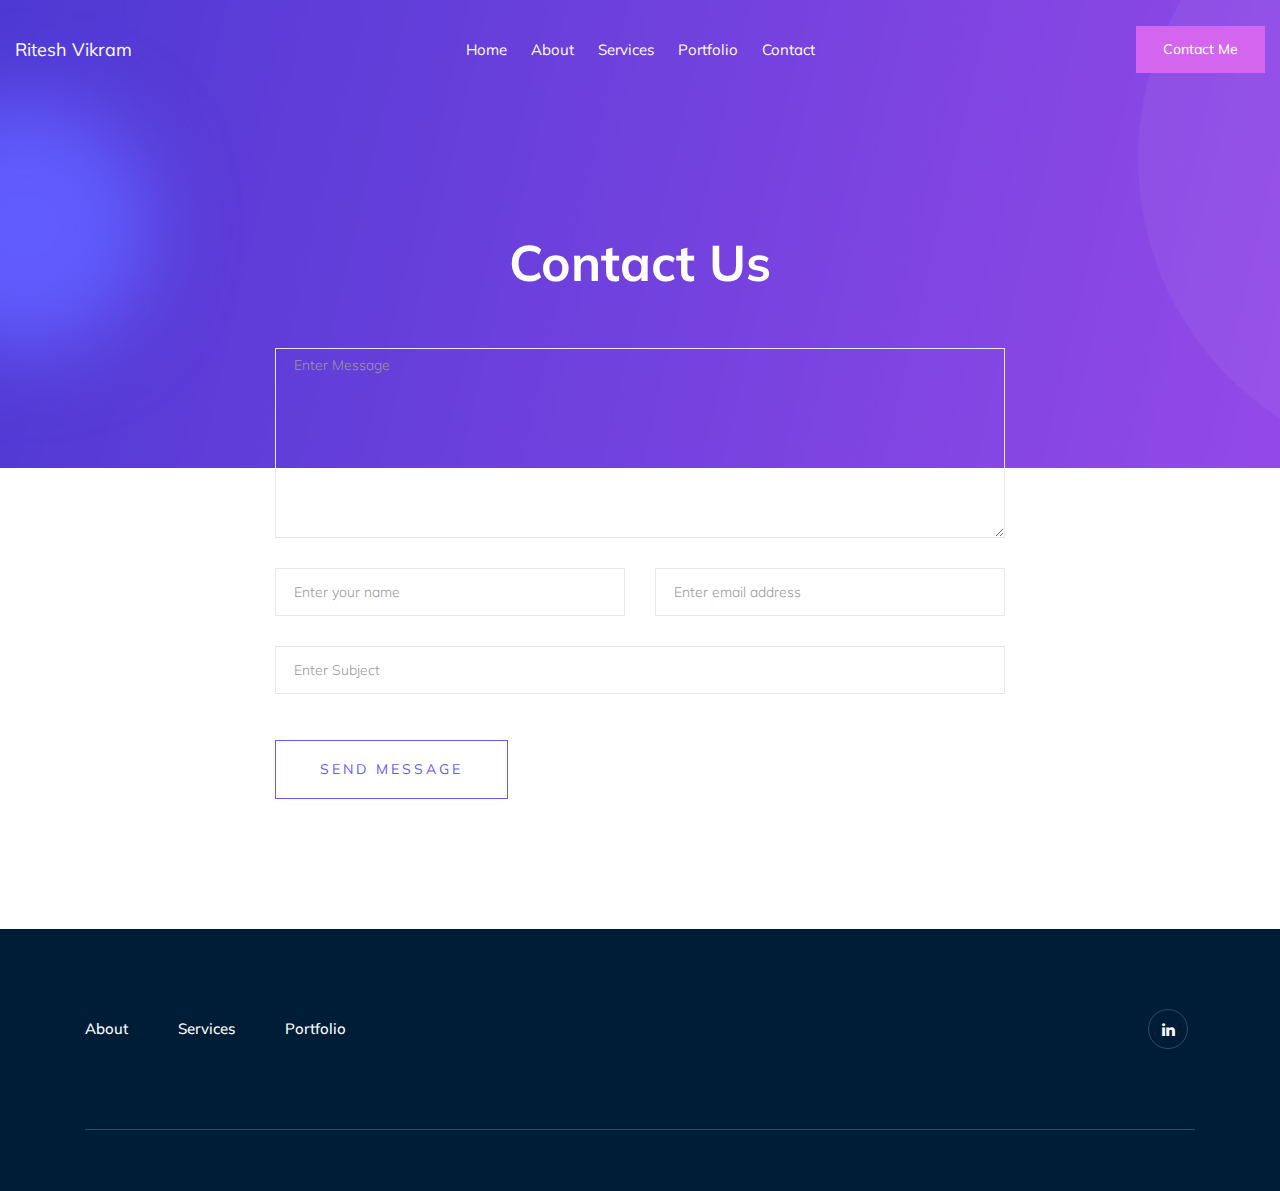
<file: contact.html>
<!doctype html>
<html class="no-js" lang="zxx">

<head>
    <meta charset="utf-8">
    <meta http-equiv="x-ua-compatible" content="ie=edge">
    <title>Ritesh Vikram</title>
    <meta name="description" content="">
    <meta name="viewport" content="width=device-width, initial-scale=1">

    <!-- <link rel="manifest" href="site.webmanifest"> -->
    <!-- Place favicon.ico in the root directory -->

    <!-- CSS here -->
    <link rel="stylesheet" href="css/bootstrap.min.css">
    <link rel="stylesheet" href="css/owl.carousel.min.css">
    <link rel="stylesheet" href="css/magnific-popup.css">
    <link rel="stylesheet" href="css/font-awesome.min.css">
    <link rel="stylesheet" href="css/themify-icons.css">
    <link rel="stylesheet" href="css/nice-select.css">
    <link rel="stylesheet" href="css/flaticon.css">
    <link rel="stylesheet" href="css/gijgo.css">
    <link rel="stylesheet" href="css/animate.min.css">
    <link rel="stylesheet" href="css/slick.css">
    <link rel="stylesheet" href="css/slicknav.css">
    <link rel="stylesheet" href="css/style.css">
    <!-- <link rel="stylesheet" href="css/responsive.css"> -->
</head>

<body>
    <!--[if lte IE 9]>
            <p class="browserupgrade">You are using an <strong>outdated</strong> browser. Please <a href="https://browsehappy.com/">upgrade your browser</a> to improve your experience and security.</p>
        <![endif]-->

    <!-- header-start -->
    <header>
        <div class="header-area ">
            <div id="sticky-header" class="main-header-area">
                <div class="container-fluid">
                    <div class="row align-items-center">
                        <div class="col-xl-3 col-lg-2">
                            <div class="logo" >
                                <a href="index.html" style="color: white; font: bold; font-size: large;">
                                    Ritesh Vikram
                                </a>
                            </div>
                        </div>
                        <div class="col-xl-6 col-lg-7">
                            <div class="main-menu  d-none d-lg-block">
                                <nav>
                                    <ul id="navigation">
                                        <li><a class="active" href="index.html">home</a></li>
                                        <li><a href="#about">About</a></li>
                                        <li><a href="#services">Services</a></li>
                                        <li><a href="portfolio.html">Portfolio</a></li>
                                        <li><a href="contact.html">Contact</a></li>
                                    </ul>
                                </nav>
                            </div>
                        </div>
                        <div class="col-xl-3 col-lg-3 d-none d-lg-block">
                            <div class="Appointment">
                                <div class="book_btn d-none d-lg-block">
                                    <a  href="#">Contact Me</a>
                                </div>
                            </div>
                        </div>
                        <div class="col-12">
                            <div class="mobile_menu d-block d-lg-none"></div>
                        </div>
                    </div>
                </div>
            </div>
        </div>
    </header>
    <!-- header-end -->

    <!-- bradcam_area  -->
    <div class="bradcam_area bradcam_bg_1">
        <div class="container">
            <div class="row">
                <div class="col-xl-12">
                    <div class="bradcam_text text-center">
                        <h3>Contact Us</h3>
                    </div>
                </div>
            </div>
        </div>
    </div>
    <!-- /bradcam_area  -->

  <!-- ================ contact section start ================= -->
  <section class="contact-section section_padding">
    <div class="container">
      <div class="row" style="justify-content: center; align-items: center;">
        <div class="col-lg-8">
          <form class="form-contact contact_form" action="contact_process.php" method="post" id="contactForm" novalidate="novalidate">
            <div class="row">
              <div class="col-12">
                <div class="form-group">
                  
                    <textarea class="form-control w-100" name="message" id="message" cols="30" rows="9" onfocus="this.placeholder = ''" onblur="this.placeholder = 'Enter Message'" placeholder = 'Enter Message' style="color: white;"></textarea>
                </div>
              </div>
              <div class="col-sm-6">
                <div class="form-group">
                  <input class="form-control" name="name" id="name" type="text" onfocus="this.placeholder = ''" onblur="this.placeholder = 'Enter your name'" placeholder = 'Enter your name'>
                </div>
              </div>
              <div class="col-sm-6">
                <div class="form-group">
                  <input class="form-control" name="email" id="email" type="email" onfocus="this.placeholder = ''" onblur="this.placeholder = 'Enter email address'" placeholder = 'Enter email address'>
                </div>
              </div>
              <div class="col-12">
                <div class="form-group">
                  <input class="form-control" name="subject" id="subject" type="text" onfocus="this.placeholder = ''" onblur="this.placeholder = 'Enter Subject'" placeholder = 'Enter Subject'>
                </div>
              </div>
            </div>
            <div class="form-group mt-3">
              <button type="submit" class="button button-contactForm btn_4 boxed-btn">Send Message</button>
            </div>
          </form>
        </div>
      </div>
    </div>
  </section>
  <!-- ================ contact section end ================= -->

    <!-- footer start -->
    <footer class="footer">
        <div class="footer_top">
            <div class="container">
                <div class="row align-items-center">
                    <div class="col-xl-6 col-md-6">
                        <div class="menu_links">
                            <ul>
                                <li><a href="#about">About</a></li>
                                <li><a href="#services">Services</a></li>
                                <li><a href="portfolio.html">Portfolio</a></li>
                            </ul>
                        </div>
                    </div>
                    <div class="col-xl-6 col-md-6">
                        <div class="socail_links">
                            <ul>
                            <!--<li><a href="#"> <i class="fa fa-facebook"></i> </a></li>
                                <li><a href="#"> <i class="fa fa-twitter"></i> </a></li>
                                <li><a href="#"> <i class="fa fa-google-plus"></i> </a></li>
                            --><li><a href="https://www.linkedin.com/in/riteshvikram/" target="_blank"> <i class="fa fa-linkedin"></i> </a></li>
                                </ul>
                        </div>
                    </div>
                </div>
            </div>
        </div>
        <div class="copy-right_text">
            <div class="container">
                <div class="footer_border"></div>
                <div class="row">
                    <div class="col-xl-12">
                        <p class="copy_right text-center">
                            <!-- Link back to Colorlib can't be removed. Template is licensed under CC BY 3.0. -->

<!-- Link back to Colorlib can't be removed. Template is licensed under CC BY 3.0. -->
                        </p>
                    </div>
                </div>
            </div>
        </div>
    </footer>
    <!--/ footer end  -->

  <!-- JS here -->
  <script src="js/vendor/modernizr-3.5.0.min.js"></script>
  <script src="js/vendor/jquery-1.12.4.min.js"></script>
  <script src="js/popper.min.js"></script>
  <script src="js/bootstrap.min.js"></script>
  <script src="js/owl.carousel.min.js"></script>
  <script src="js/isotope.pkgd.min.js"></script>
  <script src="js/ajax-form.js"></script>
  <script src="js/waypoints.min.js"></script>
  <script src="js/jquery.counterup.min.js"></script>
  <script src="js/imagesloaded.pkgd.min.js"></script>
  <script src="js/scrollIt.js"></script>
  <script src="js/jquery.scrollUp.min.js"></script>
  <script src="js/wow.min.js"></script>
  <script src="js/nice-select.min.js"></script>
  <script src="js/jquery.slicknav.min.js"></script>
  <script src="js/jquery.magnific-popup.min.js"></script>
  <script src="js/plugins.js"></script>
  <script src="js/gijgo.min.js"></script>

  <!--contact js-->
  <script src="js/contact.js"></script>
  <script src="js/jquery.ajaxchimp.min.js"></script>
  <script src="js/jquery.form.js"></script>
  <script src="js/jquery.validate.min.js"></script>
  <script src="js/mail-script.js"></script>

  <script src="js/main.js"></script>
</body>

</html>
</file>
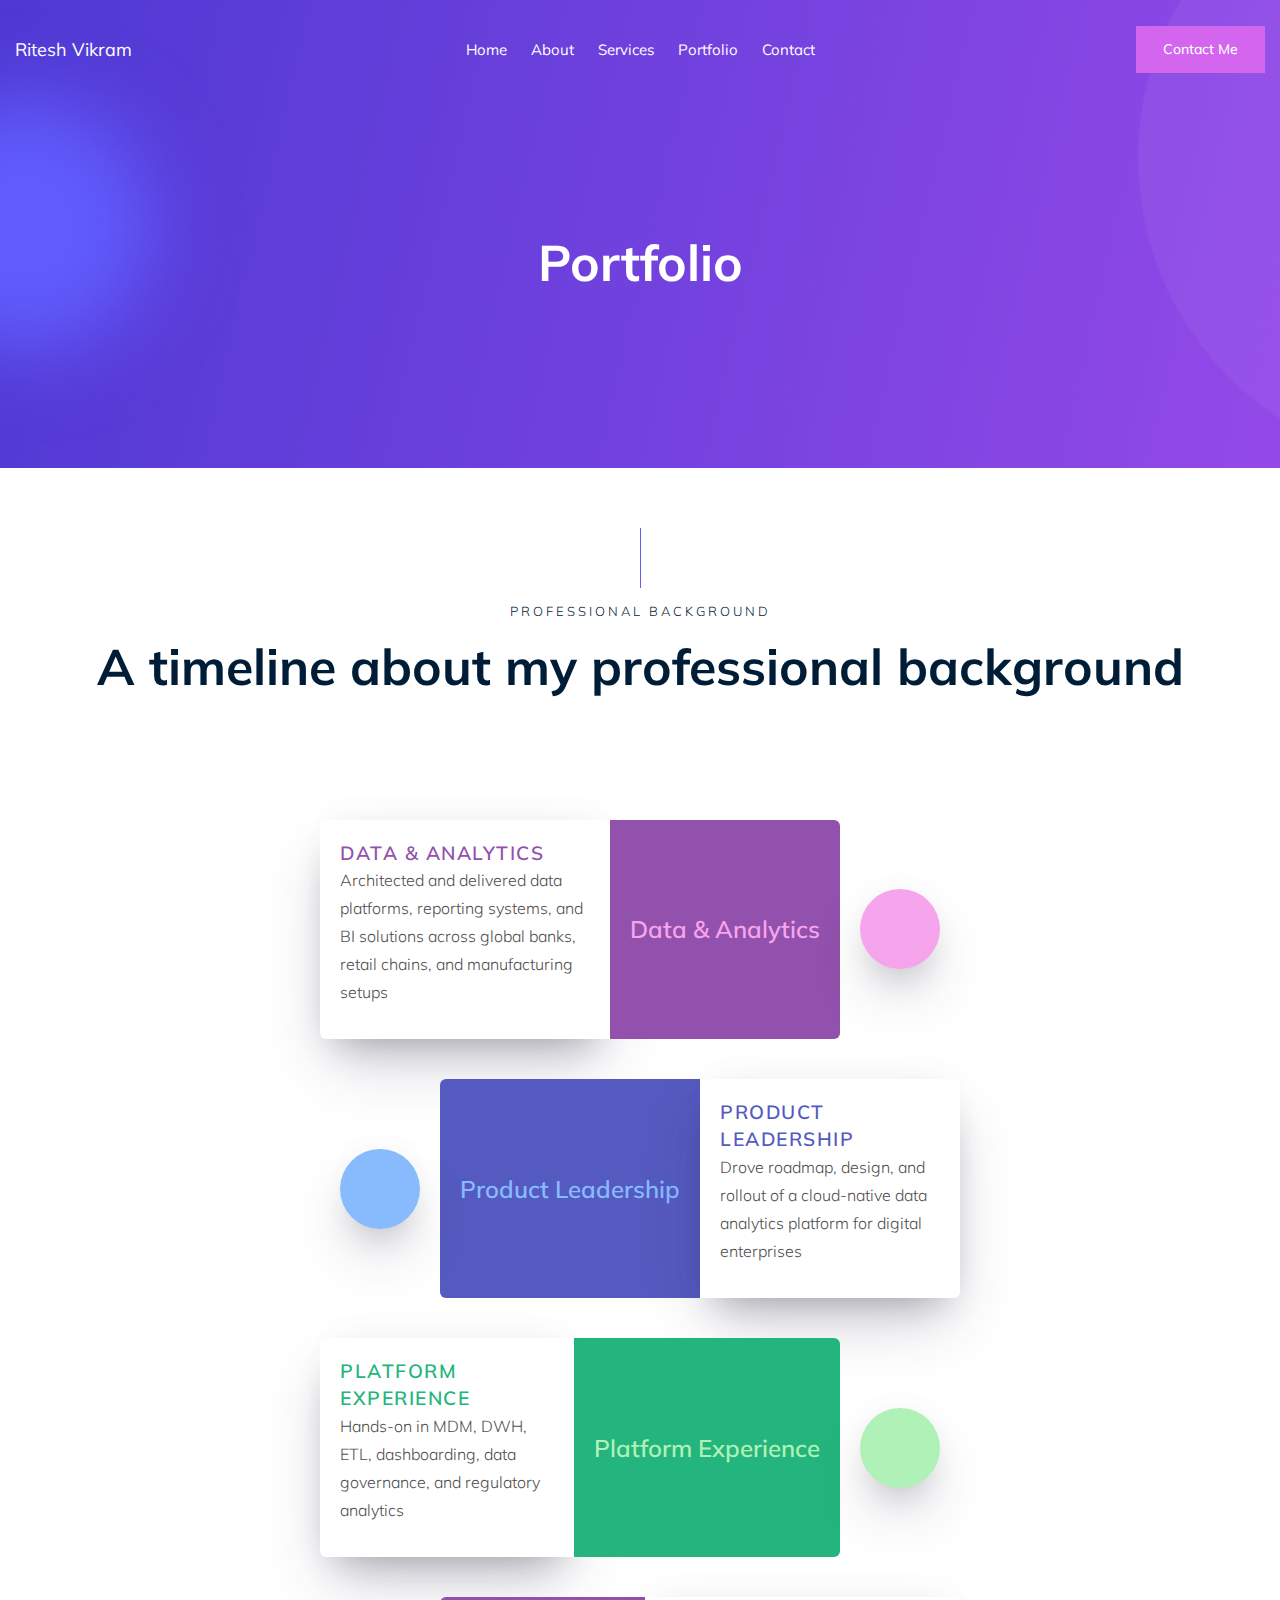
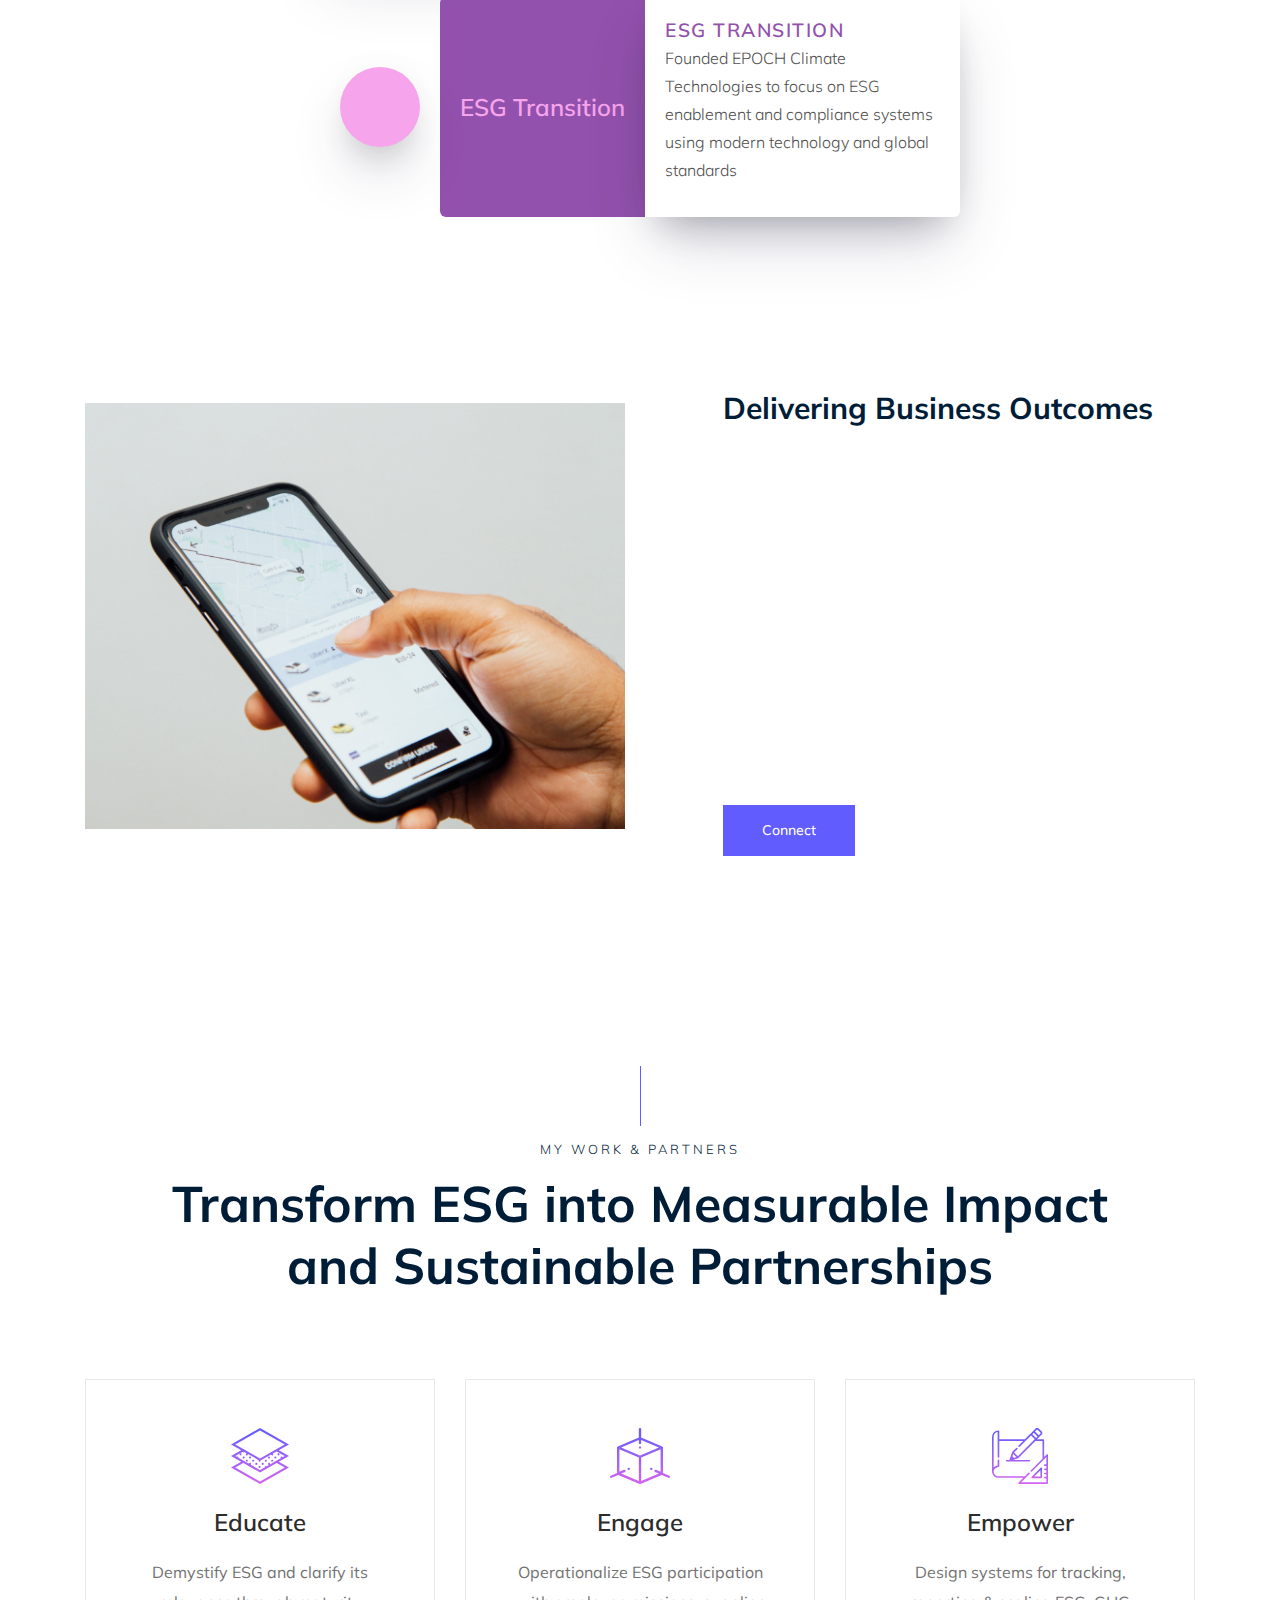
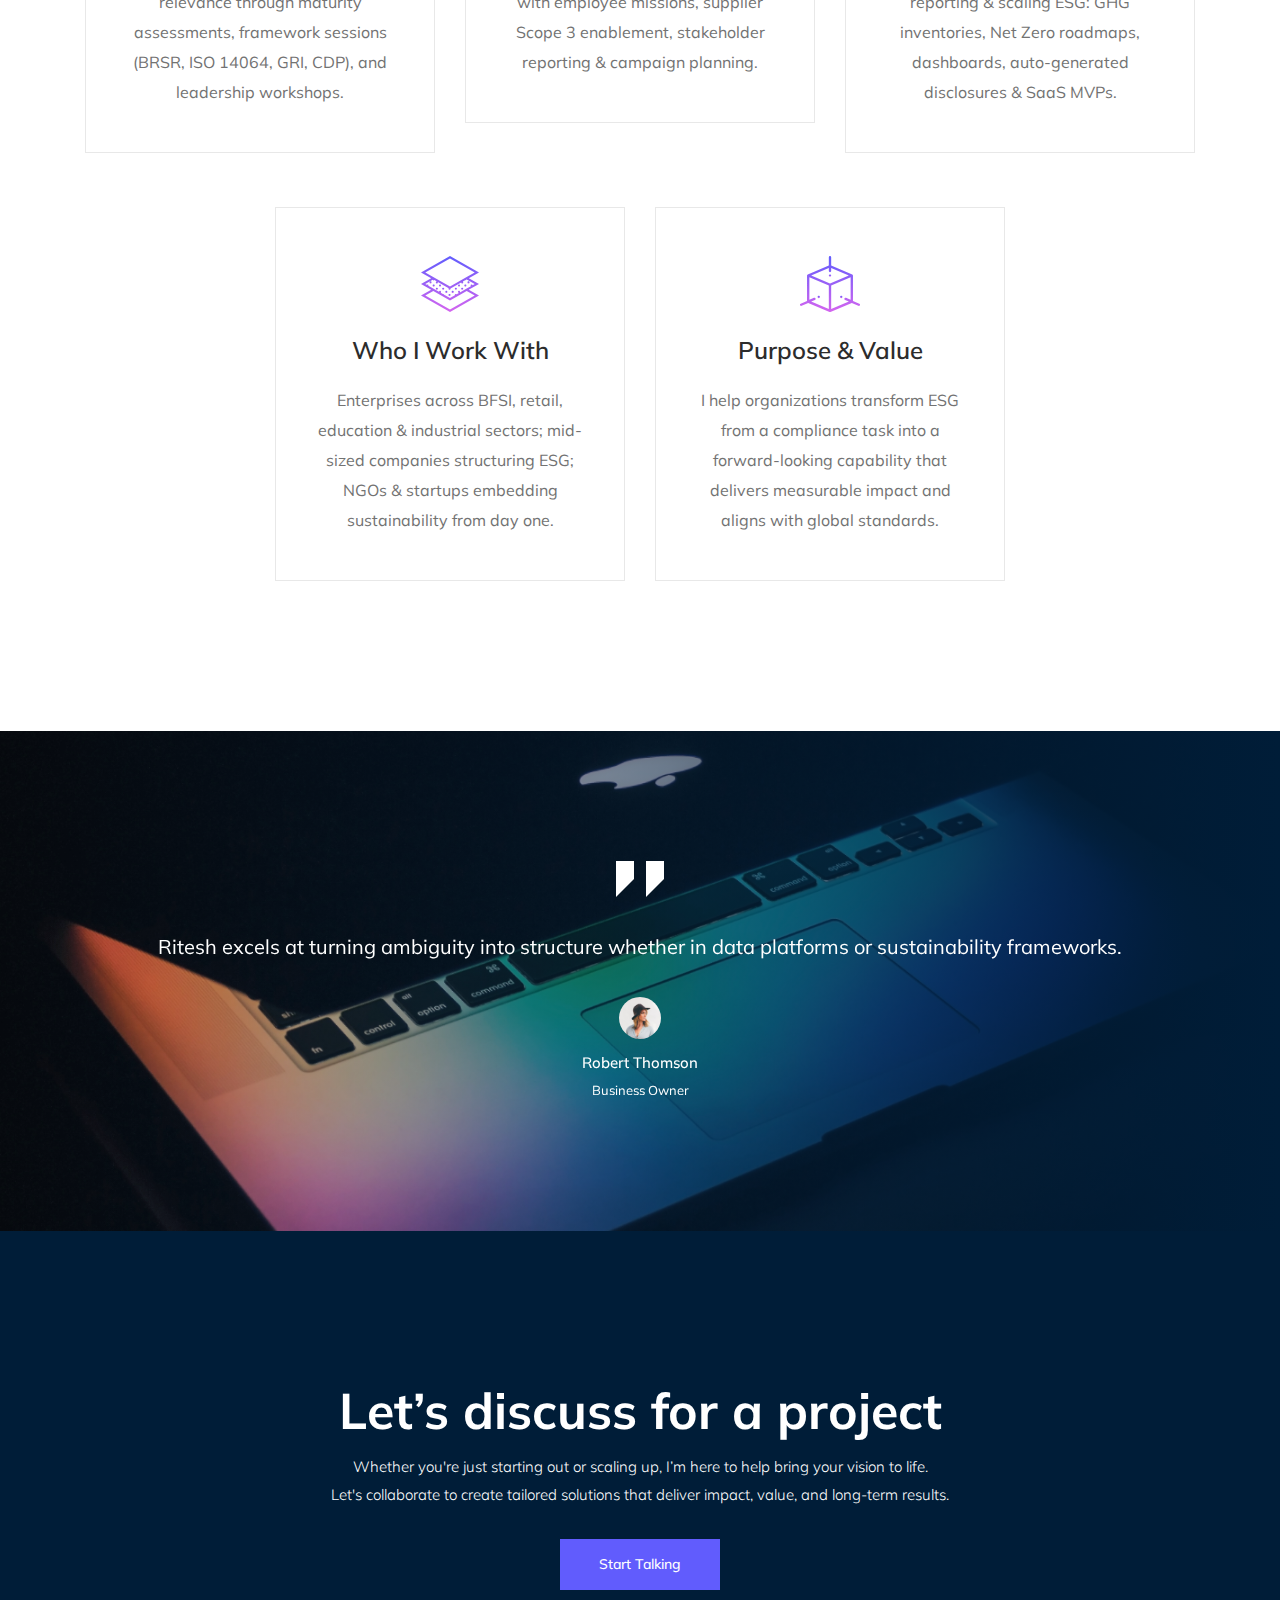
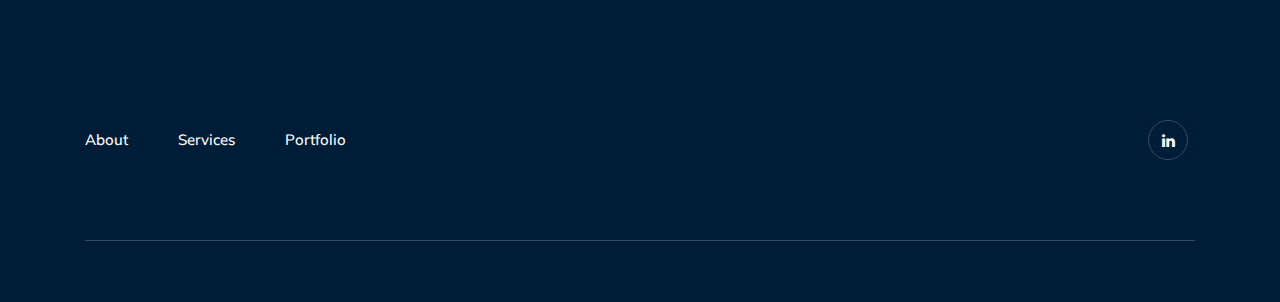
<file: portfolio.html>
<!doctype html>
<html class="no-js" lang="zxx">

<head>
    <meta charset="utf-8">
    <meta http-equiv="x-ua-compatible" content="ie=edge">
    <title>Ritesh Vikram</title>
    <meta name="description" content="">
    <meta name="viewport" content="width=device-width, initial-scale=1">

    <!-- <link rel="manifest" href="site.webmanifest"> -->
    <!-- Place favicon.ico in the root directory -->

    <!-- CSS here -->
    <link rel="stylesheet" href="css/bootstrap.min.css">
    <link rel="stylesheet" href="css/owl.carousel.min.css">
    <link rel="stylesheet" href="css/magnific-popup.css">
    <link rel="stylesheet" href="css/font-awesome.min.css">
    <link rel="stylesheet" href="css/themify-icons.css">
    <link rel="stylesheet" href="css/nice-select.css">
    <link rel="stylesheet" href="css/flaticon.css">
    <link rel="stylesheet" href="css/gijgo.css">
    <link rel="stylesheet" href="css/animate.min.css">
    <link rel="stylesheet" href="css/slick.css">
    <link rel="stylesheet" href="css/slicknav.css">
    <link rel="stylesheet" href="css/style.css">
    <!-- <link rel="stylesheet" href="css/responsive.css"> -->
</head>

<body>
    <!--[if lte IE 9]>
            <p class="browserupgrade">You are using an <strong>outdated</strong> browser. Please <a href="https://browsehappy.com/">upgrade your browser</a> to improve your experience and security.</p>
        <![endif]-->

    <!-- header-start -->
    <header>
        <div class="header-area ">
            <div id="sticky-header" class="main-header-area">
                <div class="container-fluid">
                    <div class="row align-items-center">
                        <div class="col-xl-3 col-lg-2">
                            <div class="logo" >
                                <a href="index.html" style="color: white; font: bold; font-size: large;">
                                    Ritesh Vikram
                                </a>
                            </div>
                        </div>
                        <div class="col-xl-6 col-lg-7">
                            <div class="main-menu  d-none d-lg-block">
                                <nav>
                                    <ul id="navigation">
                                        <li><a class="active" href="index.html">home</a></li>
                                        <li><a href="#about">About</a></li>
                                        <li><a href="#services">Services</a></li>
                                        <li><a href="portfolio.html">Portfolio</a></li>
                                        <li><a href="contact.html">Contact</a></li>
                                    </ul>
                                </nav>
                            </div>
                        </div>
                        <div class="col-xl-3 col-lg-3 d-none d-lg-block">
                            <div class="Appointment">
                                <div class="book_btn d-none d-lg-block">
                                    <a  href="#">Contact Me</a>
                                </div>
                            </div>
                        </div>
                        <div class="col-12">
                            <div class="mobile_menu d-block d-lg-none"></div>
                        </div>
                    </div>
                </div>
            </div>
        </div>
    </header>
    <!-- header-end -->

    <!-- bradcam_area  -->
    <div class="bradcam_area bradcam_bg_1">
        <div class="container">
            <div class="row">
                <div class="col-xl-12">
                    <div class="bradcam_text text-center">
                        <h3>Portfolio</h3>
                    </div>
                </div>
            </div>
        </div>
    </div>
    <!-- /bradcam_area  -->

    <!-- professional_area  -->
    <div class="service_area">
        <div class="container">
            <div class="row">
                <div class="col-xl-12">
                    <div class="section_title text-center mb-65">
                        <span>Professional Background</span>
                        <h3>A timeline about my professional background</h3>
                    </div>
                </div>
            </div>
            <div class="timeline"> 
              <div class="timeline__event  animated fadeInUp delay-3s timeline__event--type1">
                <div class="timeline__event__icon ">
                  <i class="lni-cake"></i>
                
                </div>
                <div class="timeline__event__date">
                  Data & Analytics
                </div>
                <div class="timeline__event__content ">
                  <div class="timeline__event__title">
                    Data & Analytics
                  </div>
                  <div class="timeline__event__description">
                    <p>Architected and delivered data platforms, reporting systems, and BI solutions across global banks, retail chains, and manufacturing setups</p>
                  </div>
                </div>
              </div>
              <div class="timeline__event animated fadeInUp delay-2s timeline__event--type2">
                <div class="timeline__event__icon">
                  <i class="lni-burger"></i>
                
                </div>
                <div class="timeline__event__date">
                  Product Leadership
                </div>
                <div class="timeline__event__content">
                  <div class="timeline__event__title">
                    Product Leadership
                  </div>
                  <div class="timeline__event__description">
                    <p>Drove roadmap, design, and rollout of a cloud-native data analytics platform for digital enterprises</p>
                  </div>
                </div>
              </div>
              <div class="timeline__event animated fadeInUp delay-1s timeline__event--type3">
                <div class="timeline__event__icon">
                  <i class="lni-slim"></i>
                
                </div>
                <div class="timeline__event__date">
                  Platform Experience
                </div>
                <div class="timeline__event__content">
                  <div class="timeline__event__title">
                    Platform Experience
                  </div>
                  <div class="timeline__event__description">
                    <p>Hands-on in MDM, DWH, ETL, dashboarding, data governance, and regulatory analytics</p>
                  </div>
                
                </div>
              </div>
              <div class="timeline__event animated fadeInUp timeline__event--type1">
                <div class="timeline__event__icon">
                  <i class="lni-cake"></i>
                
                </div>
                <div class="timeline__event__date">
                  ESG Transition
                </div>
                <div class="timeline__event__content">
                  <div class="timeline__event__title">
                    ESG Transition
                  </div>
                  <div class="timeline__event__description">
                    <p>Founded EPOCH Climate Technologies to focus on ESG enablement and compliance systems using modern technology and global standards</p>
                  </div>
                </div>
              </div>
            
            </div>
        </div>
    </div>
    <!--/ professional_area  -->

<!-- business_outcome_area -->
<div class="project_area">
  <div class="container">
    <div class="row align-items-center">
      <!-- Left: Image -->
      <div class="col-xl-6">
        <div class="projects_thumb">
          <img src="img/about/projects.png" alt="Business Outcomes Delivered">
        </div>
      </div>

      <!-- Right: Content -->
      <div class="col-xl-6">
        <div class="projects_info">
          <h3>Delivering Business Outcomes</h3>
          <ul class="business_outcomes_list">
            <li><strong>Regulatory Alignment</strong> – Stay audit-ready and meet frameworks like BRSR, GRI, CSRD</li>
            <li><strong>Cost & Carbon Efficiency</strong> – Identify reduction areas through data-backed planning</li>
            <li><strong>Data-Driven Communication</strong> – Track and report ESG metrics with confidence</li>
            <li><strong>Stakeholder Engagement</strong> – Involve employees, vendors, and partners in verifiable action</li>
            <li><strong>Digital Maturity</strong> – Scale ESG operations with reliable tools, not spreadsheets</li>
          </ul>
          <a href="contact.html" class="boxed-btn3">Connect</a>
        </div>
      </div>
    </div>
  </div>
</div>
<!-- /business_outcome_area -->

<!-- what_i_do_and_who_i_work_with -->
<div class="service_area">
    <div class="container">
        <div class="row">
            <div class="col-xl-12">
                <div class="section_title text-center mb-65">
                    <span>My Work & Partners</span>
                    <h3>Transform ESG into Measurable Impact<br>and Sustainable Partnerships</h3>
                </div>
            </div>
        </div>
        <div class="row">
            <!-- Educate -->
            <div class="col-xl-4 col-md-4">
                <div class="single_service text-center">
                    <div class="icon">
                        <img src="img/svg_icon/1.svg" alt="">
                    </div>
                    <h3>Educate</h3>
                    <p>Demystify ESG and clarify its relevance through maturity assessments, framework sessions (BRSR, ISO 14064, GRI, CDP), and leadership workshops.</p>
                </div>
            </div>

            <!-- Engage -->
            <div class="col-xl-4 col-md-4">
                <div class="single_service text-center">
                    <div class="icon">
                        <img src="img/svg_icon/3.svg" alt="">
                    </div>
                    <h3>Engage</h3>
                    <p>Operationalize ESG participation with employee missions, supplier Scope 3 enablement, stakeholder reporting & campaign planning.</p>
                </div>
            </div>

            <!-- Empower -->
            <div class="col-xl-4 col-md-4">
                <div class="single_service text-center">
                    <div class="icon">
                        <img src="img/svg_icon/2.svg" alt="">
                    </div>
                    <h3>Empower</h3>
                    <p>Design systems for tracking, reporting & scaling ESG: GHG inventories, Net Zero roadmaps, dashboards, auto-generated disclosures & SaaS MVPs.</p>
                </div>
            </div>
        </div>

        <div class="row mt-4">
            <!-- Who I Work With -->
            <div class="col-xl-4 col-md-4 offset-xl-2">
                <div class="single_service text-center">
                    <div class="icon">
                        <img src="img/svg_icon/1.svg" alt="">
                    </div>
                    <h3>Who I Work With</h3>
                    <p>Enterprises across BFSI, retail, education & industrial sectors; mid-sized companies structuring ESG; NGOs & startups embedding sustainability from day one.</p>
                </div>
            </div>

            <!-- Extra: Purpose or Value -->
            <div class="col-xl-4 col-md-4">
                <div class="single_service text-center">
                    <div class="icon">
                        <img src="img/svg_icon/3.svg" alt="">
                    </div>
                    <h3>Purpose & Value</h3>
                    <p>I help organizations transform ESG from a compliance task into a forward-looking capability that delivers measurable impact and aligns with global standards.</p>
                </div>
            </div>
        </div>
    </div>
</div>
<!--/ what_i_do_and_who_i_work_with -->


    <!-- testimonial_area  -->
    <div class="testimonial_area ">
            <div class="container">
                <div class="row">
                    <div class="col-xl-12">
                        <div class="testmonial_active owl-carousel">
                            <div class="single_carousel">
                                    <div class="single_testmonial text-center">
                                            <div class="quote">
                                                <img src="img/testmonial/quote.svg" alt="">
                                            </div>
                                            <p>Ritesh excels at turning ambiguity into structure <br> whether in data platforms or sustainability frameworks. </p>
                                            <div class="testmonial_author">
                                                <div class="thumb">
                                                        <img src="img/testmonial/thumb.png" alt="">
                                                </div>
                                                <h3>Robert Thomson</h3>
                                                <span>Business Owner</span>
                                            </div>
                                        </div>
                            </div>
                            <div class="single_carousel">
                                    <div class="single_testmonial text-center">
                                            <div class="quote">
                                                <img src="img/testmonial/quote.svg" alt="">
                                            </div>
                                            <p>His strength lies in bridging enterprise data architectures with <br> ESG strategy and implementation. </p>
                                            <div class="testmonial_author">
                                                <div class="thumb">
                                                        <img src="img/testmonial/thumb.png" alt="">
                                                </div>
                                                <h3>Robert Thomson</h3>
                                                <span>Business Owner</span>
                                            </div>
                                        </div>
                            </div>
                            <div class="single_carousel">
                                    <div class="single_testmonial text-center">
                                            <div class="quote">
                                                <img src="img/testmonial/quote.svg" alt="">
                                            </div>
                                            <p>He delivers rigor and repeatability — from risk reporting in <br> banks to carbon reduction planning in retail</p>
                                            <div class="testmonial_author">
                                                <div class="thumb">
                                                        <img src="img/testmonial/thumb.png" alt="">
                                                </div>
                                                <h3>Robert Thomson</h3>
                                                <span>Business Owner</span>
                                            </div>
                                        </div>
                            </div>
                        </div>
                    </div>
                </div>
            </div>
        </div>
        <!-- /testimonial_area  -->
    
    <div class="discuss_projects">
        <div class="container">
            <div class="row">
                <div class="col-xl-12">
                    <div class="project_text text-center">
                        <h3>Let’s discuss for a project</h3>
                        <p>Whether you're just starting out or scaling up, I’m here to help bring your vision to life. <br> Let's collaborate to create tailored solutions that deliver impact, value, and long-term results.</p>
                        <a class="boxed-btn3" href="contact.html">Start Talking</a>
                    </div>
                </div>
            </div>
        </div>
    </div>

    <!-- footer start -->
    <footer class="footer">
        <div class="footer_top">
            <div class="container">
                <div class="row align-items-center">
                    <div class="col-xl-6 col-md-6">
                        <div class="menu_links">
                            <ul>
                                <li><a href="#about">About</a></li>
                                <li><a href="#services">Services</a></li>
                                <li><a href="portfolio.html">Portfolio</a></li>
                            </ul>
                        </div>
                    </div>
                    <div class="col-xl-6 col-md-6">
                        <div class="socail_links">
                            <ul>
                            <!--<li><a href="#"> <i class="fa fa-facebook"></i> </a></li>
                                <li><a href="#"> <i class="fa fa-twitter"></i> </a></li>
                                <li><a href="#"> <i class="fa fa-google-plus"></i> </a></li>
                            --><li><a href="https://www.linkedin.com/in/riteshvikram/" target="_blank"> <i class="fa fa-linkedin"></i> </a></li>
                                </ul>
                        </div>
                    </div>
                </div>
            </div>
        </div>
        <div class="copy-right_text">
            <div class="container">
                <div class="footer_border"></div>
                <div class="row">
                    <div class="col-xl-12">
                        <p class="copy_right text-center">
                            <!-- Link back to Colorlib can't be removed. Template is licensed under CC BY 3.0. -->

<!-- Link back to Colorlib can't be removed. Template is licensed under CC BY 3.0. -->
                        </p>
                    </div>
                </div>
            </div>
        </div>
    </footer>
    <!--/ footer end  -->

    <!-- JS here -->
    <script src="js/vendor/modernizr-3.5.0.min.js"></script>
    <script src="js/vendor/jquery-1.12.4.min.js"></script>
    <script src="js/popper.min.js"></script>
    <script src="js/bootstrap.min.js"></script>
    <script src="js/owl.carousel.min.js"></script>
    <script src="js/isotope.pkgd.min.js"></script>
    <script src="js/ajax-form.js"></script>
    <script src="js/waypoints.min.js"></script>
    <script src="js/jquery.counterup.min.js"></script>
    <script src="js/imagesloaded.pkgd.min.js"></script>
    <script src="js/scrollIt.js"></script>
    <script src="js/jquery.scrollUp.min.js"></script>
    <script src="js/wow.min.js"></script>
    <script src="js/nice-select.min.js"></script>
    <script src="js/jquery.slicknav.min.js"></script>
    <script src="js/jquery.magnific-popup.min.js"></script>
    <script src="js/plugins.js"></script>
    <script src="js/gijgo.min.js"></script>

    <!--contact js-->
    <script src="js/contact.js"></script>
    <script src="js/jquery.ajaxchimp.min.js"></script>
    <script src="js/jquery.form.js"></script>
    <script src="js/jquery.validate.min.js"></script>
    <script src="js/mail-script.js"></script>

    <script src="js/main.js"></script>
    <script>
        function isElementInViewport(el) {
          const rect = el.getBoundingClientRect();
          return rect.top <= window.innerHeight && rect.bottom >= 0;
        }
        
        function animateBusinessOutcomes() {
          const section = document.querySelector('.project_area');
          if (isElementInViewport(section)) {
            section.classList.add('active');
            window.removeEventListener('scroll', animateBusinessOutcomes);
          }
        }
        
        window.addEventListener('scroll', animateBusinessOutcomes);
    </script>
</body>

</html>
</file>
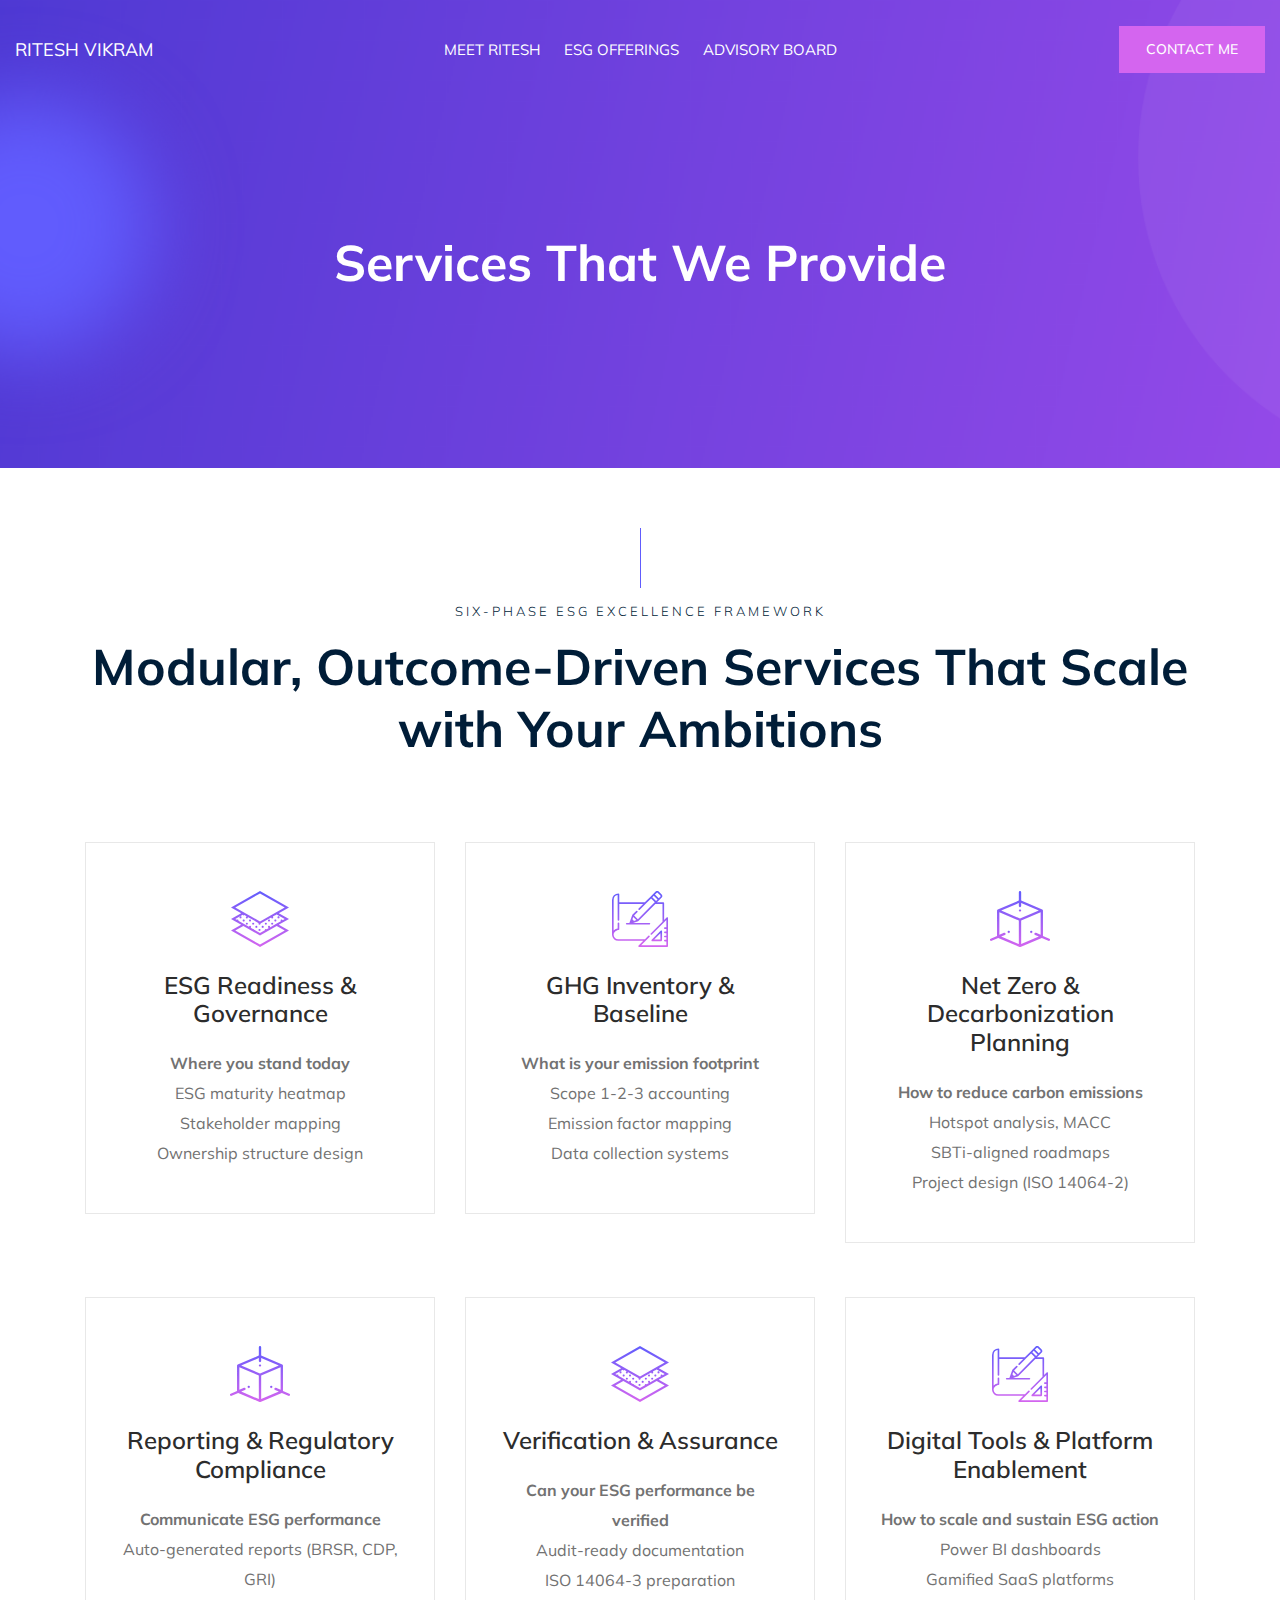
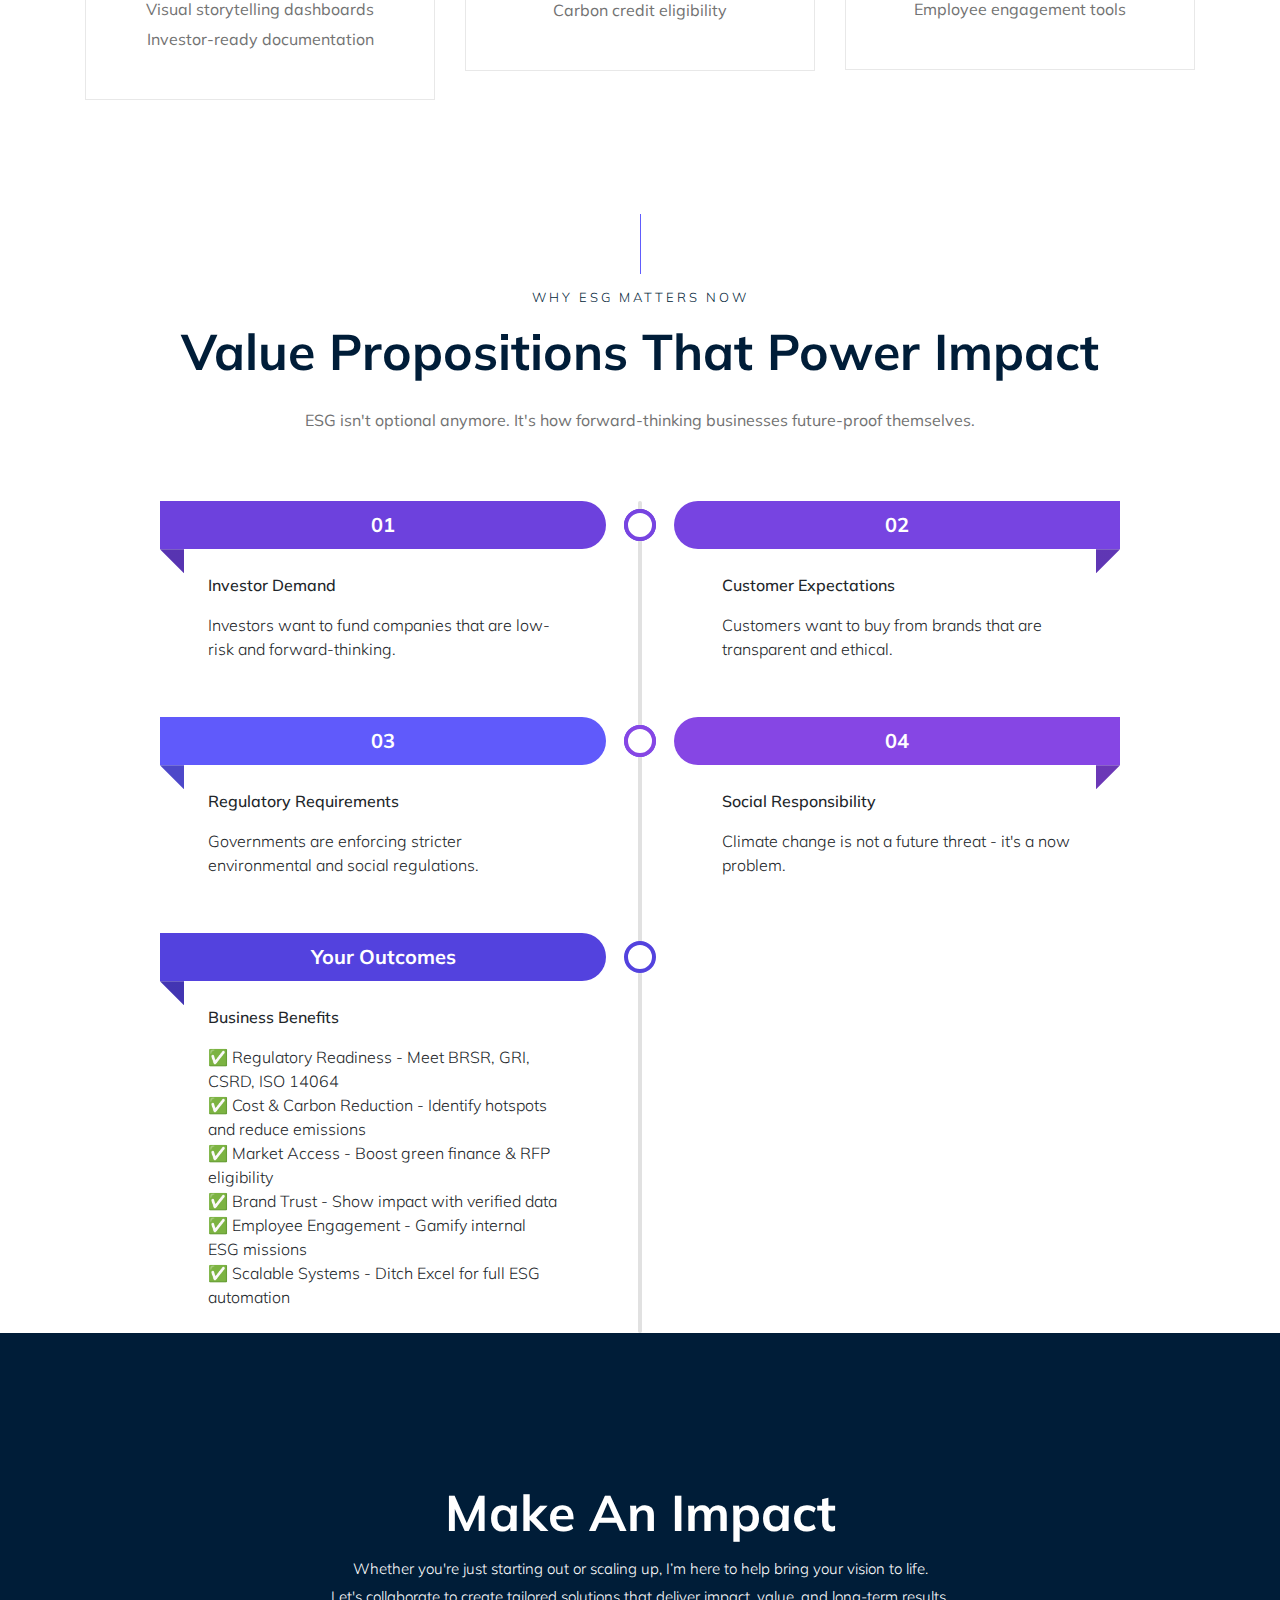
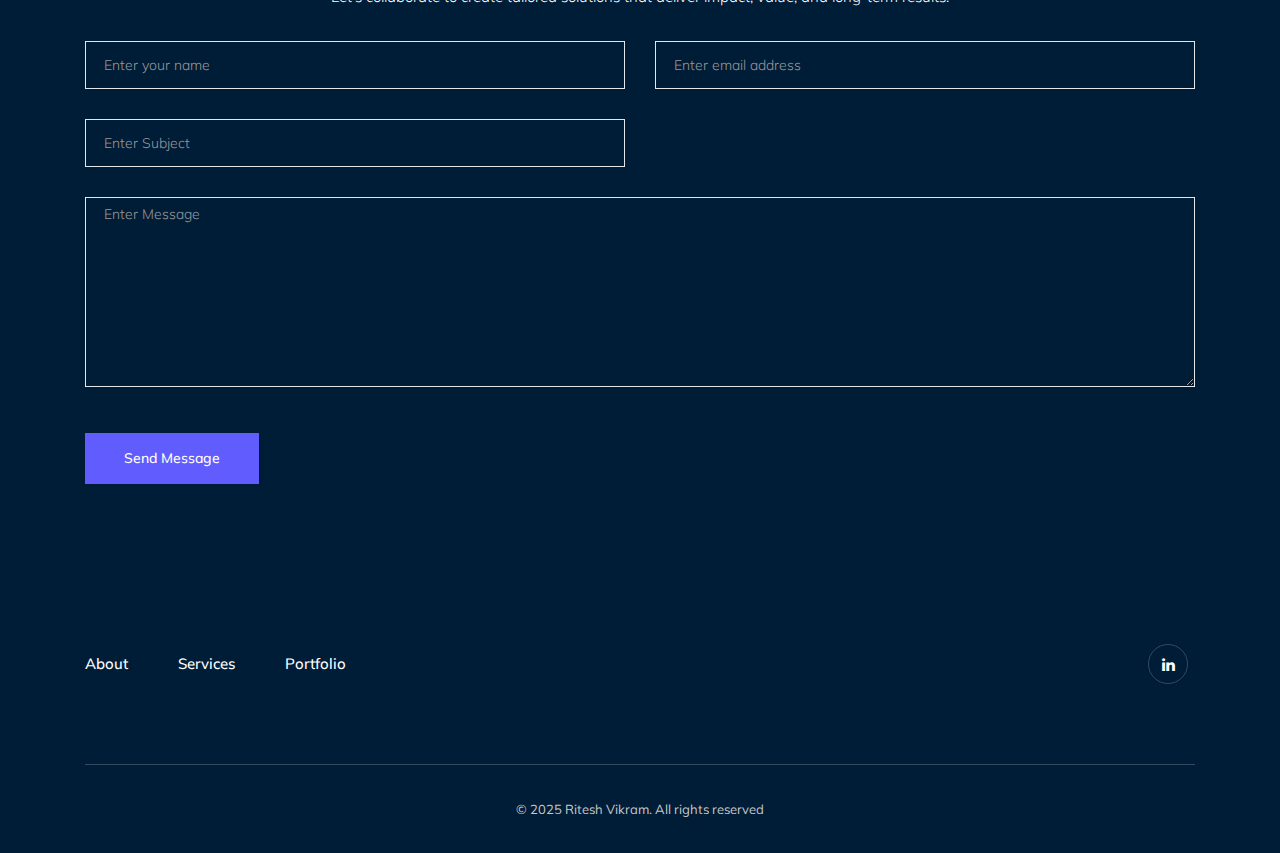
<file: services.html>
<!doctype html>
<html class="no-js" lang="zxx">

<head>
    <meta charset="utf-8">
    <meta http-equiv="x-ua-compatible" content="ie=edge">
    <title>Ritesh Vikram</title>
    <meta name="description" content="">
    <meta name="viewport" content="width=device-width, initial-scale=1">

    <!-- <link rel="manifest" href="site.webmanifest"> -->
    <!-- Place favicon.ico in the root directory -->

    <!-- CSS here -->
    <link rel="stylesheet" href="css/bootstrap.min.css">
    <link rel="stylesheet" href="css/owl.carousel.min.css">
    <link rel="stylesheet" href="css/magnific-popup.css">
    <link rel="stylesheet" href="css/font-awesome.min.css">
    <link rel="stylesheet" href="css/themify-icons.css">
    <link rel="stylesheet" href="css/nice-select.css">
    <link rel="stylesheet" href="css/flaticon.css">
    <link rel="stylesheet" href="css/gijgo.css">
    <link rel="stylesheet" href="css/animate.min.css">
    <link rel="stylesheet" href="css/slick.css">
    <link rel="stylesheet" href="css/slicknav.css">
    <link rel="stylesheet" href="css/style.css">
    <!-- <link rel="stylesheet" href="css/responsive.css"> -->
</head>

<body>
    <!--[if lte IE 9]>
            <p class="browserupgrade">You are using an <strong>outdated</strong> browser. Please <a href="https://browsehappy.com/">upgrade your browser</a> to improve your experience and security.</p>
        <![endif]-->

    <!-- header-start -->
    <header>
        <div class="header-area ">
            <div id="sticky-header" class="main-header-area">
                <div class="container-fluid">
                    <div class="row align-items-center">
                        <div class="col-xl-3 col-lg-2">
                            <div class="logo" >
                                <a href="index.html" style="color: white; font: bold; font-size: large;">
                                    RITESH VIKRAM
                                </a>
                            </div>
                        </div>
                        <div class="col-xl-6 col-lg-7">
                            <div class="main-menu  d-none d-lg-block">
                                <nav>
                                    <ul id="navigation">
                                        <li><a href="portfolio.html">MEET RITESH</a></li>
                                        <li><a href="services.html">ESG OFFERINGS</a></li>
                                        <li><a href="advisory.html">ADVISORY BOARD</a></li>
                                    </ul>
                                </nav>
                            </div>
                        </div>
                        <div class="col-xl-3 col-lg-3 d-none d-lg-block">
                            <div class="Appointment">
                                <div class="book_btn d-none d-lg-block">
                                    <a  href="contact.html">CONTACT ME</a>
                                </div>
                            </div>
                        </div>
                        <div class="col-12">
                            <div class="mobile_menu d-block d-lg-none"></div>
                        </div>
                    </div>
                </div>
            </div>
        </div>
    </header>
    <!-- header-end -->

    <!-- bradcam_area  -->
    <div class="bradcam_area bradcam_bg_1">
        <div class="container">
            <div class="row">
                <div class="col-xl-12">
                    <div class="bradcam_text text-center">
                        <h3>Services That We Provide</h3>
                    </div>
                </div>
            </div>
        </div>
    </div>
    <!-- /bradcam_area  -->

<!-- service_area  -->
<div class="service_area" id="services">
  <div class="container">
    <div class="row">
      <div class="col-xl-12">
        <div class="section_title text-center mb-65">
          <span class="service_visible">Six-Phase ESG Excellence Framework</span>
          <h3 class="service_visible">Modular, Outcome-Driven Services That Scale with Your Ambitions</h3>
        </div>
      </div>
    </div>

    <div class="row">

      <!-- 1. ESG Readiness & Governance -->
      <div class="col-xl-4 col-md-6 mb-4">
        <div class="single_service text-center service_visible">
          <div class="icon">
            <img src="img/svg_icon/1.svg" alt="">
          </div>
          <h3>ESG Readiness & Governance</h3>
          <p>
            <strong>Where you stand today</strong><br>
            ESG maturity heatmap<br>
            Stakeholder mapping<br>
            Ownership structure design
          </p>
        </div>
      </div>

      <!-- 2. GHG Inventory & Baseline -->
      <div class="col-xl-4 col-md-6 mb-4">
        <div class="single_service text-center service_visible">
          <div class="icon">
            <img src="img/svg_icon/2.svg" alt="">
          </div>
          <h3>GHG Inventory & Baseline</h3>
          <p>
            <strong>What is your emission footprint</strong><br>
            Scope 1-2-3 accounting<br>
            Emission factor mapping<br>
            Data collection systems
          </p>
        </div>
      </div>

      <!-- 3. Net Zero & Decarbonization -->
      <div class="col-xl-4 col-md-6 mb-4">
        <div class="single_service text-center service_visible">
          <div class="icon">
            <img src="img/svg_icon/3.svg" alt="">
          </div>
          <h3>Net Zero & Decarbonization Planning</h3>
          <p>
            <strong>How to reduce carbon emissions</strong><br>
            Hotspot analysis, MACC<br>
            SBTi-aligned roadmaps<br>
            Project design (ISO 14064-2)
          </p>
        </div>
      </div>

      <!-- 4. Reporting & Compliance -->
      <div class="col-xl-4 col-md-6 mb-4">
        <div class="single_service text-center service_visible">
          <div class="icon">
            <img src="img/svg_icon/3.svg" alt="">
          </div>
          <h3>Reporting & Regulatory Compliance</h3>
          <p>
            <strong>Communicate ESG performance</strong><br>
            Auto-generated reports (BRSR, CDP, GRI)<br>
            Visual storytelling dashboards<br>
            Investor-ready documentation
          </p>
        </div>
      </div>

      <!-- 5. Verification & Assurance -->
      <div class="col-xl-4 col-md-6 mb-4">
        <div class="single_service text-center service_visible">
          <div class="icon">
            <img src="img/svg_icon/1.svg" alt="">
          </div>
          <h3>Verification & Assurance</h3>
          <p>
            <strong>Can your ESG performance be verified</strong><br>
            Audit-ready documentation<br>
            ISO 14064-3 preparation<br>
            Carbon credit eligibility
          </p>
        </div>
      </div>

      <!-- 6. Digital Tools & Enablement -->
      <div class="col-xl-4 col-md-6 mb-4">
        <div class="single_service text-center service_visible">
          <div class="icon">
            <img src="img/svg_icon/2.svg" alt="">
          </div>
          <h3>Digital Tools & Platform Enablement</h3>
          <p>
            <strong>How to scale and sustain ESG action</strong><br>
            Power BI dashboards<br>
            Gamified SaaS platforms<br>
            Employee engagement tools
          </p>
        </div>
      </div>

    </div>
  </div>
</div>
<!--/ service_area  -->

<!-- value_proposition_area  -->
<div class="esg_value_area">
  <div class="container">
    <div class="row">
      <div class="col-xl-12">
        <div class="section_title text-center mb-65">
          <span>Why ESG Matters Now</span>
          <h3>Value Propositions That Power Impact</h3>
          <p class="esg_subtitle">ESG isn't optional anymore. It's how forward-thinking businesses future-proof themselves.</p>
        </div>
      </div>
    </div>

    <ul class="esg_timeline">
      <li style="--accent-color:#6D41DD">
        <div class="date">01</div>
        <div class="title">Investor Demand</div>
        <div class="descr">Investors want to fund companies that are low-risk and forward-thinking.</div>
      </li>
      <li style="--accent-color:#7744E1">
        <div class="date">02</div>
        <div class="title">Customer Expectations</div>
        <div class="descr">Customers want to buy from brands that are transparent and ethical.</div>
      </li>
      <li style="--accent-color:#605AFB">
        <div class="date">03</div>
        <div class="title">Regulatory Requirements</div>
        <div class="descr">Governments are enforcing stricter environmental and social regulations.</div>
      </li>
      <li style="--accent-color:#8646E4">
        <div class="date">04</div>
        <div class="title">Social Responsibility</div>
        <div class="descr">Climate change is not a future threat - it's a now problem.</div>
      </li>
      <li style="--accent-color:#5342DE">
        <div class="date">Your Outcomes</div>
        <div class="title">Business Benefits</div>
        <div class="descr">
          ✅ Regulatory Readiness - Meet BRSR, GRI, CSRD, ISO 14064<br>
          ✅ Cost & Carbon Reduction - Identify hotspots and reduce emissions<br>
          ✅ Market Access - Boost green finance & RFP eligibility<br>
          ✅ Brand Trust - Show impact with verified data<br>
          ✅ Employee Engagement - Gamify internal ESG missions<br>
          ✅ Scalable Systems - Ditch Excel for full ESG automation
        </div>
      </li>
    </ul>
  </div>
</div>
<!--/ value_proposition_area  -->

    <div class="discuss_projects">
        <div class="container">
            <div class="row">
                <div class="col-xl-12">
                    <div class="project_text text-center">
                        <h3>Make An Impact</h3>
                        <p>Whether you're just starting out or scaling up, I’m here to help bring your vision to life. <br>Let's collaborate to create tailored solutions that deliver impact, value, and long-term results.</p>
                    
                        <!--Contact form-->
                      <form class="form-contact contact_form" action="https://formspree.io/f/mblykklr" method="POST" novalidate="novalidate">
                        <div class="row">
                          <div class="col-sm-6">
                            <div class="form-group">
                              <input class="form-control" name="name" id="name" type="text" onfocus="this.placeholder = ''" onblur="this.placeholder = 'Enter your name'" placeholder = 'Enter your name'>
                            </div>
                          </div>
                          <div class="col-sm-6">
                            <div class="form-group">
                              <input class="form-control" name="email" id="email" type="email" onfocus="this.placeholder = ''" onblur="this.placeholder = 'Enter email address'" placeholder = 'Enter email address'>
                            </div>
                          </div>
                          <div class="col-sm-6">
                            <div class="form-group">
                              <input class="form-control" name="subject" id="subject" type="text" onfocus="this.placeholder = ''" onblur="this.placeholder = 'Enter Subject'" placeholder = 'Enter Subject'>
                            </div>
                          </div>
                          <div class="col-12">
                            <div class="form-group">
                                <textarea class="form-control w-100" name="message" id="message" cols="30" rows="9" onfocus="this.placeholder = ''" onblur="this.placeholder = 'Enter Message'" placeholder = 'Enter Message' style="color: white;"></textarea>
                            </div>
                          </div>
                        </div>
                        <div class="form-group mt-3" style="text-align: start;">
                          <button type="submit" class="boxed-btn3">Send Message</button>
                        </div>
                      </form>
                    <!--/ Contact form-->
                    </div>
                </div>
            </div>
        </div>
    </div>

    <!-- footer start -->
    <footer class="footer">
        <div class="footer_top">
            <div class="container">
                <div class="row align-items-center">
                    <div class="col-xl-6 col-md-6">
                        <div class="menu_links">
                            <ul>
                                <li><a href="#about">About</a></li>
                                <li><a href="#services">Services</a></li>
                                <li><a href="portfolio.html">Portfolio</a></li>
                            </ul>
                        </div>
                    </div>
                    <div class="col-xl-6 col-md-6">
                        <div class="socail_links">
                            <ul>
                            <!--<li><a href="#"> <i class="fa fa-facebook"></i> </a></li>
                                <li><a href="#"> <i class="fa fa-twitter"></i> </a></li>
                                <li><a href="#"> <i class="fa fa-google-plus"></i> </a></li>
                            --><li><a href="https://www.linkedin.com/in/riteshvikram/" target="_blank"> <i class="fa fa-linkedin"></i> </a></li>
                                </ul>
                        </div>
                    </div>
                </div>
            </div>
        </div>
        <div class="copy-right_text">
            <div class="container">
                <div class="footer_border"></div>
                <div class="row">
                    <div class="col-xl-12">
                        <p class="copy_right text-center">
                            <!-- Link back to Colorlib can't be removed. Template is licensed under CC BY 3.0. -->
                            © 2025 Ritesh Vikram. All rights reserved
                            <!-- Link back to Colorlib can't be removed. Template is licensed under CC BY 3.0. -->
                        </p>
                    </div>
                </div>
            </div>
        </div>
    </footer>
    <!--/ footer end  -->


    <!-- JS here -->
    <script src="js/vendor/modernizr-3.5.0.min.js"></script>
    <script src="js/vendor/jquery-1.12.4.min.js"></script>
    <script src="js/popper.min.js"></script>
    <script src="js/bootstrap.min.js"></script>
    <script src="js/owl.carousel.min.js"></script>
    <script src="js/isotope.pkgd.min.js"></script>
    <script src="js/ajax-form.js"></script>
    <script src="js/waypoints.min.js"></script>
    <script src="js/jquery.counterup.min.js"></script>
    <script src="js/imagesloaded.pkgd.min.js"></script>
    <script src="js/scrollIt.js"></script>
    <script src="js/jquery.scrollUp.min.js"></script>
    <script src="js/wow.min.js"></script>
    <script src="js/nice-select.min.js"></script>
    <script src="js/jquery.slicknav.min.js"></script>
    <script src="js/jquery.magnific-popup.min.js"></script>
    <script src="js/plugins.js"></script>
    <script src="js/gijgo.min.js"></script>

    <!--contact js-->
    <script src="js/contact.js"></script>
    <script src="js/jquery.ajaxchimp.min.js"></script>
    <script src="js/jquery.form.js"></script>
    <script src="js/jquery.validate.min.js"></script>
    <script src="js/mail-script.js"></script>

    <script src="js/main.js"></script>
    <script>
        window.addEventListener('load', () => {
          const serviceSection = document.querySelector('.service_area');
          serviceSection.classList.add('active');
        });
    </script>
</body>

</html>
</file>
<file: css/themify-icons.css>
@font-face {
	font-family: 'themify';
	src:url('../fonts/themify.eot?-fvbane');
	src:url('../fonts/themify.eot?#iefix-fvbane') format('embedded-opentype'),
		url('../fonts/themify.woff?-fvbane') format('woff'),
		url('../fonts/themify.ttf?-fvbane') format('truetype'),
		url('../fonts/themify.svg?-fvbane#themify') format('svg');
	font-weight: normal;
	font-style: normal;
}

[class^="ti-"], [class*=" ti-"] {
	font-family: 'themify';
	/* speak: none; */
	font-style: normal;
	font-weight: normal;
	font-variant: normal;
	text-transform: none;
	line-height: 1;

	/* Better Font Rendering =========== */
	-webkit-font-smoothing: antialiased;
	-moz-osx-font-smoothing: grayscale;
}

.ti-wand:before {
	content: "\e600";
}
.ti-volume:before {
	content: "\e601";
}
.ti-user:before {
	content: "\e602";
}
.ti-unlock:before {
	content: "\e603";
}
.ti-unlink:before {
	content: "\e604";
}
.ti-trash:before {
	content: "\e605";
}
.ti-thought:before {
	content: "\e606";
}
.ti-target:before {
	content: "\e607";
}
.ti-tag:before {
	content: "\e608";
}
.ti-tablet:before {
	content: "\e609";
}
.ti-star:before {
	content: "\e60a";
}
.ti-spray:before {
	content: "\e60b";
}
.ti-signal:before {
	content: "\e60c";
}
.ti-shopping-cart:before {
	content: "\e60d";
}
.ti-shopping-cart-full:before {
	content: "\e60e";
}
.ti-settings:before {
	content: "\e60f";
}
.ti-search:before {
	content: "\e610";
}
.ti-zoom-in:before {
	content: "\e611";
}
.ti-zoom-out:before {
	content: "\e612";
}
.ti-cut:before {
	content: "\e613";
}
.ti-ruler:before {
	content: "\e614";
}
.ti-ruler-pencil:before {
	content: "\e615";
}
.ti-ruler-alt:before {
	content: "\e616";
}
.ti-bookmark:before {
	content: "\e617";
}
.ti-bookmark-alt:before {
	content: "\e618";
}
.ti-reload:before {
	content: "\e619";
}
.ti-plus:before {
	content: "\e61a";
}
.ti-pin:before {
	content: "\e61b";
}
.ti-pencil:before {
	content: "\e61c";
}
.ti-pencil-alt:before {
	content: "\e61d";
}
.ti-paint-roller:before {
	content: "\e61e";
}
.ti-paint-bucket:before {
	content: "\e61f";
}
.ti-na:before {
	content: "\e620";
}
.ti-mobile:before {
	content: "\e621";
}
.ti-minus:before {
	content: "\e622";
}
.ti-medall:before {
	content: "\e623";
}
.ti-medall-alt:before {
	content: "\e624";
}
.ti-marker:before {
	content: "\e625";
}
.ti-marker-alt:before {
	content: "\e626";
}
.ti-arrow-up:before {
	content: "\e627";
}
.ti-arrow-right:before {
	content: "\e628";
}
.ti-arrow-left:before {
	content: "\e629";
}
.ti-arrow-down:before {
	content: "\e62a";
}
.ti-lock:before {
	content: "\e62b";
}
.ti-location-arrow:before {
	content: "\e62c";
}
.ti-link:before {
	content: "\e62d";
}
.ti-layout:before {
	content: "\e62e";
}
.ti-layers:before {
	content: "\e62f";
}
.ti-layers-alt:before {
	content: "\e630";
}
.ti-key:before {
	content: "\e631";
}
.ti-import:before {
	content: "\e632";
}
.ti-image:before {
	content: "\e633";
}
.ti-heart:before {
	content: "\e634";
}
.ti-heart-broken:before {
	content: "\e635";
}
.ti-hand-stop:before {
	content: "\e636";
}
.ti-hand-open:before {
	content: "\e637";
}
.ti-hand-drag:before {
	content: "\e638";
}
.ti-folder:before {
	content: "\e639";
}
.ti-flag:before {
	content: "\e63a";
}
.ti-flag-alt:before {
	content: "\e63b";
}
.ti-flag-alt-2:before {
	content: "\e63c";
}
.ti-eye:before {
	content: "\e63d";
}
.ti-export:before {
	content: "\e63e";
}
.ti-exchange-vertical:before {
	content: "\e63f";
}
.ti-desktop:before {
	content: "\e640";
}
.ti-cup:before {
	content: "\e641";
}
.ti-crown:before {
	content: "\e642";
}
.ti-comments:before {
	content: "\e643";
}
.ti-comment:before {
	content: "\e644";
}
.ti-comment-alt:before {
	content: "\e645";
}
.ti-close:before {
	content: "\e646";
}
.ti-clip:before {
	content: "\e647";
}
.ti-angle-up:before {
	content: "\e648";
}
.ti-angle-right:before {
	content: "\e649";
}
.ti-angle-left:before {
	content: "\e64a";
}
.ti-angle-down:before {
	content: "\e64b";
}
.ti-check:before {
	content: "\e64c";
}
.ti-check-box:before {
	content: "\e64d";
}
.ti-camera:before {
	content: "\e64e";
}
.ti-announcement:before {
	content: "\e64f";
}
.ti-brush:before {
	content: "\e650";
}
.ti-briefcase:before {
	content: "\e651";
}
.ti-bolt:before {
	content: "\e652";
}
.ti-bolt-alt:before {
	content: "\e653";
}
.ti-blackboard:before {
	content: "\e654";
}
.ti-bag:before {
	content: "\e655";
}
.ti-move:before {
	content: "\e656";
}
.ti-arrows-vertical:before {
	content: "\e657";
}
.ti-arrows-horizontal:before {
	content: "\e658";
}
.ti-fullscreen:before {
	content: "\e659";
}
.ti-arrow-top-right:before {
	content: "\e65a";
}
.ti-arrow-top-left:before {
	content: "\e65b";
}
.ti-arrow-circle-up:before {
	content: "\e65c";
}
.ti-arrow-circle-right:before {
	content: "\e65d";
}
.ti-arrow-circle-left:before {
	content: "\e65e";
}
.ti-arrow-circle-down:before {
	content: "\e65f";
}
.ti-angle-double-up:before {
	content: "\e660";
}
.ti-angle-double-right:before {
	content: "\e661";
}
.ti-angle-double-left:before {
	content: "\e662";
}
.ti-angle-double-down:before {
	content: "\e663";
}
.ti-zip:before {
	content: "\e664";
}
.ti-world:before {
	content: "\e665";
}
.ti-wheelchair:before {
	content: "\e666";
}
.ti-view-list:before {
	content: "\e667";
}
.ti-view-list-alt:before {
	content: "\e668";
}
.ti-view-grid:before {
	content: "\e669";
}
.ti-uppercase:before {
	content: "\e66a";
}
.ti-upload:before {
	content: "\e66b";
}
.ti-underline:before {
	content: "\e66c";
}
.ti-truck:before {
	content: "\e66d";
}
.ti-timer:before {
	content: "\e66e";
}
.ti-ticket:before {
	content: "\e66f";
}
.ti-thumb-up:before {
	content: "\e670";
}
.ti-thumb-down:before {
	content: "\e671";
}
.ti-text:before {
	content: "\e672";
}
.ti-stats-up:before {
	content: "\e673";
}
.ti-stats-down:before {
	content: "\e674";
}
.ti-split-v:before {
	content: "\e675";
}
.ti-split-h:before {
	content: "\e676";
}
.ti-smallcap:before {
	content: "\e677";
}
.ti-shine:before {
	content: "\e678";
}
.ti-shift-right:before {
	content: "\e679";
}
.ti-shift-left:before {
	content: "\e67a";
}
.ti-shield:before {
	content: "\e67b";
}
.ti-notepad:before {
	content: "\e67c";
}
.ti-server:before {
	content: "\e67d";
}
.ti-quote-right:before {
	content: "\e67e";
}
.ti-quote-left:before {
	content: "\e67f";
}
.ti-pulse:before {
	content: "\e680";
}
.ti-printer:before {
	content: "\e681";
}
.ti-power-off:before {
	content: "\e682";
}
.ti-plug:before {
	content: "\e683";
}
.ti-pie-chart:before {
	content: "\e684";
}
.ti-paragraph:before {
	content: "\e685";
}
.ti-panel:before {
	content: "\e686";
}
.ti-package:before {
	content: "\e687";
}
.ti-music:before {
	content: "\e688";
}
.ti-music-alt:before {
	content: "\e689";
}
.ti-mouse:before {
	content: "\e68a";
}
.ti-mouse-alt:before {
	content: "\e68b";
}
.ti-money:before {
	content: "\e68c";
}
.ti-microphone:before {
	content: "\e68d";
}
.ti-menu:before {
	content: "\e68e";
}
.ti-menu-alt:before {
	content: "\e68f";
}
.ti-map:before {
	content: "\e690";
}
.ti-map-alt:before {
	content: "\e691";
}
.ti-loop:before {
	content: "\e692";
}
.ti-location-pin:before {
	content: "\e693";
}
.ti-list:before {
	content: "\e694";
}
.ti-light-bulb:before {
	content: "\e695";
}
.ti-Italic:before {
	content: "\e696";
}
.ti-info:before {
	content: "\e697";
}
.ti-infinite:before {
	content: "\e698";
}
.ti-id-badge:before {
	content: "\e699";
}
.ti-hummer:before {
	content: "\e69a";
}
.ti-home:before {
	content: "\e69b";
}
.ti-help:before {
	content: "\e69c";
}
.ti-headphone:before {
	content: "\e69d";
}
.ti-harddrives:before {
	content: "\e69e";
}
.ti-harddrive:before {
	content: "\e69f";
}
.ti-gift:before {
	content: "\e6a0";
}
.ti-game:before {
	content: "\e6a1";
}
.ti-filter:before {
	content: "\e6a2";
}
.ti-files:before {
	content: "\e6a3";
}
.ti-file:before {
	content: "\e6a4";
}
.ti-eraser:before {
	content: "\e6a5";
}
.ti-envelope:before {
	content: "\e6a6";
}
.ti-download:before {
	content: "\e6a7";
}
.ti-direction:before {
	content: "\e6a8";
}
.ti-direction-alt:before {
	content: "\e6a9";
}
.ti-dashboard:before {
	content: "\e6aa";
}
.ti-control-stop:before {
	content: "\e6ab";
}
.ti-control-shuffle:before {
	content: "\e6ac";
}
.ti-control-play:before {
	content: "\e6ad";
}
.ti-control-pause:before {
	content: "\e6ae";
}
.ti-control-forward:before {
	content: "\e6af";
}
.ti-control-backward:before {
	content: "\e6b0";
}
.ti-cloud:before {
	content: "\e6b1";
}
.ti-cloud-up:before {
	content: "\e6b2";
}
.ti-cloud-down:before {
	content: "\e6b3";
}
.ti-clipboard:before {
	content: "\e6b4";
}
.ti-car:before {
	content: "\e6b5";
}
.ti-calendar:before {
	content: "\e6b6";
}
.ti-book:before {
	content: "\e6b7";
}
.ti-bell:before {
	content: "\e6b8";
}
.ti-basketball:before {
	content: "\e6b9";
}
.ti-bar-chart:before {
	content: "\e6ba";
}
.ti-bar-chart-alt:before {
	content: "\e6bb";
}
.ti-back-right:before {
	content: "\e6bc";
}
.ti-back-left:before {
	content: "\e6bd";
}
.ti-arrows-corner:before {
	content: "\e6be";
}
.ti-archive:before {
	content: "\e6bf";
}
.ti-anchor:before {
	content: "\e6c0";
}
.ti-align-right:before {
	content: "\e6c1";
}
.ti-align-left:before {
	content: "\e6c2";
}
.ti-align-justify:before {
	content: "\e6c3";
}
.ti-align-center:before {
	content: "\e6c4";
}
.ti-alert:before {
	content: "\e6c5";
}
.ti-alarm-clock:before {
	content: "\e6c6";
}
.ti-agenda:before {
	content: "\e6c7";
}
.ti-write:before {
	content: "\e6c8";
}
.ti-window:before {
	content: "\e6c9";
}
.ti-widgetized:before {
	content: "\e6ca";
}
.ti-widget:before {
	content: "\e6cb";
}
.ti-widget-alt:before {
	content: "\e6cc";
}
.ti-wallet:before {
	content: "\e6cd";
}
.ti-video-clapper:before {
	content: "\e6ce";
}
.ti-video-camera:before {
	content: "\e6cf";
}
.ti-vector:before {
	content: "\e6d0";
}
.ti-themify-logo:before {
	content: "\e6d1";
}
.ti-themify-favicon:before {
	content: "\e6d2";
}
.ti-themify-favicon-alt:before {
	content: "\e6d3";
}
.ti-support:before {
	content: "\e6d4";
}
.ti-stamp:before {
	content: "\e6d5";
}
.ti-split-v-alt:before {
	content: "\e6d6";
}
.ti-slice:before {
	content: "\e6d7";
}
.ti-shortcode:before {
	content: "\e6d8";
}
.ti-shift-right-alt:before {
	content: "\e6d9";
}
.ti-shift-left-alt:before {
	content: "\e6da";
}
.ti-ruler-alt-2:before {
	content: "\e6db";
}
.ti-receipt:before {
	content: "\e6dc";
}
.ti-pin2:before {
	content: "\e6dd";
}
.ti-pin-alt:before {
	content: "\e6de";
}
.ti-pencil-alt2:before {
	content: "\e6df";
}
.ti-palette:before {
	content: "\e6e0";
}
.ti-more:before {
	content: "\e6e1";
}
.ti-more-alt:before {
	content: "\e6e2";
}
.ti-microphone-alt:before {
	content: "\e6e3";
}
.ti-magnet:before {
	content: "\e6e4";
}
.ti-line-double:before {
	content: "\e6e5";
}
.ti-line-dotted:before {
	content: "\e6e6";
}
.ti-line-dashed:before {
	content: "\e6e7";
}
.ti-layout-width-full:before {
	content: "\e6e8";
}
.ti-layout-width-default:before {
	content: "\e6e9";
}
.ti-layout-width-default-alt:before {
	content: "\e6ea";
}
.ti-layout-tab:before {
	content: "\e6eb";
}
.ti-layout-tab-window:before {
	content: "\e6ec";
}
.ti-layout-tab-v:before {
	content: "\e6ed";
}
.ti-layout-tab-min:before {
	content: "\e6ee";
}
.ti-layout-slider:before {
	content: "\e6ef";
}
.ti-layout-slider-alt:before {
	content: "\e6f0";
}
.ti-layout-sidebar-right:before {
	content: "\e6f1";
}
.ti-layout-sidebar-none:before {
	content: "\e6f2";
}
.ti-layout-sidebar-left:before {
	content: "\e6f3";
}
.ti-layout-placeholder:before {
	content: "\e6f4";
}
.ti-layout-menu:before {
	content: "\e6f5";
}
.ti-layout-menu-v:before {
	content: "\e6f6";
}
.ti-layout-menu-separated:before {
	content: "\e6f7";
}
.ti-layout-menu-full:before {
	content: "\e6f8";
}
.ti-layout-media-right-alt:before {
	content: "\e6f9";
}
.ti-layout-media-right:before {
	content: "\e6fa";
}
.ti-layout-media-overlay:before {
	content: "\e6fb";
}
.ti-layout-media-overlay-alt:before {
	content: "\e6fc";
}
.ti-layout-media-overlay-alt-2:before {
	content: "\e6fd";
}
.ti-layout-media-left-alt:before {
	content: "\e6fe";
}
.ti-layout-media-left:before {
	content: "\e6ff";
}
.ti-layout-media-center-alt:before {
	content: "\e700";
}
.ti-layout-media-center:before {
	content: "\e701";
}
.ti-layout-list-thumb:before {
	content: "\e702";
}
.ti-layout-list-thumb-alt:before {
	content: "\e703";
}
.ti-layout-list-post:before {
	content: "\e704";
}
.ti-layout-list-large-image:before {
	content: "\e705";
}
.ti-layout-line-solid:before {
	content: "\e706";
}
.ti-layout-grid4:before {
	content: "\e707";
}
.ti-layout-grid3:before {
	content: "\e708";
}
.ti-layout-grid2:before {
	content: "\e709";
}
.ti-layout-grid2-thumb:before {
	content: "\e70a";
}
.ti-layout-cta-right:before {
	content: "\e70b";
}
.ti-layout-cta-left:before {
	content: "\e70c";
}
.ti-layout-cta-center:before {
	content: "\e70d";
}
.ti-layout-cta-btn-right:before {
	content: "\e70e";
}
.ti-layout-cta-btn-left:before {
	content: "\e70f";
}
.ti-layout-column4:before {
	content: "\e710";
}
.ti-layout-column3:before {
	content: "\e711";
}
.ti-layout-column2:before {
	content: "\e712";
}
.ti-layout-accordion-separated:before {
	content: "\e713";
}
.ti-layout-accordion-merged:before {
	content: "\e714";
}
.ti-layout-accordion-list:before {
	content: "\e715";
}
.ti-ink-pen:before {
	content: "\e716";
}
.ti-info-alt:before {
	content: "\e717";
}
.ti-help-alt:before {
	content: "\e718";
}
.ti-headphone-alt:before {
	content: "\e719";
}
.ti-hand-point-up:before {
	content: "\e71a";
}
.ti-hand-point-right:before {
	content: "\e71b";
}
.ti-hand-point-left:before {
	content: "\e71c";
}
.ti-hand-point-down:before {
	content: "\e71d";
}
.ti-gallery:before {
	content: "\e71e";
}
.ti-face-smile:before {
	content: "\e71f";
}
.ti-face-sad:before {
	content: "\e720";
}
.ti-credit-card:before {
	content: "\e721";
}
.ti-control-skip-forward:before {
	content: "\e722";
}
.ti-control-skip-backward:before {
	content: "\e723";
}
.ti-control-record:before {
	content: "\e724";
}
.ti-control-eject:before {
	content: "\e725";
}
.ti-comments-smiley:before {
	content: "\e726";
}
.ti-brush-alt:before {
	content: "\e727";
}
.ti-youtube:before {
	content: "\e728";
}
.ti-vimeo:before {
	content: "\e729";
}
.ti-twitter:before {
	content: "\e72a";
}
.ti-time:before {
	content: "\e72b";
}
.ti-tumblr:before {
	content: "\e72c";
}
.ti-skype:before {
	content: "\e72d";
}
.ti-share:before {
	content: "\e72e";
}
.ti-share-alt:before {
	content: "\e72f";
}
.ti-rocket:before {
	content: "\e730";
}
.ti-pinterest:before {
	content: "\e731";
}
.ti-new-window:before {
	content: "\e732";
}
.ti-microsoft:before {
	content: "\e733";
}
.ti-list-ol:before {
	content: "\e734";
}
.ti-linkedin:before {
	content: "\e735";
}
.ti-layout-sidebar-2:before {
	content: "\e736";
}
.ti-layout-grid4-alt:before {
	content: "\e737";
}
.ti-layout-grid3-alt:before {
	content: "\e738";
}
.ti-layout-grid2-alt:before {
	content: "\e739";
}
.ti-layout-column4-alt:before {
	content: "\e73a";
}
.ti-layout-column3-alt:before {
	content: "\e73b";
}
.ti-layout-column2-alt:before {
	content: "\e73c";
}
.ti-instagram:before {
	content: "\e73d";
}
.ti-google:before {
	content: "\e73e";
}
.ti-github:before {
	content: "\e73f";
}
.ti-flickr:before {
	content: "\e740";
}
.ti-facebook:before {
	content: "\e741";
}
.ti-dropbox:before {
	content: "\e742";
}
.ti-dribbble:before {
	content: "\e743";
}
.ti-apple:before {
	content: "\e744";
}
.ti-android:before {
	content: "\e745";
}
.ti-save:before {
	content: "\e746";
}
.ti-save-alt:before {
	content: "\e747";
}
.ti-yahoo:before {
	content: "\e748";
}
.ti-wordpress:before {
	content: "\e749";
}
.ti-vimeo-alt:before {
	content: "\e74a";
}
.ti-twitter-alt:before {
	content: "\e74b";
}
.ti-tumblr-alt:before {
	content: "\e74c";
}
.ti-trello:before {
	content: "\e74d";
}
.ti-stack-overflow:before {
	content: "\e74e";
}
.ti-soundcloud:before {
	content: "\e74f";
}
.ti-sharethis:before {
	content: "\e750";
}
.ti-sharethis-alt:before {
	content: "\e751";
}
.ti-reddit:before {
	content: "\e752";
}
.ti-pinterest-alt:before {
	content: "\e753";
}
.ti-microsoft-alt:before {
	content: "\e754";
}
.ti-linux:before {
	content: "\e755";
}
.ti-jsfiddle:before {
	content: "\e756";
}
.ti-joomla:before {
	content: "\e757";
}
.ti-html5:before {
	content: "\e758";
}
.ti-flickr-alt:before {
	content: "\e759";
}
.ti-email:before {
	content: "\e75a";
}
.ti-drupal:before {
	content: "\e75b";
}
.ti-dropbox-alt:before {
	content: "\e75c";
}
.ti-css3:before {
	content: "\e75d";
}
.ti-rss:before {
	content: "\e75e";
}
.ti-rss-alt:before {
	content: "\e75f";
}
</file>
<file: css/nice-select.css>
.nice-select {
  -webkit-tap-highlight-color: transparent;
  background-color: #fff;
  border-radius: 5px;
  border: solid 1px #e8e8e8;
  box-sizing: border-box;
  clear: both;
  cursor: pointer;
  display: block;
  float: left;
  font-family: inherit;
  font-size: 14px;
  font-weight: normal;
  height: 42px;
  line-height: 40px;
  outline: none;
  padding-left: 18px;
  padding-right: 30px;
  position: relative;
  text-align: left !important;
  -webkit-transition: all 0.2s ease-in-out;
  transition: all 0.2s ease-in-out;
  -webkit-user-select: none;
     -moz-user-select: none;
      -ms-user-select: none;
          user-select: none;
  white-space: nowrap;
  width: auto; }
  .nice-select:hover {
    border-color: #dbdbdb; }
  .nice-select:active, .nice-select.open, .nice-select:focus {
    border-color: #999; }


  .nice-select.disabled {
    border-color: #ededed;
    color: #999;
    pointer-events: none; }
    .nice-select.disabled:after {
      border-color: #cccccc; }
  .nice-select.wide {
    width: 100%; }
    .nice-select.wide .list {
      left: 0 !important;
      right: 0 !important; }
  .nice-select.right {
    float: right; }
    .nice-select.right .list {
      left: auto;
      right: 0; }
  .nice-select.small {
    font-size: 12px;
    height: 36px;
    line-height: 34px; }
    .nice-select.small:after {
      height: 4px;
      width: 4px; }
    .nice-select.small .option {
      line-height: 34px;
      min-height: 34px; }
  .nice-select .list {
    background-color: #fff;
    border-radius: 5px;
    box-shadow: 0 0 0 1px rgba(68, 68, 68, 0.11);
    box-sizing: border-box;
    margin-top: 4px;
    opacity: 0;
    overflow: hidden;
    padding: 0;
    pointer-events: none;
    position: absolute;
    top: 100%;
    left: 0;
    -webkit-transform-origin: 50% 0;
        -ms-transform-origin: 50% 0;
            transform-origin: 50% 0;
    -webkit-transform: scale(0.75) translateY(-21px);
        -ms-transform: scale(0.75) translateY(-21px);
            transform: scale(0.75) translateY(-21px);
    -webkit-transition: all 0.2s cubic-bezier(0.5, 0, 0, 1.25), opacity 0.15s ease-out;
    transition: all 0.2s cubic-bezier(0.5, 0, 0, 1.25), opacity 0.15s ease-out;
    z-index: 9; }
    .nice-select .list:hover .option:not(:hover) {
      background-color: transparent !important; }
  .nice-select .option {
    cursor: pointer;
    font-weight: 400;
    line-height: 40px;
    list-style: none;
    min-height: 40px;
    outline: none;
    padding-left: 18px;
    padding-right: 29px;
    text-align: left;
    -webkit-transition: all 0.2s;
    transition: all 0.2s; }
    .nice-select .option:hover, .nice-select .option.focus, .nice-select .option.selected.focus {
      background-color: #f6f6f6; }
    .nice-select .option.selected {
      font-weight: bold; }
    .nice-select .option.disabled {
      background-color: transparent;
      color: #999;
      cursor: default; }

.no-csspointerevents .nice-select .list {
  display: none; }

.no-csspointerevents .nice-select.open .list {
  display: block; }





  /* ,,,,,,,,,,,,,,,, */


  .nice-select:after {
    content: "\e64b";
    display: block;
    height: 5px;
    margin-top: -5px;
    pointer-events: none;
    position: absolute;
    right: 30px;
    top: 8px;
    transition: all 0.15s ease-in-out;
    width: 5px;
    font-family: 'themify';
    color: #ddd; }

    .nice-select.open:after {
 }
    .nice-select.open .list {
      opacity: 1;
      pointer-events: auto;
      -webkit-transform: scale(1) translateY(0);
          -ms-transform: scale(1) translateY(0);
              transform: scale(1) translateY(0); }
</file>
<file: css/flaticon.css>
/*
  	Flaticon icon font: Flaticon
  	Creation date: 07/09/2019 08:07
  	*/

	  @font-face {
		font-family: "Flaticon";
		src: url("../fonts/Flaticon.eot");
		src: url("../fonts/Flaticon.eot");
		src: url("../fonts/Flaticon.eot?#iefix") format("embedded-opentype"),
			 url("../fonts/Flaticon.woff2") format("woff2"),
			 url("../fonts/Flaticon.woff") format("woff"),
			 url("../fonts/Flaticon.ttf") format("truetype"),
			 url("../fonts/Flaticon.svg#Flaticon") format("svg");
		font-weight: normal;
		font-style: normal;
	  }
	  
	  @media screen and (-webkit-min-device-pixel-ratio:0) {
		@font-face {
		  font-family: "Flaticon";
		  src: url("./Flaticon.svg#Flaticon") format("svg");
		}
	  }
	  
	  [class^="flaticon-"]:before, [class*=" flaticon-"]:before,
	  [class^="flaticon-"]:after, [class*=" flaticon-"]:after {   
		font-family: Flaticon;
			  font-size: 20px;
	  font-style: normal;
	  margin-left: 20px;
	  }
	  
	.flaticon-legal-paper:before {
		content: "\e001";
	}
	.flaticon-case:before {
		content: "\e002";
	}
	.flaticon-survey:before {
		content: "\e003";
	}
	.flaticon-bar-chart:before {
		content: "\e004";
	}
	.flaticon-controls:before {
		content: "\e005";
	}
	.flaticon-puzzle:before {
		content: "\e006";
	}
	.flaticon-right:before {
		content: "\e007";
	}
</file>
<file: css/gijgo.css>
.gj-button {
    background-color: #f5f5f5;
    border: 1px solid #ddd;
    color: #000;
    border-radius: 3px;
    padding: 6px 10px;
    cursor: pointer;
}

.gj-unselectable {
    -webkit-touch-callout: none;
    -webkit-user-select: none;
    -khtml-user-select: none;
    -moz-user-select: none;
    -ms-user-select: none;
    user-select: none;
}

.gj-row {
    display: -webkit-box;
    display: -ms-flexbox;
    display: flex;
    -ms-flex-wrap: wrap;
    flex-wrap: wrap;
}

.gj-margin-left-5 {
    margin-left: 5px;
}

.gj-margin-left-10 {
    margin-left: 10px;
}

.gj-width-full {
    width: 100%;
}

.gj-cursor-pointer {
    cursor: pointer;
}

.gj-text-align-center {
    text-align: center;
}

.gj-font-size-16 {
    font-size: 16px;
}

.gj-hidden {
    display: none;
}

/** Material Design */
.gj-button-md {
    background: 0 0;
    border: none;
    border-radius: 2px;
    color: rgba(0, 0, 0, 0.87);
    position: relative;
    height: 36px;
    margin: 0;
    min-width: 64px;
    padding: 0 16px;
    display: inline-block;
    font-family: "Roboto","Helvetica","Arial",sans-serif;
    font-size: 1rem;
    font-weight: 500;
    text-transform: uppercase;
    letter-spacing: 0;
    overflow: hidden;
    will-change: box-shadow;
    transition: box-shadow .2s cubic-bezier(.4,0,1,1),background-color .2s cubic-bezier(.4,0,.2,1),color .2s cubic-bezier(.4,0,.2,1);
    outline: none;
    cursor: pointer;
    text-decoration: none;
    text-align: center;
    line-height: 36px;
    vertical-align: middle;
    overflow: hidden;
    -webkit-user-select: none;
    -moz-user-select: none;
    -ms-user-select: none;
    user-select: none;
}

.gj-button-md:hover {
    background-color: rgba(158,158,158,.2);
}

.gj-button-md:disabled {
    color: rgba(0,0,0,.26);
    background: 0 0;
}

.gj-button-md .material-icons,
.gj-button-md .gj-icon {
    vertical-align: middle;
    /*font-size: 1.3rem;
    margin-right: 4px;*/
}

.gj-button-md.gj-button-md-icon {
    width: 24px;
    height: 31px;
    min-width: 24px;
    padding: 0px;
    display: table;
}

.gj-button-md.gj-button-md-icon .material-icons,
.gj-button-md.gj-button-md-icon .gj-icon {
    display: table-cell;
    margin-right: 0px;
    width: 24px;
    height: 24px;
}

.gj-button-md.active {
    background-color: rgba(158,158,158,.4);
}

.gj-button-md-group {
    position: relative;
    display: inline-block;
    vertical-align: middle;
}

.gj-textbox-md {
    border: none;
    border-bottom: 1px solid rgba(0,0,0,.42);
    display: block;
    font-family: "Helvetica","Arial",sans-serif;
    font-size: 16px;
    line-height: 16px;
    padding: 4px 0px;
    margin: 0;
    width: 100%;
    background: 0 0;
    text-align: left;
    color: rgba(0,0,0,.87);
}

.gj-textbox-md:focus,
.gj-textbox-md:active {
    border-bottom: 2px solid rgba(0,0,0,.42);
    outline: none;
}

.gj-textbox-md::placeholder {
    color: #8e8e8e;
}

.gj-textbox-md:-ms-input-placeholder {
    color: #8e8e8e;
}

.gj-textbox-md::-ms-input-placeholder {
    color: #8e8e8e;
}

.gj-md-spacer-24 {
    min-width: 24px;
    width: 24px;
    display: inline-block;
}

.gj-md-spacer-32 {
    min-width: 32px;
    width: 32px;
    display: inline-block;
}

.gj-modal {
    position: fixed;
    top: 0;
    right: 0;
    bottom: 0;
    left: 0;
    z-index: 1203;
    display: none;
    overflow: hidden;
    -webkit-overflow-scrolling: touch;
    outline: 0;
    background-color: rgba(0, 0, 0, 0.54118);
    transition: 200ms ease opacity;
    will-change: opacity;
}

/* List */
ul.gj-list li [data-role="wrapper"] {
    display: table;
    width: 100%;
}

ul.gj-list li [data-role="checkbox"] {
    display: table-cell;
    vertical-align:middle;
    text-align:center;
}

ul.gj-list li [data-role="image"] {
    display: table-cell;
    vertical-align:middle;
    text-align:center;
}

ul.gj-list li [data-role="display"] {
    display: table-cell;
    vertical-align:middle;
    cursor: pointer;
}

ul.gj-list li [data-role="display"]:empty:before {
  content: "\200b"; /* unicode zero width space character */
}

/* List - Bootstrap */
ul.gj-list-bootstrap {
    padding-left: 0px;
    margin-bottom: 0px;
}

ul.gj-list-bootstrap li {
    padding: 0px;
}

ul.gj-list-bootstrap li [data-role="wrapper"] {
    padding: 0px 10px;
}

ul.gj-list-bootstrap li [data-role="checkbox"] {
    width: 24px;
    padding: 3px;
}

ul.gj-list-bootstrap li [data-role="image"] {
    width: 24px;
    height: 24px;
}

ul.gj-list-bootstrap li [data-role="display"] {
    padding: 8px 0px 8px 4px;
}

.list-group-item.active ul li, .list-group-item.active:focus ul li, .list-group-item.active:hover ul li {
    text-shadow: none;
    color:initial;
}

/* List - Material Design */
ul.gj-list-md {
    padding: 0px;
    list-style: none;
    list-style-type: none;
    line-height: 24px;
    letter-spacing: 0;
    color: #616161; /* Gray 700 */
}

ul.gj-list-md li {
    display: list-item;
    list-style-type: none;
    padding: 0px;
    min-height: unset;
    box-sizing: border-box;
    align-items: center;
    cursor: default;
    overflow: hidden;

    font-family: "Roboto","Helvetica","Arial",sans-serif;
    font-size: 16px;
    font-weight: 400;
    letter-spacing: .04em;
    line-height: 1;
    
    -webkit-flex-direction: row;
    -ms-flex-direction: row;
    flex-direction: row;
    -webkit-flex-wrap: nowrap;
    -ms-flex-wrap: nowrap;
    flex-wrap: nowrap;
}

ul.gj-list-md li [data-role="checkbox"] {
    height: 24px;
    width: 24px;
}

ul.gj-list-md li [data-role="image"] {
    height: 24px;
    width: 24px;
}

ul.gj-list-md li [data-role="display"] {
    padding: 8px 0px 8px 5px;
    order: 0;
    flex-grow: 2;
    text-decoration: none;
    box-sizing: border-box;
    align-items: center;
    text-align: left;
    color: rgba(0,0,0,.87);
}

ul.gj-list-md li.disabled>[data-role="wrapper"]>[data-role="display"] {
    color: #9E9E9E; /* Gray 500 */
}

.gj-list-md-active {
    background: #e0e0e0;
    color: #3f51b5;
}


/* Picker */
.gj-picker {
    position: absolute;
    z-index: 1203;
    background-color: #fff;
}

.gj-picker .selected {
    color: #fff;
}

/* Material Design */
.gj-picker-md {
    font-family: "Roboto","Helvetica","Arial",sans-serif;
    font-size: 16px;
    font-weight: 400;
    letter-spacing: .04em;
    line-height: 1;
    color: rgba(0,0,0,.87);
    border: 1px solid #E0E0E0;
}

.gj-modal .gj-picker-md {
    border: 0px;
}

.gj-picker-md [role="header"] {
    color: rgba(255, 255, 255, 0.54);
    display: flex;
    background: #2196f3;
    align-items: baseline;
    user-select: none;
    justify-content: center;
}

.gj-picker-md [role="footer"] {
    float: right;
    padding: 10px;
}

.gj-picker-md [role="footer"] button.gj-button-md {
    color: #2196f3;
    font-weight: bold;
    font-size: 13px;
}

/* Bootstrap */
.gj-picker-bootstrap {
    border-radius: 4px;
    border: 1px solid #E0E0E0;
}

.gj-picker-bootstrap .selected {
    color: #888;
}

.gj-picker-bootstrap [role="header"] {
    background: #eee;
    color: #AAA;
}
@font-face {
    font-family: 'gijgo-material';
    src: url('../fonts/gijgo-material.eot?235541');
    src: url('../fonts/gijgo-material.eot?235541#iefix') format('embedded-opentype'), url('../fonts/gijgo-material.ttf?235541') format('truetype'), url('../fonts/gijgo-material.woff?235541') format('woff'), url('../fonts/gijgo-material.svg?235541#gijgo-material') format('svg');
    font-weight: normal;
    font-style: normal;
}

.gj-icon {
    /* use !important to prevent issues with browser extensions that change fonts */
    font-family: 'gijgo-material' !important;
    font-size: 24px;
    speak: none;
    font-style: normal;
    font-weight: normal;
    font-variant: normal;
    text-transform: none;
    line-height: 1;
    /* Enable Ligatures ================ */
    letter-spacing: 0;
    -webkit-font-feature-settings: "liga";
    -moz-font-feature-settings: "liga=1";
    -moz-font-feature-settings: "liga";
    -ms-font-feature-settings: "liga" 1;
    font-feature-settings: "liga";
    -webkit-font-variant-ligatures: discretionary-ligatures;
    font-variant-ligatures: discretionary-ligatures;
    /* Better Font Rendering =========== */
    -webkit-font-smoothing: antialiased;
    -moz-osx-font-smoothing: grayscale;
}

.gj-icon.undo:before {
    content: "\e900";
}

.gj-icon.vertical-align-top:before {
    content: "\e901";
}

.gj-icon.vertical-align-center:before {
    content: "\e902";
}

.gj-icon.vertical-align-bottom:before {
    content: "\e903";
}

.gj-icon.arrow-dropup:before {
    content: "\e904";
}

.gj-icon.clock:before {
    content: "\e905";
}

.gj-icon.refresh:before {
    content: "\e906";
}

.gj-icon.last-page:before {
    content: "\e907";
}

.gj-icon.first-page:before {
    content: "\e908";
}

.gj-icon.cancel:before {
    content: "\e909";
}

.gj-icon.clear:before {
    content: "\e90a";
}

.gj-icon.check-circle:before {
    content: "\e90b";
}

.gj-icon.delete:before {
    content: "\e90c";
}

.gj-icon.arrow-upward:before {
    content: "\e90d";
}

.gj-icon.arrow-forward:before {
    content: "\e90e";
}

.gj-icon.arrow-downward:before {
    content: "\e90f";
}

.gj-icon.arrow-back:before {
    content: "\e910";
}

.gj-icon.list-numbered:before {
    content: "\e911";
}

.gj-icon.list-bulleted:before {
    content: "\e912";
}

.gj-icon.indent-increase:before {
    content: "\e913";
}

.gj-icon.indent-decrease:before {
    content: "\e914";
}

.gj-icon.redo:before {
    content: "\e915";
}

.gj-icon.align-right:before {
    content: "\e916";
}

.gj-icon.align-left:before {
    content: "\e917";
}

.gj-icon.align-justify:before {
    content: "\e918";
}

.gj-icon.align-center:before {
    content: "\e919";
}

.gj-icon.strikethrough:before {
    content: "\e91a";
}

.gj-icon.italic:before {
    content: "\e91b";
}

.gj-icon.underlined:before {
    content: "\e91c";
}

.gj-icon.bold:before {
    content: "\e91d";
}

.gj-icon.arrow-dropdown:before {
    content: "\e91e";
}

.gj-icon.done:before {
    content: "\e91f";
}

.gj-icon.pencil:before {
    content: "\e920";
}

.gj-icon.minus:before {
    content: "\e921";
}

.gj-icon.plus:before {
    content: "\e922";
}

.gj-icon.chevron-up:before {
    content: "\e923";
}

.gj-icon.chevron-right:before {
    content: "\e924";
}

.gj-icon.chevron-down:before {
    content: "\e925";
}

.gj-icon.chevron-left:before {
    content: "\e926";
}

.gj-icon.event:before {
    content: "\e927";
}
.gj-draggable {
    cursor: move;
}
.gj-resizable-handle {
    position: absolute;
    font-size: 0.1px;
    display: block;
    -ms-touch-action: none;
    touch-action: none;
    z-index: 1203;
}

.gj-resizable-n {
    cursor: n-resize;
    height: 7px;
    width: 100%;
    top: -5px;
    left: 0;
}
.gj-resizable-e {
    cursor: e-resize;
    width: 7px;
    right: -5px;
    top: 0;
    height: 100%;
}
.gj-resizable-s {
    cursor: s-resize;
    height: 7px;
    width: 100%;
    bottom: -5px;
    left: 0;
}
.gj-resizable-w {
	cursor: w-resize;
	width: 7px;
	left: -5px;
	top: 0;
	height: 100%;
}
.gj-resizable-se {
	cursor: se-resize;
	width: 12px;
	height: 12px;
	right: 1px;
	bottom: 1px;
}
.gj-resizable-sw {
	cursor: sw-resize;
	width: 9px;
	height: 9px;
	left: -5px;
	bottom: -5px;
}
.gj-resizable-nw {
	cursor: nw-resize;
	width: 9px;
	height: 9px;
	left: -5px;
	top: -5px;
}
.gj-resizable-ne {
	cursor: ne-resize;
	width: 9px;
	height: 9px;
	right: -5px;
	top: -5px;
}

.gj-dialog-footer {
    position: absolute;
    bottom: 0px;
    width: 100%;
    margin-top: 0px;
}

.gj-dialog-scrollable [data-role="body"] {
    overflow-x: hidden;
    overflow-y: scroll;
}

/** Bootstrap 3 **/
.gj-dialog-bootstrap {
    overflow: hidden;
    z-index: 1202;
}

.gj-dialog-bootstrap [data-role="title"] {
    display: inline;
}
.gj-dialog-bootstrap [data-role="close"] {
    line-height: 1.42857143;
}

/** Bootstrap 4 **/
.gj-dialog-bootstrap4 {
    overflow: hidden;
    z-index: 1202;
}

.gj-dialog-bootstrap4 [data-role="title"] {
    display: inline;
}
.gj-dialog-bootstrap4 [data-role="close"] {
    line-height: 1.5;
}

/** Material Design **/
.gj-dialog-md {
    background-color: #FFF;
    overflow: hidden;
    border: none;
    box-shadow: 0 11px 15px -7px rgba(0,0,0,.2), 0 24px 38px 3px rgba(0,0,0,.14), 0 9px 46px 8px rgba(0,0,0,.12);
    box-sizing: border-box;
    position: relative;
    display: -webkit-box;
    display: -webkit-flex;
    display: -ms-flexbox;
    display: flex;
    -webkit-box-orient: vertical;
    -webkit-box-direction: normal;
    -webkit-flex-direction: column;
    -ms-flex-direction: column;
    flex-direction: column;
    -webkit-background-clip: padding-box;
    background-clip: padding-box;
    outline: 0;
    z-index: 1202;
}

.gj-dialog-md-header {
    padding: 24px 24px 0px 24px;
    font-family: "Roboto","Helvetica","Arial",sans-serif;
}

.gj-dialog-md-title {
    margin: 0;
    font-weight: 400;
    display: inline;
    line-height: 28px;
    font-size: 20px;
}

.gj-dialog-md-close {
    -webkit-appearance: none;
    padding: 0;
    cursor: pointer;
    background: 0 0;
    border: 0;
    float: right;
    line-height: 28px;
    font-size: 28px;
}

.gj-dialog-md-body {
    padding: 20px 24px 24px 24px;
    color: rgba(0,0,0,.54);
    font-family: "Helvetica","Arial",sans-serif;
    font-size: 14px;
    font-weight: 400;
    line-height: 20px;
}

.gj-dialog-md-footer {
    padding: 8px 8px 8px 24px;
    display: -webkit-flex;
    display: -ms-flexbox;
    display: flex;
    -webkit-flex-direction: row-reverse;
    -ms-flex-direction: row-reverse;
    flex-direction: row-reverse;
    -webkit-flex-wrap: wrap;
    -ms-flex-wrap: wrap;
    flex-wrap: wrap;

    box-sizing: border-box;
}

.gj-dialog-md-footer>*:first-child {
    margin-right: 0;
}

.gj-dialog-md-footer>* {
    margin-right: 8px;
    height: 36px;
}
DIV.gj-grid-wrapper {
    margin: auto;
    position: relative;
    clear:both;
    z-index: 1;
}

TABLE.gj-grid {
    margin: auto;    
    border-collapse: collapse;
    width: 100%;
    table-layout: fixed;
}

TABLE.gj-grid THEAD TH [data-role="selectAll"] {
    margin: auto;
}

TABLE.gj-grid THEAD TH [data-role="title"] {
    display: inline-block;
}

TABLE.gj-grid THEAD TH [data-role="sorticon"] {
    display: inline-block;
}

TABLE.gj-grid THEAD TH {
    overflow: hidden;
    text-overflow: ellipsis;
}

TABLE.gj-grid.autogrow-header-row THEAD TH {
    overflow: auto;
    text-overflow: initial;
    white-space: pre-wrap;
    -ms-word-break: break-word;
    word-break: break-word;
}

TABLE.gj-grid > tbody > tr > td {
    overflow: hidden;
    position: relative;
}

table.gj-grid tbody div[data-role="display"] {
    vertical-align: middle;
    text-indent: 0;
    white-space: pre-wrap;
    -ms-word-break: break-word;
    word-break: break-word;
}

table.gj-grid.fixed-body-rows tbody div[data-role="display"] {
    overflow: hidden;
    text-overflow: ellipsis;
    white-space: nowrap;
    -ms-word-break: initial;
    word-break: initial;
}

table.gj-grid tfoot DIV[data-role="display"] {
    vertical-align: middle;
    text-indent: 0;
    display: flex;
}

TABLE.gj-grid .fa {
    padding: 2px;
}

TABLE.gj-grid > tbody > tr > td > div {
    padding: 2px;
    overflow: hidden;
}

DIV.gj-grid-wrapper DIV.gj-grid-loading-cover
{
    background: #BBBBBB;
    opacity: 0.5;
    position: absolute;
    vertical-align: middle;
}

DIV.gj-grid-wrapper DIV.gj-grid-loading-text
{
    position: absolute;
    font-weight: bold;
}

/* Bootstrap Theme */
table.gj-grid-bootstrap thead th {
    background-color: #f5f5f5;
    vertical-align:middle;
}

table.gj-grid-bootstrap thead th [data-role="sorticon"] {
    margin-left: 5px;
}

table.gj-grid-bootstrap thead th [data-role="sorticon"] i.gj-icon,
table.gj-grid-bootstrap thead th [data-role="sorticon"] i.material-icons {
    position: absolute;
    font-size: 20px;
    top: 15px;
}

table.gj-grid-bootstrap tbody tr td div[data-role="display"] {
    padding: 0px;
}

.gj-grid-bootstrap-4 .gj-checkbox-bootstrap {
    display: inline-block;
    padding-top: 2px;
}

.gj-grid-bootstrap-4 tbody tr.active {
    background-color: rgba(0,0,0,.075);
}

/* Material Design Theme */
.gj-grid-md {
    position: relative;
    border: 1px solid #e0e0e0;
    border-collapse: collapse;
    white-space: nowrap;
    font-size: 13px;
    font-family: "Roboto","Helvetica","Arial",sans-serif;
    background-color: #fff;
}

.gj-grid-md td:first-of-type, .gj-grid-md th:first-of-type {
    padding-left: 24px;
}

.gj-grid-md th {
    position: relative;
    vertical-align: bottom;
    font-weight: 700;
    line-height: 31px;
    letter-spacing: 0;
    height: 56px;
    font-size: 12px;
    color: rgba(0,0,0,.54);
    padding-bottom: 8px;
    box-sizing: border-box;
    padding: 12px 18px;
    text-align: right;
}

.gj-grid-md td {
    position: relative;
    height: 48px;
    border-top: 1px solid #e0e0e0;
    border-bottom: 1px solid #e0e0e0;
    padding: 12px 18px;
    box-sizing: border-box;
    text-align: left;
    color: rgba(0,0,0,.87);
}

.gj-grid-md tbody tr {
    position: relative;
    height: 48px;
    transition-duration: .28s;
    transition-timing-function: cubic-bezier(.4,0,.2,1);
    transition-property: background-color;
}

.gj-grid-md tbody tr:hover {
    background-color: #EEEEEE; /* Gray 200 */
}

.gj-grid-md tbody tr.gj-grid-md-select {
    background-color: #F5F5F5; /* Grey 100 */
}


table.gj-grid-md thead th [data-role="sorticon"] {
    margin-left: 5px;
}

table.gj-grid-md thead th [data-role="sorticon"] i.gj-icon,
table.gj-grid-md thead th [data-role="sorticon"] i.material-icons {
    position: absolute;
    font-size: 16px;
    top: 19px;
}

table.gj-grid-md thead th.gj-grid-select-all {
    padding-bottom: 3px;
}
/* Hide all prioritized columns by default */
@media only all {
	th.display-1120,
	td.display-1120,
	th.display-960,
	td.display-960,
	th.display-800,
	td.display-800,
	th.display-640,
	td.display-640,
	th.display-480,
	td.display-480,
	th.display-320,
	td.display-320 {
		display: none;
	}
}

/* Show at 320px (20em x 16px) */
@media screen and (min-width: 20em) {
	TABLE.gj-grid-bootstrap th.display-320,
	TABLE.gj-grid-bootstrap td.display-320 {
		display: table-cell;
	}
}
/* Show at 480px (30em x 16px) */
@media screen and (min-width: 30em) {
	TABLE.gj-grid-bootstrap th.display-480,
	TABLE.gj-grid-bootstrap td.display-480 {
		display: table-cell;
	}
}
/* Show at 640px (40em x 16px) */
@media screen and (min-width: 40em) {
	TABLE.gj-grid-bootstrap th.display-640,
	TABLE.gj-grid-bootstrap td.display-640 {
		display: table-cell;
	}
}
/* Show at 800px (50em x 16px) */
@media screen and (min-width: 50em) {
	TABLE.gj-grid-bootstrap th.display-800,
	TABLE.gj-grid-bootstrap td.display-800 {
		display: table-cell;
	}
}
/* Show at 960px (60em x 16px) */
@media screen and (min-width: 60em) {
	TABLE.gj-grid-bootstrap th.display-960,
	TABLE.gj-grid-bootstrap td.display-960 {
		display: table-cell;
	}
}
/* Show at 1,120px (70em x 16px) */
@media screen and (min-width: 70em) {
	TABLE.gj-grid-bootstrap th.display-1120,
	TABLE.gj-grid-bootstrap td.display-1120 {
		display: table-cell;
	}
}

/* Material Design Theme */
.gj-grid-md tfoot tr th {
    padding-right: 14px;
}

.gj-grid-md tfoot tr[data-role="pager"] .gj-grid-mdl-pager-label {
    padding-left: 5px;
    padding-right: 5px;
}

.gj-grid-md tfoot tr[data-role="pager"] .gj-dropdown-md {
    margin-left: 12px;
}

.gj-grid-md tfoot tr[data-role="pager"] .gj-dropdown-md [role="presenter"] {
    font-size: 12px;
    font-weight: bold;
    color: rgba(0,0,0,.54);
}

.gj-grid-md tfoot tr[data-role="pager"] .gj-dropdown-md [role="presenter"] [role="display"] {
    text-align: right;
}

.gj-grid-md tfoot tr[data-role="pager"] .gj-grid-md-limit-select {
    margin-left: 10px;
    font-size: 12px;
    font-weight: bold;
    color: rgba(0,0,0,.54);
}

/* Bootstrap */
.gj-grid-bootstrap tfoot tr[data-role="pager"] th {
    line-height: 30px;
    background-color: #f5f5f5;
}

.gj-grid-bootstrap tfoot tr[data-role="pager"] th > div > div {
    margin-right: 5px;
}

.gj-grid-bootstrap tfoot tr[data-role="pager"] th > div > button {
    margin-right: 5px;
}

.gj-grid-bootstrap-4 tfoot tr[data-role="pager"] th > div button {
    height: 34px;
}

.gj-grid-bootstrap-4 tfoot tr[data-role="pager"] th div .gj-dropdown-bootstrap-4 .gj-dropdown-expander-mi .gj-icon {
    top: 5px;
}

.gj-grid-bootstrap-3 tfoot tr[data-role="pager"] th > div > input {
    margin-right: 5px;
    width: 40px;
    text-align: right;
    display: inline-block;
    font-weight: bold;
}

.gj-grid-bootstrap-4 tfoot tr[data-role="pager"] th > div > div.input-group {
    width: 40px;
}

.gj-grid-bootstrap-4 tfoot tr[data-role="pager"] th > div > div.input-group input {
    text-align: right;
    font-weight: bold;
    height: 34px;
    padding-top: 2px;
    padding-bottom: 6px;
}

.gj-grid-bootstrap tfoot tr[data-role="pager"] th > div > select {
    display: inline-block;
    margin-right: 5px;
    width: 60px;
}

.gj-grid-bootstrap tfoot tr[data-role="pager"] th .gj-dropdown-bootstrap .gj-list-bootstrap [data-role="display"] {
    line-height: 14px;
}

.gj-grid-bootstrap tfoot tr[data-role="pager"] th .gj-dropdown-bootstrap [role="presenter"] [role="display"] {
    font-weight: bold;
}

.gj-grid-bootstrap tfoot tr[data-role="pager"] th .gj-dropdown-bootstrap-3 [role="presenter"] {
    padding: 2px 8px;
}

.gj-grid-bootstrap tfoot tr[data-role="pager"] th .gj-dropdown-bootstrap-4 [role="presenter"] {
    padding: 1px 8px;
}
.gj-grid thead tr th div.gj-grid-column-resizer-wrapper {
    position: relative;
    width: 100%;
    height: 0px; 
    top: 0px; 
    left: 0px; 
    padding: 0px;
}

span.gj-grid-column-resizer {
    position: absolute;
    right: 0px;
    width: 10px;
    top: -100px;
    height: 300px;
    z-index: 1203;
    cursor: e-resize;
}

.gj-grid-resize-cursor {
    cursor: e-resize;
}
.gj-grid-md tbody tr.gj-grid-top-border td {
  border-top: 2px solid #777;
}
.gj-grid-md tbody tr.gj-grid-bottom-border td {
  border-bottom: 2px solid #777;
}

.gj-grid-bootstrap tbody tr.gj-grid-top-border td {
  border-top: 2px solid #777;
}
.gj-grid-bootstrap tbody tr.gj-grid-bottom-border td {
  border-bottom: 2px solid #777;
}
.gj-grid-md thead tr th.gj-grid-left-border,
.gj-grid-md tbody tr td.gj-grid-left-border
{
    border-left: 3px solid #777;
}
.gj-grid-md thead tr th.gj-grid-right-border,
.gj-grid-md tbody tr td.gj-grid-right-border
{
    border-right: 3px solid #777;
}

.gj-grid-bootstrap thead tr th.gj-grid-left-border,
.gj-grid-bootstrap tbody tr td.gj-grid-left-border
{
    border-left: 5px solid #ddd;
}
.gj-grid-bootstrap thead tr th.gj-grid-right-border,
.gj-grid-bootstrap tbody tr td.gj-grid-right-border
{
    border-right: 5px solid #ddd;
}
.gj-dirty {
    position: absolute;
    top: 0px;
    left: 0px;
    border-style: solid;
    border-width: 3px;
    border-color: #f00 transparent transparent #f00;
    padding: 0;
    overflow: hidden;
    vertical-align: top;
}

/* Material Design */
.gj-grid-md tbody tr td.gj-grid-management-column {
    padding: 3px;
}

.gj-grid-md tbody tr td[data-mode="edit"] {
    padding: 0px 18px;
}

.gj-grid-md tbody .gj-dropdown-md [role="presenter"] [role="display"] {
    padding: 0px;
}

/* Bootstrap */
.gj-grid-bootstrap tbody tr td[data-mode="edit"] {
    padding: 0px;
}

.gj-grid-bootstrap tbody tr td[data-mode="edit"] [data-role="edit"] {
    padding: 0px;
}

/* Bootstrap 3 */
.gj-grid-bootstrap-3 tbody tr td.gj-grid-management-column {
    padding: 3px;
}

.gj-grid-bootstrap-3 tbody tr td[data-mode="edit"] {
    height: 38px;
}

.gj-grid-bootstrap-3 tbody tr td[data-mode="edit"] [data-role="edit"] input[type="text"] {
    height: 37px;
    padding: 8px;
}

.gj-grid-bootstrap-3 tbody tr td[data-mode="edit"] .gj-dropdown-bootstrap [role="presenter"] {
    border: 0px;
    border-radius: 0px;
    height: 37px;
    padding-left: 8px;
}

.gj-grid-bootstrap-3 tbody tr td[data-mode="edit"] .gj-datepicker-bootstrap {
    height: 37px;
}

.gj-grid-bootstrap-3 tbody tr td[data-mode="edit"] .gj-datepicker-bootstrap [role="input"] {
    height: 37px;
    border:0px;
    border-radius: 0px;
}

.gj-grid-bootstrap-3 tbody tr td[data-mode="edit"] .gj-datepicker-bootstrap [role="right-icon"] {
    border:0px;
    border-radius: 0px;
}

.gj-grid-bootstrap-3 tbody tr td[data-mode="edit"] .gj-checkbox-bootstrap {
    display: inline-block;
    padding-top: 10px;
    height: 32px;
}

/* Bootstrap 4 */
.gj-grid-bootstrap-4 tbody tr td.gj-grid-management-column {
    padding: 6px;
}

.gj-grid-bootstrap-4 tbody tr td[data-mode="edit"] [data-role="edit"] input[type="text"] {
    height: 48px;
    padding-left: 12px;
}

.gj-grid-bootstrap-4 tbody tr td[data-mode="edit"] .gj-dropdown-bootstrap [role="presenter"] {
    border: 0px;
    border-radius: 0px;
    height: 48px;
    padding-left: 12px;
    font-family: -apple-system,system-ui,BlinkMacSystemFont,"Segoe UI",Roboto,"Helvetica Neue",Arial,sans-serif;
}

.gj-grid-bootstrap-4 tbody tr td[data-mode="edit"] .gj-dropdown-bootstrap-4 [role="expander"].gj-dropdown-expander-mi .gj-icon,
.gj-grid-bootstrap-4 tbody tr td[data-mode="edit"] .gj-dropdown-bootstrap-4 [role="expander"].gj-dropdown-expander-mi .material-icons {
    top: 13px;
}

.gj-grid-bootstrap-4 tbody tr td[data-mode="edit"] .gj-datepicker-bootstrap {
    height: 48px;
}

.gj-grid-bootstrap-4 tbody tr td[data-mode="edit"] .gj-datepicker-bootstrap [role="input"] {
    height: 48px;
    border:0px;
    border-radius: 0px;
}

.gj-grid-bootstrap-4 tbody tr td[data-mode="edit"] .gj-datepicker-bootstrap [role="right-icon"] {
    background-color: #fff;
}

.gj-grid-bootstrap-4 tbody tr td[data-mode="edit"] .gj-datepicker-bootstrap [role="right-icon"] button {
    border: 0px;
    border-radius: 0px;
    width: 43px;
    position: relative;
}

.gj-grid-bootstrap-4 tbody tr td[data-mode="edit"] .gj-datepicker-bootstrap [role="right-icon"] .gj-icon,
.gj-grid-bootstrap-4 tbody tr td[data-mode="edit"] .gj-datepicker-bootstrap [role="right-icon"] .material-icons {
    top: 13px;
    left: 10px;
    font-size: 24px;
}

.gj-grid-bootstrap-4 tbody tr td[data-mode="edit"] .gj-checkbox-bootstrap {
    display: inline-block;
    padding-top: 15px;
    height: 42px;
}
.gj-grid-md thead tr[data-role="filter"] th {
    border-top: 1px solid #e0e0e0;
}

div.gj-grid-wrapper div.gj-grid-bootstrap-toolbar {
    background-color: #f5f5f5;
    padding: 8px;
    font-weight: bold;
    border: 1px solid #ddd;
}

div.gj-grid-wrapper div.gj-grid-bootstrap-4-toolbar {
    background-color: #f5f5f5;
    padding: 12px;
    font-weight: bold;
    border: 1px solid #ddd;
}

div.gj-grid-wrapper div.gj-grid-md-toolbar {
    font-weight: bold;
    font-size: 24px;
    font-family: "Helvetica","Arial",sans-serif;
    background-color: rgb(255, 255, 255);
    
    border-top: 1px solid #e0e0e0;
    border-left: 1px solid #e0e0e0;
    border-right: 1px solid #e0e0e0;
    border-bottom: 0px;
    border-collapse: collapse;

    padding: 0 18px 0px 18px;
    line-height: 56px;
}
table.gj-grid-scrollable tbody {
    overflow-y: auto;
    overflow-x: hidden;
    display: block;
}

/* Material Design */
table.gj-grid-md.gj-grid-scrollable {
    border-bottom: 0px;
}

table.gj-grid-md.gj-grid-scrollable tbody {
    border-right: 1px solid #e0e0e0;
    border-bottom: 1px solid #e0e0e0;
}

table.gj-grid-md.gj-grid-scrollable tfoot {
    border-bottom: 1px solid #e0e0e0;
}

/* Bootstrap 3 */
table.gj-grid-bootstrap.gj-grid-scrollable {
    border-bottom: 0px;
}

table.gj-grid-bootstrap.gj-grid-scrollable tbody {
    border-right: 1px solid #ddd;
    border-bottom: 1px solid #ddd;
}

table.gj-grid-bootstrap.gj-grid-scrollable tbody tr[data-role="row"]:first-child td {
    border-top: 0px;
}

table.gj-grid-bootstrap.gj-grid-scrollable tbody tr[data-role="row"] td:first-child {
    border-left: 0px;
}

table.gj-grid-bootstrap.gj-grid-scrollable tbody tr[data-role="row"] td:last-child {
    border-right: 0px;
}

table.gj-grid-bootstrap.gj-grid-scrollable tfoot {
    border-bottom: 1px solid #ddd;
}

ul.gj-list li [data-role="spacer"] {
    display: table-cell;
}

ul.gj-list li [data-role="expander"] {
    display: table-cell;
    vertical-align:middle;
    text-align:center;
    cursor: pointer;
}

[data-type="tree"] ul li [data-role="expander"].gj-tree-material-icons-expander {
    width: 24px;
}

[data-type="tree"] ul li [data-role="expander"].gj-tree-font-awesome-expander {
    width: 24px;
}

[data-type="tree"] ul li [data-role="expander"].gj-tree-glyphicons-expander {
    width: 24px;
}

[data-type="tree"] ul li [data-role="expander"].gj-tree-glyphicons-expander .glyphicon {
    top: 4px;
    height: 24px;
}

/* Bootstrap Theme */
.gj-tree-bootstrap-3 ul.gj-list-bootstrap li {
    border: 0px;
    border-radius: 0px;
    color: #333;
}

.gj-tree-bootstrap-3 ul.gj-list-bootstrap li.active {
    color: #fff;
}

.gj-tree-bootstrap-3 ul.gj-list-bootstrap li.disabled {
    color: #777;
    background-color: #eee;
}

.gj-tree-bootstrap-4 ul.gj-list-bootstrap li {
    border: 0px;
    border-radius: 0px;
    color: #212529;
}

.gj-tree-bootstrap-4 ul.gj-list-bootstrap li.active {
    color: #fff;
}

.gj-tree-bootstrap-4 ul.gj-list-bootstrap li.disabled {
    color: #868e96;
}

.gj-tree-bootstrap-4 ul.gj-list-bootstrap li ul.gj-list-bootstrap {
    width: 100%;
}

.gj-tree-bootstrap-border ul.gj-list-bootstrap li {
    border: 1px solid #ddd;
}

.gj-tree-bootstrap-border ul.gj-list-bootstrap li ul.gj-list-bootstrap li {
    border-left: 0px;
    border-right: 0px;
}

.gj-tree-bootstrap-border ul.gj-list-bootstrap li:first-child {
    border-top-left-radius: 4px;
    border-top-right-radius: 4px;
}

.gj-tree-bootstrap-border ul.gj-list-bootstrap li:last-child {
    border-bottom-left-radius: 4px;
    border-bottom-right-radius: 4px;
}

.gj-tree-bootstrap-border ul.gj-list-bootstrap li ul.gj-list-bootstrap li:first-child {
    border-top-left-radius: 0px;
    border-top-right-radius: 0px;
}

.gj-tree-bootstrap-border ul.gj-list-bootstrap li ul.gj-list-bootstrap li:last-child {
    border-bottom: 0px;
    border-bottom-left-radius: 0px;
    border-bottom-right-radius: 0px;
}

ul.gj-list-bootstrap li [data-role="expander"].gj-tree-material-icons-expander {
    padding-top: 8px;
    padding-bottom: 4px;
}

ul.gj-list-bootstrap li [data-role="expander"].gj-tree-material-icons-expander .gj-icon {
    width: 24px;
    height: 24px;
}

/* Material Design Theme */
ul.gj-list-md li.disabled > [data-role="wrapper"] > [data-role="expander"] {
    color: #9E9E9E; /* Gray 500 */
}

.gj-tree-md-border ul.gj-list-md li {
    border: 1px solid #616161; /* Gray 700 */
    margin-bottom: -1px;
}

.gj-tree-md-border ul.gj-list-md li ul.gj-list-md li {
    border-left: 0px;
    border-right: 0px;
}

.gj-tree-md-border ul.gj-list-md li ul.gj-list-md li:last-child {
    border-bottom: 0px;
}
.gj-tree-drop-above {    
    border-top: 1px solid #000;
}

.gj-tree-drop-below {
    border-bottom: 1px solid #000;
}

.gj-tree-bootstrap-3 ul.gj-list-bootstrap li [data-role="wrapper"].drop-above {
    border-top: 2px solid #000;
}

.gj-tree-bootstrap-3 ul.gj-list-bootstrap li [data-role="wrapper"].drop-below {
    border-bottom: 2px solid #000;
}

.gj-tree-bootstrap-4 ul.gj-list-bootstrap li [data-role="wrapper"].drop-above {
    border-top: 2px solid #000;
}

.gj-tree-bootstrap-4 ul.gj-list-bootstrap li [data-role="wrapper"].drop-below {
    border-bottom: 2px solid #000;
}

.gj-tree-drag-el {
    padding: 0px;
    margin: 0px;
    z-index: 1203;
}

.gj-tree-drag-el li {
    padding: 0px;
    margin: 0px;
}

.gj-tree-drag-el [data-role="wrapper"] {
    cursor: move;
    display: table;
}

.gj-tree-drag-el [data-role="indicator"] {
    width: 14px;
    padding: 0px 3px;
    display: table-cell;
    vertical-align: middle;
    text-align: center;
}

.gj-tree-bootstrap-drag-el li.list-group-item {
    border: 0px;
    background: unset;
}

.gj-tree-bootstrap-drag-el [data-role="indicator"] {
    width: 24px;
    height: 24px;
    padding: 0px;
}

.gj-tree-md-drag-el [data-role="indicator"] {
    width: 24px;
    height: 24px;
    padding: 0px;
}
/* Bootstrap */
.gj-checkbox-bootstrap {
    min-width: 0;
    font-size: 0;
    font-weight: normal;
    margin: 0px;
    text-align: center;
    width: 18px;
    height: 18px;
    position: relative;
    display: inline;
}

.gj-checkbox-bootstrap input[type="checkbox"] {
    display: none;
    margin-bottom: -12px;
}

.gj-checkbox-bootstrap span {
    background: #fff;
    display: block;
    content: " ";
    width: 18px;
    height: 18px;
    line-height: 11px;
    font-size: 11px;
    padding: 2px;
    color: #555555;
    border: 1px solid #CCCCCC;
    border-radius: 3px;
    transition: box-shadow 0.2s linear, border-color 0.2s linear;
    cursor: pointer;
    margin: auto;
}

.gj-checkbox-bootstrap input[type="checkbox"]:focus + span:before {
    outline: 0;
    box-shadow: 0 0 0 0 #66afe9, 0 0 6px rgba(102, 175, 233, .6);
    border-color: #66afe9;
}

.gj-checkbox-bootstrap input[type="checkbox"][disabled] + span {
    opacity: 0.6;
    cursor: not-allowed;
}

/* Bootstrap 4 */
.gj-checkbox-bootstrap.gj-checkbox-bootstrap-4 span {
    line-height: 16px;
    padding: 0px;
}

.gj-checkbox-bootstrap-4.gj-checkbox-material-icons input[type="checkbox"]:checked + span:after {
    font-size: 16px;
}

.gj-checkbox-bootstrap-4.gj-checkbox-material-icons input[type="checkbox"]:indeterminate + span:after {
    font-size: 16px;
}

/* Material Design */
.gj-checkbox-md {
    min-width: 0;
    font-size: 0;
    font-weight: normal;
    margin: 0px;
    text-align: center;
    width: 16px;
    height: 16px;
    position: relative;
}

.gj-checkbox-md input[type="checkbox"] {
    display: none;
    margin-bottom: -12px;
}

.gj-checkbox-md span {
    display: inline-block;
    box-sizing: border-box;
    width: 16px;
    height: 16px;
    margin: 0;
    cursor: pointer;
    overflow: hidden;
    border: 2px solid #616161; /* Gray 700 */
    border-radius: 2px;
    z-index: 2;
}

.gj-checkbox-md input[type="checkbox"]:checked + span {
    border: 2px solid #536DFE; /* Indigo A200 */
}

.gj-checkbox-md input[type="checkbox"]:checked + span:after {
    color: #FFF;
    background-color: #536DFE; /* Indigo A200 */
    position: absolute;
    left: 1px;
    top: -15px;
}

.gj-checkbox-md input[type="checkbox"]:indeterminate + span {
    border: 2px solid #616161; /* Gray 700 */
}

.gj-checkbox-md input[type="checkbox"]:indeterminate + span:after {    
    color: #616161;/*color: rgba(0, 0, 0, 1);*/
    position: absolute;
    left: 1px;
    top: -15px;
}

.gj-checkbox-md input[type="checkbox"][disabled] + span {
    border: 2px solid #9E9E9E;
}

.gj-checkbox-md input[type="checkbox"][disabled] + span:after {
    background-color: #9E9E9E;
}

.gj-checkbox-md input[type="checkbox"][disabled]:indeterminate + span:after {
    color: #FFFFFF;
}

/* Material Icons */
.gj-checkbox-material-icons input[type="checkbox"]:checked + span:after {
    content: "\e91f";
    font-size: 14px;
    font-weight: bold;
    white-space: pre;
}

.gj-checkbox-material-icons input[type="checkbox"]:indeterminate + span:after {
    content: "\e921";
    font-size: 14px;
    font-weight: bold;
    white-space: pre;
}

/* Glyphicons */
.gj-checkbox-glyphicons input[type="checkbox"]:checked + span:after {
    display: inline-block;
    font-family: 'Glyphicons Halflings';
    content: "\e013 ";
}

.gj-checkbox-glyphicons input[type="checkbox"]:indeterminate + span:after {
    display: inline-block;
    font-family: 'Glyphicons Halflings';
    content: "\2212 ";
    padding-right: 1px;
}

/* fontawesome */
.gj-checkbox-fontawesome .fa {
    font-size: 14px;
}
.gj-checkbox-bootstrap.gj-checkbox-fontawesome .fa {
    line-height: 18px;
}

.gj-checkbox-fontawesome input[type="checkbox"]:checked + span:before {
    content: "\f00c ";
}

.gj-checkbox-fontawesome input[type="checkbox"]:indeterminate + span:before {
    content: "\f068 ";
}
.gj-editor [role="body"] {
    overflow: auto;
    outline: 0px solid transparent;
    box-sizing: border-box;
}

/* Material Design */
.gj-editor-md {
    padding: 7px;
    font-family: "Roboto","Helvetica","Arial",sans-serif;
    font-size: 14px;
    font-weight: 500;
    letter-spacing: 0;
    border: 1px solid rgba(158,158,158,.2);
}

.gj-editor-md [role="toolbar"] {
    margin-bottom: 7px;
}

.gj-editor-md [role="toolbar"] .gj-button-md {
    min-width: 54px;
    margin-right: 5px;
}

.gj-editor-md [role="toolbar"] .gj-button-md .gj-icon {
    width: 24px;
    height: 24px;
}

.gj-editor-md [role="body"] {
    border: 1px solid rgba(158,158,158,.2);
}

.gj-editor-md p {
    margin: 0;
    padding: 0;
}

.gj-editor-md blockquote {
    font-size: 14px;
}

/* Bootstrap */
.gj-editor-bootstrap {
    padding: 7px;
    border: 1px solid #eceeef;
}

.gj-editor-bootstrap [role="toolbar"] {
    margin-bottom: 7px;
}

.gj-editor-bootstrap [role="toolbar"] .btn-group {
    margin-right: 10px;
}

.gj-editor-bootstrap [role="toolbar"] button {
    height: 36px;
}

.gj-editor-bootstrap [role="body"] {
    border: 1px solid #eceeef;
}

.gj-editor-bootstrap p {
    margin: 0;
    padding: 0;
}

.gj-editor-bootstrap blockquote {
    font-size: 14px;
}
.gj-dropdown {
    position: relative;
    border-collapse: separate;
}

.gj-dropdown [role="presenter"] {
    display: table;
    cursor: pointer;
    outline: none;
    position: relative;
}

.gj-dropdown [role="presenter"] [role="display"] {
    display: table-cell;
    text-align: left;
    width: 100%;
}

.gj-dropdown [role="presenter"] [role="expander"] {
    display: table-cell;
    vertical-align:middle;
    text-align:center;
    width: 24px;
    height: 24px;
}

/* Material Design */
.gj-dropdown-md [role="presenter"] {
    font-family: "Roboto","Helvetica","Arial",sans-serif;
    font-size: 16px;
    font-weight: 400;
    letter-spacing: .04em;
    line-height: 1;
    color: rgba(0,0,0,.87);
    padding: 0px;
    border: 0px;
    border-bottom: 1px solid rgba(0,0,0,.42);
    background: transparent;
}

.gj-dropdown-md [role="presenter"]:focus,
.gj-dropdown-md [role="presenter"]:active {
    border-bottom: 2px solid rgba(0,0,0,.42);
}

.gj-dropdown-md [role="presenter"] [role="display"] {
    padding: 4px 0px;
    line-height: 18px;
}

.gj-dropdown-md [role="presenter"] [role="display"] .placeholder {
    color: #8e8e8e;
}

.gj-dropdown-list-md {
    position: absolute;
    top: 0px;
    left: 0px;
    background-color: #f5f5f5;
    color: #000;
    margin: 0px;
    z-index: 1203;
}

.gj-dropdown-list-md li:hover, .gj-dropdown-list-md li.active {
    background-color: #eee;
}

/* Bootstrap */
.gj-dropdown-bootstrap [role="presenter"] [role="display"] {
    padding-right: 5px;
}

.gj-dropdown-bootstrap [role="presenter"] [role="expander"] {
    padding-left: 5px;
}

.gj-dropdown-bootstrap [role="presenter"] [role="expander"].gj-dropdown-expander-mi {
    width: 24px;
}

.gj-dropdown-bootstrap-3 [role="presenter"] [role="display"] {
    line-height: 20px;
}

.gj-dropdown-bootstrap-3 [role="presenter"] [role="display"] .placeholder {
    color: #9999b3;
}

.gj-dropdown-bootstrap-3 [role="presenter"] [role="expander"] {
    width: 20px;
    height: 20px;
}

.gj-dropdown-bootstrap-3 [role="presenter"] [role="expander"].gj-dropdown-expander-mi .gj-icon,
.gj-dropdown-bootstrap-3 [role="presenter"] [role="expander"].gj-dropdown-expander-mi .material-icons {
    top: 5px;
    right: 10px;
    position: absolute;
}

.gj-dropdown-bootstrap-4 [role="presenter"] {
    border: 1px solid #ced4da;
}

.gj-dropdown-bootstrap-4 [role="presenter"] [role="display"] {
    line-height: 24px;
}

.gj-dropdown-bootstrap-4 [role="presenter"] [role="expander"].gj-dropdown-expander-mi .gj-icon,
.gj-dropdown-bootstrap-4 [role="presenter"] [role="expander"].gj-dropdown-expander-mi .material-icons {
    top: 7px;
    right: 10px;
    position: absolute;
}

.gj-dropdown-list-bootstrap {
    position: absolute;
    top: 32px;
    left: 0px;
    margin: 0px;
    z-index: 1203;
}
.gj-datepicker [role="input"]::-ms-clear {
    display: none;
}

.gj-datepicker [role="right-icon"] {
    cursor: pointer;
}

.gj-picker div[role="navigator"] {
    display: -webkit-box;
    display: -ms-flexbox;
    display: flex;
    -ms-flex-wrap: wrap;
    flex-wrap: wrap;
}

.gj-picker div[role="navigator"] div {
    cursor: pointer;
    position: relative;
    flex-basis: 0;
    -webkit-box-flex: 1;
    -ms-flex-positive: 1;
    flex-grow: 1;
    max-width: 100%;
}

.gj-picker div[role="navigator"] div[role="period"] {
    width: 100%;
    text-align: center;
}

/* Material Design */
.gj-datepicker-md {
    font-family: "Roboto","Helvetica","Arial",sans-serif;
    font-size: 16px;
    font-weight: 400;
    letter-spacing: .04em;
    line-height: 1;
    color: rgba(0,0,0,.87);
    position: relative;
}

.gj-datepicker-md [role="right-icon"] {
    position: absolute;
    right: 0px;
    top: 0px;
    font-size: 24px;
}

.gj-datepicker-md.small .gj-textbox-md {
    font-size: 14px;
}

.gj-datepicker-md.small .gj-icon {
    font-size: 22px;
}

.gj-datepicker-md.large .gj-textbox-md {
    font-size: 18px;
}

.gj-datepicker-md.large .gj-icon {
    font-size: 28px;
}

.gj-picker-md.datepicker [role="header"] {
    padding: 20px 20px;
    display: block;
}

.gj-picker-md.datepicker [role="header"] [role="year"] {
    font-size: 17px;
    padding-bottom: 5px;
    cursor: pointer;
}

.gj-picker-md.datepicker [role="header"] [role="date"] {
    font-size: 36px;
    cursor: pointer;
}

.gj-picker-md div[role="navigator"] {
    height: 42px;
    line-height: 42px;
}

.gj-picker div[role="navigator"] div[role="period"] {
    font-weight: bold;
    font-size: 15px;
}

.gj-picker-md div[role="navigator"] div:first-child {
    max-width: 42px;
}

.gj-picker-md div[role="navigator"] div:last-child {
    max-width: 42px;
}

.gj-picker-md div[role="navigator"] div i.gj-icon,
.gj-picker-md div[role="navigator"] div i.material-icons {
    position: absolute;
    top: 8px;
}

.gj-picker-md div[role="navigator"] div:first-child i.gj-icon,
.gj-picker-md div[role="navigator"] div:first-child i.material-icons {
    left: 10px;
}

.gj-picker-md div[role="navigator"] div:last-child i.gj-icon,
.gj-picker-md div[role="navigator"] div:last-child i.material-icons {
    right: 11px;
}

.gj-picker-md table thead {
    color: #9E9E9E; /* Gray 500 */
}

.gj-picker-md table tr th div,
.gj-picker-md table tr td div {
    display: block;
    width: 40px;
    height: 40px;
    line-height: 40px;
    font-size: 13px;
    text-align: center;
    vertical-align: middle;
}

[type="year"].gj-picker-md table tr td div,
[type="decade"].gj-picker-md table tr td div,
[type="century"].gj-picker-md table tr td div {
    width: 73px;
    height: 73px;
    line-height: 73px;
    cursor: pointer;
}

.gj-picker-md table tr td.gj-cursor-pointer div:hover {
    background: #EEEEEE;
    border-radius: 50%;
    color: rgba(0,0,0,.87);
}

.gj-picker-md table tr td.other-month div,
.gj-picker-md table tr td.disabled div {
    color: #BDBDBD; /* Gray 400 */
}

.gj-picker-md table tr td.focused div {
    background: #E0E0E0; /* Gray 300 */
    border-radius: 50%;
}

.gj-picker-md table tr td.today div {
    color: #1976D2;
}

.gj-picker-md table tr td.selected.gj-cursor-pointer div {
    color: #FFFFFF;
    background: #1976D2; /* Blue 700 */
    border-radius: 50%;
}

.gj-picker-md table tr td.calendar-week div {
    font-weight: bold;
}

/* Bootstrap */
.gj-datepicker-bootstrap :focus,
.gj-datepicker-bootstrap :active {
    box-shadow: none;
}

.gj-picker-bootstrap {
    border: 1px solid rgba(0,0,0,0.15);
    border-radius: 4px;
    padding: 4px;
}

.gj-modal .gj-picker-bootstrap {
    padding: 0px;
}

.gj-picker-bootstrap.datepicker [role="header"] {
    padding: 10px 20px;
    display: block;
}

.gj-picker-bootstrap.datepicker [role="header"] [role="year"] {
    font-size: 15px;
    cursor: pointer;
}

.gj-picker-bootstrap [role="header"] [role="date"] {
    font-size: 24px;
    cursor: pointer;
}

.gj-modal .gj-picker-bootstrap.datepicker [role="body"] {
    padding: 15px;
}

.gj-picker-bootstrap div[role="navigator"] {
    height: 30px;
    line-height: 30px;
    text-align: center;
}

.gj-picker-bootstrap div[role="navigator"] div:first-child {
    max-width: 30px;
}

.gj-picker-bootstrap div[role="navigator"] div:last-child {
    max-width: 30px;
}

.gj-picker-bootstrap table tr td div,
.gj-picker-bootstrap table tr th div {
    display: block;
    width: 30px;
    height: 30px;
    line-height: 30px;
    text-align: center;
    vertical-align: middle;
}

[type="year"].gj-picker-bootstrap table tr td div,
[type="decade"].gj-picker-bootstrap table tr td div,
[type="century"].gj-picker-bootstrap table tr td div {
    width: 53px;
    height: 53px;
    line-height: 53px;
    cursor: pointer;
}

.gj-picker-bootstrap table tr th div i,
.gj-picker-bootstrap table tr th div span {
    line-height: 30px;
}

.gj-picker-bootstrap div[role="navigator"] .gj-icon,
.gj-picker-bootstrap div[role="navigator"] .material-icons {
    margin: 3px;
}

.gj-picker-bootstrap table tr td.focused div,
.gj-picker-bootstrap table tr td.gj-cursor-pointer div:hover {
    background: #EEEEEE;
    border-radius: 4px;
    color: #212529;
}

.gj-picker-bootstrap table tr td.today div {
    color: #204d74;
    font-weight: bold;
}

.gj-picker-bootstrap table tr td.selected.gj-cursor-pointer div {
    color: #fff;
    background-color: #204d74;
    border-color: #122b40;
    border-radius: 4px;
}

.gj-picker-bootstrap table tr td.other-month div,
.gj-picker-bootstrap table tr td.disabled div {
    color: #777;
}

/* Bootstrap 3 */
.gj-datepicker-bootstrap span[role="right-icon"].input-group-addon {
    border-top-left-radius: 0px;
    border-bottom-left-radius: 0px;
    border-top-right-radius: 4px;
    border-bottom-right-radius: 4px;
    border-left: 0px;
    position: relative;
    /*width: 38px;*/
}

.gj-datepicker-bootstrap span[role="right-icon"].input-group-addon .gj-icon,
.gj-datepicker-bootstrap span[role="right-icon"].input-group-addon .material-icons {
    position: absolute;
    top: 7px;
    left: 7px;
}

/* Bootstrap 4 */
.gj-datepicker-bootstrap [role="right-icon"] button {
    width: 38px;
    position: relative;
    border: 1px solid #ced4da;
}

.gj-datepicker-bootstrap [role="right-icon"] button:hover {
    color: #6c757d;
    background-color: transparent;
}

.gj-datepicker-bootstrap.input-group-sm [role="right-icon"] button {
    width: 30px;
}

.gj-datepicker-bootstrap.input-group-lg [role="right-icon"] button {
    width: 48px;
}

.gj-datepicker-bootstrap [role="right-icon"] button .gj-icon,
.gj-datepicker-bootstrap [role="right-icon"] button .material-icons {
    position: absolute;
    font-size: 21px;
    top: 9px;
    left: 9px;
}

.gj-datepicker-bootstrap.input-group-sm [role="right-icon"] button .gj-icon,
.gj-datepicker-bootstrap.input-group-sm [role="right-icon"] button .material-icons {
    top: 6px;
    left: 6px;
    font-size: 19px;
}

.gj-datepicker-bootstrap.input-group-lg [role="right-icon"] button .gj-icon,
.gj-datepicker-bootstrap.input-group-lg [role="right-icon"] button .material-icons {
    font-size: 27px;
    top: 10px;
    left: 10px;
}
.gj-timepicker [role="input"]::-ms-clear {
    display: none;
}

.gj-timepicker [role="right-icon"] {
    cursor: pointer;
}

.gj-picker.timepicker [role="header"] {
    font-size: 58px;
    padding: 20px 0;
    line-height: 58px;

    display: flex;
    align-items: baseline;
    user-select: none;
    justify-content: center;
}

.gj-picker.timepicker [role="header"] div {
    cursor: pointer;
    width: 66px;
    text-align: right;
}

.gj-picker [role="header"] [role="mode"] {
    position: relative;
    width: 0px;
}

.gj-picker [role="header"] [role="mode"] span {
    position: absolute;
    left: 7px;
    line-height: 18px;
    font-size: 18px;
}

.gj-picker [role="header"] [role="mode"] span[role="am"] {
    top: 7px;
}

.gj-picker [role="header"] [role="mode"] span[role="pm"] {
    bottom: 7px;
}

.gj-picker [role="body"] [role="dial"] {
    width: 256px;
    color: rgba(0, 0, 0, 0.87);
    height: 256px;
    position: relative;
    background: #eeeeee;
    border-radius: 50%;
    margin: 10px;
}

.gj-picker [role="body"] [role="hour"] {
    top: calc(50% - 16px);
    left: calc(50% - 16px);
    width: 32px;
    height: 32px;
    cursor: pointer;
    position: absolute;
    font-size: 14px;
    text-align: center;
    line-height: 32px;
    user-select: none;
    pointer-events: none;
}

.gj-picker [role="body"] [role="hour"].selected {
    color: rgba(255, 255, 255, 1);
}

.gj-picker [role="body"] [role="arrow"] {
    top: calc(50% - 1px);
    left: 50%;
    width: calc(50% - 20px);
    height: 2px;
    position: absolute;
    pointer-events: none;
    transform-origin: left center;
    transition: all 250ms cubic-bezier(0.4, 0, 0.2, 1);
    width: calc(50% - 52px);
}

.gj-picker .arrow-begin {
    top: -3px;
    left: -4px;
    width: 8px;
    height: 8px;
    position: absolute;
    border-radius: 50%;
}

.gj-picker .arrow-end {
    top: -15px;
    right: -16px;
    width: 0;
    height: 0;
    position: absolute;
    box-sizing: content-box;
    border-width: 16px;
    border-radius: 50%;
}

/* Material Design */
.gj-timepicker-md {
    font-family: "Roboto","Helvetica","Arial",sans-serif;
    font-size: 16px;
    font-weight: 400;
    letter-spacing: .04em;
    line-height: 1;
    color: rgba(0,0,0,.87);
    position: relative;
}

.gj-timepicker-md.small .gj-textbox-md {
    font-size: 14px;
}

.gj-timepicker-md.small .gj-icon {
    font-size: 22px;
}

.gj-timepicker-md.large .gj-textbox-md {
    font-size: 18px;
}

.gj-timepicker-md.large .gj-icon {
    font-size: 28px;
}

.gj-timepicker-md [role="right-icon"] {
    cursor: pointer;
    position: absolute;
    right: 0px;
    top: 0px;
    font-size: 24px;
}

.gj-picker-md .arrow-begin {
    background-color: #2196f3;
}
.gj-picker-md .arrow-end {
    border: 16px solid #2196f3;
}

.gj-picker-md [role="body"] [role="arrow"] {
    background-color: #2196f3;
}

/* Bootstrap */
.gj-timepicker-bootstrap :focus,
.gj-timepicker-bootstrap :active {
    box-shadow: none;
}

.gj-picker-bootstrap [role="body"] [role="arrow"] {
    background-color: #888;
}

.gj-picker-bootstrap .arrow-begin {
    background-color: #888;
}

.gj-picker-bootstrap .arrow-end {
    border: 16px solid #888;
}

/* Bootstrap 3 */
.gj-timepicker-bootstrap .input-group-addon {
    border-top-left-radius: 0px;
    border-bottom-left-radius: 0px;
    border-top-right-radius: 4px;
    border-bottom-right-radius: 4px;
    border-left: 0px;
    position: relative;
    width: 38px;
}

.gj-timepicker-bootstrap.input-group-sm .input-group-addon {
    width: 30px;
}

.gj-timepicker-bootstrap.input-group-lg .input-group-addon {
    width: 46px;
}

.gj-timepicker-bootstrap .input-group-addon .gj-icon,
.gj-timepicker-bootstrap .input-group-addon .material-icons {
    position: absolute;
    font-size: 21px;
    top: 6px;
    left: 8px;
}

.gj-timepicker-bootstrap.input-group-sm .input-group-addon .gj-icon,
.gj-timepicker-bootstrap.input-group-sm .input-group-addon .material-icons {
    font-size: 19px;
    top: 5px;
    left: 5px;
}

.gj-timepicker-bootstrap.input-group-lg .input-group-addon .gj-icon,
.gj-timepicker-bootstrap.input-group-lg .input-group-addon .material-icons {
    font-size: 27px;
    top: 10px;
    left: 10px;
}

/* Bootstrap 4 */
.gj-timepicker-bootstrap [role="right-icon"] button {
    width: 38px;
    position: relative;
}

.gj-timepicker-bootstrap.input-group-sm [role="right-icon"] button {
    width: 30px;
}

.gj-timepicker-bootstrap.input-group-lg [role="right-icon"] button {
    width: 48px;
}

.gj-timepicker-bootstrap [role="right-icon"] button .gj-icon,
.gj-timepicker-bootstrap [role="right-icon"] button .material-icons {
    position: absolute;
    font-size: 21px;
    top: 7px;
    left: 9px;
}

.gj-timepicker-bootstrap.input-group-sm [role="right-icon"] button .gj-icon,
.gj-timepicker-bootstrap.input-group-sm [role="right-icon"] button .material-icons {
    top: 4px;
    left: 6px;
    font-size: 19px;
}

.gj-timepicker-bootstrap.input-group-lg [role="right-icon"] button .gj-icon,
.gj-timepicker-bootstrap.input-group-lg [role="right-icon"] button .material-icons {
    font-size: 27px;
    top: 8px;
    left: 10px;
}
.gj-picker.datetimepicker [role="header"] [role="date"] {
    padding-bottom: 5px;
    text-align: center;
    cursor: pointer;
}

.gj-picker [role="switch"] {
    align-items: baseline;
    user-select: none;
    position: relative;
}

.gj-picker [role="switch"] [role="calendarMode"] {
    cursor: pointer;
    position: absolute;
    bottom: 2px;
    left: 0px;
}

.gj-picker [role="switch"] [role="time"] {
    width: 100%;
    text-align: center;
}

.gj-picker [role="switch"] [role="time"] div {
    display: inline;
    cursor: pointer;
}

.gj-picker [role="switch"] [role="calendarMode"] {
    cursor: pointer;
}

.gj-picker [role="switch"] [role="clockMode"] {
    position: absolute;
    right: 0px;
    bottom: 3px;
    cursor: pointer;
}

/* Material Design */
.gj-picker-md.datetimepicker [role="header"] {
    font-size: 36px;
    padding: 10px 20px;
    display: block;
}

.gj-picker-md [role="switch"] {
    color: rgba(255, 255, 255, 0.54);
    background: #2196f3;
    font-size: 32px;
}

/* Bootstrap */
.gj-picker-bootstrap.datetimepicker [role="header"] {
    font-size: 36px;
    padding: 10px 20px;
    display: block;
}

.gj-picker-bootstrap.datetimepicker [role="header"] [role="time"] {
    font-size: 22px;
}

.gj-slider {
    position: relative;
    padding: 8px 6px;
}

.gj-slider [role="track"] {
    width: 100%;
}

.gj-slider [role="progress"] {
    position: absolute;
    z-index: 1203;
}

.gj-slider [role="handle"] {
    position: absolute;
}

.gj-slider-md [role="track"] {
    display: -webkit-box;
    display: -ms-flexbox;
    display: flex;
    -webkit-box-orient: vertical;
    -webkit-box-direction: normal;
    -ms-flex-direction: column;
    flex-direction: column;
    -webkit-box-pack: center;
    -ms-flex-pack: center;
    justify-content: center;
    color: #fff;
    text-align: center;
    background-color: #e9ecef;
    height: 2px;
    background-color: rgba(0,0,0,.26);
}

.gj-slider-md [role="progress"] {
    display: -webkit-box;
    display: -ms-flexbox;
    display: flex;
    -webkit-box-orient: vertical;
    -webkit-box-direction: normal;
    -ms-flex-direction: column;
    flex-direction: column;
    -webkit-box-pack: center;
    -ms-flex-pack: center;
    justify-content: center;
    color: #fff;
    text-align: center;
    height: 2px;
    background-color: #536DFE; /* Indigo A200 */
    top: 8px;
    left: 6px;
}

.gj-slider-md [role="handle"] {
    top: 3px;
    left: 0px;
    width: 12px;
    height: 12px;
    background-color: #536DFE; /* Indigo A200 */
    filter: progid:DXImageTransform.Microsoft.gradient(startColorstr='#ff337ab7', endColorstr='#ff2e6da4', GradientType=0);
    filter: none;
    -webkit-box-shadow: inset 0 1px 0 rgba(255,255,255,.2), 0 1px 2px rgba(0,0,0,.05);
    box-shadow: inset 0 1px 0 rgba(255,255,255,.2), 0 1px 2px rgba(0,0,0,.05);
    border: 0px solid transparent;
    border-radius: 50%;
    cursor: pointer;
    z-index: 1204;
}

/* Bootstrap */
.gj-slider-bootstrap [role="track"] {
    border-radius: 4px;
    height: 10px;
}

.gj-slider-bootstrap [role="progress"] {
    height: 10px;
    border-radius: 4px;
    top: 8px;
    left: 6px;
    transition: none;
}

.gj-slider-bootstrap [role="handle"] {
    top: 2px;
    left: 0px;
    width: 20px;
    height: 20px;
    filter: progid:DXImageTransform.Microsoft.gradient(startColorstr='#ff337ab7', endColorstr='#ff2e6da4', GradientType=0);
    filter: none;
    -webkit-box-shadow: inset 0 1px 0 rgba(255,255,255,.2), 0 1px 2px rgba(0,0,0,.05);
    box-shadow: inset 0 1px 0 rgba(255,255,255,.2), 0 1px 2px rgba(0,0,0,.05);
    border: 0px solid transparent;
    border-radius: 50%;
    cursor: pointer;
    z-index: 1204;
}

.gj-slider-bootstrap-3 [role="handle"] {
    background-color: #337ab7;
    background-image: -webkit-linear-gradient(top, #337ab7 0%, #2e6da4 100%);
    background-image: -o-linear-gradient(top, #337ab7 0%, #2e6da4 100%);
    background-image: linear-gradient(to bottom, #337ab7 0%, #2e6da4 100%);
    background-repeat: repeat-x;
}

.gj-slider-bootstrap-4 [role="handle"] {
    background-color: #007bff;
    background-image: -webkit-linear-gradient(top, #007bff 0%, #2e6da4 100%);
    background-image: -o-linear-gradient(top, #007bff 0%, #2e6da4 100%);
    background-image: linear-gradient(to bottom, #007bff 0%, #2e6da4 100%);
    background-repeat: repeat-x;
}


.gj-colorpicker [role="right-icon"] {
    cursor: pointer;
}


/* Material Design */
.gj-colorpicker-md {
    font-family: "Roboto","Helvetica","Arial",sans-serif;
    font-size: 16px;
    font-weight: 400;
    letter-spacing: .04em;
    line-height: 1;
    color: rgba(0,0,0,.87);
    position: relative;
}

.gj-colorpicker-md [role="right-icon"] {
    position: absolute;
    right: 0px;
    top: 0px;
    font-size: 24px;
}

/* ...........
 */
 .gj-datepicker-md [role="right-icon"] {
    position: absolute;
    right: 0px;
    top: 0px;
    font-size: 16px;
    color: #919191;
    margin-right: 15px;
}
</file>
<file: css/style.css>
@import url("https://fonts.googleapis.com/css?family=Muli:300,300i,400,400i,600,600i,700,700i,800,800i,900&display=swap");
@import url("https://fonts.googleapis.com/css2?family=Nunito:wght@400;600&display=swap");
@import url("https://fonts.googleapis.com/css2?family=Poppins:wght@300;500;700&display=swap");
@import 'https://fonts.googleapis.com/css?family=Open+Sans:300,400';
/* Normal desktop :1200px. */
/* Normal desktop :992px. */
/* Tablet desktop :768px. */
/* small mobile :320px. */
/* Large Mobile :480px. */
/* 1. Theme default css */
@import url("https://fonts.googleapis.com/css?family=Muli:300,300i,400,400i,600,600i,700,700i,800,800i,900&display=swap");
/* line 5, ../../Arafath/CL/CL October/218 PORTFOLIO/HTML/scss/theme-default.scss */
html {
  scroll-behavior: smooth;
}

body {
  font-family: "Muli", sans-serif;
  font-weight: normal;
  font-style: normal;
}

/* line 12, ../../Arafath/CL/CL October/218 PORTFOLIO/HTML/scss/theme-default.scss */
.img {
  max-width: 100%;
  -webkit-transition: 0.3s;
  -moz-transition: 0.3s;
  -o-transition: 0.3s;
  transition: 0.3s;
}

/* line 16, ../../Arafath/CL/CL October/218 PORTFOLIO/HTML/scss/theme-default.scss */
a,
.button {
  -webkit-transition: 0.3s;
  -moz-transition: 0.3s;
  -o-transition: 0.3s;
  transition: 0.3s;
}

/* line 20, ../../Arafath/CL/CL October/218 PORTFOLIO/HTML/scss/theme-default.scss */
a:focus,
.button:focus, button:focus {
  text-decoration: none;
  outline: none;
}

/* line 25, ../../Arafath/CL/CL October/218 PORTFOLIO/HTML/scss/theme-default.scss */
a:focus {
  text-decoration: none;
}

/* line 28, ../../Arafath/CL/CL October/218 PORTFOLIO/HTML/scss/theme-default.scss */
a:focus,
a:hover,
.portfolio-cat a:hover,
.footer -menu li a:hover {
  text-decoration: none;
}

/* line 34, ../../Arafath/CL/CL October/218 PORTFOLIO/HTML/scss/theme-default.scss */
a,
button {
  color: #1F1F1F;
  outline: medium none;
}

/* line 39, ../../Arafath/CL/CL October/218 PORTFOLIO/HTML/scss/theme-default.scss */
h1, h2, h3, h4, h5 {
  font-family: "Muli", sans-serif;
  color: #001D38;
}

/* line 43, ../../Arafath/CL/CL October/218 PORTFOLIO/HTML/scss/theme-default.scss */
h1 a,
h2 a,
h3 a,
h4 a,
h5 a,
h6 a {
  color: inherit;
}

/* line 52, ../../Arafath/CL/CL October/218 PORTFOLIO/HTML/scss/theme-default.scss */
ul {
  margin: 0px;
  padding: 0px;
}

/* line 56, ../../Arafath/CL/CL October/218 PORTFOLIO/HTML/scss/theme-default.scss */
li {
  list-style: none;
}

/* line 59, ../../Arafath/CL/CL October/218 PORTFOLIO/HTML/scss/theme-default.scss */
p {
  font-size: 16px;
  font-weight: 300;
  line-height: 28px;
  color: #4D4D4D;
  margin-bottom: 13px;
  font-family: "Muli", sans-serif;
}

/* line 68, ../../Arafath/CL/CL October/218 PORTFOLIO/HTML/scss/theme-default.scss */
label {
  color: #7e7e7e;
  cursor: pointer;
  font-size: 14px;
  font-weight: 400;
}

/* line 74, ../../Arafath/CL/CL October/218 PORTFOLIO/HTML/scss/theme-default.scss */
*::-moz-selection {
  background: #444;
  color: #fff;
  text-shadow: none;
}

/* line 79, ../../Arafath/CL/CL October/218 PORTFOLIO/HTML/scss/theme-default.scss */
::-moz-selection {
  background: #444;
  color: #fff;
  text-shadow: none;
}

/* line 84, ../../Arafath/CL/CL October/218 PORTFOLIO/HTML/scss/theme-default.scss */
::selection {
  background: #444;
  color: #fff;
  text-shadow: none;
}

/* line 89, ../../Arafath/CL/CL October/218 PORTFOLIO/HTML/scss/theme-default.scss */
*::-webkit-input-placeholder {
  color: #cccccc;
  font-size: 14px;
  opacity: 1;
}

/* line 94, ../../Arafath/CL/CL October/218 PORTFOLIO/HTML/scss/theme-default.scss */
*:-ms-input-placeholder {
  color: #cccccc;
  font-size: 14px;
  opacity: 1;
}

/* line 99, ../../Arafath/CL/CL October/218 PORTFOLIO/HTML/scss/theme-default.scss */
*::-ms-input-placeholder {
  color: #cccccc;
  font-size: 14px;
  opacity: 1;
}

/* line 104, ../../Arafath/CL/CL October/218 PORTFOLIO/HTML/scss/theme-default.scss */
*::placeholder {
  color: #cccccc;
  font-size: 14px;
  opacity: 1;
}

/* line 110, ../../Arafath/CL/CL October/218 PORTFOLIO/HTML/scss/theme-default.scss */
h3 {
  font-size: 24px;
}

/* line 114, ../../Arafath/CL/CL October/218 PORTFOLIO/HTML/scss/theme-default.scss */
.mb-65 {
  margin-bottom: 67px;
}

/* line 118, ../../Arafath/CL/CL October/218 PORTFOLIO/HTML/scss/theme-default.scss */
.black-bg {
  background: #020c26 !important;
}

/* line 122, ../../Arafath/CL/CL October/218 PORTFOLIO/HTML/scss/theme-default.scss */
.white-bg {
  background: #ffffff;
}

/* line 125, ../../Arafath/CL/CL October/218 PORTFOLIO/HTML/scss/theme-default.scss */
.gray-bg {
  background: #f5f5f5;
}

/* line 130, ../../Arafath/CL/CL October/218 PORTFOLIO/HTML/scss/theme-default.scss */
.bg-img-1 {
  background-image: url(../img/slider/slider-img-1.jpg);
}

/* line 133, ../../Arafath/CL/CL October/218 PORTFOLIO/HTML/scss/theme-default.scss */
.bg-img-2 {
  background-image: url(../img/background-img/bg-img-2.jpg);
}

/* line 136, ../../Arafath/CL/CL October/218 PORTFOLIO/HTML/scss/theme-default.scss */
.cta-bg-1 {
  background-image: url(../img/background-img/bg-img-3.jpg);
}

/* line 141, ../../Arafath/CL/CL October/218 PORTFOLIO/HTML/scss/theme-default.scss */
.overlay {
  position: relative;
  z-index: 0;
}

/* line 145, ../../Arafath/CL/CL October/218 PORTFOLIO/HTML/scss/theme-default.scss */
.overlay::before {
  position: absolute;
  content: "";
  background-color: #1f1f1f;
  top: 0;
  left: 0;
  width: 100%;
  height: 100%;
  z-index: -1;
  opacity: .5;
}

/* line 157, ../../Arafath/CL/CL October/218 PORTFOLIO/HTML/scss/theme-default.scss */
.overlay2 {
  position: relative;
  z-index: 0;
}

/* line 161, ../../Arafath/CL/CL October/218 PORTFOLIO/HTML/scss/theme-default.scss */
.overlay2::before {
  position: absolute;
  content: "";
  background-color: #2C2C2C;
  top: 0;
  left: 0;
  width: 100%;
  height: 100%;
  z-index: -1;
  opacity: 0.6;
}

/* line 173, ../../Arafath/CL/CL October/218 PORTFOLIO/HTML/scss/theme-default.scss */
.overlay_03 {
  position: relative;
  z-index: 0;
}

/* line 177, ../../Arafath/CL/CL October/218 PORTFOLIO/HTML/scss/theme-default.scss */
.overlay_03::before {
  position: absolute;
  width: 100%;
  height: 100%;
  left: 0;
  top: 0;
  background: #2C2C2C;
  opacity: .6;
  content: '';
  z-index: -1;
}

/* line 190, ../../Arafath/CL/CL October/218 PORTFOLIO/HTML/scss/theme-default.scss */
.bradcam_overlay {
  position: relative;
  z-index: 0;
}

/* line 194, ../../Arafath/CL/CL October/218 PORTFOLIO/HTML/scss/theme-default.scss */
.bradcam_overlay::before {
  position: absolute;
  content: "";
  /* Permalink - use to edit and share this gradient: https://colorzilla.com/gradient-editor/#5db2ff+0,7db9e8+100&1+24,0+96 */
  background: -moz-linear-gradient(left, #5db2ff 0%, #65b4f9 24%, rgba(124, 185, 233, 0) 96%, rgba(125, 185, 232, 0) 100%);
  /* FF3.6-15 */
  background: -webkit-linear-gradient(left, #5db2ff 0%, #65b4f9 24%, rgba(124, 185, 233, 0) 96%, rgba(125, 185, 232, 0) 100%);
  /* Chrome10-25,Safari5.1-6 */
  background: linear-gradient(to right, #5db2ff 0%, #65b4f9 24%, rgba(124, 185, 233, 0) 96%, rgba(125, 185, 232, 0) 100%);
  /* W3C, IE10+, FF16+, Chrome26+, Opera12+, Safari7+ */
  filter: progid:DXImageTransform.Microsoft.gradient( startColorstr='#5db2ff', endColorstr='#007db9e8',GradientType=1 );
  /* IE6-9 */
  top: 0;
  left: 0;
  width: 100%;
  height: 100%;
  z-index: -1;
  opacity: 1;
}

/* line 210, ../../Arafath/CL/CL October/218 PORTFOLIO/HTML/scss/theme-default.scss */
.section-padding {
  padding-top: 120px;
  padding-bottom: 120px;
}

/* line 214, ../../Arafath/CL/CL October/218 PORTFOLIO/HTML/scss/theme-default.scss */
.pt-120 {
  padding-top: 120px;
}

/* button style */
/* line 220, ../../Arafath/CL/CL October/218 PORTFOLIO/HTML/scss/theme-default.scss */
.owl-carousel .owl-nav div {
  background: transparent;
  height: 50px;
  left: 0px;
  position: absolute;
  text-align: center;
  top: 50%;
  -webkit-transform: translateY(-50%);
  -ms-transform: translateY(-50%);
  transform: translateY(-50%);
  -webkit-transition: all 0.3s ease 0s;
  -o-transition: all 0.3s ease 0s;
  transition: all 0.3s ease 0s;
  width: 50px;
  color: #fff;
  background-color: transparent;
  -webkit-border-radius: 50%;
  -moz-border-radius: 50%;
  border-radius: 50%;
  left: 50px;
  font-size: 15px;
  line-height: 50px;
  border: 1px solid #787878;
  left: 150px;
}

/* line 247, ../../Arafath/CL/CL October/218 PORTFOLIO/HTML/scss/theme-default.scss */
.owl-carousel .owl-nav div.owl-next {
  left: auto;
  right: 150px;
}

/* line 252, ../../Arafath/CL/CL October/218 PORTFOLIO/HTML/scss/theme-default.scss */
.owl-carousel .owl-nav div.owl-next i {
  position: relative;
  right: 0;
}

/* line 259, ../../Arafath/CL/CL October/218 PORTFOLIO/HTML/scss/theme-default.scss */
.owl-carousel .owl-nav div.owl-prev i {
  position: relative;
  top: 0px;
}

/* line 269, ../../Arafath/CL/CL October/218 PORTFOLIO/HTML/scss/theme-default.scss */
.owl-carousel:hover .owl-nav div {
  opacity: 1;
  visibility: visible;
}

/* line 272, ../../Arafath/CL/CL October/218 PORTFOLIO/HTML/scss/theme-default.scss */
.owl-carousel:hover .owl-nav div:hover {
  color: #fff;
  background: #615CFD;
  border: 1px solid transparent;
}

/* line 282, ../../Arafath/CL/CL October/218 PORTFOLIO/HTML/scss/theme-default.scss */
.mb-20px {
  margin-bottom: 20px;
}

/* line 286, ../../Arafath/CL/CL October/218 PORTFOLIO/HTML/scss/theme-default.scss */
.mb-55 {
  margin-bottom: 55px;
}

/* line 289, ../../Arafath/CL/CL October/218 PORTFOLIO/HTML/scss/theme-default.scss */
.mb-40 {
  margin-bottom: 40px;
}

/* line 292, ../../Arafath/CL/CL October/218 PORTFOLIO/HTML/scss/theme-default.scss */
.mb-20 {
  margin-bottom: 20px;
}

/* line 1, ../../Arafath/CL/CL October/218 PORTFOLIO/HTML/scss/_btn.scss */
.boxed-btn {
  background: #fff;
  color: #131313;
  display: inline-block;
  padding: 18px 44px;
  font-family: "Muli", sans-serif;
  font-size: 14px;
  font-weight: 400;
  border: 0;
  border: 1px solid #615CFD;
  letter-spacing: 3px;
  text-align: center;
  color: #615CFD !important;
  text-transform: uppercase;
  cursor: pointer;
}

/* line 17, ../../Arafath/CL/CL October/218 PORTFOLIO/HTML/scss/_btn.scss */
.boxed-btn:hover {
  background: #615CFD;
  color: #fff !important;
  border: 1px solid #615CFD;
}

/* line 22, ../../Arafath/CL/CL October/218 PORTFOLIO/HTML/scss/_btn.scss */
.boxed-btn:focus {
  outline: none;
}

/* line 25, ../../Arafath/CL/CL October/218 PORTFOLIO/HTML/scss/_btn.scss */
.boxed-btn.large-width {
  width: 220px;
}

/* line 29, ../../Arafath/CL/CL October/218 PORTFOLIO/HTML/scss/_btn.scss */
.boxed-btn3 {
  /* Permalink - use to edit and share this gradient: https://colorzilla.com/gradient-editor/#0181f5+0,5db2ff+100 */
  background: #615CFD;
  color: #fff;
  display: inline-block;
  padding: 14px 38px;
  font-family: "Muli", sans-serif;
  font-size: 14px;
  font-weight: 500;
  border: 0;
  border: 1px solid transparent;
  -webkit-border-radius: 0px;
  -moz-border-radius: 0px;
  border-radius: 0px;
  text-align: center;
  color: #fff !important;
  text-transform: capitalize;
  -webkit-transition: 0.5s;
  -moz-transition: 0.5s;
  -o-transition: 0.5s;
  transition: 0.5s;
  cursor: pointer;
}

/* line 47, ../../Arafath/CL/CL October/218 PORTFOLIO/HTML/scss/_btn.scss */
.boxed-btn3:hover {
  border: 1px solid #615CFD;
  color: #615CFD !important;
  background: transparent;
}

/* line 53, ../../Arafath/CL/CL October/218 PORTFOLIO/HTML/scss/_btn.scss */
.boxed-btn3:focus {
  outline: none;
}

/* line 56, ../../Arafath/CL/CL October/218 PORTFOLIO/HTML/scss/_btn.scss */
.boxed-btn3.large-width {
  width: 220px;
}

/* line 60, ../../Arafath/CL/CL October/218 PORTFOLIO/HTML/scss/_btn.scss */
.boxed-btn4 {
  /* Permalink - use to edit and share this gradient: https://colorzilla.com/gradient-editor/#0181f5+0,5db2ff+100 */
  background: #615CFD;
  color: #fff;
  display: inline-block;
  padding: 14px 27px;
  font-family: "Muli", sans-serif;
  font-size: 16px;
  font-weight: 500;
  border: 0;
  -webkit-border-radius: 0px;
  -moz-border-radius: 0px;
  border-radius: 0px;
  text-align: center;
  color: #fff !important;
  text-transform: capitalize;
  -webkit-transition: 0.5s;
  -moz-transition: 0.5s;
  -o-transition: 0.5s;
  transition: 0.5s;
  cursor: pointer;
  letter-spacing: 2px;
}

/* line 79, ../../Arafath/CL/CL October/218 PORTFOLIO/HTML/scss/_btn.scss */
.boxed-btn4:hover {
  background: #615CFD;
  color: #fff !important;
}

/* line 84, ../../Arafath/CL/CL October/218 PORTFOLIO/HTML/scss/_btn.scss */
.boxed-btn4:focus {
  outline: none;
}

/* line 87, ../../Arafath/CL/CL October/218 PORTFOLIO/HTML/scss/_btn.scss */
.boxed-btn4.large-width {
  width: 220px;
}

/* line 92, ../../Arafath/CL/CL October/218 PORTFOLIO/HTML/scss/_btn.scss */
.boxed-btn3-white {
  color: #fff;
  display: inline-block;
  padding: 13px 27px;
  font-family: "Muli", sans-serif;
  font-size: 14px;
  font-weight: 400;
  border: 0;
  border: 1px solid #fff;
  -webkit-border-radius: 5px;
  -moz-border-radius: 5px;
  border-radius: 5px;
  text-align: center;
  color: #fff !important;
  text-transform: capitalize;
  -webkit-transition: 0.5s;
  -moz-transition: 0.5s;
  -o-transition: 0.5s;
  transition: 0.5s;
  cursor: pointer;
  letter-spacing: 2px;
}

/* line 109, ../../Arafath/CL/CL October/218 PORTFOLIO/HTML/scss/_btn.scss */
.boxed-btn3-white:hover {
  background: #28AE61;
  color: #fff !important;
  border: 1px solid transparent;
}

/* line 114, ../../Arafath/CL/CL October/218 PORTFOLIO/HTML/scss/_btn.scss */
.boxed-btn3-white i {
  margin-right: 2px;
}

/* line 117, ../../Arafath/CL/CL October/218 PORTFOLIO/HTML/scss/_btn.scss */
.boxed-btn3-white:focus {
  outline: none;
}

/* line 120, ../../Arafath/CL/CL October/218 PORTFOLIO/HTML/scss/_btn.scss */
.boxed-btn3-white.large-width {
  width: 220px;
}

/* line 125, ../../Arafath/CL/CL October/218 PORTFOLIO/HTML/scss/_btn.scss */
.boxed-btn3-green-2 {
  color: #615CFD !important;
  display: inline-block;
  padding: 14px 31px;
  font-family: "Muli", sans-serif;
  font-size: 14px;
  font-weight: 400;
  border: 0;
  border: 1px solid #615CFD;
  -webkit-border-radius: 5px;
  -moz-border-radius: 5px;
  border-radius: 5px;
  text-align: center;
  text-transform: capitalize;
  -webkit-transition: 0.5s;
  -moz-transition: 0.5s;
  -o-transition: 0.5s;
  transition: 0.5s;
  cursor: pointer;
  letter-spacing: 2px;
}

/* line 141, ../../Arafath/CL/CL October/218 PORTFOLIO/HTML/scss/_btn.scss */
.boxed-btn3-green-2:hover {
  background: #615CFD;
  color: #fff !important;
  border: 1px solid transparent;
}

/* line 146, ../../Arafath/CL/CL October/218 PORTFOLIO/HTML/scss/_btn.scss */
.boxed-btn3-green-2:focus {
  outline: none;
}

/* line 149, ../../Arafath/CL/CL October/218 PORTFOLIO/HTML/scss/_btn.scss */
.boxed-btn3-green-2.large-width {
  width: 220px;
}

/* line 153, ../../Arafath/CL/CL October/218 PORTFOLIO/HTML/scss/_btn.scss */
.boxed-btn2 {
  background: transparent;
  color: #fff;
  display: inline-block;
  padding: 18px 24px;
  font-family: "Muli", sans-serif;
  font-size: 14px;
  font-weight: 400;
  border: 0;
  border: 1px solid #fff;
  letter-spacing: 2px;
  text-transform: uppercase;
}

/* line 165, ../../Arafath/CL/CL October/218 PORTFOLIO/HTML/scss/_btn.scss */
.boxed-btn2:hover {
  background: #fff;
  color: #131313 !important;
}

/* line 169, ../../Arafath/CL/CL October/218 PORTFOLIO/HTML/scss/_btn.scss */
.boxed-btn2:focus {
  outline: none;
}

/* line 173, ../../Arafath/CL/CL October/218 PORTFOLIO/HTML/scss/_btn.scss */
.line-button {
  color: #919191;
  font-size: 16px;
  font-weight: 400;
  display: inline-block;
  position: relative;
  padding-right: 5px;
  padding-bottom: 2px;
}

/* line 181, ../../Arafath/CL/CL October/218 PORTFOLIO/HTML/scss/_btn.scss */
.line-button::before {
  position: absolute;
  content: "";
  background: #919191;
  width: 100%;
  height: 1px;
  bottom: 0;
  left: 0;
}

/* line 190, ../../Arafath/CL/CL October/218 PORTFOLIO/HTML/scss/_btn.scss */
.line-button:hover {
  color: #009DFF;
}

/* line 193, ../../Arafath/CL/CL October/218 PORTFOLIO/HTML/scss/_btn.scss */
.line-button:hover::before {
  background: #009DFF;
}

/* line 197, ../../Arafath/CL/CL October/218 PORTFOLIO/HTML/scss/_btn.scss */
.line_btn {
  display: inline-block;
  font-size: 15px;
  color: #615CFD;
  border: 1px solid #615CFD;
  text-transform: capitalize;
  padding: 13px 34px;
  font-weight: 600;
}

/* line 205, ../../Arafath/CL/CL October/218 PORTFOLIO/HTML/scss/_btn.scss */
.line_btn:hover {
  background: #615CFD;
  color: #fff;
}

/* line 3, ../../Arafath/CL/CL October/218 PORTFOLIO/HTML/scss/_section_title.scss */
.section_title span {
  position: relative;
  z-index: 3;
  font-size: 13px;
  font-weight: 300;
  letter-spacing: 3px;
  color: #001D38;
  text-transform: uppercase;
  margin-bottom: 14px;
  display: block;
  padding-top: 14px;
}

/* line 14, ../../Arafath/CL/CL October/218 PORTFOLIO/HTML/scss/_section_title.scss */
.section_title span:before {
  position: absolute;
  height: 60px;
  width: 1px;
  background: #615CFD;
  content: '';
  left: 50%;
  bottom: 100%;
}

/* line 24, ../../Arafath/CL/CL October/218 PORTFOLIO/HTML/scss/_section_title.scss */
.section_title h3 {
  font-size: 50px;
  line-height: 62px;
  font-weight: 700;
  color: #001D38;
  position: relative;
  z-index: 0;
  padding-bottom: 15px;
}

@media (max-width: 767px) {
  /* line 24, ../../Arafath/CL/CL October/218 PORTFOLIO/HTML/scss/_section_title.scss */
  .section_title h3 {
    font-size: 30px;
    line-height: 36px;
  }
}

@media (min-width: 768px) and (max-width: 991px) {
  /* line 24, ../../Arafath/CL/CL October/218 PORTFOLIO/HTML/scss/_section_title.scss */
  .section_title h3 {
    font-size: 36px;
    line-height: 42px;
  }
}

@media (max-width: 767px) {
  /* line 41, ../../Arafath/CL/CL October/218 PORTFOLIO/HTML/scss/_section_title.scss */
  .section_title h3 br {
    display: none;
  }
}

/* line 47, ../../Arafath/CL/CL October/218 PORTFOLIO/HTML/scss/_section_title.scss */
.section_title p {
  font-size: 16px;
  color: #727272;
  line-height: 28px;
  margin-bottom: 0;
  font-weight: 400;
}

@media (max-width: 767px) {
  /* line 53, ../../Arafath/CL/CL October/218 PORTFOLIO/HTML/scss/_section_title.scss */
  .section_title p br {
    display: none;
  }
}

/* line 61, ../../Arafath/CL/CL October/218 PORTFOLIO/HTML/scss/_section_title.scss */
.section_title.white_text h3 {
  color: #fff;
}

/* line 64, ../../Arafath/CL/CL October/218 PORTFOLIO/HTML/scss/_section_title.scss */
.section_title.white_text span {
  color: #fff;
  padding-top: 0;
}

/* line 67, ../../Arafath/CL/CL October/218 PORTFOLIO/HTML/scss/_section_title.scss */
.section_title.white_text span:before {
  display: none;
}

/* line 73, ../../Arafath/CL/CL October/218 PORTFOLIO/HTML/scss/_section_title.scss */
.mb-50 {
  margin-bottom: 50px;
}

@media (max-width: 767px) {
  /* line 73, ../../Arafath/CL/CL October/218 PORTFOLIO/HTML/scss/_section_title.scss */
  .mb-50 {
    margin-bottom: 40px;
  }
}

@media (max-width: 767px) {
  /* line 4, ../../Arafath/CL/CL October/218 PORTFOLIO/HTML/scss/_slick-nav.scss */
  .mobile_menu {
    position: absolute;
    right: 0px;
    width: 100%;
    z-index: 9;
  }
}

/* line 13, ../../Arafath/CL/CL October/218 PORTFOLIO/HTML/scss/_slick-nav.scss */
.slicknav_menu .slicknav_nav {
  background: #fff;
  float: right;
  margin-top: 0;
  padding: 0;
  width: 95%;
  padding: 0;
  border-radius: 0px;
  margin-top: 5px;
  position: absolute;
  left: 0;
  right: 0;
  margin: auto;
  top: 11px;
}

/* line 28, ../../Arafath/CL/CL October/218 PORTFOLIO/HTML/scss/_slick-nav.scss */
.slicknav_menu .slicknav_nav a:hover {
  background: transparent;
  color: #5DB2FF;
}

/* line 32, ../../Arafath/CL/CL October/218 PORTFOLIO/HTML/scss/_slick-nav.scss */
.slicknav_menu .slicknav_nav a.active {
  color: #5DB2FF;
}

@media (max-width: 767px) {
  /* line 35, ../../Arafath/CL/CL October/218 PORTFOLIO/HTML/scss/_slick-nav.scss */
  .slicknav_menu .slicknav_nav a i {
    display: none;
  }
}

@media (min-width: 768px) and (max-width: 991px) {
  /* line 35, ../../Arafath/CL/CL October/218 PORTFOLIO/HTML/scss/_slick-nav.scss */
  .slicknav_menu .slicknav_nav a i {
    display: none;
  }
}

/* line 44, ../../Arafath/CL/CL October/218 PORTFOLIO/HTML/scss/_slick-nav.scss */
.slicknav_menu .slicknav_nav .slicknav_btn {
  background-color: transparent;
  cursor: pointer;
  margin-bottom: 10px;
  margin-top: -40px;
  position: relative;
  z-index: 99;
  border: 1px solid #ddd;
  top: 3px;
  right: 5px;
  top: -36px;
}

/* line 55, ../../Arafath/CL/CL October/218 PORTFOLIO/HTML/scss/_slick-nav.scss */
.slicknav_menu .slicknav_nav .slicknav_btn .slicknav_icon {
  margin-right: 6px;
  margin-top: 3px;
  position: relative;
  padding-bottom: 3px;
  top: -11px;
  right: -5px;
}

@media (max-width: 767px) {
  /* line 12, ../../Arafath/CL/CL October/218 PORTFOLIO/HTML/scss/_slick-nav.scss */
  .slicknav_menu {
    margin-right: 0px;
  }
}

/* line 72, ../../Arafath/CL/CL October/218 PORTFOLIO/HTML/scss/_slick-nav.scss */
.slicknav_nav .slicknav_arrow {
  float: right;
  font-size: 22px;
  position: relative;
  top: -9px;
}

/* line 78, ../../Arafath/CL/CL October/218 PORTFOLIO/HTML/scss/_slick-nav.scss */
.slicknav_btn {
  background-color: transparent;
  cursor: pointer;
  margin-bottom: 10px;
  position: relative;
  z-index: 99;
  border: none;
  border-radius: 3px;
  top: 5px;
  padding: 5px;
  right: 0;
  margin-top: -5px;
  top: -29px;
  right: 5px;
}

/* line 1, ../../Arafath/CL/CL October/218 PORTFOLIO/HTML/scss/_header.scss */
.header-area {
  left: 0;
  right: 0;
  width: 100%;
  top: 0;
  z-index: 99;
  position: absolute;
}

@media (max-width: 767px) {
  /* line 1, ../../Arafath/CL/CL October/218 PORTFOLIO/HTML/scss/_header.scss */
  .header-area {
    padding-top: 0;
  }
}

@media (min-width: 768px) and (max-width: 991px) {
  /* line 1, ../../Arafath/CL/CL October/218 PORTFOLIO/HTML/scss/_header.scss */
  .header-area {
    padding-top: 0;
  }
}

/* line 16, ../../Arafath/CL/CL October/218 PORTFOLIO/HTML/scss/_header.scss */
.header-area .main-header-area {
  padding: 20px 200px;
  background: #fff;
  background: transparent;
}

@media (max-width: 767px) {
  /* line 16, ../../Arafath/CL/CL October/218 PORTFOLIO/HTML/scss/_header.scss */
  .header-area .main-header-area {
    padding: 10px 0px;
    background: #2C2C2C;
  }
}

@media (min-width: 768px) and (max-width: 991px) {
  /* line 16, ../../Arafath/CL/CL October/218 PORTFOLIO/HTML/scss/_header.scss */
  .header-area .main-header-area {
    padding: 10px 15px;
    background: #2C2C2C;
  }
}

@media (min-width: 992px) and (max-width: 1200px) {
  /* line 16, ../../Arafath/CL/CL October/218 PORTFOLIO/HTML/scss/_header.scss */
  .header-area .main-header-area {
    padding: 25px 0px;
  }
}

@media (min-width: 1200px) and (max-width: 1500px) {
  /* line 16, ../../Arafath/CL/CL October/218 PORTFOLIO/HTML/scss/_header.scss */
  .header-area .main-header-area {
    padding: 25px 0px;
  }
}

/* line 36, ../../Arafath/CL/CL October/218 PORTFOLIO/HTML/scss/_header.scss */
.header-area .main-header-area.details_nav_bg {
  background: #727272;
  padding-bottom: 0;
}

@media (max-width: 767px) {
  /* line 36, ../../Arafath/CL/CL October/218 PORTFOLIO/HTML/scss/_header.scss */
  .header-area .main-header-area.details_nav_bg {
    padding-bottom: 10px;
  }
}

/* line 56, ../../Arafath/CL/CL October/218 PORTFOLIO/HTML/scss/_header.scss */
.header-area .main-header-area .logo-img {
  text-align: center;
}

@media (max-width: 767px) {
  /* line 56, ../../Arafath/CL/CL October/218 PORTFOLIO/HTML/scss/_header.scss */
  .header-area .main-header-area .logo-img {
    text-align: left;
  }
}

@media (min-width: 768px) and (max-width: 991px) {
  /* line 56, ../../Arafath/CL/CL October/218 PORTFOLIO/HTML/scss/_header.scss */
  .header-area .main-header-area .logo-img {
    text-align: left;
  }
}

@media (min-width: 992px) and (max-width: 1200px) {
  /* line 56, ../../Arafath/CL/CL October/218 PORTFOLIO/HTML/scss/_header.scss */
  .header-area .main-header-area .logo-img {
    text-align: left;
  }
}

@media (max-width: 767px) {
  /* line 70, ../../Arafath/CL/CL October/218 PORTFOLIO/HTML/scss/_header.scss */
  .header-area .main-header-area .logo-img img {
    width: 70px;
  }
}

@media (min-width: 768px) and (max-width: 991px) {
  /* line 70, ../../Arafath/CL/CL October/218 PORTFOLIO/HTML/scss/_header.scss */
  .header-area .main-header-area .logo-img img {
    width: 70px;
  }
}

/* line 82, ../../Arafath/CL/CL October/218 PORTFOLIO/HTML/scss/_header.scss */
.header-area .main-header-area .Appointment {
  display: -webkit-box;
  display: -moz-box;
  display: -ms-flexbox;
  display: -webkit-flex;
  display: flex;
  -webkit-align-items: center;
  -moz-align-items: center;
  -ms-align-items: center;
  align-items: center;
  -webkit-justify-content: flex-end;
  -moz-justify-content: flex-end;
  -ms-justify-content: flex-end;
  justify-content: flex-end;
  -ms-flex-pack: flex-end;
}

@media (min-width: 992px) and (max-width: 1200px) {
  /* line 86, ../../Arafath/CL/CL October/218 PORTFOLIO/HTML/scss/_header.scss */
  .header-area .main-header-area .Appointment .search_button {
    margin-right: 15px;
  }
}

@media (min-width: 1200px) and (max-width: 1500px) {
  /* line 86, ../../Arafath/CL/CL October/218 PORTFOLIO/HTML/scss/_header.scss */
  .header-area .main-header-area .Appointment .search_button {
    margin-right: 15px;
  }
}

/* line 95, ../../Arafath/CL/CL October/218 PORTFOLIO/HTML/scss/_header.scss */
.header-area .main-header-area .Appointment .search_button a i {
  color: #E8E8E8;
}

/* line 102, ../../Arafath/CL/CL October/218 PORTFOLIO/HTML/scss/_header.scss */
.header-area .main-header-area .Appointment .socail_links ul li {
  display: inline-block;
}

/* line 105, ../../Arafath/CL/CL October/218 PORTFOLIO/HTML/scss/_header.scss */
.header-area .main-header-area .Appointment .socail_links ul li a {
  color: #A8A7A0;
  margin: 0 10px;
  font-size: 15px;
}

/* line 109, ../../Arafath/CL/CL October/218 PORTFOLIO/HTML/scss/_header.scss */
.header-area .main-header-area .Appointment .socail_links ul li a:hover {
  color: #fff;
}

/* line 116, ../../Arafath/CL/CL October/218 PORTFOLIO/HTML/scss/_header.scss */
.header-area .main-header-area .Appointment .book_btn {
  margin-left: 30px;
}

@media (min-width: 992px) and (max-width: 1200px) {
  /* line 116, ../../Arafath/CL/CL October/218 PORTFOLIO/HTML/scss/_header.scss */
  .header-area .main-header-area .Appointment .book_btn {
    margin-left: 0;
  }
}

@media (min-width: 1200px) and (max-width: 1500px) {
  /* line 116, ../../Arafath/CL/CL October/218 PORTFOLIO/HTML/scss/_header.scss */
  .header-area .main-header-area .Appointment .book_btn {
    margin-left: 0;
  }
}

/* line 124, ../../Arafath/CL/CL October/218 PORTFOLIO/HTML/scss/_header.scss */
.header-area .main-header-area .Appointment .book_btn a {
  background: #D465EF;
  padding: 12px 26px;
  font-size: 14px;
  font-weight: 500;
  border: 1px solid transparent;
  color: #fff;
  -webkit-border-radius: 0px;
  -moz-border-radius: 0px;
  border-radius: 0px;
}

@media (min-width: 992px) and (max-width: 1200px) {
  /* line 124, ../../Arafath/CL/CL October/218 PORTFOLIO/HTML/scss/_header.scss */
  .header-area .main-header-area .Appointment .book_btn a {
    padding: 12px 20px;
  }
}

/* line 135, ../../Arafath/CL/CL October/218 PORTFOLIO/HTML/scss/_header.scss */
.header-area .main-header-area .Appointment .book_btn a:hover {
  background: #D465EF;
  color: #fff;
  border: 1px solid #D465EF;
}

/* line 143, ../../Arafath/CL/CL October/218 PORTFOLIO/HTML/scss/_header.scss */
.header-area .main-header-area .main-menu {
  text-align: center;
  padding: 12px 0;
}

/* line 147, ../../Arafath/CL/CL October/218 PORTFOLIO/HTML/scss/_header.scss */
.header-area .main-header-area .main-menu ul li {
  display: inline-block;
  position: relative;
  margin: 0 10px;
}

/* line 157, ../../Arafath/CL/CL October/218 PORTFOLIO/HTML/scss/_header.scss */
.header-area .main-header-area .main-menu ul li a {
  color: #fff;
  font-size: 15px;
  text-transform: capitalize;
  font-weight: 400;
  display: inline-block;
  padding: 0px 0px 0px 0px;
  font-family: "Muli", sans-serif;
  position: relative;
  text-transform: capitalize;
}

@media (min-width: 992px) and (max-width: 1200px) {
  /* line 157, ../../Arafath/CL/CL October/218 PORTFOLIO/HTML/scss/_header.scss */
  .header-area .main-header-area .main-menu ul li a {
    font-size: 15px;
  }
}

@media (min-width: 1200px) and (max-width: 1500px) {
  /* line 157, ../../Arafath/CL/CL October/218 PORTFOLIO/HTML/scss/_header.scss */
  .header-area .main-header-area .main-menu ul li a {
    font-size: 15px;
  }
}

/* line 176, ../../Arafath/CL/CL October/218 PORTFOLIO/HTML/scss/_header.scss */
.header-area .main-header-area .main-menu ul li a i {
  font-size: 9px;
}

@media (max-width: 767px) {
  /* line 176, ../../Arafath/CL/CL October/218 PORTFOLIO/HTML/scss/_header.scss */
  .header-area .main-header-area .main-menu ul li a i {
    display: none !important;
  }
}

@media (min-width: 768px) and (max-width: 991px) {
  /* line 176, ../../Arafath/CL/CL October/218 PORTFOLIO/HTML/scss/_header.scss */
  .header-area .main-header-area .main-menu ul li a i {
    display: none !important;
  }
}

/* line 197, ../../Arafath/CL/CL October/218 PORTFOLIO/HTML/scss/_header.scss */
.header-area .main-header-area .main-menu ul li a:hover::before {
  opacity: 1;
  transform: scaleX(1);
}

/* line 202, ../../Arafath/CL/CL October/218 PORTFOLIO/HTML/scss/_header.scss */
.header-area .main-header-area .main-menu ul li a.active::before {
  opacity: 1;
  transform: scaleX(1);
}

/* line 211, ../../Arafath/CL/CL October/218 PORTFOLIO/HTML/scss/_header.scss */
.header-area .main-header-area .main-menu ul li .submenu {
  position: absolute;
  left: 0;
  top: 160%;
  background: #fff;
  width: 200px;
  z-index: 2;
  box-shadow: 0 0 10px rgba(0, 0, 0, 0.02);
  opacity: 0;
  visibility: hidden;
  text-align: left;
  -webkit-transition: 0.6s;
  -moz-transition: 0.6s;
  -o-transition: 0.6s;
  transition: 0.6s;
}

/* line 223, ../../Arafath/CL/CL October/218 PORTFOLIO/HTML/scss/_header.scss */
.header-area .main-header-area .main-menu ul li .submenu li {
  display: block;
}

/* line 225, ../../Arafath/CL/CL October/218 PORTFOLIO/HTML/scss/_header.scss */
.header-area .main-header-area .main-menu ul li .submenu li a {
  padding: 10px 15px;
  position: inherit;
  -webkit-transition: 0.3s;
  -moz-transition: 0.3s;
  -o-transition: 0.3s;
  transition: 0.3s;
  display: block;
  color: #000;
}

/* line 231, ../../Arafath/CL/CL October/218 PORTFOLIO/HTML/scss/_header.scss */
.header-area .main-header-area .main-menu ul li .submenu li a::before {
  display: none;
}

/* line 235, ../../Arafath/CL/CL October/218 PORTFOLIO/HTML/scss/_header.scss */
.header-area .main-header-area .main-menu ul li .submenu li:hover a {
  color: #000;
}

/* line 240, ../../Arafath/CL/CL October/218 PORTFOLIO/HTML/scss/_header.scss */
.header-area .main-header-area .main-menu ul li:hover > .submenu {
  opacity: 1;
  visibility: visible;
  top: 150%;
}

/* line 245, ../../Arafath/CL/CL October/218 PORTFOLIO/HTML/scss/_header.scss */
.header-area .main-header-area .main-menu ul li:hover > a::before {
  opacity: 1;
  transform: scaleX(1);
}

/* line 249, ../../Arafath/CL/CL October/218 PORTFOLIO/HTML/scss/_header.scss */
.header-area .main-header-area .main-menu ul li:first-child a {
  padding-left: 0;
}

/* line 255, ../../Arafath/CL/CL October/218 PORTFOLIO/HTML/scss/_header.scss */
.header-area .main-header-area.sticky {
  box-shadow: 0px 3px 16px 0px rgba(0, 0, 0, 0.1);
  position: fixed;
  width: 100%;
  top: -70px;
  left: 0;
  right: 0;
  z-index: 990;
  transform: translateY(70px);
  transition: transform 500ms ease, background 500ms ease;
  -webkit-transition: transform 500ms ease, background 500ms ease;
  box-shadow: 0px 3px 16px 0px rgba(0, 0, 0, 0.1);
  background: rgba(255, 255, 255, 0.96);
  background: #000;
}

@media (max-width: 767px) {
  /* line 255, ../../Arafath/CL/CL October/218 PORTFOLIO/HTML/scss/_header.scss */
  .header-area .main-header-area.sticky {
    padding: 10px 0px;
  }
}

@media (min-width: 768px) and (max-width: 991px) {
  /* line 255, ../../Arafath/CL/CL October/218 PORTFOLIO/HTML/scss/_header.scss */
  .header-area .main-header-area.sticky {
    padding: 10px 0px;
  }
}

/* line 285, ../../Arafath/CL/CL October/218 PORTFOLIO/HTML/scss/_header.scss */
.header-area .main-header-area.sticky .main-menu {
  padding: 0;
}

/* line 288, ../../Arafath/CL/CL October/218 PORTFOLIO/HTML/scss/_header.scss */
.header-area .main-header-area.sticky .header_bottom_border {
  border-bottom: none;
}

/* line 291, ../../Arafath/CL/CL October/218 PORTFOLIO/HTML/scss/_header.scss */
.header-area .main-header-area.sticky .header_bottom_border.white_border {
  border-bottom: none !important;
}

/* line 297, ../../Arafath/CL/CL October/218 PORTFOLIO/HTML/scss/_header.scss */
.header-area .header-top_area {
  padding: 12px 0;
  background: rgba(44, 44, 44, 0.5);
}

@media (max-width: 767px) {
  /* line 300, ../../Arafath/CL/CL October/218 PORTFOLIO/HTML/scss/_header.scss */
  .header-area .header-top_area .social_media_links {
    text-align: center;
  }
}

/* line 304, ../../Arafath/CL/CL October/218 PORTFOLIO/HTML/scss/_header.scss */
.header-area .header-top_area .social_media_links a {
  font-size: 15px;
  color: #fff;
  margin-right: 12px;
}

/* line 308, ../../Arafath/CL/CL October/218 PORTFOLIO/HTML/scss/_header.scss */
.header-area .header-top_area .social_media_links a:hover {
  color: #28AE60;
}

/* line 313, ../../Arafath/CL/CL October/218 PORTFOLIO/HTML/scss/_header.scss */
.header-area .header-top_area .short_contact_list {
  text-align: right;
}

@media (max-width: 767px) {
  /* line 313, ../../Arafath/CL/CL October/218 PORTFOLIO/HTML/scss/_header.scss */
  .header-area .header-top_area .short_contact_list {
    text-align: center;
  }
}

/* line 319, ../../Arafath/CL/CL October/218 PORTFOLIO/HTML/scss/_header.scss */
.header-area .header-top_area .short_contact_list ul li {
  display: inline-block;
}

/* line 321, ../../Arafath/CL/CL October/218 PORTFOLIO/HTML/scss/_header.scss */
.header-area .header-top_area .short_contact_list ul li a {
  font-size: 13px;
  color: #fff;
  margin-left: 50px;
}

@media (max-width: 767px) {
  /* line 321, ../../Arafath/CL/CL October/218 PORTFOLIO/HTML/scss/_header.scss */
  .header-area .header-top_area .short_contact_list ul li a {
    margin-left: 0;
    margin: 0 5px;
  }
}

/* line 330, ../../Arafath/CL/CL October/218 PORTFOLIO/HTML/scss/_header.scss */
.header-area .header-top_area .short_contact_list ul li a i {
  color: #28AE60;
  margin-right: 7px;
}

/* line 340, ../../Arafath/CL/CL October/218 PORTFOLIO/HTML/scss/_header.scss */
.header_bottom_border {
  border-bottom: 1px solid #4B4E50;
  padding-bottom: 22px;
}

/* line 343, ../../Arafath/CL/CL October/218 PORTFOLIO/HTML/scss/_header.scss */
.header_bottom_border.white_border {
  border-bottom: 1px solid rgba(255, 255, 255, 0.2) !important;
}

@media (max-width: 767px) {
  /* line 343, ../../Arafath/CL/CL October/218 PORTFOLIO/HTML/scss/_header.scss */
  .header_bottom_border.white_border {
    padding: 0;
    border-bottom: none;
  }
}

@media (max-width: 767px) {
  /* line 343, ../../Arafath/CL/CL October/218 PORTFOLIO/HTML/scss/_header.scss */
  .header_bottom_border.white_border {
    padding: 0;
    border-bottom: none !important;
  }
}

@media (max-width: 767px) {
  /* line 340, ../../Arafath/CL/CL October/218 PORTFOLIO/HTML/scss/_header.scss */
  .header_bottom_border {
    padding: 0;
    border-bottom: none;
  }
}

/* line 1, ../../Arafath/CL/CL October/218 PORTFOLIO/HTML/scss/_slider.scss */
.slider_bg_1 {
  background-image: url(../img/banner/banner.png);
}

/* line 4, ../../Arafath/CL/CL October/218 PORTFOLIO/HTML/scss/_slider.scss */
.slider_bg_2 {
  background-image: url(../img/banner/banner2.png);
}

/* line 8, ../../Arafath/CL/CL October/218 PORTFOLIO/HTML/scss/_slider.scss */
.slider_area .single_slider {
  position: relative;
  z-index: 0;
  height: 900px;
  background-size: cover;
  background-repeat: no-repeat;
  background-position: center center;
}

/* line 16, ../../Arafath/CL/CL October/218 PORTFOLIO/HTML/scss/_slider.scss */
.slider_area .single_slider .shap_pattern {
  position: absolute;
  right: 20%;
  bottom: 0;
}

/* line 21, ../../Arafath/CL/CL October/218 PORTFOLIO/HTML/scss/_slider.scss */
.slider_area .single_slider .social_links {
  position: absolute;
  right: 100px;
  z-index: 999;
  top: 50%;
  -webkit-transform: translateY(-50%);
  -moz-transform: translateY(-50%);
  -ms-transform: translateY(-50%);
  transform: translateY(-50%);
  z-index: 999;
}

@media (max-width: 767px) {
  /* line 21, ../../Arafath/CL/CL October/218 PORTFOLIO/HTML/scss/_slider.scss */
  .slider_area .single_slider .social_links {
    display: none;
  }
}

/* line 31, ../../Arafath/CL/CL October/218 PORTFOLIO/HTML/scss/_slider.scss */
.slider_area .single_slider .social_links li {
  display: block;
  margin-bottom: 15px;
}

/* line 34, ../../Arafath/CL/CL October/218 PORTFOLIO/HTML/scss/_slider.scss */
.slider_area .single_slider .social_links li a {
  width: 40px;
  height: 40px;
  display: inline-block;
  line-height: 40px;
  text-align: center;
  -webkit-border-radius: 50%;
  -moz-border-radius: 50%;
  border-radius: 50%;
  border: 1px solid rgba(255, 255, 255, 0.05);
  color: #fff;
  font-size: 15px;
  position: relative;
  z-index: 2;
  overflow: hidden;
}

/* line 47, ../../Arafath/CL/CL October/218 PORTFOLIO/HTML/scss/_slider.scss */
.slider_area .single_slider .social_links li a::before {
  background: #615cfd;
  /* Old browsers */
  background: -moz-linear-gradient(top, #615cfd 0%, #d465ef 100%);
  /* FF3.6-15 */
  background: -webkit-linear-gradient(top, #615cfd 0%, #d465ef 100%);
  /* Chrome10-25,Safari5.1-6 */
  background: linear-gradient(to bottom, #615cfd 0%, #d465ef 100%);
  /* W3C, IE10+, FF16+, Chrome26+, Opera12+, Safari7+ */
  filter: progid:DXImageTransform.Microsoft.gradient( startColorstr='#615cfd', endColorstr='#d465ef',GradientType=0 );
  /* IE6-9 */
  position: absolute;
  left: 0;
  top: 0;
  bottom: 0;
  right: 0;
  content: '';
  z-index: -1;
  opacity: 0;
  -webkit-transform: scale(1.2);
  -moz-transform: scale(1.2);
  -ms-transform: scale(1.2);
  transform: scale(1.2);
  -webkit-transition: 0.3s;
  -moz-transition: 0.3s;
  -o-transition: 0.3s;
  transition: 0.3s;
}

/* line 64, ../../Arafath/CL/CL October/218 PORTFOLIO/HTML/scss/_slider.scss */
.slider_area .single_slider .social_links li a:hover::before {
  opacity: 1;
  -webkit-transform: scale(1);
  -moz-transform: scale(1);
  -ms-transform: scale(1);
  transform: scale(1);
}

/* line 69, ../../Arafath/CL/CL October/218 PORTFOLIO/HTML/scss/_slider.scss */
.slider_area .single_slider .social_links li:last-child {
  margin-bottom: 0;
}

/* line 74, ../../Arafath/CL/CL October/218 PORTFOLIO/HTML/scss/_slider.scss */
.slider_area .single_slider::before {
  position: absolute;
  bottom: 0;
  left: 0;
  width: 724px;
  height: 767px;
  content: '';
}

@media (max-width: 767px) {
  /* line 74, ../../Arafath/CL/CL October/218 PORTFOLIO/HTML/scss/_slider.scss */
  .slider_area .single_slider::before {
    width: 314px;
    height: 300px;
    content: '';
    background-size: cover;
  }
}

@media (min-width: 768px) and (max-width: 991px) {
  /* line 74, ../../Arafath/CL/CL October/218 PORTFOLIO/HTML/scss/_slider.scss */
  .slider_area .single_slider::before {
    width: 370px;
    height: 370px;
    content: '';
    background-size: cover;
  }
}

/* line 96, ../../Arafath/CL/CL October/218 PORTFOLIO/HTML/scss/_slider.scss */
.slider_area .single_slider::after {
  position: absolute;
  top: 0;
  right: 0;
  background-image: url(../img/about/cirlcle.png);
  width: 531px;
  height: 504px;
  content: '';
  z-index: -2;
}

@media (max-width: 767px) {
  /* line 96, ../../Arafath/CL/CL October/218 PORTFOLIO/HTML/scss/_slider.scss */
  .slider_area .single_slider::after {
    display: none;
  }
}

@media (min-width: 768px) and (max-width: 991px) {
  /* line 96, ../../Arafath/CL/CL October/218 PORTFOLIO/HTML/scss/_slider.scss */
  .slider_area .single_slider::after {
    width: 320px;
    height: 320px;
    content: '';
    z-index: -2;
    background-size: cover;
  }
}

@media (max-width: 767px) {
  /* line 8, ../../Arafath/CL/CL October/218 PORTFOLIO/HTML/scss/_slider.scss */
  .slider_area .single_slider {
    height: 500px;
  }
}

@media (min-width: 768px) and (max-width: 991px) {
  /* line 8, ../../Arafath/CL/CL October/218 PORTFOLIO/HTML/scss/_slider.scss */
  .slider_area .single_slider {
    height: 620px;
  }
}

/* line 122, ../../Arafath/CL/CL October/218 PORTFOLIO/HTML/scss/_slider.scss */
.slider_area .single_slider .phone_thumb {
  position: relative;
  top: 110px;
}

@media (max-width: 767px) {
  /* line 122, ../../Arafath/CL/CL October/218 PORTFOLIO/HTML/scss/_slider.scss */
  .slider_area .single_slider .phone_thumb {
    top: 60px;
  }
}

@media (max-width: 767px) {
  /* line 128, ../../Arafath/CL/CL October/218 PORTFOLIO/HTML/scss/_slider.scss */
  .slider_area .single_slider .phone_thumb img {
    width: 100%;
  }
}

@media (min-width: 768px) and (max-width: 991px) {
  /* line 128, ../../Arafath/CL/CL October/218 PORTFOLIO/HTML/scss/_slider.scss */
  .slider_area .single_slider .phone_thumb img {
    width: 100%;
  }
}

@media (min-width: 992px) and (max-width: 1200px) {
  /* line 128, ../../Arafath/CL/CL October/218 PORTFOLIO/HTML/scss/_slider.scss */
  .slider_area .single_slider .phone_thumb img {
    width: 100%;
  }
}

/* line 141, ../../Arafath/CL/CL October/218 PORTFOLIO/HTML/scss/_slider.scss */
.slider_area .single_slider .slider_text h3 {
  color: #FFF;
  font-family: "Muli", sans-serif;
  font-size: 80px;
  text-transform: capitalize;
  font-weight: 700;
  line-height: 82px;
  margin-bottom: 9px;
}

@media (max-width: 767px) {
  /* line 149, ../../Arafath/CL/CL October/218 PORTFOLIO/HTML/scss/_slider.scss */
  .slider_area .single_slider .slider_text h3 br {
    display: none;
  }
}

@media (min-width: 768px) and (max-width: 991px) {
  /* line 149, ../../Arafath/CL/CL October/218 PORTFOLIO/HTML/scss/_slider.scss */
  .slider_area .single_slider .slider_text h3 br {
    display: none;
  }
}

@media (min-width: 992px) and (max-width: 1200px) {
  /* line 149, ../../Arafath/CL/CL October/218 PORTFOLIO/HTML/scss/_slider.scss */
  .slider_area .single_slider .slider_text h3 br {
    display: none;
  }
}

/* line 160, ../../Arafath/CL/CL October/218 PORTFOLIO/HTML/scss/_slider.scss */
.slider_area .single_slider .slider_text h3 span {
  font-weight: 700;
}

@media (max-width: 767px) {
  /* line 141, ../../Arafath/CL/CL October/218 PORTFOLIO/HTML/scss/_slider.scss */
  .slider_area .single_slider .slider_text h3 {
    font-size: 30px;
    line-height: 35px;
  }
}

@media (min-width: 768px) and (max-width: 991px) {
  /* line 141, ../../Arafath/CL/CL October/218 PORTFOLIO/HTML/scss/_slider.scss */
  .slider_area .single_slider .slider_text h3 {
    font-size: 30px;
    line-height: 35px;
  }
}

@media (min-width: 992px) and (max-width: 1200px) {
  /* line 141, ../../Arafath/CL/CL October/218 PORTFOLIO/HTML/scss/_slider.scss */
  .slider_area .single_slider .slider_text h3 {
    font-size: 45px;
    letter-spacing: 3px;
    line-height: 55px;
  }
}

/* line 180, ../../Arafath/CL/CL October/218 PORTFOLIO/HTML/scss/_slider.scss */
.slider_area .single_slider .slider_text span {
  font-size: 30px;
  font-weight: 400;
  color: #FFFFFF;
  position: relative;
  z-index: 1;
}

/* line 186, ../../Arafath/CL/CL October/218 PORTFOLIO/HTML/scss/_slider.scss */
.slider_area .single_slider .slider_text span::before {
  position: absolute;
  background: #fff;
  width: 50px;
  height: 2px;
  content: '';
  left: -67px;
  top: 50%;
  margin-bottom: -1px;
}

@media (min-width: 992px) and (max-width: 1200px) {
  /* line 180, ../../Arafath/CL/CL October/218 PORTFOLIO/HTML/scss/_slider.scss */
  .slider_area .single_slider .slider_text span {
    font-size: 16px;
  }
}

@media (max-width: 767px) {
  /* line 180, ../../Arafath/CL/CL October/218 PORTFOLIO/HTML/scss/_slider.scss */
  .slider_area .single_slider .slider_text span {
    font-size: 16px;
  }
}

/* line 203, ../../Arafath/CL/CL October/218 PORTFOLIO/HTML/scss/_slider.scss */
.slider_area .single_slider .slider_text .video_service_btn > a {
  margin-right: 15px;
}

@media (max-width: 767px) {
  /* line 203, ../../Arafath/CL/CL October/218 PORTFOLIO/HTML/scss/_slider.scss */
  .slider_area .single_slider .slider_text .video_service_btn > a {
    margin-bottom: 20px;
  }
}

/* line 1, ../../Arafath/CL/CL October/218 PORTFOLIO/HTML/scss/_features.scss */
.features_area {
  padding: 77px 0 90px 0;
}

@media (max-width: 767px) {
  /* line 1, ../../Arafath/CL/CL October/218 PORTFOLIO/HTML/scss/_features.scss */
  .features_area {
    padding: 30px 0 40px 0;
  }
}

@media (min-width: 768px) and (max-width: 991px) {
  /* line 1, ../../Arafath/CL/CL October/218 PORTFOLIO/HTML/scss/_features.scss */
  .features_area {
    padding: 30px 0 40px 0;
  }
}

/* line 10, ../../Arafath/CL/CL October/218 PORTFOLIO/HTML/scss/_features.scss */
.features_area .about_image img {
  width: auto;
}

/* line 15, ../../Arafath/CL/CL October/218 PORTFOLIO/HTML/scss/_features.scss */
.features_area .about_draw img {
  width: 100%;
}

/* line 19, ../../Arafath/CL/CL October/218 PORTFOLIO/HTML/scss/_features.scss */
.features_area .features_main_wrap {
  padding: 90px 0;
}

@media (max-width: 767px) {
  /* line 19, ../../Arafath/CL/CL October/218 PORTFOLIO/HTML/scss/_features.scss */
  .features_area .features_main_wrap {
    padding: 30px 0;
  }
}

@media (max-width: 767px) {
  /* line 25, ../../Arafath/CL/CL October/218 PORTFOLIO/HTML/scss/_features.scss */
  .features_area .features_main_wrap .about_image img {
    width: 100%;
  }
}

@media (max-width: 767px) {
  /* line 32, ../../Arafath/CL/CL October/218 PORTFOLIO/HTML/scss/_features.scss */
  .features_area .features_info2 {
    margin-bottom: 30px;
  }
}

/* line 36, ../../Arafath/CL/CL October/218 PORTFOLIO/HTML/scss/_features.scss */
.features_area .features_info2 h3 {
  font-size: 46px;
  line-height: 60px;
  font-weight: 300;
  color: #2C2C2C;
}

@media (max-width: 767px) {
  /* line 36, ../../Arafath/CL/CL October/218 PORTFOLIO/HTML/scss/_features.scss */
  .features_area .features_info2 h3 {
    font-size: 30px;
    line-height: 40px;
  }
}

@media (min-width: 768px) and (max-width: 991px) {
  /* line 36, ../../Arafath/CL/CL October/218 PORTFOLIO/HTML/scss/_features.scss */
  .features_area .features_info2 h3 {
    font-size: 35px;
    line-height: 45px;
  }
}

@media (min-width: 992px) and (max-width: 1200px) {
  /* line 36, ../../Arafath/CL/CL October/218 PORTFOLIO/HTML/scss/_features.scss */
  .features_area .features_info2 h3 {
    font-size: 30px;
    line-height: 40px;
  }
}

/* line 54, ../../Arafath/CL/CL October/218 PORTFOLIO/HTML/scss/_features.scss */
.features_area .features_info2 p {
  font-size: 16px;
  line-height: 28px;
  color: #727272;
  margin-bottom: 22px;
  line-height: 30px;
  margin-top: 20px;
  margin-bottom: 32px;
}

@media (min-width: 992px) and (max-width: 1200px) {
  /* line 62, ../../Arafath/CL/CL October/218 PORTFOLIO/HTML/scss/_features.scss */
  .features_area .features_info2 p br {
    display: none;
  }
}

/* line 69, ../../Arafath/CL/CL October/218 PORTFOLIO/HTML/scss/_features.scss */
.features_area .features_info {
  padding-left: 68px;
}

@media (max-width: 767px) {
  /* line 69, ../../Arafath/CL/CL October/218 PORTFOLIO/HTML/scss/_features.scss */
  .features_area .features_info {
    padding-top: 50px;
    padding-bottom: 50px;
    padding-left: 10px;
    padding-right: 10px;
  }
}

@media (min-width: 768px) and (max-width: 991px) {
  /* line 69, ../../Arafath/CL/CL October/218 PORTFOLIO/HTML/scss/_features.scss */
  .features_area .features_info {
    padding-left: 30px;
    padding-top: 100px;
    padding-bottom: 50px;
  }
}

@media (min-width: 992px) and (max-width: 1200px) {
  /* line 69, ../../Arafath/CL/CL October/218 PORTFOLIO/HTML/scss/_features.scss */
  .features_area .features_info {
    padding-left: 30px;
    padding-top: 0;
    padding-bottom: 40px;
  }
}

@media (min-width: 1200px) and (max-width: 1500px) {
  /* line 69, ../../Arafath/CL/CL October/218 PORTFOLIO/HTML/scss/_features.scss */
  .features_area .features_info {
    padding-left: 30px;
    padding-top: 0;
  }
}

/* line 93, ../../Arafath/CL/CL October/218 PORTFOLIO/HTML/scss/_features.scss */
.features_area .features_info h3 {
  font-size: 46px;
  line-height: 60px;
  font-weight: 300;
  color: #2C2C2C;
}

@media (max-width: 767px) {
  /* line 93, ../../Arafath/CL/CL October/218 PORTFOLIO/HTML/scss/_features.scss */
  .features_area .features_info h3 {
    font-size: 30px;
    line-height: 40px;
  }
}

@media (min-width: 768px) and (max-width: 991px) {
  /* line 93, ../../Arafath/CL/CL October/218 PORTFOLIO/HTML/scss/_features.scss */
  .features_area .features_info h3 {
    font-size: 38px;
    line-height: 50px;
  }
}

@media (min-width: 992px) and (max-width: 1200px) {
  /* line 93, ../../Arafath/CL/CL October/218 PORTFOLIO/HTML/scss/_features.scss */
  .features_area .features_info h3 {
    font-size: 30px;
    line-height: 40px;
  }
}

@media (max-width: 767px) {
  /* line 110, ../../Arafath/CL/CL October/218 PORTFOLIO/HTML/scss/_features.scss */
  .features_area .features_info h3 br {
    display: none;
  }
}

@media (min-width: 768px) and (max-width: 991px) {
  /* line 110, ../../Arafath/CL/CL October/218 PORTFOLIO/HTML/scss/_features.scss */
  .features_area .features_info h3 br {
    display: none;
  }
}

@media (min-width: 992px) and (max-width: 1200px) {
  /* line 110, ../../Arafath/CL/CL October/218 PORTFOLIO/HTML/scss/_features.scss */
  .features_area .features_info h3 br {
    display: none;
  }
}

/* line 122, ../../Arafath/CL/CL October/218 PORTFOLIO/HTML/scss/_features.scss */
.features_area .features_info p {
  font-size: 16px;
  line-height: 28px;
  color: #727272;
  margin-bottom: 22px;
  margin-top: 28px;
}

@media (min-width: 992px) and (max-width: 1200px) {
  /* line 128, ../../Arafath/CL/CL October/218 PORTFOLIO/HTML/scss/_features.scss */
  .features_area .features_info p br {
    display: none;
  }
}

/* line 134, ../../Arafath/CL/CL October/218 PORTFOLIO/HTML/scss/_features.scss */
.features_area .features_info ul {
  margin-bottom: 56px;
}

@media (max-width: 767px) {
  /* line 134, ../../Arafath/CL/CL October/218 PORTFOLIO/HTML/scss/_features.scss */
  .features_area .features_info ul {
    margin-bottom: 30px;
  }
}

/* line 139, ../../Arafath/CL/CL October/218 PORTFOLIO/HTML/scss/_features.scss */
.features_area .features_info ul li {
  font-size: 16px;
  line-height: 28px;
  color: #727272;
  position: relative;
  padding-left: 28px;
  margin-bottom: 5px;
  font-weight: 400;
  z-index: 1;
}

/* line 148, ../../Arafath/CL/CL October/218 PORTFOLIO/HTML/scss/_features.scss */
.features_area .features_info ul li::before {
  position: absolute;
  left: 0;
  background-image: url(../img/ilstrator_img/check.svg);
  width: 16px;
  height: 16px;
  content: '';
  top: 50%;
  -webkit-transform: translateY(-50%);
  -moz-transform: translateY(-50%);
  -ms-transform: translateY(-50%);
  transform: translateY(-50%);
}

/* line 160, ../../Arafath/CL/CL October/218 PORTFOLIO/HTML/scss/_features.scss */
.features_area .features_info .boxed-btn3 {
  padding: 13px 46px 14px 46px;
}

/* line 168, ../../Arafath/CL/CL October/218 PORTFOLIO/HTML/scss/_features.scss */
.productivity_area {
  background-image: url(../img/banner/product.png);
  background-size: cover;
  background-position: center center;
  padding: 164px 0;
  background-repeat: no-repeat;
}

@media (max-width: 767px) {
  /* line 168, ../../Arafath/CL/CL October/218 PORTFOLIO/HTML/scss/_features.scss */
  .productivity_area {
    padding: 100px 0;
  }
}

/* line 177, ../../Arafath/CL/CL October/218 PORTFOLIO/HTML/scss/_features.scss */
.productivity_area h3 {
  font-size: 46px;
  font-weight: 300;
  color: #FFFFFF;
  line-height: 60px;
}

@media (max-width: 767px) {
  /* line 177, ../../Arafath/CL/CL October/218 PORTFOLIO/HTML/scss/_features.scss */
  .productivity_area h3 {
    font-size: 30px;
    line-height: 35px;
    margin-bottom: 10px;
    text-align: center;
  }
}

@media (min-width: 768px) and (max-width: 991px) {
  /* line 177, ../../Arafath/CL/CL October/218 PORTFOLIO/HTML/scss/_features.scss */
  .productivity_area h3 {
    margin-bottom: 30px;
  }
}

/* line 192, ../../Arafath/CL/CL October/218 PORTFOLIO/HTML/scss/_features.scss */
.productivity_area .app_download {
  text-align: right;
}

@media (max-width: 767px) {
  /* line 192, ../../Arafath/CL/CL October/218 PORTFOLIO/HTML/scss/_features.scss */
  .productivity_area .app_download {
    text-align: center;
  }
}

@media (min-width: 768px) and (max-width: 991px) {
  /* line 192, ../../Arafath/CL/CL October/218 PORTFOLIO/HTML/scss/_features.scss */
  .productivity_area .app_download {
    text-align: center;
  }
}

/* line 200, ../../Arafath/CL/CL October/218 PORTFOLIO/HTML/scss/_features.scss */
.productivity_area .app_download img {
  margin-left: 9px;
}

@media (max-width: 767px) {
  /* line 200, ../../Arafath/CL/CL October/218 PORTFOLIO/HTML/scss/_features.scss */
  .productivity_area .app_download img {
    margin: 5px 0;
  }
}

/* line 1, ../../Arafath/CL/CL October/218 PORTFOLIO/HTML/scss/_counter.scss */
.counter_area {
  padding-bottom: 120px;
  padding-top: 75px;
}

@media (max-width: 767px) {
  /* line 1, ../../Arafath/CL/CL October/218 PORTFOLIO/HTML/scss/_counter.scss */
  .counter_area {
    padding-bottom: 30px;
    padding-top: 60px;
  }
}

/* line 8, ../../Arafath/CL/CL October/218 PORTFOLIO/HTML/scss/_counter.scss */
.counter_area .single_counter {
  border: 1px solid #E8E8E8;
  padding: 50px 0 43px 0;
  margin-bottom: 30px;
  -webkit-transition: 0.3s;
  -moz-transition: 0.3s;
  -o-transition: 0.3s;
  transition: 0.3s;
}

/* line 13, ../../Arafath/CL/CL October/218 PORTFOLIO/HTML/scss/_counter.scss */
.counter_area .single_counter h3 {
  margin-bottom: 16px;
}

/* line 15, ../../Arafath/CL/CL October/218 PORTFOLIO/HTML/scss/_counter.scss */
.counter_area .single_counter h3 span {
  color: #615CFD;
  font-size: 50px;
  font-weight: 700;
}

@media (max-width: 767px) {
  /* line 15, ../../Arafath/CL/CL October/218 PORTFOLIO/HTML/scss/_counter.scss */
  .counter_area .single_counter h3 span {
    font-size: 35px;
  }
}

/* line 22, ../../Arafath/CL/CL October/218 PORTFOLIO/HTML/scss/_counter.scss */
.counter_area .single_counter h3 span span {
  position: relative;
  top: -2px;
}

/* line 29, ../../Arafath/CL/CL October/218 PORTFOLIO/HTML/scss/_counter.scss */
.counter_area .single_counter p {
  font-size: 15px;
  color: #001D38;
  font-weight: 400;
  margin-bottom: 0;
}

/* line 35, ../../Arafath/CL/CL October/218 PORTFOLIO/HTML/scss/_counter.scss */
.counter_area .single_counter:hover {
  border: 1px solid #615CFD;
}

/* line 1, ../../Arafath/CL/CL October/218 PORTFOLIO/HTML/scss/_about.scss */
.about_me {
  padding-top: 75px;
  padding-bottom: 150px;
  position: relative;
}

.about_btn {
  display: flex;
  flex-direction: row;
  gap: 20px;
}

@media (max-width: 767px) {
  /* line 1, ../../Arafath/CL/CL October/218 PORTFOLIO/HTML/scss/_about.scss */
  .about_me {
    padding-top: 0;
    padding-bottom: 0;
  }
}

@media (min-width: 992px) and (max-width: 1200px) {
  /* line 1, ../../Arafath/CL/CL October/218 PORTFOLIO/HTML/scss/_about.scss */
  .about_me {
    padding-bottom: 100px;
  }
}

/* line 12, ../../Arafath/CL/CL October/218 PORTFOLIO/HTML/scss/_about.scss */
.about_me .about_large_title {
  font-weight: 800;
  color: #F5F6F7;
  font-size: 235px;
  position: absolute;
  left: 21%;
  top: 0;
  line-height: 1;
}

@media (max-width: 767px) {
  /* line 21, ../../Arafath/CL/CL October/218 PORTFOLIO/HTML/scss/_about.scss */
  .about_me .about_e_details {
    margin-bottom: 30px;
  }
}

/* line 25, ../../Arafath/CL/CL October/218 PORTFOLIO/HTML/scss/_about.scss */
.about_me .about_e_details h3 {
  font-size: 50px;
  font-weight: 700;
  color: #001D38;
}

/* line 30, ../../Arafath/CL/CL October/218 PORTFOLIO/HTML/scss/_about.scss */
.about_me .about_e_details p {
  font-size: 15px;
  font-weight: 400;
  color: #727272;
  margin-top: 20px;
  margin-bottom: 36px;
}

/* line 43, ../../Arafath/CL/CL October/218 PORTFOLIO/HTML/scss/_about.scss */
.about_me .about_img {
  position: relative;
}

/* line 45, ../../Arafath/CL/CL October/218 PORTFOLIO/HTML/scss/_about.scss */
.about_me .about_img .color_pattern {
  position: absolute;
  right: -80px;
  top: -123px;
  z-index: -1;
}

@media (min-width: 992px) and (max-width: 1200px) {
  /* line 45, ../../Arafath/CL/CL October/218 PORTFOLIO/HTML/scss/_about.scss */
  .about_me .about_img .color_pattern {
    right: 0;
  }
}

@media (min-width: 1200px) and (max-width: 1500px) {
  /* line 45, ../../Arafath/CL/CL October/218 PORTFOLIO/HTML/scss/_about.scss */
  .about_me .about_img .color_pattern {
    right: 0;
  }
}

/* line 58, ../../Arafath/CL/CL October/218 PORTFOLIO/HTML/scss/_about.scss */
.about_me .about_img .my_Pic img {
  width: 100%;
}

/* line 66, ../../Arafath/CL/CL October/218 PORTFOLIO/HTML/scss/_about.scss */
.project_area {
  padding-bottom: 150px;
}

@media (max-width: 767px) {
  /* line 66, ../../Arafath/CL/CL October/218 PORTFOLIO/HTML/scss/_about.scss */
  .project_area {
    padding-bottom: 50px;
  }
}

/* line 72, ../../Arafath/CL/CL October/218 PORTFOLIO/HTML/scss/_about.scss */
.project_area .projects_thumb img {
  width: 100%;
}

/* line 76, ../../Arafath/CL/CL October/218 PORTFOLIO/HTML/scss/_about.scss */
.project_area .projects_info {
  padding-left: 68px;
}

@media (max-width: 767px) {
  /* line 76, ../../Arafath/CL/CL October/218 PORTFOLIO/HTML/scss/_about.scss */
  .project_area .projects_info {
    padding-left: 0;
    margin: 20px 0;
  }
}

/* line 82, ../../Arafath/CL/CL October/218 PORTFOLIO/HTML/scss/_about.scss */
.project_area .projects_info h3 {
  font-size: 30px;
  font-weight: 700;
  line-height: 62px;
  margin-bottom: 0;
}

/* line 88, ../../Arafath/CL/CL October/218 PORTFOLIO/HTML/scss/_about.scss */
.project_area .projects_info p {
  font-size: 15px;
  line-height: 28px;
  margin-top: 10px;
  margin-bottom: 20px;
}

/* line 1, ../../Arafath/CL/CL October/218 PORTFOLIO/HTML/scss/_gallery.scss */
.gallery_area {
  padding-top: 150px;
  padding-bottom: 150px;
}

@media (max-width: 767px) {
  /* line 1, ../../Arafath/CL/CL October/218 PORTFOLIO/HTML/scss/_gallery.scss */
  .gallery_area {
    padding-top: 50px;
    padding-bottom: 50px;
  }
}

@media (min-width: 768px) and (max-width: 991px) {
  /* line 1, ../../Arafath/CL/CL October/218 PORTFOLIO/HTML/scss/_gallery.scss */
  .gallery_area {
    padding-top: 100px;
    padding-bottom: 100px;
  }
}

/* line 12, ../../Arafath/CL/CL October/218 PORTFOLIO/HTML/scss/_gallery.scss */
.gallery_area .single-gallery {
  overflow: hidden;
  position: relative;
}

/* line 15, ../../Arafath/CL/CL October/218 PORTFOLIO/HTML/scss/_gallery.scss */
.gallery_area .single-gallery img {
  width: 100%;
  -webkit-transform: scale(1);
  -moz-transform: scale(1);
  -ms-transform: scale(1);
  transform: scale(1);
  -webkit-transition: 0.5s;
  -moz-transition: 0.5s;
  -o-transition: 0.5s;
  transition: 0.5s;
}

/* line 20, ../../Arafath/CL/CL October/218 PORTFOLIO/HTML/scss/_gallery.scss */
.gallery_area .single-gallery .gallery_hover {
  position: absolute;
  left: 0;
  top: 0;
  width: 100%;
  height: 100%;
  display: table;
  text-align: center;
  background: rgba(40, 174, 96, 0.7);
  -webkit-transform: translateX(-50%);
  -moz-transform: translateX(-50%);
  -ms-transform: translateX(-50%);
  transform: translateX(-50%);
  opacity: 0;
  -webkit-transition: 0.5s;
  -moz-transition: 0.5s;
  -o-transition: 0.5s;
  transition: 0.5s;
  visibility: hidden;
}

/* line 33, ../../Arafath/CL/CL October/218 PORTFOLIO/HTML/scss/_gallery.scss */
.gallery_area .single-gallery .gallery_hover .hover_inner {
  display: table-cell;
  vertical-align: middle;
}

/* line 36, ../../Arafath/CL/CL October/218 PORTFOLIO/HTML/scss/_gallery.scss */
.gallery_area .single-gallery .gallery_hover .hover_inner h3 {
  font-size: 22px;
  color: #fff;
  font-weight: 400;
}

/* line 41, ../../Arafath/CL/CL October/218 PORTFOLIO/HTML/scss/_gallery.scss */
.gallery_area .single-gallery .gallery_hover .hover_inner span {
  color: #fff;
  font-size: 14px;
  font-weight: 300;
}

/* line 49, ../../Arafath/CL/CL October/218 PORTFOLIO/HTML/scss/_gallery.scss */
.gallery_area .single-gallery:hover .gallery_hover {
  -webkit-transform: translateX(0%);
  -moz-transform: translateX(0%);
  -ms-transform: translateX(0%);
  transform: translateX(0%);
  visibility: visible;
  opacity: 1;
}

/* line 54, ../../Arafath/CL/CL October/218 PORTFOLIO/HTML/scss/_gallery.scss */
.gallery_area .single-gallery:hover img {
  -webkit-transform: scale(1.05);
  -moz-transform: scale(1.05);
  -ms-transform: scale(1.05);
  transform: scale(1.05);
}

/* line 59, ../../Arafath/CL/CL October/218 PORTFOLIO/HTML/scss/_gallery.scss */
.gallery_area .More_Works_btn {
  margin-top: 40px;
}

/* line 64, ../../Arafath/CL/CL October/218 PORTFOLIO/HTML/scss/_gallery.scss */
.portfolio_details_area {
  padding-top: 280px;
  padding-bottom: 150px;
}

@media (max-width: 767px) {
  /* line 64, ../../Arafath/CL/CL October/218 PORTFOLIO/HTML/scss/_gallery.scss */
  .portfolio_details_area {
    padding-top: 100px;
    padding-bottom: 50px;
  }
}

@media (min-width: 768px) and (max-width: 991px) {
  /* line 64, ../../Arafath/CL/CL October/218 PORTFOLIO/HTML/scss/_gallery.scss */
  .portfolio_details_area {
    padding-top: 100px;
    padding-bottom: 100px;
  }
}

/* line 76, ../../Arafath/CL/CL October/218 PORTFOLIO/HTML/scss/_gallery.scss */
.portfolio_details_area .portfolio_details_thumb img {
  width: 100%;
}

/* line 81, ../../Arafath/CL/CL October/218 PORTFOLIO/HTML/scss/_gallery.scss */
.portfolio_details_area .portfolio_details_content span {
  font-size: 14px;
  font-weight: 300;
  color: #919191;
}

/* line 86, ../../Arafath/CL/CL October/218 PORTFOLIO/HTML/scss/_gallery.scss */
.portfolio_details_area .portfolio_details_content h3 {
  color: #2C2C2C;
  font-size: 36px;
  font-weight: 400;
  line-height: 55px;
  margin-top: 15px;
  margin-bottom: 25px;
}

@media (max-width: 767px) {
  /* line 86, ../../Arafath/CL/CL October/218 PORTFOLIO/HTML/scss/_gallery.scss */
  .portfolio_details_area .portfolio_details_content h3 {
    font-size: 25px;
    line-height: 40px;
  }
}

/* line 98, ../../Arafath/CL/CL October/218 PORTFOLIO/HTML/scss/_gallery.scss */
.portfolio_details_area .portfolio_details_content h4 {
  font-size: 20px;
  font-weight: 400;
  color: #2C2C2C;
}

/* line 103, ../../Arafath/CL/CL October/218 PORTFOLIO/HTML/scss/_gallery.scss */
.portfolio_details_area .portfolio_details_content p {
  font-size: 16px;
  font-family: "Muli", sans-serif;
  color: #727272;
  line-height: 28px;
}

/* line 112, ../../Arafath/CL/CL October/218 PORTFOLIO/HTML/scss/_gallery.scss */
.mt-50 {
  margin-top: 50px;
}

@media (max-width: 767px) {
  /* line 112, ../../Arafath/CL/CL October/218 PORTFOLIO/HTML/scss/_gallery.scss */
  .mt-50 {
    margin-top: 30px;
  }
}

/* line 118, ../../Arafath/CL/CL October/218 PORTFOLIO/HTML/scss/_gallery.scss */
.mb-50 {
  margin-bottom: 50px;
}

@media (max-width: 767px) {
  /* line 118, ../../Arafath/CL/CL October/218 PORTFOLIO/HTML/scss/_gallery.scss */
  .mb-50 {
    margin-bottom: 30px;
  }
}

/* line 1, ../../Arafath/CL/CL October/218 PORTFOLIO/HTML/scss/_footer.scss */
.footer {
  background-repeat: no-repeat;
  background-position: center center;
  background-repeat: no-repeat;
  background-size: cover;
}

/* line 6, ../../Arafath/CL/CL October/218 PORTFOLIO/HTML/scss/_footer.scss */
.footer .footer_top {
  padding-top: 80px;
  padding-bottom: 80px;
  background: #001D38;
}

@media (max-width: 767px) {
  /* line 6, ../../Arafath/CL/CL October/218 PORTFOLIO/HTML/scss/_footer.scss */
  .footer .footer_top {
    padding-top: 50px;
    padding-bottom: 30px;
  }
}

@media (min-width: 768px) and (max-width: 991px) {
  /* line 6, ../../Arafath/CL/CL October/218 PORTFOLIO/HTML/scss/_footer.scss */
  .footer .footer_top {
    padding-top: 50px;
    padding-bottom: 60px;
  }
}

/* line 20, ../../Arafath/CL/CL October/218 PORTFOLIO/HTML/scss/_footer.scss */
.footer .footer_top .menu_links ul li {
  display: inline-block;
  margin-right: 46px;
}

@media (max-width: 767px) {
  /* line 20, ../../Arafath/CL/CL October/218 PORTFOLIO/HTML/scss/_footer.scss */
  .footer .footer_top .menu_links ul li {
    margin-right: 20px;
  }
}

/* line 26, ../../Arafath/CL/CL October/218 PORTFOLIO/HTML/scss/_footer.scss */
.footer .footer_top .menu_links ul li a {
  color: #fff;
  font-size: 15px;
  font-weight: 500;
}

/* line 30, ../../Arafath/CL/CL October/218 PORTFOLIO/HTML/scss/_footer.scss */
.footer .footer_top .menu_links ul li a:hover {
  color: #615CFD;
}

/* line 38, ../../Arafath/CL/CL October/218 PORTFOLIO/HTML/scss/_footer.scss */
.footer .copy-right_text {
  padding-bottom: 30px;
  background: #001D38;
}

/* line 41, ../../Arafath/CL/CL October/218 PORTFOLIO/HTML/scss/_footer.scss */
.footer .copy-right_text .footer_border {
  padding-bottom: 30px;
  border-top: 1px solid #334A60;
}

/* line 45, ../../Arafath/CL/CL October/218 PORTFOLIO/HTML/scss/_footer.scss */
.footer .copy-right_text .copy_right {
  font-size: 13px;
  color: #C7C7C7;
  margin-bottom: 0;
  font-weight: 400;
}

@media (max-width: 767px) {
  /* line 45, ../../Arafath/CL/CL October/218 PORTFOLIO/HTML/scss/_footer.scss */
  .footer .copy-right_text .copy_right {
    font-size: 13px;
  }
}

/* line 53, ../../Arafath/CL/CL October/218 PORTFOLIO/HTML/scss/_footer.scss */
.footer .copy-right_text .copy_right a {
  color: #5DB2FF;
}

/* line 58, ../../Arafath/CL/CL October/218 PORTFOLIO/HTML/scss/_footer.scss */
.footer .socail_links {
  text-align: right;
}

@media (max-width: 767px) {
  /* line 58, ../../Arafath/CL/CL October/218 PORTFOLIO/HTML/scss/_footer.scss */
  .footer .socail_links {
    text-align: left;
    margin-top: 30px;
  }
}

/* line 67, ../../Arafath/CL/CL October/218 PORTFOLIO/HTML/scss/_footer.scss */
.footer .socail_links ul li {
  display: inline-block;
}

/* line 70, ../../Arafath/CL/CL October/218 PORTFOLIO/HTML/scss/_footer.scss */
.footer .socail_links ul li a {
  color: #fff;
  width: 40px;
  height: 40px;
  display: inline-block;
  text-align: center;
  background: transparent;
  -webkit-border-radius: 50%;
  -moz-border-radius: 50%;
  border-radius: 50%;
  line-height: 40px !important;
  margin-right: 7px;
  color: #FFFFFF;
  line-height: 40px !important;
  border: 1px solid #334A60;
  font-size: 15px;
}

/* line 84, ../../Arafath/CL/CL October/218 PORTFOLIO/HTML/scss/_footer.scss */
.footer .socail_links ul li a:hover {
  color: #fff !important;
  background: #615CFD;
  border: 1px solid #615CFD;
}

/* line 1, ../../Arafath/CL/CL October/218 PORTFOLIO/HTML/scss/_bradcam.scss */
.bradcam_bg_1 {
  background-image: url(../img/banner/bradcam.png);
}

/* line 4, ../../Arafath/CL/CL October/218 PORTFOLIO/HTML/scss/_bradcam.scss */
.breadcam_bg_2 {
  background-image: url(../img/banner/bradcam_2.png);
}

/* line 7, ../../Arafath/CL/CL October/218 PORTFOLIO/HTML/scss/_bradcam.scss */
.breadcam_bg_3 {
  background-image: url(../img/banner/bradcam3.png);
}

/* line 10, ../../Arafath/CL/CL October/218 PORTFOLIO/HTML/scss/_bradcam.scss */
.breadcam_bg_4 {
  background-image: url(../img/banner/bradcam_4.png);
}

/* line 13, ../../Arafath/CL/CL October/218 PORTFOLIO/HTML/scss/_bradcam.scss */
.bradcam_area {
  background-size: cover;
  background-position: bottom;
  padding: 233px 0 175px 0;
  background-repeat: no-repeat;
  position: relative;
  z-index: 0;
}

@media (max-width: 767px) {
  /* line 13, ../../Arafath/CL/CL October/218 PORTFOLIO/HTML/scss/_bradcam.scss */
  .bradcam_area {
    padding: 120px 0;
  }
}

/* line 35, ../../Arafath/CL/CL October/218 PORTFOLIO/HTML/scss/_bradcam.scss */
.bradcam_area h3 {
  font-size: 50px;
  color: #fff;
  font-weight: 700;
  margin-bottom: 0;
  text-transform: capitalize;
}

@media (max-width: 767px) {
  /* line 35, ../../Arafath/CL/CL October/218 PORTFOLIO/HTML/scss/_bradcam.scss */
  .bradcam_area h3 {
    font-size: 30px;
  }
}

/* line 45, ../../Arafath/CL/CL October/218 PORTFOLIO/HTML/scss/_bradcam.scss */
.bradcam_area p {
  font-size: 18px;
  color: #fff;
  font-weight: 400;
  text-transform: capitalize;
}

/* line 50, ../../Arafath/CL/CL October/218 PORTFOLIO/HTML/scss/_bradcam.scss */
.bradcam_area p a {
  color: #fff;
}

/* line 52, ../../Arafath/CL/CL October/218 PORTFOLIO/HTML/scss/_bradcam.scss */
.bradcam_area p a:hover {
  color: #fff;
}

/* line 59, ../../Arafath/CL/CL October/218 PORTFOLIO/HTML/scss/_bradcam.scss */
.popup_box {
  background: #fff;
  display: inline-block;
  z-index: 9;
  width: 558px;
}

/* line 66, ../../Arafath/CL/CL October/218 PORTFOLIO/HTML/scss/_bradcam.scss */
.popup_box .boxed-btn3 {
  width: 100%;
  text-transform: capitalize;
}

/* line 70, ../../Arafath/CL/CL October/218 PORTFOLIO/HTML/scss/_bradcam.scss */
.popup_box .popup_header {
  background: #F5FBFF;
  padding: 28px 0;
  display: block;
}

/* line 74, ../../Arafath/CL/CL October/218 PORTFOLIO/HTML/scss/_bradcam.scss */
.popup_box .popup_header h3 {
  text-align: center;
  font-size: 20px;
  color: #2C2C2C;
  margin-bottom: 0;
  font-weight: 400;
}

/* line 82, ../../Arafath/CL/CL October/218 PORTFOLIO/HTML/scss/_bradcam.scss */
.popup_box .custom_form {
  padding: 60px 68px;
}

/* line 86, ../../Arafath/CL/CL October/218 PORTFOLIO/HTML/scss/_bradcam.scss */
.popup_box input {
  width: 100%;
  height: 50px;
  border: none;
  border-bottom: 1px solid #C7C7C7;
  padding: 15px 0;
  margin-bottom: 20px;
}

/* line 93, ../../Arafath/CL/CL October/218 PORTFOLIO/HTML/scss/_bradcam.scss */
.popup_box input::placeholder {
  color: #919191;
  font-weight: 400;
}

/* line 97, ../../Arafath/CL/CL October/218 PORTFOLIO/HTML/scss/_bradcam.scss */
.popup_box input:focus {
  outline: none;
}

/* line 101, ../../Arafath/CL/CL October/218 PORTFOLIO/HTML/scss/_bradcam.scss */
.popup_box textarea {
  width: 100%;
  border: none;
  margin-top: 112px;
  border-bottom: 1px solid #C7C7C7;
  padding: 15px 0;
  margin-bottom: 20px;
  height: 55px;
  resize: none;
  margin-bottom: 40px;
}

/* line 112, ../../Arafath/CL/CL October/218 PORTFOLIO/HTML/scss/_bradcam.scss */
.popup_box textarea::placeholder {
  color: #919191;
  font-weight: 400;
}

/* line 116, ../../Arafath/CL/CL October/218 PORTFOLIO/HTML/scss/_bradcam.scss */
.popup_box textarea:focus {
  outline: none;
}

/* line 120, ../../Arafath/CL/CL October/218 PORTFOLIO/HTML/scss/_bradcam.scss */
.popup_box .nice-select {
  -webkit-tap-highlight-color: transparent;
  background-color: #fff;
  /* border-radius: 5px; */
  border: solid 1px #E2E2E2;
  box-sizing: border-box;
  clear: both;
  cursor: pointer;
  display: block;
  float: left;
  font-family: "Muli", sans-serif;
  font-weight: normal;
  width: 100% !important;
  /* height: 42px; */
  line-height: 50px;
  outline: none;
  padding-left: 18px;
  padding-right: 30px;
  position: relative;
  text-align: left !important;
  -webkit-transition: all 0.2s ease-in-out;
  transition: all 0.2s ease-in-out;
  -webkit-user-select: none;
  -moz-user-select: none;
  -ms-user-select: none;
  user-select: none;
  white-space: nowrap;
  width: auto;
  border-radius: 0;
  margin-bottom: 30px;
  height: 50px !important;
  font-size: 16px;
  font-weight: 400;
  color: #919191;
}

/* line 154, ../../Arafath/CL/CL October/218 PORTFOLIO/HTML/scss/_bradcam.scss */
.popup_box .nice-select::after {
  content: "\f0d7";
  display: block;
  height: 5px;
  margin-top: -5px;
  pointer-events: none;
  position: absolute;
  right: 17px;
  top: 3px;
  transition: all 0.15s ease-in-out;
  width: 5px;
  font-family: fontawesome;
  color: #919191;
  font-size: 15px;
}

/* line 169, ../../Arafath/CL/CL October/218 PORTFOLIO/HTML/scss/_bradcam.scss */
.popup_box .nice-select.open .list {
  opacity: 1;
  pointer-events: auto;
  -webkit-transform: scale(1) translateY(0);
  -ms-transform: scale(1) translateY(0);
  transform: scale(1) translateY(0);
  height: 200px;
  overflow-y: scroll;
}

/* line 178, ../../Arafath/CL/CL October/218 PORTFOLIO/HTML/scss/_bradcam.scss */
.popup_box .nice-select.list {
  height: 200px;
  overflow-y: scroll;
}

/* line 184, ../../Arafath/CL/CL October/218 PORTFOLIO/HTML/scss/_bradcam.scss */
#test-form {
  display: inline-block;
  margin: auto;
  text-align: center;
  position: absolute;
  left: 50%;
  top: 50%;
  -webkit-transform: translate(-50%, -50%);
  -moz-transform: translate(-50%, -50%);
  -ms-transform: translate(-50%, -50%);
  transform: translate(-50%, -50%);
}

/* line 192, ../../Arafath/CL/CL October/218 PORTFOLIO/HTML/scss/_bradcam.scss */
#test-form .mfp-close-btn-in .mfp-close {
  color: #333;
  display: none !important;
}

/* line 197, ../../Arafath/CL/CL October/218 PORTFOLIO/HTML/scss/_bradcam.scss */
#test-form button.mfp-close {
  display: none !important;
}

/* line 202, ../../Arafath/CL/CL October/218 PORTFOLIO/HTML/scss/_bradcam.scss */
.mfp-bg {
  top: 0;
  left: 0;
  width: 100%;
  height: 100%;
  z-index: 1042;
  overflow: hidden;
  position: fixed;
  background: #000000;
  opacity: .7;
}

/* line 1, ../../Arafath/CL/CL October/218 PORTFOLIO/HTML/scss/_department.scss */
.our_department_area {
  background: #F5FBFF;
  padding-top: 120px;
  padding-bottom: 90px;
}

/* line 5, ../../Arafath/CL/CL October/218 PORTFOLIO/HTML/scss/_department.scss */
.our_department_area .single_department {
  background: #fff;
  margin-bottom: 30px;
  -webkit-box-shadow: 0 6px 10px rgba(0, 0, 0, 0.04);
  -moz-box-shadow: 0 6px 10px rgba(0, 0, 0, 0.04);
  box-shadow: 0 6px 10px rgba(0, 0, 0, 0.04);
}

/* line 9, ../../Arafath/CL/CL October/218 PORTFOLIO/HTML/scss/_department.scss */
.our_department_area .single_department .department_thumb {
  overflow: hidden;
  border-top-right-radius: 5px;
  border-top-left-radius: 5px;
}

/* line 13, ../../Arafath/CL/CL October/218 PORTFOLIO/HTML/scss/_department.scss */
.our_department_area .single_department .department_thumb img {
  width: 100%;
  -webkit-transform: scale(1);
  -moz-transform: scale(1);
  -ms-transform: scale(1);
  transform: scale(1);
  -webkit-transition: 0.3s;
  -moz-transition: 0.3s;
  -o-transition: 0.3s;
  transition: 0.3s;
}

/* line 19, ../../Arafath/CL/CL October/218 PORTFOLIO/HTML/scss/_department.scss */
.our_department_area .single_department .department_content {
  padding: 22px 30px 24px 30px;
}

/* line 21, ../../Arafath/CL/CL October/218 PORTFOLIO/HTML/scss/_department.scss */
.our_department_area .single_department .department_content h3 {
  margin-bottom: 0;
}

/* line 23, ../../Arafath/CL/CL October/218 PORTFOLIO/HTML/scss/_department.scss */
.our_department_area .single_department .department_content h3 a {
  font-size: 22px;
  color: #1F1F1F;
  line-height: 33px;
  font-weight: 500;
}

/* line 28, ../../Arafath/CL/CL October/218 PORTFOLIO/HTML/scss/_department.scss */
.our_department_area .single_department .department_content h3 a:hover {
  color: #5DB2FF;
}

/* line 33, ../../Arafath/CL/CL October/218 PORTFOLIO/HTML/scss/_department.scss */
.our_department_area .single_department .department_content p {
  font-size: 16px;
  line-height: 28px;
  color: #727272;
  margin-top: 5px;
  margin-bottom: 10px;
}

/* line 40, ../../Arafath/CL/CL October/218 PORTFOLIO/HTML/scss/_department.scss */
.our_department_area .single_department .department_content a.learn_more {
  color: #5DB2FF;
  font-size: 16px;
}

/* line 43, ../../Arafath/CL/CL October/218 PORTFOLIO/HTML/scss/_department.scss */
.our_department_area .single_department .department_content a.learn_more:hover {
  text-decoration: underline;
}

/* line 50, ../../Arafath/CL/CL October/218 PORTFOLIO/HTML/scss/_department.scss */
.our_department_area .single_department:hover .department_thumb img {
  -webkit-transform: scale(1.2);
  -moz-transform: scale(1.2);
  -ms-transform: scale(1.2);
  transform: scale(1.2);
}

/* line 2, ../../Arafath/CL/CL October/218 PORTFOLIO/HTML/scss/_tesmonial.scss */
.testimonial_area {
  padding: 130px 0;
  background-image: url(../img/testmonial/banner.png);
  position: relative;
  z-index: 0;
  background-size: cover;
  background-position: center center;
}

/* line 9, ../../Arafath/CL/CL October/218 PORTFOLIO/HTML/scss/_tesmonial.scss */
.testimonial_area:before {
  position: absolute;
  width: 100%;
  height: 100%;
  /* Permalink - use to edit and share this gradient: https://colorzilla.com/gradient-editor/#001d38+0,001d38+100&0+0,1+100 */
  background: -moz-linear-gradient(left, rgba(0, 29, 56, 0) 0%, #001d38 100%);
  /* FF3.6-15 */
  background: -webkit-linear-gradient(left, rgba(0, 29, 56, 0) 0%, #001d38 100%);
  /* Chrome10-25,Safari5.1-6 */
  background: linear-gradient(to right, rgba(0, 29, 56, 0) 0%, #001d38 100%);
  /* W3C, IE10+, FF16+, Chrome26+, Opera12+, Safari7+ */
  filter: progid:DXImageTransform.Microsoft.gradient( startColorstr='#00001d38', endColorstr='#001d38',GradientType=1 );
  /* IE6-9 */
  left: 0;
  top: 0;
  z-index: -1;
  content: '';
}

@media (max-width: 767px) {
  /* line 2, ../../Arafath/CL/CL October/218 PORTFOLIO/HTML/scss/_tesmonial.scss */
  .testimonial_area {
    padding: 50px 0;
  }
}

/* line 27, ../../Arafath/CL/CL October/218 PORTFOLIO/HTML/scss/_tesmonial.scss */
.testimonial_area .single_testmonial p {
  color: #fff;
  font-weight: 400;
  font-size: 20px;
  line-height: 32px;
  margin: 34px 0;
}

@media (min-width: 320px) and (max-width: 1500px) {
  /* line 33, ../../Arafath/CL/CL October/218 PORTFOLIO/HTML/scss/_tesmonial.scss */
  .testimonial_area .single_testmonial p br {
    display: none;
  }
}

/* line 41, ../../Arafath/CL/CL October/218 PORTFOLIO/HTML/scss/_tesmonial.scss */
.testimonial_area .single_testmonial .testmonial_author .thumb {
  width: 42px;
  height: 42px;
  -webkit-border-radius: 50%;
  -moz-border-radius: 50%;
  border-radius: 50%;
  margin: auto;
  margin: auto auto 15px auto;
}

/* line 48, ../../Arafath/CL/CL October/218 PORTFOLIO/HTML/scss/_tesmonial.scss */
.testimonial_area .single_testmonial .testmonial_author h3 {
  color: #fff;
  font-size: 15px;
  font-weight: 500;
  margin-bottom: 5px;
}

/* line 54, ../../Arafath/CL/CL October/218 PORTFOLIO/HTML/scss/_tesmonial.scss */
.testimonial_area .single_testmonial .testmonial_author span {
  font-size: 13px;
  font-weight: 400;
  color: #fff;
}

/* line 61, ../../Arafath/CL/CL October/218 PORTFOLIO/HTML/scss/_tesmonial.scss */
.testimonial_area .owl-carousel .owl-item img {
  display: inline-block;
  width: auto;
}

/* line 65, ../../Arafath/CL/CL October/218 PORTFOLIO/HTML/scss/_tesmonial.scss */
.testimonial_area .owl-carousel .owl-nav div.owl-next {
  left: auto;
  right: 0;
}

/* line 69, ../../Arafath/CL/CL October/218 PORTFOLIO/HTML/scss/_tesmonial.scss */
.testimonial_area .owl-carousel .owl-nav div {
  left: 0;
}

/* line 1, ../../Arafath/CL/CL October/218 PORTFOLIO/HTML/scss/_discuss.scss */
.discuss_projects {
  background: #001D38;
  padding: 150px 0 50px 0;
}

@media (max-width: 767px) {
  /* line 1, ../../Arafath/CL/CL October/218 PORTFOLIO/HTML/scss/_discuss.scss */
  .discuss_projects {
    padding: 50px 0 50px 0;
  }
}

@media (min-width: 768px) and (max-width: 991px) {
  /* line 1, ../../Arafath/CL/CL October/218 PORTFOLIO/HTML/scss/_discuss.scss */
  .discuss_projects {
    padding: 100px 0 50px 0;
  }
}

/* line 11, ../../Arafath/CL/CL October/218 PORTFOLIO/HTML/scss/_discuss.scss */
.discuss_projects .project_text h3 {
  color: #fff;
  font-size: 50px;
  font-weight: 700;
}

@media (max-width: 767px) {
  /* line 11, ../../Arafath/CL/CL October/218 PORTFOLIO/HTML/scss/_discuss.scss */
  .discuss_projects .project_text h3 {
    font-size: 38px;
  }
}

/* line 19, ../../Arafath/CL/CL October/218 PORTFOLIO/HTML/scss/_discuss.scss */
.discuss_projects .project_text p {
  color: #fff;
  font-size: 15px;
  line-height: 28px;
  margin-bottom: 30px;
  margin-top: 12px;
}

/* line 1, ../../Arafath/CL/CL October/218 PORTFOLIO/HTML/scss/_service.scss */
.service_area {
  padding-top: 120px;
  padding-bottom: 120px;
}

@media (max-width: 767px) {
  /* line 1, ../../Arafath/CL/CL October/218 PORTFOLIO/HTML/scss/_service.scss */
  .service_area {
    padding-bottom: 30px;
  }
}

@media (min-width: 768px) and (max-width: 991px) {
  /* line 1, ../../Arafath/CL/CL October/218 PORTFOLIO/HTML/scss/_service.scss */
  .service_area {
    padding-bottom: 50px;
  }
}

/* line 10, ../../Arafath/CL/CL October/218 PORTFOLIO/HTML/scss/_service.scss */
.service_area .single_service {
  padding: 48px 35px 45px 35px;
  border: 1px solid #E8E8E8;
  -webkit-transition: 0.3s;
  -moz-transition: 0.3s;
  -o-transition: 0.3s;
  transition: 0.3s;
  margin-bottom: 30px;
}

@media (min-width: 768px) and (max-width: 991px) {
  /* line 10, ../../Arafath/CL/CL October/218 PORTFOLIO/HTML/scss/_service.scss */
  .service_area .single_service {
    padding: 30px 20px;
  }
}

/* line 21, ../../Arafath/CL/CL October/218 PORTFOLIO/HTML/scss/_service.scss */
.service_area .single_service h3 {
  font-size: 24px;
  font-weight: 600;
  color: #2C2C2C;
  margin-top: 24px;
  padding-bottom: 12px;
}

@media (min-width: 768px) and (max-width: 991px) {
  /* line 21, ../../Arafath/CL/CL October/218 PORTFOLIO/HTML/scss/_service.scss */
  .service_area .single_service h3 {
    font-size: 22px;
  }
}

/* line 31, ../../Arafath/CL/CL October/218 PORTFOLIO/HTML/scss/_service.scss */
.service_area .single_service p {
  color: #727272;
  font-size: 16px;
  font-weight: 400;
  line-height: 30px;
  margin-bottom: 0;
}

/* line 38, ../../Arafath/CL/CL October/218 PORTFOLIO/HTML/scss/_service.scss */
.service_area .single_service:hover {
  border: 1px solid #615CFD;
}

/* line 1, ../../Arafath/CL/CL October/218 PORTFOLIO/HTML/scss/_video.scss */
.video_area {
  padding-bottom: 60px;
  padding-top: 150px;
}

@media (max-width: 767px) {
  /* line 1, ../../Arafath/CL/CL October/218 PORTFOLIO/HTML/scss/_video.scss */
  .video_area {
    padding-top: 50px;
  }
}

/* line 8, ../../Arafath/CL/CL October/218 PORTFOLIO/HTML/scss/_video.scss */
.video_area .video_wrap .thumb {
  margin-bottom: 70px;
  position: relative;
}

/* line 11, ../../Arafath/CL/CL October/218 PORTFOLIO/HTML/scss/_video.scss */
.video_area .video_wrap .thumb img {
  width: 100%;
}

/* line 14, ../../Arafath/CL/CL October/218 PORTFOLIO/HTML/scss/_video.scss */
.video_area .video_wrap .thumb .video_icon a {
  width: 90px;
  height: 90px;
  background: #615CFD;
  display: inline-block;
  text-align: center;
  line-height: 90px;
  border-radius: 50%;
  color: #fff;
  position: absolute;
  top: 50%;
  left: 50%;
  -webkit-transform: translate(-50%, -50%);
  -moz-transform: translate(-50%, -50%);
  -ms-transform: translate(-50%, -50%);
  transform: translate(-50%, -50%);
}

@media (max-width: 767px) {
  /* line 14, ../../Arafath/CL/CL October/218 PORTFOLIO/HTML/scss/_video.scss */
  .video_area .video_wrap .thumb .video_icon a {
    width: 50px;
    height: 50px;
    line-height: 47px;
  }
}

/* line 32, ../../Arafath/CL/CL October/218 PORTFOLIO/HTML/scss/_video.scss */
.video_area .video_wrap .thumb .video_icon a i {
  font-size: 16px;
}

@media (max-width: 767px) {
  /* line 32, ../../Arafath/CL/CL October/218 PORTFOLIO/HTML/scss/_video.scss */
  .video_area .video_wrap .thumb .video_icon a i {
    font-size: 13px;
  }
}

/* line 42, ../../Arafath/CL/CL October/218 PORTFOLIO/HTML/scss/_video.scss */
.video_area .video_wrap .video_text p {
  font-size: 30px;
  font-weight: 600;
  line-height: 42px;
  color: #001D38;
}

@media (max-width: 767px) {
  /* line 42, ../../Arafath/CL/CL October/218 PORTFOLIO/HTML/scss/_video.scss */
  .video_area .video_wrap .video_text p {
    font-size: 18px;
    line-height: 25px;
  }
}

@media (min-width: 320px) and (max-width: 991px) {
  /* line 51, ../../Arafath/CL/CL October/218 PORTFOLIO/HTML/scss/_video.scss */
  .video_area .video_wrap .video_text p br {
    display: none;
  }
}

/* line 1, ../../Arafath/CL/CL October/218 PORTFOLIO/HTML/scss/_portfolio.scss */
.portfolio_area {
  background-image: url(../img/banner/portfolio_bg.png);
  background-size: cover;
  background-position: center center;
  background-repeat: no-repeat;
  position: relative;
  padding-top: 180px;
  padding-bottom: 240px;
}

@media (max-width: 767px) {
  /* line 1, ../../Arafath/CL/CL October/218 PORTFOLIO/HTML/scss/_portfolio.scss */
  .portfolio_area {
    padding-top: 60px;
  }
}

/* line 13, ../../Arafath/CL/CL October/218 PORTFOLIO/HTML/scss/_portfolio.scss */
.portfolio_area:before {
  position: absolute;
  width: 100%;
  height: 100%;
  left: 0;
  top: 0;
  background: #001D38;
  content: '';
}

/* line 25, ../../Arafath/CL/CL October/218 PORTFOLIO/HTML/scss/_portfolio.scss */
.portfolio_image_area {
  padding-bottom: 75px;
  position: relative;
  margin-top: -295px;
}

/* line 29, ../../Arafath/CL/CL October/218 PORTFOLIO/HTML/scss/_portfolio.scss */
.portfolio_image_area.dec_margin {
  margin-top: 0;
  padding-top: 150px;
  padding-bottom: 150px;
}

@media (max-width: 767px) {
  /* line 29, ../../Arafath/CL/CL October/218 PORTFOLIO/HTML/scss/_portfolio.scss */
  .portfolio_image_area.dec_margin {
    padding: 50px 0;
  }
}

@media (min-width: 768px) and (max-width: 991px) {
  /* line 29, ../../Arafath/CL/CL October/218 PORTFOLIO/HTML/scss/_portfolio.scss */
  .portfolio_image_area.dec_margin {
    padding: 70px 0;
  }
}

@media (min-width: 992px) and (max-width: 1200px) {
  /* line 29, ../../Arafath/CL/CL October/218 PORTFOLIO/HTML/scss/_portfolio.scss */
  .portfolio_image_area.dec_margin {
    padding: 100px 0;
  }
}

/* line 43, ../../Arafath/CL/CL October/218 PORTFOLIO/HTML/scss/_portfolio.scss */
.portfolio_image_area .single_Portfolio {
  position: relative;
  margin-bottom: 20px;
  overflow: hidden;
}

/* line 47, ../../Arafath/CL/CL October/218 PORTFOLIO/HTML/scss/_portfolio.scss */
.portfolio_image_area .single_Portfolio .portfolio_thumb {
  height: 410px;
}

/* line 49, ../../Arafath/CL/CL October/218 PORTFOLIO/HTML/scss/_portfolio.scss */
.portfolio_image_area .single_Portfolio .portfolio_thumb img {
  width: 100%;
  height: 100%;
}

/* line 54, ../../Arafath/CL/CL October/218 PORTFOLIO/HTML/scss/_portfolio.scss */
.portfolio_image_area .single_Portfolio .portfolio_hover {
  position: absolute;
  left: 0;
  top: 0;
  width: 100%;
  height: 100%;
  text-align: center;
  background: rgba(97, 92, 253, 0.6);
  -webkit-transform: translateX(-50%);
  -moz-transform: translateX(-50%);
  -ms-transform: translateX(-50%);
  transform: translateX(-50%);
  -webkit-transition: 0.5s;
  -moz-transition: 0.5s;
  -o-transition: 0.5s;
  transition: 0.5s;
  opacity: 0;
  overflow: hidden;
}

/* line 66, ../../Arafath/CL/CL October/218 PORTFOLIO/HTML/scss/_portfolio.scss */
.portfolio_image_area .single_Portfolio .portfolio_hover .title {
  position: absolute;
  top: 50%;
  left: 0;
  right: 0;
  text-align: center;
  -webkit-transform: translateY(-50%);
  -moz-transform: translateY(-50%);
  -ms-transform: translateY(-50%);
  transform: translateY(-50%);
}

/* line 74, ../../Arafath/CL/CL October/218 PORTFOLIO/HTML/scss/_portfolio.scss */
.portfolio_image_area .single_Portfolio .portfolio_hover h3 {
  color: #fff;
  font-size: 24px;
  font-weight: 700;
}

/* line 80, ../../Arafath/CL/CL October/218 PORTFOLIO/HTML/scss/_portfolio.scss */
.portfolio_image_area .single_Portfolio:hover .portfolio_hover {
  -webkit-transform: translateX(0%);
  -moz-transform: translateX(0%);
  -ms-transform: translateX(0%);
  transform: translateX(0%);
  opacity: 1;
}

/* line 85, ../../Arafath/CL/CL October/218 PORTFOLIO/HTML/scss/_portfolio.scss */
.portfolio_image_area .more_portfolio {
  margin-top: 60px;
}

/* line 88, ../../Arafath/CL/CL October/218 PORTFOLIO/HTML/scss/_portfolio.scss */
.portfolio_image_area .popup {
  position: absolute;
  left: 0;
  top: 0;
  width: 100%;
  height: 100%;
  z-index: 9;
}

/* line 1, ../../Arafath/CL/CL October/218 PORTFOLIO/HTML/scss/_experts.scss */
.expert_doctors_area {
  padding-top: 120px;
  padding-bottom: 120px;
}

/* line 4, ../../Arafath/CL/CL October/218 PORTFOLIO/HTML/scss/_experts.scss */
.expert_doctors_area.doctor_page {
  padding-bottom: 80px;
}

@media (max-width: 767px) {
  /* line 1, ../../Arafath/CL/CL October/218 PORTFOLIO/HTML/scss/_experts.scss */
  .expert_doctors_area {
    padding-top: 80px;
    padding-bottom: 80px;
  }
}

/* line 12, ../../Arafath/CL/CL October/218 PORTFOLIO/HTML/scss/_experts.scss */
.expert_doctors_area .doctors_title h3 {
  font-size: 36px;
  font-weight: 500;
  color: #1F1F1F;
}

@media (max-width: 767px) {
  /* line 12, ../../Arafath/CL/CL October/218 PORTFOLIO/HTML/scss/_experts.scss */
  .expert_doctors_area .doctors_title h3 {
    font-size: 24px;
  }
}

/* line 22, ../../Arafath/CL/CL October/218 PORTFOLIO/HTML/scss/_experts.scss */
.expert_doctors_area .single_expert .expert_thumb {
  border-top-left-radius: 5px;
  border-top-right-radius: 5px;
  overflow: hidden;
}

/* line 26, ../../Arafath/CL/CL October/218 PORTFOLIO/HTML/scss/_experts.scss */
.expert_doctors_area .single_expert .expert_thumb img {
  -webkit-transition: 0.3s;
  -moz-transition: 0.3s;
  -o-transition: 0.3s;
  transition: 0.3s;
  -webkit-transform: scale(1);
  -moz-transform: scale(1);
  -ms-transform: scale(1);
  transform: scale(1);
  width: 100%;
}

/* line 32, ../../Arafath/CL/CL October/218 PORTFOLIO/HTML/scss/_experts.scss */
.expert_doctors_area .single_expert .experts_name {
  -webkit-transition: 0.3s;
  -moz-transition: 0.3s;
  -o-transition: 0.3s;
  transition: 0.3s;
  background: #F5FBFF;
  padding-top: 16px;
  padding-bottom: 18px;
}

/* line 37, ../../Arafath/CL/CL October/218 PORTFOLIO/HTML/scss/_experts.scss */
.expert_doctors_area .single_expert .experts_name h3 {
  font-size: 20px;
  font-weight: 500;
  margin-bottom: 1px;
  -webkit-transition: 0.3s;
  -moz-transition: 0.3s;
  -o-transition: 0.3s;
  transition: 0.3s;
}

/* line 43, ../../Arafath/CL/CL October/218 PORTFOLIO/HTML/scss/_experts.scss */
.expert_doctors_area .single_expert .experts_name span {
  color: #919191;
  font-size: 13px;
  -webkit-transition: 0.3s;
  -moz-transition: 0.3s;
  -o-transition: 0.3s;
  transition: 0.3s;
}

/* line 51, ../../Arafath/CL/CL October/218 PORTFOLIO/HTML/scss/_experts.scss */
.expert_doctors_area .single_expert:hover .expert_thumb img {
  -webkit-transform: scale(1.03);
  -moz-transform: scale(1.03);
  -ms-transform: scale(1.03);
  transform: scale(1.03);
}

/* line 55, ../../Arafath/CL/CL October/218 PORTFOLIO/HTML/scss/_experts.scss */
.expert_doctors_area .single_expert:hover .experts_name {
  background: #5DB2FF;
}

/* line 57, ../../Arafath/CL/CL October/218 PORTFOLIO/HTML/scss/_experts.scss */
.expert_doctors_area .single_expert:hover .experts_name h3 {
  color: #fff;
}

/* line 60, ../../Arafath/CL/CL October/218 PORTFOLIO/HTML/scss/_experts.scss */
.expert_doctors_area .single_expert:hover .experts_name span {
  color: #fff;
}

/* line 67, ../../Arafath/CL/CL October/218 PORTFOLIO/HTML/scss/_experts.scss */
.expert_doctors_area .owl-carousel .owl-nav div {
  background: transparent;
  height: 40px;
  left: 0px;
  text-align: center;
  -webkit-transform: translateY(0%);
  -ms-transform: translateY(0%);
  transform: translateY(0%);
  width: 40px;
  color: #919191;
  background-color: transparent;
  -webkit-border-radius: 5px;
  -moz-border-radius: 5px;
  border-radius: 5px;
  font-size: 15px;
  line-height: 40px;
  border: 1px solid #EEEEEE;
  left: auto;
  left: auto;
  top: -100px;
  right: 55px;
}

/* line 89, ../../Arafath/CL/CL October/218 PORTFOLIO/HTML/scss/_experts.scss */
.expert_doctors_area .owl-carousel .owl-nav div.owl-next {
  left: auto;
  right: 0;
}

/* line 94, ../../Arafath/CL/CL October/218 PORTFOLIO/HTML/scss/_experts.scss */
.expert_doctors_area .owl-carousel .owl-nav div.owl-next i {
  position: relative;
  right: 0;
}

/* line 101, ../../Arafath/CL/CL October/218 PORTFOLIO/HTML/scss/_experts.scss */
.expert_doctors_area .owl-carousel .owl-nav div.owl-prev i {
  position: relative;
  top: 0px;
}

/* line 3, ../../Arafath/CL/CL October/218 PORTFOLIO/HTML/scss/_emergency_contact.scss */
.Emergency_contact .single_emergency {
  padding: 91px 0;
  background-size: cover;
  background-position: center;
  background-repeat: no-repeat;
}

@media (max-width: 767px) {
  /* line 3, ../../Arafath/CL/CL October/218 PORTFOLIO/HTML/scss/_emergency_contact.scss */
  .Emergency_contact .single_emergency {
    padding: 40px;
    display: block !important;
  }
}

/* line 12, ../../Arafath/CL/CL October/218 PORTFOLIO/HTML/scss/_emergency_contact.scss */
.Emergency_contact .single_emergency .info {
  margin-right: 30px;
}

/* line 14, ../../Arafath/CL/CL October/218 PORTFOLIO/HTML/scss/_emergency_contact.scss */
.Emergency_contact .single_emergency .info h3 {
  font-size: 26px;
  font-weight: 500;
  color: #fff;
}

@media (min-width: 1200px) and (max-width: 1500px) {
  /* line 14, ../../Arafath/CL/CL October/218 PORTFOLIO/HTML/scss/_emergency_contact.scss */
  .Emergency_contact .single_emergency .info h3 {
    font-size: 20px;
  }
}

/* line 22, ../../Arafath/CL/CL October/218 PORTFOLIO/HTML/scss/_emergency_contact.scss */
.Emergency_contact .single_emergency .info p {
  color: #fff;
  font-size: 13px;
  font-weight: 400;
  margin-bottom: 0;
}

/* line 30, ../../Arafath/CL/CL October/218 PORTFOLIO/HTML/scss/_emergency_contact.scss */
.Emergency_contact .single_emergency .info_button a {
  -webkit-border-radius: 30px;
  -moz-border-radius: 30px;
  border-radius: 30px;
}

/* line 36, ../../Arafath/CL/CL October/218 PORTFOLIO/HTML/scss/_emergency_contact.scss */
.emergency_bg_1 {
  background-image: url(../img/banner/emergency-1.png);
}

/* line 39, ../../Arafath/CL/CL October/218 PORTFOLIO/HTML/scss/_emergency_contact.scss */
.emergency_bg_2 {
  background-image: url(../img/banner/emergency-2.png);
}

/* line 1, ../../Arafath/CL/CL October/218 PORTFOLIO/HTML/scss/_prising.scss */
.prising_area {
  padding-top: 170px;
  padding-bottom: 150px;
}

/* line 4, ../../Arafath/CL/CL October/218 PORTFOLIO/HTML/scss/_prising.scss */
.prising_area.minus_padding {
  padding-bottom: 0;
}

@media (max-width: 767px) {
  /* line 1, ../../Arafath/CL/CL October/218 PORTFOLIO/HTML/scss/_prising.scss */
  .prising_area {
    padding: 50px 0 20px 0;
  }
}

/* line 10, ../../Arafath/CL/CL October/218 PORTFOLIO/HTML/scss/_prising.scss */
.prising_area .section_title {
  padding-bottom: 90px;
}

@media (max-width: 767px) {
  /* line 10, ../../Arafath/CL/CL October/218 PORTFOLIO/HTML/scss/_prising.scss */
  .prising_area .section_title {
    padding-bottom: 30px;
  }
}

@media (min-width: 768px) and (max-width: 991px) {
  /* line 10, ../../Arafath/CL/CL October/218 PORTFOLIO/HTML/scss/_prising.scss */
  .prising_area .section_title {
    padding-bottom: 50px;
  }
}

/* line 25, ../../Arafath/CL/CL October/218 PORTFOLIO/HTML/scss/_prising.scss */
.prising_area .single_prising {
  margin-bottom: 30px;
  -webkit-box-shadow: 0 10px 30px rgba(0, 0, 0, 0.05);
  -moz-box-shadow: 0 10px 30px rgba(0, 0, 0, 0.05);
  box-shadow: 0 10px 30px rgba(0, 0, 0, 0.05);
  padding-bottom: 40px;
}

/* line 29, ../../Arafath/CL/CL October/218 PORTFOLIO/HTML/scss/_prising.scss */
.prising_area .single_prising .prising_header {
  background: #E9F4FE;
  padding: 28px 35px;
}

/* line 32, ../../Arafath/CL/CL October/218 PORTFOLIO/HTML/scss/_prising.scss */
.prising_area .single_prising .prising_header h3 {
  font-size: 18px;
  font-weight: 500;
  margin-bottom: 0;
}

/* line 37, ../../Arafath/CL/CL October/218 PORTFOLIO/HTML/scss/_prising.scss */
.prising_area .single_prising .prising_header span {
  font-size: 20px;
  font-weight: 500;
  color: #0181F5;
  line-height: 20px;
}

/* line 44, ../../Arafath/CL/CL October/218 PORTFOLIO/HTML/scss/_prising.scss */
.prising_area .single_prising .prising_header.green_header {
  background: #E8FCF1;
}

/* line 46, ../../Arafath/CL/CL October/218 PORTFOLIO/HTML/scss/_prising.scss */
.prising_area .single_prising .prising_header.green_header span {
  color: #00D363;
}

/* line 50, ../../Arafath/CL/CL October/218 PORTFOLIO/HTML/scss/_prising.scss */
.prising_area .single_prising .prising_header.pink_header {
  background: #FEF4EE;
}

/* line 52, ../../Arafath/CL/CL October/218 PORTFOLIO/HTML/scss/_prising.scss */
.prising_area .single_prising .prising_header.pink_header span {
  color: #FDAE5C;
}

/* line 57, ../../Arafath/CL/CL October/218 PORTFOLIO/HTML/scss/_prising.scss */
.prising_area .single_prising ul {
  margin-top: 30px;
  margin-bottom: 30px;
}

/* line 60, ../../Arafath/CL/CL October/218 PORTFOLIO/HTML/scss/_prising.scss */
.prising_area .single_prising ul li {
  font-size: 16px;
  line-height: 30px;
  color: #727272;
  margin-bottom: 30px;
}

/* line 65, ../../Arafath/CL/CL October/218 PORTFOLIO/HTML/scss/_prising.scss */
.prising_area .single_prising ul li:last-child {
  margin-bottom: 0;
}

/*=================== contact banner start ====================*/
/* line 3, ../../Arafath/CL/CL October/218 PORTFOLIO/HTML/scss/_contact.scss */
.dropdown .dropdown-menu {
  -webkit-transition: all 0.3s;
  -moz-transition: all 0.3s;
  -ms-transition: all 0.3s;
  -o-transition: all 0.3s;
  transition: all 0.3s;
}

/* line 10, ../../Arafath/CL/CL October/218 PORTFOLIO/HTML/scss/_contact.scss */
.contact-info {
  margin-bottom: 25px;
}

/* line 13, ../../Arafath/CL/CL October/218 PORTFOLIO/HTML/scss/_contact.scss */
.contact-info__icon {
  margin-right: 20px;
}

/* line 16, ../../Arafath/CL/CL October/218 PORTFOLIO/HTML/scss/_contact.scss */
.contact-info__icon i, .contact-info__icon span {
  color: #8f9195;
  font-size: 27px;
}

/* line 24, ../../Arafath/CL/CL October/218 PORTFOLIO/HTML/scss/_contact.scss */
.contact-info .media-body h3 {
  font-size: 16px;
  margin-bottom: 0;
  font-size: 16px;
  color: #2a2a2a;
}

/* line 30, ../../Arafath/CL/CL October/218 PORTFOLIO/HTML/scss/_contact.scss */
.contact-info .media-body h3 a:hover {
  color: #ff5e13;
}

/* line 36, ../../Arafath/CL/CL October/218 PORTFOLIO/HTML/scss/_contact.scss */
.contact-info .media-body p {
  color: #8a8a8a;
}

/*=================== contact banner end ====================*/
/*=================== contact form start ====================*/
/* line 45, ../../Arafath/CL/CL October/218 PORTFOLIO/HTML/scss/_contact.scss */
.contact-title {
  font-size: 27px;
  font-weight: 600;
  margin-bottom: 20px;
}

/* line 53, ../../Arafath/CL/CL October/218 PORTFOLIO/HTML/scss/_contact.scss */
.form-contact label {
  font-size: 14px;
}

/* line 57, ../../Arafath/CL/CL October/218 PORTFOLIO/HTML/scss/_contact.scss */
.form-contact .form-group {
  margin-bottom: 30px;
}

/* line 61, ../../Arafath/CL/CL October/218 PORTFOLIO/HTML/scss/_contact.scss */
.form-contact .form-control {
  border: 1px solid #e5e6e9;
  border-radius: 0px;
  height: 48px;
  padding-left: 18px;
  font-size: 13px;
  background: transparent;
}

/* line 69, ../../Arafath/CL/CL October/218 PORTFOLIO/HTML/scss/_contact.scss */
.form-contact .form-control:focus {
  outline: 0;
  box-shadow: none;
}

/* line 74, ../../Arafath/CL/CL October/218 PORTFOLIO/HTML/scss/_contact.scss */
.form-contact .form-control::placeholder {
  font-weight: 300;
  color: #999999;
}

/* line 80, ../../Arafath/CL/CL October/218 PORTFOLIO/HTML/scss/_contact.scss */
.form-contact textarea {
  border-radius: 0px;
  height: 100% !important;
}

/*=================== contact form end ====================*/
/* Contact Success and error Area css
============================================================================================ */
/* line 97, ../../Arafath/CL/CL October/218 PORTFOLIO/HTML/scss/_contact.scss */
.modal-message .modal-dialog {
  position: absolute;
  top: 36%;
  left: 50%;
  transform: translateX(-50%) translateY(-50%) !important;
  margin: 0px;
  max-width: 500px;
  width: 100%;
}

/* line 106, ../../Arafath/CL/CL October/218 PORTFOLIO/HTML/scss/_contact.scss */
.modal-message .modal-dialog .modal-content .modal-header {
  text-align: center;
  display: block;
  border-bottom: none;
  padding-top: 50px;
  padding-bottom: 50px;
}

/* line 112, ../../Arafath/CL/CL October/218 PORTFOLIO/HTML/scss/_contact.scss */
.modal-message .modal-dialog .modal-content .modal-header .close {
  position: absolute;
  right: -15px;
  top: -15px;
  padding: 0px;
  color: #fff;
  opacity: 1;
  cursor: pointer;
}

/* line 121, ../../Arafath/CL/CL October/218 PORTFOLIO/HTML/scss/_contact.scss */
.modal-message .modal-dialog .modal-content .modal-header h2 {
  display: block;
  text-align: center;
  padding-bottom: 10px;
}

/* line 126, ../../Arafath/CL/CL October/218 PORTFOLIO/HTML/scss/_contact.scss */
.modal-message .modal-dialog .modal-content .modal-header p {
  display: block;
}

/* line 133, ../../Arafath/CL/CL October/218 PORTFOLIO/HTML/scss/_contact.scss */
.contact-section {
  padding: 130px 0 100px;
}

@media (max-width: 991px) {
  /* line 133, ../../Arafath/CL/CL October/218 PORTFOLIO/HTML/scss/_contact.scss */
  .contact-section {
    padding: 70px 0 40px;
  }
}

@media only screen and (min-width: 992px) and (max-width: 1200px) {
  /* line 133, ../../Arafath/CL/CL October/218 PORTFOLIO/HTML/scss/_contact.scss */
  .contact-section {
    padding: 80px 0 50px;
  }
}

/* line 141, ../../Arafath/CL/CL October/218 PORTFOLIO/HTML/scss/_contact.scss */
.contact-section .btn_2 {
  background-color: #191d34;
  padding: 18px 60px;
  border-radius: 50px;
  margin-top: 0;
}

/* line 146, ../../Arafath/CL/CL October/218 PORTFOLIO/HTML/scss/_contact.scss */
.contact-section .btn_2:hover {
  background-color: #ff5e13;
}

/* line 75, ../../Arafath/CL/CL October/218 PORTFOLIO/HTML/scss/_elements.scss */
.sample-text-area {
  background: #fff;
  padding: 100px 0 70px 0;
}

/* line 80, ../../Arafath/CL/CL October/218 PORTFOLIO/HTML/scss/_elements.scss */
.text-heading {
  margin-bottom: 30px;
  font-size: 24px;
}

/* line 85, ../../Arafath/CL/CL October/218 PORTFOLIO/HTML/scss/_elements.scss */
b,
sup,
sub,
u,
del {
  color: #ff5e13;
}

/* line 93, ../../Arafath/CL/CL October/218 PORTFOLIO/HTML/scss/_elements.scss */
h1 {
  font-size: 36px;
}

/* line 97, ../../Arafath/CL/CL October/218 PORTFOLIO/HTML/scss/_elements.scss */
h2 {
  font-size: 30px;
}

/* line 101, ../../Arafath/CL/CL October/218 PORTFOLIO/HTML/scss/_elements.scss */
h3 {
  font-size: 24px;
}

/* line 105, ../../Arafath/CL/CL October/218 PORTFOLIO/HTML/scss/_elements.scss */
h4 {
  font-size: 18px;
}

/* line 109, ../../Arafath/CL/CL October/218 PORTFOLIO/HTML/scss/_elements.scss */
h5 {
  font-size: 16px;
}

/* line 113, ../../Arafath/CL/CL October/218 PORTFOLIO/HTML/scss/_elements.scss */
h6 {
  font-size: 14px;
}

/* line 117, ../../Arafath/CL/CL October/218 PORTFOLIO/HTML/scss/_elements.scss */
h1,
h2,
h3,
h4,
h5,
h6 {
  line-height: 1.2em;
}

/* line 127, ../../Arafath/CL/CL October/218 PORTFOLIO/HTML/scss/_elements.scss */
.typography h1,
.typography h2,
.typography h3,
.typography h4,
.typography h5,
.typography h6 {
  color: #828bb2;
}

/* line 137, ../../Arafath/CL/CL October/218 PORTFOLIO/HTML/scss/_elements.scss */
.button-area {
  background: #fff;
}

/* line 138, ../../Arafath/CL/CL October/218 PORTFOLIO/HTML/scss/_elements.scss */
.button-area .border-top-generic {
  padding: 70px 15px;
  border-top: 1px dotted #eee;
}

/* line 146, ../../Arafath/CL/CL October/218 PORTFOLIO/HTML/scss/_elements.scss */
.button-group-area .genric-btn {
  margin-right: 10px;
  margin-top: 10px;
}

/* line 149, ../../Arafath/CL/CL October/218 PORTFOLIO/HTML/scss/_elements.scss */
.button-group-area .genric-btn:last-child {
  margin-right: 0;
}

/* line 155, ../../Arafath/CL/CL October/218 PORTFOLIO/HTML/scss/_elements.scss */
.genric-btn {
  display: inline-block;
  outline: none;
  line-height: 40px;
  padding: 0 30px;
  font-size: .8em;
  text-align: center;
  text-decoration: none;
  font-weight: 500;
  cursor: pointer;
  -webkit-transition: all 0.3s ease 0s;
  -moz-transition: all 0.3s ease 0s;
  -o-transition: all 0.3s ease 0s;
  transition: all 0.3s ease 0s;
}

/* line 166, ../../Arafath/CL/CL October/218 PORTFOLIO/HTML/scss/_elements.scss */
.genric-btn:focus {
  outline: none;
}

/* line 169, ../../Arafath/CL/CL October/218 PORTFOLIO/HTML/scss/_elements.scss */
.genric-btn.e-large {
  padding: 0 40px;
  line-height: 50px;
}

/* line 173, ../../Arafath/CL/CL October/218 PORTFOLIO/HTML/scss/_elements.scss */
.genric-btn.large {
  line-height: 45px;
}

/* line 176, ../../Arafath/CL/CL October/218 PORTFOLIO/HTML/scss/_elements.scss */
.genric-btn.medium {
  line-height: 30px;
}

/* line 179, ../../Arafath/CL/CL October/218 PORTFOLIO/HTML/scss/_elements.scss */
.genric-btn.small {
  line-height: 25px;
}

/* line 182, ../../Arafath/CL/CL October/218 PORTFOLIO/HTML/scss/_elements.scss */
.genric-btn.radius {
  border-radius: 3px;
}

/* line 185, ../../Arafath/CL/CL October/218 PORTFOLIO/HTML/scss/_elements.scss */
.genric-btn.circle {
  border-radius: 20px;
}

/* line 188, ../../Arafath/CL/CL October/218 PORTFOLIO/HTML/scss/_elements.scss */
.genric-btn.arrow {
  display: -webkit-inline-box;
  display: -ms-inline-flexbox;
  display: inline-flex;
  -webkit-box-align: center;
  -ms-flex-align: center;
  align-items: center;
}

/* line 195, ../../Arafath/CL/CL October/218 PORTFOLIO/HTML/scss/_elements.scss */
.genric-btn.arrow span {
  margin-left: 10px;
}

/* line 199, ../../Arafath/CL/CL October/218 PORTFOLIO/HTML/scss/_elements.scss */
.genric-btn.default {
  color: #415094;
  background: #f9f9ff;
  border: 1px solid transparent;
}

/* line 203, ../../Arafath/CL/CL October/218 PORTFOLIO/HTML/scss/_elements.scss */
.genric-btn.default:hover {
  border: 1px solid #f9f9ff;
  background: #fff;
}

/* line 208, ../../Arafath/CL/CL October/218 PORTFOLIO/HTML/scss/_elements.scss */
.genric-btn.default-border {
  border: 1px solid #f9f9ff;
  background: #fff;
}

/* line 211, ../../Arafath/CL/CL October/218 PORTFOLIO/HTML/scss/_elements.scss */
.genric-btn.default-border:hover {
  color: #415094;
  background: #f9f9ff;
  border: 1px solid transparent;
}

/* line 217, ../../Arafath/CL/CL October/218 PORTFOLIO/HTML/scss/_elements.scss */
.genric-btn.primary {
  color: #fff;
  background: #ff5e13;
  border: 1px solid transparent;
}

/* line 221, ../../Arafath/CL/CL October/218 PORTFOLIO/HTML/scss/_elements.scss */
.genric-btn.primary:hover {
  color: #ff5e13;
  border: 1px solid #ff5e13;
  background: #fff;
}

/* line 227, ../../Arafath/CL/CL October/218 PORTFOLIO/HTML/scss/_elements.scss */
.genric-btn.primary-border {
  color: #ff5e13;
  border: 1px solid #ff5e13;
  background: #fff;
}

/* line 231, ../../Arafath/CL/CL October/218 PORTFOLIO/HTML/scss/_elements.scss */
.genric-btn.primary-border:hover {
  color: #fff;
  background: #ff5e13;
  border: 1px solid transparent;
}

/* line 237, ../../Arafath/CL/CL October/218 PORTFOLIO/HTML/scss/_elements.scss */
.genric-btn.success {
  color: #fff;
  background: #4cd3e3;
  border: 1px solid transparent;
}

/* line 241, ../../Arafath/CL/CL October/218 PORTFOLIO/HTML/scss/_elements.scss */
.genric-btn.success:hover {
  color: #4cd3e3;
  border: 1px solid #4cd3e3;
  background: #fff;
}

/* line 247, ../../Arafath/CL/CL October/218 PORTFOLIO/HTML/scss/_elements.scss */
.genric-btn.success-border {
  color: #4cd3e3;
  border: 1px solid #4cd3e3;
  background: #fff;
}

/* line 251, ../../Arafath/CL/CL October/218 PORTFOLIO/HTML/scss/_elements.scss */
.genric-btn.success-border:hover {
  color: #fff;
  background: #4cd3e3;
  border: 1px solid transparent;
}

/* line 257, ../../Arafath/CL/CL October/218 PORTFOLIO/HTML/scss/_elements.scss */
.genric-btn.info {
  color: #fff;
  background: #38a4ff;
  border: 1px solid transparent;
}

/* line 261, ../../Arafath/CL/CL October/218 PORTFOLIO/HTML/scss/_elements.scss */
.genric-btn.info:hover {
  color: #38a4ff;
  border: 1px solid #38a4ff;
  background: #fff;
}

/* line 267, ../../Arafath/CL/CL October/218 PORTFOLIO/HTML/scss/_elements.scss */
.genric-btn.info-border {
  color: #38a4ff;
  border: 1px solid #38a4ff;
  background: #fff;
}

/* line 271, ../../Arafath/CL/CL October/218 PORTFOLIO/HTML/scss/_elements.scss */
.genric-btn.info-border:hover {
  color: #fff;
  background: #38a4ff;
  border: 1px solid transparent;
}

/* line 277, ../../Arafath/CL/CL October/218 PORTFOLIO/HTML/scss/_elements.scss */
.genric-btn.warning {
  color: #fff;
  background: #f4e700;
  border: 1px solid transparent;
}

/* line 281, ../../Arafath/CL/CL October/218 PORTFOLIO/HTML/scss/_elements.scss */
.genric-btn.warning:hover {
  color: #f4e700;
  border: 1px solid #f4e700;
  background: #fff;
}

/* line 287, ../../Arafath/CL/CL October/218 PORTFOLIO/HTML/scss/_elements.scss */
.genric-btn.warning-border {
  color: #f4e700;
  border: 1px solid #f4e700;
  background: #fff;
}

/* line 291, ../../Arafath/CL/CL October/218 PORTFOLIO/HTML/scss/_elements.scss */
.genric-btn.warning-border:hover {
  color: #fff;
  background: #f4e700;
  border: 1px solid transparent;
}

/* line 297, ../../Arafath/CL/CL October/218 PORTFOLIO/HTML/scss/_elements.scss */
.genric-btn.danger {
  color: #fff;
  background: #f44a40;
  border: 1px solid transparent;
}

/* line 301, ../../Arafath/CL/CL October/218 PORTFOLIO/HTML/scss/_elements.scss */
.genric-btn.danger:hover {
  color: #f44a40;
  border: 1px solid #f44a40;
  background: #fff;
}

/* line 307, ../../Arafath/CL/CL October/218 PORTFOLIO/HTML/scss/_elements.scss */
.genric-btn.danger-border {
  color: #f44a40;
  border: 1px solid #f44a40;
  background: #fff;
}

/* line 311, ../../Arafath/CL/CL October/218 PORTFOLIO/HTML/scss/_elements.scss */
.genric-btn.danger-border:hover {
  color: #fff;
  background: #f44a40;
  border: 1px solid transparent;
}

/* line 317, ../../Arafath/CL/CL October/218 PORTFOLIO/HTML/scss/_elements.scss */
.genric-btn.link {
  color: #415094;
  background: #f9f9ff;
  text-decoration: underline;
  border: 1px solid transparent;
}

/* line 322, ../../Arafath/CL/CL October/218 PORTFOLIO/HTML/scss/_elements.scss */
.genric-btn.link:hover {
  color: #415094;
  border: 1px solid #f9f9ff;
  background: #fff;
}

/* line 328, ../../Arafath/CL/CL October/218 PORTFOLIO/HTML/scss/_elements.scss */
.genric-btn.link-border {
  color: #415094;
  border: 1px solid #f9f9ff;
  background: #fff;
  text-decoration: underline;
}

/* line 333, ../../Arafath/CL/CL October/218 PORTFOLIO/HTML/scss/_elements.scss */
.genric-btn.link-border:hover {
  color: #415094;
  background: #f9f9ff;
  border: 1px solid transparent;
}

/* line 339, ../../Arafath/CL/CL October/218 PORTFOLIO/HTML/scss/_elements.scss */
.genric-btn.disable {
  color: #222222, 0.3;
  background: #f9f9ff;
  border: 1px solid transparent;
  cursor: not-allowed;
}

/* line 347, ../../Arafath/CL/CL October/218 PORTFOLIO/HTML/scss/_elements.scss */
.generic-blockquote {
  padding: 30px 50px 30px 30px;
  background: #f9f9ff;
  border-left: 2px solid #ff5e13;
}

/* line 353, ../../Arafath/CL/CL October/218 PORTFOLIO/HTML/scss/_elements.scss */
.progress-table-wrap {
  overflow-x: scroll;
}

/* line 357, ../../Arafath/CL/CL October/218 PORTFOLIO/HTML/scss/_elements.scss */
.progress-table {
  background: #f9f9ff;
  padding: 15px 0px 30px 0px;
  min-width: 800px;
}

/* line 361, ../../Arafath/CL/CL October/218 PORTFOLIO/HTML/scss/_elements.scss */
.progress-table .serial {
  width: 11.83%;
  padding-left: 30px;
}

/* line 365, ../../Arafath/CL/CL October/218 PORTFOLIO/HTML/scss/_elements.scss */
.progress-table .country {
  width: 28.07%;
}

/* line 368, ../../Arafath/CL/CL October/218 PORTFOLIO/HTML/scss/_elements.scss */
.progress-table .visit {
  width: 19.74%;
}

/* line 371, ../../Arafath/CL/CL October/218 PORTFOLIO/HTML/scss/_elements.scss */
.progress-table .percentage {
  width: 40.36%;
  padding-right: 50px;
}

/* line 375, ../../Arafath/CL/CL October/218 PORTFOLIO/HTML/scss/_elements.scss */
.progress-table .table-head {
  display: flex;
}

/* line 377, ../../Arafath/CL/CL October/218 PORTFOLIO/HTML/scss/_elements.scss */
.progress-table .table-head .serial,
.progress-table .table-head .country,
.progress-table .table-head .visit,
.progress-table .table-head .percentage {
  color: #415094;
  line-height: 40px;
  text-transform: uppercase;
  font-weight: 500;
}

/* line 387, ../../Arafath/CL/CL October/218 PORTFOLIO/HTML/scss/_elements.scss */
.progress-table .table-row {
  padding: 15px 0;
  border-top: 1px solid #edf3fd;
  display: flex;
}

/* line 391, ../../Arafath/CL/CL October/218 PORTFOLIO/HTML/scss/_elements.scss */
.progress-table .table-row .serial,
.progress-table .table-row .country,
.progress-table .table-row .visit,
.progress-table .table-row .percentage {
  display: flex;
  align-items: center;
}

/* line 399, ../../Arafath/CL/CL October/218 PORTFOLIO/HTML/scss/_elements.scss */
.progress-table .table-row .country img {
  margin-right: 15px;
}

/* line 404, ../../Arafath/CL/CL October/218 PORTFOLIO/HTML/scss/_elements.scss */
.progress-table .table-row .percentage .progress {
  width: 80%;
  border-radius: 0px;
  background: transparent;
}

/* line 408, ../../Arafath/CL/CL October/218 PORTFOLIO/HTML/scss/_elements.scss */
.progress-table .table-row .percentage .progress .progress-bar {
  height: 5px;
  line-height: 5px;
}

/* line 411, ../../Arafath/CL/CL October/218 PORTFOLIO/HTML/scss/_elements.scss */
.progress-table .table-row .percentage .progress .progress-bar.color-1 {
  background-color: #6382e6;
}

/* line 414, ../../Arafath/CL/CL October/218 PORTFOLIO/HTML/scss/_elements.scss */
.progress-table .table-row .percentage .progress .progress-bar.color-2 {
  background-color: #e66686;
}

/* line 417, ../../Arafath/CL/CL October/218 PORTFOLIO/HTML/scss/_elements.scss */
.progress-table .table-row .percentage .progress .progress-bar.color-3 {
  background-color: #f09359;
}

/* line 420, ../../Arafath/CL/CL October/218 PORTFOLIO/HTML/scss/_elements.scss */
.progress-table .table-row .percentage .progress .progress-bar.color-4 {
  background-color: #73fbaf;
}

/* line 423, ../../Arafath/CL/CL October/218 PORTFOLIO/HTML/scss/_elements.scss */
.progress-table .table-row .percentage .progress .progress-bar.color-5 {
  background-color: #73fbaf;
}

/* line 426, ../../Arafath/CL/CL October/218 PORTFOLIO/HTML/scss/_elements.scss */
.progress-table .table-row .percentage .progress .progress-bar.color-6 {
  background-color: #6382e6;
}

/* line 429, ../../Arafath/CL/CL October/218 PORTFOLIO/HTML/scss/_elements.scss */
.progress-table .table-row .percentage .progress .progress-bar.color-7 {
  background-color: #a367e7;
}

/* line 432, ../../Arafath/CL/CL October/218 PORTFOLIO/HTML/scss/_elements.scss */
.progress-table .table-row .percentage .progress .progress-bar.color-8 {
  background-color: #e66686;
}

/* line 441, ../../Arafath/CL/CL October/218 PORTFOLIO/HTML/scss/_elements.scss */
.single-gallery-image {
  margin-top: 30px;
  background-repeat: no-repeat !important;
  background-position: center center !important;
  background-size: cover !important;
  height: 200px;
}

/* line 449, ../../Arafath/CL/CL October/218 PORTFOLIO/HTML/scss/_elements.scss */
.list-style {
  width: 14px;
  height: 14px;
}

/* line 455, ../../Arafath/CL/CL October/218 PORTFOLIO/HTML/scss/_elements.scss */
.unordered-list li {
  position: relative;
  padding-left: 30px;
  line-height: 1.82em !important;
}

/* line 459, ../../Arafath/CL/CL October/218 PORTFOLIO/HTML/scss/_elements.scss */
.unordered-list li:before {
  content: "";
  position: absolute;
  width: 14px;
  height: 14px;
  border: 3px solid #ff5e13;
  background: #fff;
  top: 4px;
  left: 0;
  border-radius: 50%;
}

/* line 473, ../../Arafath/CL/CL October/218 PORTFOLIO/HTML/scss/_elements.scss */
.ordered-list {
  margin-left: 30px;
}

/* line 475, ../../Arafath/CL/CL October/218 PORTFOLIO/HTML/scss/_elements.scss */
.ordered-list li {
  list-style-type: decimal-leading-zero;
  color: #ff5e13;
  font-weight: 500;
  line-height: 1.82em !important;
}

/* line 480, ../../Arafath/CL/CL October/218 PORTFOLIO/HTML/scss/_elements.scss */
.ordered-list li span {
  font-weight: 300;
  color: #828bb2;
}

/* line 488, ../../Arafath/CL/CL October/218 PORTFOLIO/HTML/scss/_elements.scss */
.ordered-list-alpha li {
  margin-left: 30px;
  list-style-type: lower-alpha;
  color: #ff5e13;
  font-weight: 500;
  line-height: 1.82em !important;
}

/* line 494, ../../Arafath/CL/CL October/218 PORTFOLIO/HTML/scss/_elements.scss */
.ordered-list-alpha li span {
  font-weight: 300;
  color: #828bb2;
}

/* line 502, ../../Arafath/CL/CL October/218 PORTFOLIO/HTML/scss/_elements.scss */
.ordered-list-roman li {
  margin-left: 30px;
  list-style-type: lower-roman;
  color: #ff5e13;
  font-weight: 500;
  line-height: 1.82em !important;
}

/* line 508, ../../Arafath/CL/CL October/218 PORTFOLIO/HTML/scss/_elements.scss */
.ordered-list-roman li span {
  font-weight: 300;
  color: #828bb2;
}

/* line 515, ../../Arafath/CL/CL October/218 PORTFOLIO/HTML/scss/_elements.scss */
.single-input {
  display: block;
  width: 100%;
  line-height: 40px;
  border: none;
  outline: none;
  background: #f9f9ff;
  padding: 0 20px;
}

/* line 523, ../../Arafath/CL/CL October/218 PORTFOLIO/HTML/scss/_elements.scss */
.single-input:focus {
  outline: none;
}

/* line 528, ../../Arafath/CL/CL October/218 PORTFOLIO/HTML/scss/_elements.scss */
.input-group-icon {
  position: relative;
}

/* line 530, ../../Arafath/CL/CL October/218 PORTFOLIO/HTML/scss/_elements.scss */
.input-group-icon .icon {
  position: absolute;
  left: 20px;
  top: 0;
  line-height: 40px;
  z-index: 3;
}

/* line 535, ../../Arafath/CL/CL October/218 PORTFOLIO/HTML/scss/_elements.scss */
.input-group-icon .icon i {
  color: #797979;
}

/* line 540, ../../Arafath/CL/CL October/218 PORTFOLIO/HTML/scss/_elements.scss */
.input-group-icon .single-input {
  padding-left: 45px;
}

/* line 545, ../../Arafath/CL/CL October/218 PORTFOLIO/HTML/scss/_elements.scss */
.single-textarea {
  display: block;
  width: 100%;
  line-height: 40px;
  border: none;
  outline: none;
  background: #f9f9ff;
  padding: 0 20px;
  height: 100px;
  resize: none;
}

/* line 555, ../../Arafath/CL/CL October/218 PORTFOLIO/HTML/scss/_elements.scss */
.single-textarea:focus {
  outline: none;
}

/* line 560, ../../Arafath/CL/CL October/218 PORTFOLIO/HTML/scss/_elements.scss */
.single-input-primary {
  display: block;
  width: 100%;
  line-height: 40px;
  border: 1px solid transparent;
  outline: none;
  background: #f9f9ff;
  padding: 0 20px;
}

/* line 568, ../../Arafath/CL/CL October/218 PORTFOLIO/HTML/scss/_elements.scss */
.single-input-primary:focus {
  outline: none;
  border: 1px solid #ff5e13;
}

/* line 574, ../../Arafath/CL/CL October/218 PORTFOLIO/HTML/scss/_elements.scss */
.single-input-accent {
  display: block;
  width: 100%;
  line-height: 40px;
  border: 1px solid transparent;
  outline: none;
  background: #f9f9ff;
  padding: 0 20px;
}

/* line 582, ../../Arafath/CL/CL October/218 PORTFOLIO/HTML/scss/_elements.scss */
.single-input-accent:focus {
  outline: none;
  border: 1px solid #eb6b55;
}

/* line 588, ../../Arafath/CL/CL October/218 PORTFOLIO/HTML/scss/_elements.scss */
.single-input-secondary {
  display: block;
  width: 100%;
  line-height: 40px;
  border: 1px solid transparent;
  outline: none;
  background: #f9f9ff;
  padding: 0 20px;
}

/* line 596, ../../Arafath/CL/CL October/218 PORTFOLIO/HTML/scss/_elements.scss */
.single-input-secondary:focus {
  outline: none;
  border: 1px solid #f09359;
}

/* line 602, ../../Arafath/CL/CL October/218 PORTFOLIO/HTML/scss/_elements.scss */
.default-switch {
  width: 35px;
  height: 17px;
  border-radius: 8.5px;
  background: #f9f9ff;
  position: relative;
  cursor: pointer;
}

/* line 609, ../../Arafath/CL/CL October/218 PORTFOLIO/HTML/scss/_elements.scss */
.default-switch input {
  position: absolute;
  left: 0;
  top: 0;
  right: 0;
  bottom: 0;
  width: 100%;
  height: 100%;
  opacity: 0;
  cursor: pointer;
}

/* line 619, ../../Arafath/CL/CL October/218 PORTFOLIO/HTML/scss/_elements.scss */
.default-switch input + label {
  position: absolute;
  top: 1px;
  left: 1px;
  width: 15px;
  height: 15px;
  border-radius: 50%;
  background: #ff5e13;
  -webkit-transition: all 0.2s;
  -moz-transition: all 0.2s;
  -o-transition: all 0.2s;
  transition: all 0.2s;
  box-shadow: 0px 4px 5px 0px rgba(0, 0, 0, 0.2);
  cursor: pointer;
}

/* line 632, ../../Arafath/CL/CL October/218 PORTFOLIO/HTML/scss/_elements.scss */
.default-switch input:checked + label {
  left: 19px;
}

/* line 639, ../../Arafath/CL/CL October/218 PORTFOLIO/HTML/scss/_elements.scss */
.primary-switch {
  width: 35px;
  height: 17px;
  border-radius: 8.5px;
  background: #f9f9ff;
  position: relative;
  cursor: pointer;
}

/* line 646, ../../Arafath/CL/CL October/218 PORTFOLIO/HTML/scss/_elements.scss */
.primary-switch input {
  position: absolute;
  left: 0;
  top: 0;
  right: 0;
  bottom: 0;
  width: 100%;
  height: 100%;
  opacity: 0;
}

/* line 655, ../../Arafath/CL/CL October/218 PORTFOLIO/HTML/scss/_elements.scss */
.primary-switch input + label {
  position: absolute;
  left: 0;
  top: 0;
  right: 0;
  bottom: 0;
  width: 100%;
  height: 100%;
}

/* line 663, ../../Arafath/CL/CL October/218 PORTFOLIO/HTML/scss/_elements.scss */
.primary-switch input + label:before {
  content: "";
  position: absolute;
  left: 0;
  top: 0;
  right: 0;
  bottom: 0;
  width: 100%;
  height: 100%;
  background: transparent;
  border-radius: 8.5px;
  cursor: pointer;
  -webkit-transition: all 0.2s;
  -moz-transition: all 0.2s;
  -o-transition: all 0.2s;
  transition: all 0.2s;
}

/* line 677, ../../Arafath/CL/CL October/218 PORTFOLIO/HTML/scss/_elements.scss */
.primary-switch input + label:after {
  content: "";
  position: absolute;
  top: 1px;
  left: 1px;
  width: 15px;
  height: 15px;
  border-radius: 50%;
  background: #fff;
  -webkit-transition: all 0.2s;
  -moz-transition: all 0.2s;
  -o-transition: all 0.2s;
  transition: all 0.2s;
  box-shadow: 0px 4px 5px 0px rgba(0, 0, 0, 0.2);
  cursor: pointer;
}

/* line 693, ../../Arafath/CL/CL October/218 PORTFOLIO/HTML/scss/_elements.scss */
.primary-switch input:checked + label:after {
  left: 19px;
}

/* line 696, ../../Arafath/CL/CL October/218 PORTFOLIO/HTML/scss/_elements.scss */
.primary-switch input:checked + label:before {
  background: #ff5e13;
}

/* line 704, ../../Arafath/CL/CL October/218 PORTFOLIO/HTML/scss/_elements.scss */
.confirm-switch {
  width: 35px;
  height: 17px;
  border-radius: 8.5px;
  background: #f9f9ff;
  position: relative;
  cursor: pointer;
}

/* line 711, ../../Arafath/CL/CL October/218 PORTFOLIO/HTML/scss/_elements.scss */
.confirm-switch input {
  position: absolute;
  left: 0;
  top: 0;
  right: 0;
  bottom: 0;
  width: 100%;
  height: 100%;
  opacity: 0;
}

/* line 720, ../../Arafath/CL/CL October/218 PORTFOLIO/HTML/scss/_elements.scss */
.confirm-switch input + label {
  position: absolute;
  left: 0;
  top: 0;
  right: 0;
  bottom: 0;
  width: 100%;
  height: 100%;
}

/* line 728, ../../Arafath/CL/CL October/218 PORTFOLIO/HTML/scss/_elements.scss */
.confirm-switch input + label:before {
  content: "";
  position: absolute;
  left: 0;
  top: 0;
  right: 0;
  bottom: 0;
  width: 100%;
  height: 100%;
  background: transparent;
  border-radius: 8.5px;
  -webkit-transition: all 0.2s;
  -moz-transition: all 0.2s;
  -o-transition: all 0.2s;
  transition: all 0.2s;
  cursor: pointer;
}

/* line 742, ../../Arafath/CL/CL October/218 PORTFOLIO/HTML/scss/_elements.scss */
.confirm-switch input + label:after {
  content: "";
  position: absolute;
  top: 1px;
  left: 1px;
  width: 15px;
  height: 15px;
  border-radius: 50%;
  background: #fff;
  -webkit-transition: all 0.2s;
  -moz-transition: all 0.2s;
  -o-transition: all 0.2s;
  transition: all 0.2s;
  box-shadow: 0px 4px 5px 0px rgba(0, 0, 0, 0.2);
  cursor: pointer;
}

/* line 758, ../../Arafath/CL/CL October/218 PORTFOLIO/HTML/scss/_elements.scss */
.confirm-switch input:checked + label:after {
  left: 19px;
}

/* line 761, ../../Arafath/CL/CL October/218 PORTFOLIO/HTML/scss/_elements.scss */
.confirm-switch input:checked + label:before {
  background: #4cd3e3;
}

/* line 769, ../../Arafath/CL/CL October/218 PORTFOLIO/HTML/scss/_elements.scss */
.primary-checkbox {
  width: 16px;
  height: 16px;
  border-radius: 3px;
  background: #f9f9ff;
  position: relative;
  cursor: pointer;
}

/* line 776, ../../Arafath/CL/CL October/218 PORTFOLIO/HTML/scss/_elements.scss */
.primary-checkbox input {
  position: absolute;
  left: 0;
  top: 0;
  right: 0;
  bottom: 0;
  width: 100%;
  height: 100%;
  opacity: 0;
}

/* line 785, ../../Arafath/CL/CL October/218 PORTFOLIO/HTML/scss/_elements.scss */
.primary-checkbox input + label {
  position: absolute;
  left: 0;
  top: 0;
  right: 0;
  bottom: 0;
  width: 100%;
  height: 100%;
  border-radius: 3px;
  cursor: pointer;
  border: 1px solid #f1f1f1;
}

/* line 798, ../../Arafath/CL/CL October/218 PORTFOLIO/HTML/scss/_elements.scss */
.primary-checkbox input:checked + label {
  background: url(../img/elements/primary-check.png) no-repeat center center/cover;
  border: none;
}

/* line 806, ../../Arafath/CL/CL October/218 PORTFOLIO/HTML/scss/_elements.scss */
.confirm-checkbox {
  width: 16px;
  height: 16px;
  border-radius: 3px;
  background: #f9f9ff;
  position: relative;
  cursor: pointer;
}

/* line 813, ../../Arafath/CL/CL October/218 PORTFOLIO/HTML/scss/_elements.scss */
.confirm-checkbox input {
  position: absolute;
  left: 0;
  top: 0;
  right: 0;
  bottom: 0;
  width: 100%;
  height: 100%;
  opacity: 0;
}

/* line 822, ../../Arafath/CL/CL October/218 PORTFOLIO/HTML/scss/_elements.scss */
.confirm-checkbox input + label {
  position: absolute;
  left: 0;
  top: 0;
  right: 0;
  bottom: 0;
  width: 100%;
  height: 100%;
  border-radius: 3px;
  cursor: pointer;
  border: 1px solid #f1f1f1;
}

/* line 835, ../../Arafath/CL/CL October/218 PORTFOLIO/HTML/scss/_elements.scss */
.confirm-checkbox input:checked + label {
  background: url(../img/elements/success-check.png) no-repeat center center/cover;
  border: none;
}

/* line 843, ../../Arafath/CL/CL October/218 PORTFOLIO/HTML/scss/_elements.scss */
.disabled-checkbox {
  width: 16px;
  height: 16px;
  border-radius: 3px;
  background: #f9f9ff;
  position: relative;
  cursor: pointer;
}

/* line 850, ../../Arafath/CL/CL October/218 PORTFOLIO/HTML/scss/_elements.scss */
.disabled-checkbox input {
  position: absolute;
  left: 0;
  top: 0;
  right: 0;
  bottom: 0;
  width: 100%;
  height: 100%;
  opacity: 0;
}

/* line 859, ../../Arafath/CL/CL October/218 PORTFOLIO/HTML/scss/_elements.scss */
.disabled-checkbox input + label {
  position: absolute;
  left: 0;
  top: 0;
  right: 0;
  bottom: 0;
  width: 100%;
  height: 100%;
  border-radius: 3px;
  cursor: pointer;
  border: 1px solid #f1f1f1;
}

/* line 871, ../../Arafath/CL/CL October/218 PORTFOLIO/HTML/scss/_elements.scss */
.disabled-checkbox input:disabled {
  cursor: not-allowed;
  z-index: 3;
}

/* line 876, ../../Arafath/CL/CL October/218 PORTFOLIO/HTML/scss/_elements.scss */
.disabled-checkbox input:checked + label {
  background: url(../img/elements/disabled-check.png) no-repeat center center/cover;
  border: none;
}

/* line 884, ../../Arafath/CL/CL October/218 PORTFOLIO/HTML/scss/_elements.scss */
.primary-radio {
  width: 16px;
  height: 16px;
  border-radius: 8px;
  background: #f9f9ff;
  position: relative;
  cursor: pointer;
}

/* line 891, ../../Arafath/CL/CL October/218 PORTFOLIO/HTML/scss/_elements.scss */
.primary-radio input {
  position: absolute;
  left: 0;
  top: 0;
  right: 0;
  bottom: 0;
  width: 100%;
  height: 100%;
  opacity: 0;
}

/* line 900, ../../Arafath/CL/CL October/218 PORTFOLIO/HTML/scss/_elements.scss */
.primary-radio input + label {
  position: absolute;
  left: 0;
  top: 0;
  right: 0;
  bottom: 0;
  width: 100%;
  height: 100%;
  border-radius: 8px;
  cursor: pointer;
  border: 1px solid #f1f1f1;
}

/* line 913, ../../Arafath/CL/CL October/218 PORTFOLIO/HTML/scss/_elements.scss */
.primary-radio input:checked + label {
  background: url(../img/elements/primary-radio.png) no-repeat center center/cover;
  border: none;
}

/* line 921, ../../Arafath/CL/CL October/218 PORTFOLIO/HTML/scss/_elements.scss */
.confirm-radio {
  width: 16px;
  height: 16px;
  border-radius: 8px;
  background: #f9f9ff;
  position: relative;
  cursor: pointer;
}

/* line 928, ../../Arafath/CL/CL October/218 PORTFOLIO/HTML/scss/_elements.scss */
.confirm-radio input {
  position: absolute;
  left: 0;
  top: 0;
  right: 0;
  bottom: 0;
  width: 100%;
  height: 100%;
  opacity: 0;
}

/* line 937, ../../Arafath/CL/CL October/218 PORTFOLIO/HTML/scss/_elements.scss */
.confirm-radio input + label {
  position: absolute;
  left: 0;
  top: 0;
  right: 0;
  bottom: 0;
  width: 100%;
  height: 100%;
  border-radius: 8px;
  cursor: pointer;
  border: 1px solid #f1f1f1;
}

/* line 950, ../../Arafath/CL/CL October/218 PORTFOLIO/HTML/scss/_elements.scss */
.confirm-radio input:checked + label {
  background: url(../img/elements/success-radio.png) no-repeat center center/cover;
  border: none;
}

/* line 958, ../../Arafath/CL/CL October/218 PORTFOLIO/HTML/scss/_elements.scss */
.disabled-radio {
  width: 16px;
  height: 16px;
  border-radius: 8px;
  background: #f9f9ff;
  position: relative;
  cursor: pointer;
}

/* line 965, ../../Arafath/CL/CL October/218 PORTFOLIO/HTML/scss/_elements.scss */
.disabled-radio input {
  position: absolute;
  left: 0;
  top: 0;
  right: 0;
  bottom: 0;
  width: 100%;
  height: 100%;
  opacity: 0;
}

/* line 974, ../../Arafath/CL/CL October/218 PORTFOLIO/HTML/scss/_elements.scss */
.disabled-radio input + label {
  position: absolute;
  left: 0;
  top: 0;
  right: 0;
  bottom: 0;
  width: 100%;
  height: 100%;
  border-radius: 8px;
  cursor: pointer;
  border: 1px solid #f1f1f1;
}

/* line 986, ../../Arafath/CL/CL October/218 PORTFOLIO/HTML/scss/_elements.scss */
.disabled-radio input:disabled {
  cursor: not-allowed;
  z-index: 3;
}

/* line 991, ../../Arafath/CL/CL October/218 PORTFOLIO/HTML/scss/_elements.scss */
.disabled-radio input:checked + label {
  background: url(../img/elements/disabled-radio.png) no-repeat center center/cover;
  border: none;
}

/* line 999, ../../Arafath/CL/CL October/218 PORTFOLIO/HTML/scss/_elements.scss */
.default-select {
  height: 40px;
}

/* line 1001, ../../Arafath/CL/CL October/218 PORTFOLIO/HTML/scss/_elements.scss */
.default-select .nice-select {
  border: none;
  border-radius: 0px;
  height: 40px;
  background: #f9f9ff;
  padding-left: 20px;
  padding-right: 40px;
}

/* line 1008, ../../Arafath/CL/CL October/218 PORTFOLIO/HTML/scss/_elements.scss */
.default-select .nice-select .list {
  margin-top: 0;
  border: none;
  border-radius: 0px;
  box-shadow: none;
  width: 100%;
  padding: 10px 0 10px 0px;
}

/* line 1015, ../../Arafath/CL/CL October/218 PORTFOLIO/HTML/scss/_elements.scss */
.default-select .nice-select .list .option {
  font-weight: 300;
  -webkit-transition: all 0.3s ease 0s;
  -moz-transition: all 0.3s ease 0s;
  -o-transition: all 0.3s ease 0s;
  transition: all 0.3s ease 0s;
  line-height: 28px;
  min-height: 28px;
  font-size: 12px;
  padding-left: 20px;
}

/* line 1022, ../../Arafath/CL/CL October/218 PORTFOLIO/HTML/scss/_elements.scss */
.default-select .nice-select .list .option.selected {
  color: #ff5e13;
  background: transparent;
}

/* line 1026, ../../Arafath/CL/CL October/218 PORTFOLIO/HTML/scss/_elements.scss */
.default-select .nice-select .list .option:hover {
  color: #ff5e13;
  background: transparent;
}

/* line 1033, ../../Arafath/CL/CL October/218 PORTFOLIO/HTML/scss/_elements.scss */
.default-select .current {
  margin-right: 50px;
  font-weight: 300;
}

/* line 1037, ../../Arafath/CL/CL October/218 PORTFOLIO/HTML/scss/_elements.scss */
.default-select .nice-select::after {
  right: 20px;
}

/* line 1042, ../../Arafath/CL/CL October/218 PORTFOLIO/HTML/scss/_elements.scss */
.form-select {
  height: 40px;
  width: 100%;
}

/* line 1045, ../../Arafath/CL/CL October/218 PORTFOLIO/HTML/scss/_elements.scss */
.form-select .nice-select {
  border: none;
  border-radius: 0px;
  height: 40px;
  background: #f9f9ff;
  padding-left: 45px;
  padding-right: 40px;
  width: 100%;
}

/* line 1053, ../../Arafath/CL/CL October/218 PORTFOLIO/HTML/scss/_elements.scss */
.form-select .nice-select .list {
  margin-top: 0;
  border: none;
  border-radius: 0px;
  box-shadow: none;
  width: 100%;
  padding: 10px 0 10px 0px;
}

/* line 1060, ../../Arafath/CL/CL October/218 PORTFOLIO/HTML/scss/_elements.scss */
.form-select .nice-select .list .option {
  font-weight: 300;
  -webkit-transition: all 0.3s ease 0s;
  -moz-transition: all 0.3s ease 0s;
  -o-transition: all 0.3s ease 0s;
  transition: all 0.3s ease 0s;
  line-height: 28px;
  min-height: 28px;
  font-size: 12px;
  padding-left: 45px;
}

/* line 1067, ../../Arafath/CL/CL October/218 PORTFOLIO/HTML/scss/_elements.scss */
.form-select .nice-select .list .option.selected {
  color: #ff5e13;
  background: transparent;
}

/* line 1071, ../../Arafath/CL/CL October/218 PORTFOLIO/HTML/scss/_elements.scss */
.form-select .nice-select .list .option:hover {
  color: #ff5e13;
  background: transparent;
}

/* line 1078, ../../Arafath/CL/CL October/218 PORTFOLIO/HTML/scss/_elements.scss */
.form-select .current {
  margin-right: 50px;
  font-weight: 300;
}

/* line 1082, ../../Arafath/CL/CL October/218 PORTFOLIO/HTML/scss/_elements.scss */
.form-select .nice-select::after {
  right: 20px;
}

/* line 1086, ../../Arafath/CL/CL October/218 PORTFOLIO/HTML/scss/_elements.scss */
.mt-10 {
  margin-top: 10px;
}

/* line 1089, ../../Arafath/CL/CL October/218 PORTFOLIO/HTML/scss/_elements.scss */
.section-top-border {
  padding: 50px 0;
  border-top: 1px dotted #eee;
}

/* line 1093, ../../Arafath/CL/CL October/218 PORTFOLIO/HTML/scss/_elements.scss */
.mb-30 {
  margin-bottom: 30px;
}

/* line 1096, ../../Arafath/CL/CL October/218 PORTFOLIO/HTML/scss/_elements.scss */
.mt-30 {
  margin-top: 30px;
}

/* line 1099, ../../Arafath/CL/CL October/218 PORTFOLIO/HTML/scss/_elements.scss */
.switch-wrap {
  margin-bottom: 10px;
}

/* Start Blog Area css
============================================================================================ */
/* line 5, ../../Arafath/CL/CL October/218 PORTFOLIO/HTML/scss/_blog.scss */
.latest-blog-area .area-heading {
  margin-bottom: 70px;
}

/* line 10, ../../Arafath/CL/CL October/218 PORTFOLIO/HTML/scss/_blog.scss */
.blog_area a {
  color: #666666 !important;
  text-decoration: none;
  -webkit-transition: 0.5s;
  transition: 0.5s;
}

/* line 14, ../../Arafath/CL/CL October/218 PORTFOLIO/HTML/scss/_blog.scss */
.blog_area a:hover, .blog_area a :hover {
  background: -webkit-linear-gradient(131deg, #615CFD 0%, #615CFD 99%);
  -webkit-background-clip: text;
  -webkit-text-fill-color: transparent;
  text-decoration: none;
  -webkit-transition: 0.5s;
  transition: 0.5s;
}

/* line 24, ../../Arafath/CL/CL October/218 PORTFOLIO/HTML/scss/_blog.scss */
.single-blog {
  overflow: hidden;
  margin-bottom: 30px;
}

/* line 28, ../../Arafath/CL/CL October/218 PORTFOLIO/HTML/scss/_blog.scss */
.single-blog:hover {
  box-shadow: 0px 10px 20px 0px rgba(42, 34, 123, 0.1);
}

/* line 32, ../../Arafath/CL/CL October/218 PORTFOLIO/HTML/scss/_blog.scss */
.single-blog .thumb {
  overflow: hidden;
  position: relative;
}

/* line 36, ../../Arafath/CL/CL October/218 PORTFOLIO/HTML/scss/_blog.scss */
.single-blog .thumb:after {
  content: '';
  position: absolute;
  left: 0;
  top: 0;
  width: 100%;
  height: 100%;
  background: #000;
  opacity: 0;
  -webkit-transition: 0.5s;
  transition: 0.5s;
}

/* line 49, ../../Arafath/CL/CL October/218 PORTFOLIO/HTML/scss/_blog.scss */
.single-blog h4 {
  border-bottom: 1px solid #dfdfdf;
  padding-bottom: 34px;
  margin-bottom: 25px;
}

/* line 56, ../../Arafath/CL/CL October/218 PORTFOLIO/HTML/scss/_blog.scss */
.single-blog a {
  font-size: 20px;
  font-weight: 600;
}

/* line 66, ../../Arafath/CL/CL October/218 PORTFOLIO/HTML/scss/_blog.scss */
.single-blog .date {
  color: #666666;
  text-align: left;
  display: inline-block;
  font-size: 13px;
  font-weight: 300;
}

/* line 74, ../../Arafath/CL/CL October/218 PORTFOLIO/HTML/scss/_blog.scss */
.single-blog .tag {
  text-align: left;
  display: inline-block;
  float: left;
  font-size: 13px;
  font-weight: 300;
  margin-right: 22px;
  position: relative;
}

/* line 84, ../../Arafath/CL/CL October/218 PORTFOLIO/HTML/scss/_blog.scss */
.single-blog .tag:after {
  content: '';
  position: absolute;
  width: 1px;
  height: 10px;
  background: #acacac;
  right: -12px;
  top: 7px;
}

@media (max-width: 1199px) {
  /* line 74, ../../Arafath/CL/CL October/218 PORTFOLIO/HTML/scss/_blog.scss */
  .single-blog .tag {
    margin-right: 8px;
  }
  /* line 98, ../../Arafath/CL/CL October/218 PORTFOLIO/HTML/scss/_blog.scss */
  .single-blog .tag:after {
    display: none;
  }
}

/* line 104, ../../Arafath/CL/CL October/218 PORTFOLIO/HTML/scss/_blog.scss */
.single-blog .likes {
  margin-right: 16px;
}

@media (max-width: 800px) {
  /* line 24, ../../Arafath/CL/CL October/218 PORTFOLIO/HTML/scss/_blog.scss */
  .single-blog {
    margin-bottom: 30px;
  }
}

/* line 112, ../../Arafath/CL/CL October/218 PORTFOLIO/HTML/scss/_blog.scss */
.single-blog .single-blog-content {
  padding: 30px;
}

/* line 116, ../../Arafath/CL/CL October/218 PORTFOLIO/HTML/scss/_blog.scss */
.single-blog .single-blog-content .meta-bottom p {
  font-size: 13px;
  font-weight: 300;
}

/* line 121, ../../Arafath/CL/CL October/218 PORTFOLIO/HTML/scss/_blog.scss */
.single-blog .single-blog-content .meta-bottom i {
  color: #fdcb9e;
  font-size: 13px;
  margin-right: 7px;
}

@media (max-width: 1199px) {
  /* line 112, ../../Arafath/CL/CL October/218 PORTFOLIO/HTML/scss/_blog.scss */
  .single-blog .single-blog-content {
    padding: 15px;
  }
}

/* line 135, ../../Arafath/CL/CL October/218 PORTFOLIO/HTML/scss/_blog.scss */
.single-blog:hover .thumb:after {
  opacity: .7;
  -webkit-transition: 0.5s;
  transition: 0.5s;
}

@media (max-width: 1199px) {
  /* line 143, ../../Arafath/CL/CL October/218 PORTFOLIO/HTML/scss/_blog.scss */
  .single-blog h4 {
    transition: all 300ms linear 0s;
    border-bottom: 1px solid #dfdfdf;
    padding-bottom: 14px;
    margin-bottom: 12px;
  }
  /* line 149, ../../Arafath/CL/CL October/218 PORTFOLIO/HTML/scss/_blog.scss */
  .single-blog h4 a {
    font-size: 18px;
  }
}

/* line 157, ../../Arafath/CL/CL October/218 PORTFOLIO/HTML/scss/_blog.scss */
.full_image.single-blog {
  position: relative;
}

/* line 160, ../../Arafath/CL/CL October/218 PORTFOLIO/HTML/scss/_blog.scss */
.full_image.single-blog .single-blog-content {
  position: absolute;
  left: 35px;
  bottom: 0;
  opacity: 0;
  visibility: hidden;
  -webkit-transition: 0.5s;
  transition: 0.5s;
}

@media (min-width: 992px) {
  /* line 160, ../../Arafath/CL/CL October/218 PORTFOLIO/HTML/scss/_blog.scss */
  .full_image.single-blog .single-blog-content {
    bottom: 100px;
  }
}

/* line 179, ../../Arafath/CL/CL October/218 PORTFOLIO/HTML/scss/_blog.scss */
.full_image.single-blog h4 {
  -webkit-transition: 0.5s;
  transition: 0.5s;
  border-bottom: none;
  padding-bottom: 5px;
}

/* line 185, ../../Arafath/CL/CL October/218 PORTFOLIO/HTML/scss/_blog.scss */
.full_image.single-blog a {
  font-size: 20px;
  font-weight: 600;
}

/* line 195, ../../Arafath/CL/CL October/218 PORTFOLIO/HTML/scss/_blog.scss */
.full_image.single-blog .date {
  color: #fff;
}

/* line 200, ../../Arafath/CL/CL October/218 PORTFOLIO/HTML/scss/_blog.scss */
.full_image.single-blog:hover .single-blog-content {
  opacity: 1;
  visibility: visible;
  -webkit-transition: 0.5s;
  transition: 0.5s;
}

/* End Blog Area css
============================================================================================ */
/* Latest Blog Area css
============================================================================================ */
/* line 224, ../../Arafath/CL/CL October/218 PORTFOLIO/HTML/scss/_blog.scss */
.l_blog_item .l_blog_text .date {
  margin-top: 24px;
  margin-bottom: 15px;
}

/* line 228, ../../Arafath/CL/CL October/218 PORTFOLIO/HTML/scss/_blog.scss */
.l_blog_item .l_blog_text .date a {
  font-size: 12px;
}

/* line 234, ../../Arafath/CL/CL October/218 PORTFOLIO/HTML/scss/_blog.scss */
.l_blog_item .l_blog_text h4 {
  font-size: 18px;
  border-bottom: 1px solid #eeeeee;
  margin-bottom: 0px;
  padding-bottom: 20px;
  -webkit-transition: 0.5s;
  transition: 0.5s;
}

/* line 247, ../../Arafath/CL/CL October/218 PORTFOLIO/HTML/scss/_blog.scss */
.l_blog_item .l_blog_text p {
  margin-bottom: 0px;
  padding-top: 20px;
}

/* End Latest Blog Area css
============================================================================================ */
/* Causes Area css
============================================================================================ */
/* line 263, ../../Arafath/CL/CL October/218 PORTFOLIO/HTML/scss/_blog.scss */
.causes_slider .owl-dots {
  text-align: center;
  margin-top: 80px;
}

/* line 267, ../../Arafath/CL/CL October/218 PORTFOLIO/HTML/scss/_blog.scss */
.causes_slider .owl-dots .owl-dot {
  height: 14px;
  width: 14px;
  background: #eeeeee;
  display: inline-block;
  margin-right: 7px;
}

/* line 274, ../../Arafath/CL/CL October/218 PORTFOLIO/HTML/scss/_blog.scss */
.causes_slider .owl-dots .owl-dot:last-child {
  margin-right: 0px;
}

/* line 285, ../../Arafath/CL/CL October/218 PORTFOLIO/HTML/scss/_blog.scss */
.causes_item {
  background: #fff;
}

/* line 288, ../../Arafath/CL/CL October/218 PORTFOLIO/HTML/scss/_blog.scss */
.causes_item .causes_img {
  position: relative;
}

/* line 291, ../../Arafath/CL/CL October/218 PORTFOLIO/HTML/scss/_blog.scss */
.causes_item .causes_img .c_parcent {
  position: absolute;
  bottom: 0px;
  width: 100%;
  left: 0px;
  height: 3px;
  background: rgba(255, 255, 255, 0.5);
}

/* line 299, ../../Arafath/CL/CL October/218 PORTFOLIO/HTML/scss/_blog.scss */
.causes_item .causes_img .c_parcent span {
  width: 70%;
  height: 3px;
  position: absolute;
  left: 0px;
  bottom: 0px;
}

/* line 307, ../../Arafath/CL/CL October/218 PORTFOLIO/HTML/scss/_blog.scss */
.causes_item .causes_img .c_parcent span:before {
  content: "75%";
  position: absolute;
  right: -10px;
  bottom: 0px;
  color: #fff;
  padding: 0px 5px;
}

/* line 320, ../../Arafath/CL/CL October/218 PORTFOLIO/HTML/scss/_blog.scss */
.causes_item .causes_text {
  padding: 30px 35px 40px 30px;
}

/* line 323, ../../Arafath/CL/CL October/218 PORTFOLIO/HTML/scss/_blog.scss */
.causes_item .causes_text h4 {
  font-size: 18px;
  font-weight: 600;
  margin-bottom: 15px;
  cursor: pointer;
}

/* line 336, ../../Arafath/CL/CL October/218 PORTFOLIO/HTML/scss/_blog.scss */
.causes_item .causes_text p {
  font-size: 14px;
  line-height: 24px;
  font-weight: 300;
  margin-bottom: 0px;
}

/* line 346, ../../Arafath/CL/CL October/218 PORTFOLIO/HTML/scss/_blog.scss */
.causes_item .causes_bottom a {
  width: 50%;
  border: 1px solid;
  text-align: center;
  float: left;
  line-height: 50px;
  color: #fff;
  font-size: 14px;
  font-weight: 500;
}

/* line 358, ../../Arafath/CL/CL October/218 PORTFOLIO/HTML/scss/_blog.scss */
.causes_item .causes_bottom a + a {
  border-color: #eeeeee;
  background: #fff;
  font-size: 14px;
}

/* End Causes Area css
============================================================================================ */
/*================= latest_blog_area css =============*/
/* line 374, ../../Arafath/CL/CL October/218 PORTFOLIO/HTML/scss/_blog.scss */
.latest_blog_area {
  background: #f9f9ff;
}

/* line 378, ../../Arafath/CL/CL October/218 PORTFOLIO/HTML/scss/_blog.scss */
.single-recent-blog-post {
  margin-bottom: 30px;
}

/* line 381, ../../Arafath/CL/CL October/218 PORTFOLIO/HTML/scss/_blog.scss */
.single-recent-blog-post .thumb {
  overflow: hidden;
}

/* line 384, ../../Arafath/CL/CL October/218 PORTFOLIO/HTML/scss/_blog.scss */
.single-recent-blog-post .thumb img {
  transition: all 0.7s linear;
}

/* line 389, ../../Arafath/CL/CL October/218 PORTFOLIO/HTML/scss/_blog.scss */
.single-recent-blog-post .details {
  padding-top: 30px;
}

/* line 392, ../../Arafath/CL/CL October/218 PORTFOLIO/HTML/scss/_blog.scss */
.single-recent-blog-post .details .sec_h4 {
  line-height: 24px;
  padding: 10px 0px 13px;
  transition: all 0.3s linear;
}

/* line 403, ../../Arafath/CL/CL October/218 PORTFOLIO/HTML/scss/_blog.scss */
.single-recent-blog-post .date {
  font-size: 14px;
  line-height: 24px;
  font-weight: 400;
}

/* line 410, ../../Arafath/CL/CL October/218 PORTFOLIO/HTML/scss/_blog.scss */
.single-recent-blog-post:hover img {
  transform: scale(1.23) rotate(10deg);
}

/* line 417, ../../Arafath/CL/CL October/218 PORTFOLIO/HTML/scss/_blog.scss */
.tags .tag_btn {
  font-size: 12px;
  font-weight: 500;
  line-height: 20px;
  border: 1px solid #eeeeee;
  display: inline-block;
  padding: 1px 18px;
  text-align: center;
}

/* line 431, ../../Arafath/CL/CL October/218 PORTFOLIO/HTML/scss/_blog.scss */
.tags .tag_btn + .tag_btn {
  margin-left: 2px;
}

/*========= blog_categorie_area css ===========*/
/* line 438, ../../Arafath/CL/CL October/218 PORTFOLIO/HTML/scss/_blog.scss */
.blog_categorie_area {
  padding-top: 30px;
  padding-bottom: 30px;
}

@media (min-width: 900px) {
  /* line 438, ../../Arafath/CL/CL October/218 PORTFOLIO/HTML/scss/_blog.scss */
  .blog_categorie_area {
    padding-top: 80px;
    padding-bottom: 80px;
  }
}

@media (min-width: 1100px) {
  /* line 438, ../../Arafath/CL/CL October/218 PORTFOLIO/HTML/scss/_blog.scss */
  .blog_categorie_area {
    padding-top: 120px;
    padding-bottom: 120px;
  }
}

/* line 454, ../../Arafath/CL/CL October/218 PORTFOLIO/HTML/scss/_blog.scss */
.categories_post {
  position: relative;
  text-align: center;
  cursor: pointer;
}

/* line 459, ../../Arafath/CL/CL October/218 PORTFOLIO/HTML/scss/_blog.scss */
.categories_post img {
  max-width: 100%;
}

/* line 463, ../../Arafath/CL/CL October/218 PORTFOLIO/HTML/scss/_blog.scss */
.categories_post .categories_details {
  position: absolute;
  top: 20px;
  left: 20px;
  right: 20px;
  bottom: 20px;
  background: rgba(34, 34, 34, 0.75);
  color: #fff;
  transition: all 0.3s linear;
  display: flex;
  align-items: center;
  justify-content: center;
}

/* line 476, ../../Arafath/CL/CL October/218 PORTFOLIO/HTML/scss/_blog.scss */
.categories_post .categories_details h5 {
  margin-bottom: 0px;
  font-size: 18px;
  line-height: 26px;
  text-transform: uppercase;
  color: #fff;
  position: relative;
}

/* line 494, ../../Arafath/CL/CL October/218 PORTFOLIO/HTML/scss/_blog.scss */
.categories_post .categories_details p {
  font-weight: 300;
  font-size: 14px;
  line-height: 26px;
  margin-bottom: 0px;
}

/* line 501, ../../Arafath/CL/CL October/218 PORTFOLIO/HTML/scss/_blog.scss */
.categories_post .categories_details .border_line {
  margin: 10px 0px;
  background: #fff;
  width: 100%;
  height: 1px;
}

/* line 510, ../../Arafath/CL/CL October/218 PORTFOLIO/HTML/scss/_blog.scss */
.categories_post:hover .categories_details {
  background: rgba(222, 99, 32, 0.85);
}

/*============ blog_left_sidebar css ==============*/
/* line 525, ../../Arafath/CL/CL October/218 PORTFOLIO/HTML/scss/_blog.scss */
.blog_item {
  margin-bottom: 50px;
}

/* line 529, ../../Arafath/CL/CL October/218 PORTFOLIO/HTML/scss/_blog.scss */
.blog_details {
  padding: 30px 0 20px 10px;
  box-shadow: 0px 10px 20px 0px rgba(221, 221, 221, 0.3);
}

@media (min-width: 768px) {
  /* line 529, ../../Arafath/CL/CL October/218 PORTFOLIO/HTML/scss/_blog.scss */
  .blog_details {
    padding: 60px 30px 35px 35px;
  }
}

/* line 537, ../../Arafath/CL/CL October/218 PORTFOLIO/HTML/scss/_blog.scss */
.blog_details p {
  margin-bottom: 30px;
}

/* line 541, ../../Arafath/CL/CL October/218 PORTFOLIO/HTML/scss/_blog.scss */
.blog_details a {
  color: #ff8b23;
}

/* line 544, ../../Arafath/CL/CL October/218 PORTFOLIO/HTML/scss/_blog.scss */
.blog_details a:hover {
  color: #615CFD;
}

/* line 549, ../../Arafath/CL/CL October/218 PORTFOLIO/HTML/scss/_blog.scss */
.blog_details h2 {
  font-size: 18px;
  font-weight: 600;
  margin-bottom: 8px;
}

@media (min-width: 768px) {
  /* line 549, ../../Arafath/CL/CL October/218 PORTFOLIO/HTML/scss/_blog.scss */
  .blog_details h2 {
    font-size: 24px;
    margin-bottom: 15px;
  }
}

/* line 563, ../../Arafath/CL/CL October/218 PORTFOLIO/HTML/scss/_blog.scss */
.blog-info-link li {
  float: left;
  font-size: 14px;
}

/* line 567, ../../Arafath/CL/CL October/218 PORTFOLIO/HTML/scss/_blog.scss */
.blog-info-link li a {
  color: #999999;
}

/* line 571, ../../Arafath/CL/CL October/218 PORTFOLIO/HTML/scss/_blog.scss */
.blog-info-link li i,
.blog-info-link li span {
  font-size: 13px;
  margin-right: 5px;
}

/* line 577, ../../Arafath/CL/CL October/218 PORTFOLIO/HTML/scss/_blog.scss */
.blog-info-link li::after {
  content: "|";
  padding-left: 10px;
  padding-right: 10px;
}

/* line 583, ../../Arafath/CL/CL October/218 PORTFOLIO/HTML/scss/_blog.scss */
.blog-info-link li:last-child::after {
  display: none;
}

/* line 588, ../../Arafath/CL/CL October/218 PORTFOLIO/HTML/scss/_blog.scss */
.blog-info-link::after {
  content: "";
  display: block;
  clear: both;
  display: table;
}

/* line 596, ../../Arafath/CL/CL October/218 PORTFOLIO/HTML/scss/_blog.scss */
.blog_item_img {
  position: relative;
}

/* line 599, ../../Arafath/CL/CL October/218 PORTFOLIO/HTML/scss/_blog.scss */
.blog_item_img .blog_item_date {
  position: absolute;
  bottom: -10px;
  left: 10px;
  display: block;
  color: #fff;
  background-color: #615CFD;
  padding: 8px 15px;
  border-radius: 5px;
}

@media (min-width: 768px) {
  /* line 599, ../../Arafath/CL/CL October/218 PORTFOLIO/HTML/scss/_blog.scss */
  .blog_item_img .blog_item_date {
    bottom: -20px;
    left: 40px;
    padding: 13px 30px;
  }
}

/* line 615, ../../Arafath/CL/CL October/218 PORTFOLIO/HTML/scss/_blog.scss */
.blog_item_img .blog_item_date h3 {
  font-size: 22px;
  font-weight: 600;
  color: #fff;
  margin-bottom: 0;
  line-height: 1.2;
}

@media (min-width: 768px) {
  /* line 615, ../../Arafath/CL/CL October/218 PORTFOLIO/HTML/scss/_blog.scss */
  .blog_item_img .blog_item_date h3 {
    font-size: 30px;
  }
}

/* line 627, ../../Arafath/CL/CL October/218 PORTFOLIO/HTML/scss/_blog.scss */
.blog_item_img .blog_item_date p {
  font-size: 18px;
  margin-bottom: 0;
  color: #fff;
}

@media (min-width: 768px) {
  /* line 627, ../../Arafath/CL/CL October/218 PORTFOLIO/HTML/scss/_blog.scss */
  .blog_item_img .blog_item_date p {
    font-size: 18px;
  }
}

/* line 647, ../../Arafath/CL/CL October/218 PORTFOLIO/HTML/scss/_blog.scss */
.blog_right_sidebar .widget_title {
  font-size: 20px;
  margin-bottom: 40px;
}

/* line 652, ../../Arafath/CL/CL October/218 PORTFOLIO/HTML/scss/_blog.scss */
.blog_right_sidebar .widget_title::after {
  content: "";
  display: block;
  padding-top: 15px;
  border-bottom: 1px solid #f0e9ff;
}

/* line 660, ../../Arafath/CL/CL October/218 PORTFOLIO/HTML/scss/_blog.scss */
.blog_right_sidebar .single_sidebar_widget {
  background: #fbf9ff;
  padding: 30px;
  margin-bottom: 30px;
}

/* line 664, ../../Arafath/CL/CL October/218 PORTFOLIO/HTML/scss/_blog.scss */
.blog_right_sidebar .single_sidebar_widget .btn_1 {
  margin-top: 0px;
}

/* line 672, ../../Arafath/CL/CL October/218 PORTFOLIO/HTML/scss/_blog.scss */
.blog_right_sidebar .search_widget .form-control {
  height: 50px;
  border-color: #f0e9ff;
  font-size: 13px;
  color: #999999;
  padding-left: 20px;
  border-radius: 0;
  border-right: 0;
}

/* line 681, ../../Arafath/CL/CL October/218 PORTFOLIO/HTML/scss/_blog.scss */
.blog_right_sidebar .search_widget .form-control::placeholder {
  color: #999999;
}

/* line 685, ../../Arafath/CL/CL October/218 PORTFOLIO/HTML/scss/_blog.scss */
.blog_right_sidebar .search_widget .form-control:focus {
  border-color: #f0e9ff;
  outline: 0;
  box-shadow: none;
}

/* line 694, ../../Arafath/CL/CL October/218 PORTFOLIO/HTML/scss/_blog.scss */
.blog_right_sidebar .search_widget .input-group button {
  background: #fff;
  border-left: 0;
  border: 1px solid #f0e9ff;
  padding: 4px 15px;
  border-left: 0;
}

/* line 701, ../../Arafath/CL/CL October/218 PORTFOLIO/HTML/scss/_blog.scss */
.blog_right_sidebar .search_widget .input-group button i,
.blog_right_sidebar .search_widget .input-group button span {
  font-size: 14px;
  color: #999999;
}

/* line 713, ../../Arafath/CL/CL October/218 PORTFOLIO/HTML/scss/_blog.scss */
.blog_right_sidebar .newsletter_widget .form-control {
  height: 50px;
  border-color: #f0e9ff;
  font-size: 13px;
  color: #999999;
  padding-left: 20px;
  border-radius: 0;
}

/* line 722, ../../Arafath/CL/CL October/218 PORTFOLIO/HTML/scss/_blog.scss */
.blog_right_sidebar .newsletter_widget .form-control::placeholder {
  color: #999999;
}

/* line 726, ../../Arafath/CL/CL October/218 PORTFOLIO/HTML/scss/_blog.scss */
.blog_right_sidebar .newsletter_widget .form-control:focus {
  border-color: #f0e9ff;
  outline: 0;
  box-shadow: none;
}

/* line 735, ../../Arafath/CL/CL October/218 PORTFOLIO/HTML/scss/_blog.scss */
.blog_right_sidebar .newsletter_widget .input-group button {
  background: #fff;
  border-left: 0;
  border: 1px solid #f0e9ff;
  padding: 4px 15px;
  border-left: 0;
}

/* line 742, ../../Arafath/CL/CL October/218 PORTFOLIO/HTML/scss/_blog.scss */
.blog_right_sidebar .newsletter_widget .input-group button i,
.blog_right_sidebar .newsletter_widget .input-group button span {
  font-size: 14px;
  color: #999999;
}

/* line 755, ../../Arafath/CL/CL October/218 PORTFOLIO/HTML/scss/_blog.scss */
.blog_right_sidebar .post_category_widget .cat-list li {
  border-bottom: 1px solid #f0e9ff;
  transition: all 0.3s ease 0s;
  padding-bottom: 12px;
}

/* line 760, ../../Arafath/CL/CL October/218 PORTFOLIO/HTML/scss/_blog.scss */
.blog_right_sidebar .post_category_widget .cat-list li:last-child {
  border-bottom: 0;
}

/* line 764, ../../Arafath/CL/CL October/218 PORTFOLIO/HTML/scss/_blog.scss */
.blog_right_sidebar .post_category_widget .cat-list li a {
  font-size: 14px;
  line-height: 20px;
  color: #888888;
}

/* line 769, ../../Arafath/CL/CL October/218 PORTFOLIO/HTML/scss/_blog.scss */
.blog_right_sidebar .post_category_widget .cat-list li a p {
  margin-bottom: 0px;
}

/* line 774, ../../Arafath/CL/CL October/218 PORTFOLIO/HTML/scss/_blog.scss */
.blog_right_sidebar .post_category_widget .cat-list li + li {
  padding-top: 15px;
}

/* line 791, ../../Arafath/CL/CL October/218 PORTFOLIO/HTML/scss/_blog.scss */
.blog_right_sidebar .popular_post_widget .post_item .media-body {
  justify-content: center;
  align-self: center;
  padding-left: 20px;
}

/* line 796, ../../Arafath/CL/CL October/218 PORTFOLIO/HTML/scss/_blog.scss */
.blog_right_sidebar .popular_post_widget .post_item .media-body h3 {
  font-size: 16px;
  line-height: 20px;
  margin-bottom: 6px;
  transition: all 0.3s linear;
}

/* line 807, ../../Arafath/CL/CL October/218 PORTFOLIO/HTML/scss/_blog.scss */
.blog_right_sidebar .popular_post_widget .post_item .media-body a:hover {
  color: #fff;
}

/* line 813, ../../Arafath/CL/CL October/218 PORTFOLIO/HTML/scss/_blog.scss */
.blog_right_sidebar .popular_post_widget .post_item .media-body p {
  font-size: 14px;
  line-height: 21px;
  margin-bottom: 0px;
}

/* line 820, ../../Arafath/CL/CL October/218 PORTFOLIO/HTML/scss/_blog.scss */
.blog_right_sidebar .popular_post_widget .post_item + .post_item {
  margin-top: 20px;
}

/* line 828, ../../Arafath/CL/CL October/218 PORTFOLIO/HTML/scss/_blog.scss */
.blog_right_sidebar .tag_cloud_widget ul li {
  display: inline-block;
}

/* line 831, ../../Arafath/CL/CL October/218 PORTFOLIO/HTML/scss/_blog.scss */
.blog_right_sidebar .tag_cloud_widget ul li a {
  display: inline-block;
  border: 1px solid #eeeeee;
  background: #fff;
  padding: 4px 20px;
  margin-bottom: 8px;
  margin-right: 3px;
  transition: all 0.3s ease 0s;
  color: #888888;
  font-size: 13px;
}

/* line 842, ../../Arafath/CL/CL October/218 PORTFOLIO/HTML/scss/_blog.scss */
.blog_right_sidebar .tag_cloud_widget ul li a:hover {
  background: #615CFD;
  color: #fff !important;
  -webkit-text-fill-color: #fff;
  text-decoration: none;
  -webkit-transition: 0.5s;
  transition: 0.5s;
}

/* line 857, ../../Arafath/CL/CL October/218 PORTFOLIO/HTML/scss/_blog.scss */
.blog_right_sidebar .instagram_feeds .instagram_row {
  display: flex;
  margin-right: -6px;
  margin-left: -6px;
}

/* line 863, ../../Arafath/CL/CL October/218 PORTFOLIO/HTML/scss/_blog.scss */
.blog_right_sidebar .instagram_feeds .instagram_row li {
  width: 33.33%;
  float: left;
  padding-right: 6px;
  padding-left: 6px;
  margin-bottom: 15px;
}

/* line 963, ../../Arafath/CL/CL October/218 PORTFOLIO/HTML/scss/_blog.scss */
.blog_right_sidebar .br {
  width: 100%;
  height: 1px;
  background: #eeeeee;
  margin: 30px 0px;
}

/* line 984, ../../Arafath/CL/CL October/218 PORTFOLIO/HTML/scss/_blog.scss */
.blog-pagination {
  margin-top: 80px;
}

/* line 988, ../../Arafath/CL/CL October/218 PORTFOLIO/HTML/scss/_blog.scss */
.blog-pagination .page-link {
  font-size: 14px;
  position: relative;
  display: block;
  padding: 0;
  text-align: center;
  margin-left: -1px;
  line-height: 45px;
  width: 45px;
  height: 45px;
  border-radius: 0 !important;
  color: #8a8a8a;
  border: 1px solid #f0e9ff;
  margin-right: 10px;
}

/* line 1005, ../../Arafath/CL/CL October/218 PORTFOLIO/HTML/scss/_blog.scss */
.blog-pagination .page-link i,
.blog-pagination .page-link span {
  font-size: 13px;
}

/* line 1017, ../../Arafath/CL/CL October/218 PORTFOLIO/HTML/scss/_blog.scss */
.blog-pagination .page-item.active .page-link {
  background-color: #fbf9ff;
  border-color: #f0e9ff;
  color: #888888;
}

/* line 1024, ../../Arafath/CL/CL October/218 PORTFOLIO/HTML/scss/_blog.scss */
.blog-pagination .page-item:last-child .page-link {
  margin-right: 0;
}

/*============ Start Blog Single Styles  =============*/
/* line 1049, ../../Arafath/CL/CL October/218 PORTFOLIO/HTML/scss/_blog.scss */
.single-post-area .blog_details {
  box-shadow: none;
  padding: 0;
}

/* line 1054, ../../Arafath/CL/CL October/218 PORTFOLIO/HTML/scss/_blog.scss */
.single-post-area .social-links {
  padding-top: 10px;
}

/* line 1057, ../../Arafath/CL/CL October/218 PORTFOLIO/HTML/scss/_blog.scss */
.single-post-area .social-links li {
  display: inline-block;
  margin-bottom: 10px;
}

/* line 1061, ../../Arafath/CL/CL October/218 PORTFOLIO/HTML/scss/_blog.scss */
.single-post-area .social-links li a {
  color: #cccccc;
  padding: 7px;
  font-size: 14px;
  transition: all 0.2s linear;
}

/* line 1074, ../../Arafath/CL/CL October/218 PORTFOLIO/HTML/scss/_blog.scss */
.single-post-area .blog_details {
  padding-top: 26px;
}

/* line 1077, ../../Arafath/CL/CL October/218 PORTFOLIO/HTML/scss/_blog.scss */
.single-post-area .blog_details p {
  margin-bottom: 20px;
  font-size: 15px;
}

/* line 1087, ../../Arafath/CL/CL October/218 PORTFOLIO/HTML/scss/_blog.scss */
.single-post-area .quote-wrapper {
  background: rgba(130, 139, 178, 0.1);
  padding: 15px;
  line-height: 1.733;
  color: #888888;
  font-style: italic;
  margin-top: 25px;
  margin-bottom: 25px;
}

@media (min-width: 768px) {
  /* line 1087, ../../Arafath/CL/CL October/218 PORTFOLIO/HTML/scss/_blog.scss */
  .single-post-area .quote-wrapper {
    padding: 30px;
  }
}

/* line 1101, ../../Arafath/CL/CL October/218 PORTFOLIO/HTML/scss/_blog.scss */
.single-post-area .quotes {
  background: #fff;
  padding: 15px 15px 15px 20px;
  border-left: 2px solid;
}

@media (min-width: 768px) {
  /* line 1101, ../../Arafath/CL/CL October/218 PORTFOLIO/HTML/scss/_blog.scss */
  .single-post-area .quotes {
    padding: 25px 25px 25px 30px;
  }
}

/* line 1111, ../../Arafath/CL/CL October/218 PORTFOLIO/HTML/scss/_blog.scss */
.single-post-area .arrow {
  position: absolute;
}

/* line 1114, ../../Arafath/CL/CL October/218 PORTFOLIO/HTML/scss/_blog.scss */
.single-post-area .arrow .lnr {
  font-size: 20px;
  font-weight: 600;
}

/* line 1121, ../../Arafath/CL/CL October/218 PORTFOLIO/HTML/scss/_blog.scss */
.single-post-area .thumb .overlay-bg {
  background: rgba(0, 0, 0, 0.8);
}

/* line 1126, ../../Arafath/CL/CL October/218 PORTFOLIO/HTML/scss/_blog.scss */
.single-post-area .navigation-top {
  padding-top: 15px;
  border-top: 1px solid #f0e9ff;
}

/* line 1130, ../../Arafath/CL/CL October/218 PORTFOLIO/HTML/scss/_blog.scss */
.single-post-area .navigation-top p {
  margin-bottom: 0;
}

/* line 1134, ../../Arafath/CL/CL October/218 PORTFOLIO/HTML/scss/_blog.scss */
.single-post-area .navigation-top .like-info {
  font-size: 14px;
}

/* line 1137, ../../Arafath/CL/CL October/218 PORTFOLIO/HTML/scss/_blog.scss */
.single-post-area .navigation-top .like-info i,
.single-post-area .navigation-top .like-info span {
  font-size: 16px;
  margin-right: 5px;
}

/* line 1144, ../../Arafath/CL/CL October/218 PORTFOLIO/HTML/scss/_blog.scss */
.single-post-area .navigation-top .comment-count {
  font-size: 14px;
}

/* line 1147, ../../Arafath/CL/CL October/218 PORTFOLIO/HTML/scss/_blog.scss */
.single-post-area .navigation-top .comment-count i,
.single-post-area .navigation-top .comment-count span {
  font-size: 16px;
  margin-right: 5px;
}

/* line 1156, ../../Arafath/CL/CL October/218 PORTFOLIO/HTML/scss/_blog.scss */
.single-post-area .navigation-top .social-icons li {
  display: inline-block;
  margin-right: 15px;
}

/* line 1160, ../../Arafath/CL/CL October/218 PORTFOLIO/HTML/scss/_blog.scss */
.single-post-area .navigation-top .social-icons li:last-child {
  margin: 0;
}

/* line 1164, ../../Arafath/CL/CL October/218 PORTFOLIO/HTML/scss/_blog.scss */
.single-post-area .navigation-top .social-icons li i,
.single-post-area .navigation-top .social-icons li span {
  font-size: 14px;
  color: #999999;
}

/* line 1182, ../../Arafath/CL/CL October/218 PORTFOLIO/HTML/scss/_blog.scss */
.single-post-area .blog-author {
  padding: 40px 30px;
  background: #fbf9ff;
  margin-top: 50px;
}

@media (max-width: 600px) {
  /* line 1182, ../../Arafath/CL/CL October/218 PORTFOLIO/HTML/scss/_blog.scss */
  .single-post-area .blog-author {
    padding: 20px 8px;
  }
}

/* line 1191, ../../Arafath/CL/CL October/218 PORTFOLIO/HTML/scss/_blog.scss */
.single-post-area .blog-author img {
  width: 90px;
  height: 90px;
  border-radius: 50%;
  margin-right: 30px;
}

@media (max-width: 600px) {
  /* line 1191, ../../Arafath/CL/CL October/218 PORTFOLIO/HTML/scss/_blog.scss */
  .single-post-area .blog-author img {
    margin-right: 15px;
    width: 45px;
    height: 45px;
  }
}

/* line 1204, ../../Arafath/CL/CL October/218 PORTFOLIO/HTML/scss/_blog.scss */
.single-post-area .blog-author a {
  display: inline-block;
}

/* line 1208, ../../Arafath/CL/CL October/218 PORTFOLIO/HTML/scss/_blog.scss */
.single-post-area .blog-author a:hover {
  color: #615CFD;
}

/* line 1213, ../../Arafath/CL/CL October/218 PORTFOLIO/HTML/scss/_blog.scss */
.single-post-area .blog-author p {
  margin-bottom: 0;
  font-size: 15px;
}

/* line 1218, ../../Arafath/CL/CL October/218 PORTFOLIO/HTML/scss/_blog.scss */
.single-post-area .blog-author h4 {
  font-size: 16px;
}

/* line 1225, ../../Arafath/CL/CL October/218 PORTFOLIO/HTML/scss/_blog.scss */
.single-post-area .navigation-area {
  border-bottom: 1px solid #eee;
  padding-bottom: 30px;
  margin-top: 55px;
}

/* line 1230, ../../Arafath/CL/CL October/218 PORTFOLIO/HTML/scss/_blog.scss */
.single-post-area .navigation-area p {
  margin-bottom: 0px;
}

/* line 1234, ../../Arafath/CL/CL October/218 PORTFOLIO/HTML/scss/_blog.scss */
.single-post-area .navigation-area h4 {
  font-size: 18px;
  line-height: 25px;
}

/* line 1240, ../../Arafath/CL/CL October/218 PORTFOLIO/HTML/scss/_blog.scss */
.single-post-area .navigation-area .nav-left {
  text-align: left;
}

/* line 1243, ../../Arafath/CL/CL October/218 PORTFOLIO/HTML/scss/_blog.scss */
.single-post-area .navigation-area .nav-left .thumb {
  margin-right: 20px;
  background: #000;
}

/* line 1247, ../../Arafath/CL/CL October/218 PORTFOLIO/HTML/scss/_blog.scss */
.single-post-area .navigation-area .nav-left .thumb img {
  -webkit-transition: 0.5s;
  transition: 0.5s;
}

/* line 1252, ../../Arafath/CL/CL October/218 PORTFOLIO/HTML/scss/_blog.scss */
.single-post-area .navigation-area .nav-left .lnr {
  margin-left: 20px;
  opacity: 0;
  -webkit-transition: 0.5s;
  transition: 0.5s;
}

/* line 1259, ../../Arafath/CL/CL October/218 PORTFOLIO/HTML/scss/_blog.scss */
.single-post-area .navigation-area .nav-left:hover .lnr {
  opacity: 1;
}

/* line 1264, ../../Arafath/CL/CL October/218 PORTFOLIO/HTML/scss/_blog.scss */
.single-post-area .navigation-area .nav-left:hover .thumb img {
  opacity: .5;
}

@media (max-width: 767px) {
  /* line 1240, ../../Arafath/CL/CL October/218 PORTFOLIO/HTML/scss/_blog.scss */
  .single-post-area .navigation-area .nav-left {
    margin-bottom: 30px;
  }
}

/* line 1275, ../../Arafath/CL/CL October/218 PORTFOLIO/HTML/scss/_blog.scss */
.single-post-area .navigation-area .nav-right {
  text-align: right;
}

/* line 1278, ../../Arafath/CL/CL October/218 PORTFOLIO/HTML/scss/_blog.scss */
.single-post-area .navigation-area .nav-right .thumb {
  margin-left: 20px;
  background: #000;
}

/* line 1282, ../../Arafath/CL/CL October/218 PORTFOLIO/HTML/scss/_blog.scss */
.single-post-area .navigation-area .nav-right .thumb img {
  -webkit-transition: 0.5s;
  transition: 0.5s;
}

/* line 1287, ../../Arafath/CL/CL October/218 PORTFOLIO/HTML/scss/_blog.scss */
.single-post-area .navigation-area .nav-right .lnr {
  margin-right: 20px;
  opacity: 0;
  -webkit-transition: 0.5s;
  transition: 0.5s;
}

/* line 1294, ../../Arafath/CL/CL October/218 PORTFOLIO/HTML/scss/_blog.scss */
.single-post-area .navigation-area .nav-right:hover .lnr {
  opacity: 1;
}

/* line 1299, ../../Arafath/CL/CL October/218 PORTFOLIO/HTML/scss/_blog.scss */
.single-post-area .navigation-area .nav-right:hover .thumb img {
  opacity: .5;
}

@media (max-width: 991px) {
  /* line 1307, ../../Arafath/CL/CL October/218 PORTFOLIO/HTML/scss/_blog.scss */
  .single-post-area .sidebar-widgets {
    padding-bottom: 0px;
  }
}

/* line 1314, ../../Arafath/CL/CL October/218 PORTFOLIO/HTML/scss/_blog.scss */
.comments-area {
  background: transparent;
  border-top: 1px solid #eee;
  padding: 45px 0;
  margin-top: 50px;
}

@media (max-width: 414px) {
  /* line 1314, ../../Arafath/CL/CL October/218 PORTFOLIO/HTML/scss/_blog.scss */
  .comments-area {
    padding: 50px 8px;
  }
}

/* line 1325, ../../Arafath/CL/CL October/218 PORTFOLIO/HTML/scss/_blog.scss */
.comments-area h4 {
  margin-bottom: 35px;
  font-size: 18px;
}

/* line 1332, ../../Arafath/CL/CL October/218 PORTFOLIO/HTML/scss/_blog.scss */
.comments-area h5 {
  font-size: 16px;
  margin-bottom: 0px;
}

/* line 1341, ../../Arafath/CL/CL October/218 PORTFOLIO/HTML/scss/_blog.scss */
.comments-area .comment-list {
  padding-bottom: 48px;
}

/* line 1344, ../../Arafath/CL/CL October/218 PORTFOLIO/HTML/scss/_blog.scss */
.comments-area .comment-list:last-child {
  padding-bottom: 0px;
}

/* line 1348, ../../Arafath/CL/CL October/218 PORTFOLIO/HTML/scss/_blog.scss */
.comments-area .comment-list.left-padding {
  padding-left: 25px;
}

@media (max-width: 413px) {
  /* line 1354, ../../Arafath/CL/CL October/218 PORTFOLIO/HTML/scss/_blog.scss */
  .comments-area .comment-list .single-comment h5 {
    font-size: 12px;
  }
  /* line 1358, ../../Arafath/CL/CL October/218 PORTFOLIO/HTML/scss/_blog.scss */
  .comments-area .comment-list .single-comment .date {
    font-size: 11px;
  }
  /* line 1362, ../../Arafath/CL/CL October/218 PORTFOLIO/HTML/scss/_blog.scss */
  .comments-area .comment-list .single-comment .comment {
    font-size: 10px;
  }
}

/* line 1369, ../../Arafath/CL/CL October/218 PORTFOLIO/HTML/scss/_blog.scss */
.comments-area .thumb {
  margin-right: 20px;
}

/* line 1372, ../../Arafath/CL/CL October/218 PORTFOLIO/HTML/scss/_blog.scss */
.comments-area .thumb img {
  width: 70px;
  border-radius: 50%;
}

/* line 1378, ../../Arafath/CL/CL October/218 PORTFOLIO/HTML/scss/_blog.scss */
.comments-area .date {
  font-size: 14px;
  color: #999999;
  margin-bottom: 0;
  margin-left: 20px;
}

/* line 1385, ../../Arafath/CL/CL October/218 PORTFOLIO/HTML/scss/_blog.scss */
.comments-area .comment {
  margin-bottom: 10px;
  color: #777777;
  font-size: 15px;
}

/* line 1391, ../../Arafath/CL/CL October/218 PORTFOLIO/HTML/scss/_blog.scss */
.comments-area .btn-reply {
  background-color: transparent;
  color: #888888;
  padding: 5px 18px;
  font-size: 14px;
  display: block;
  font-weight: 400;
}

/* line 1408, ../../Arafath/CL/CL October/218 PORTFOLIO/HTML/scss/_blog.scss */
.comment-form {
  border-top: 1px solid #eee;
  padding-top: 45px;
  margin-top: 50px;
  margin-bottom: 20px;
}

/* line 1416, ../../Arafath/CL/CL October/218 PORTFOLIO/HTML/scss/_blog.scss */
.comment-form .form-group {
  margin-bottom: 30px;
}

/* line 1420, ../../Arafath/CL/CL October/218 PORTFOLIO/HTML/scss/_blog.scss */
.comment-form h4 {
  margin-bottom: 40px;
  font-size: 18px;
  line-height: 22px;
}

/* line 1428, ../../Arafath/CL/CL October/218 PORTFOLIO/HTML/scss/_blog.scss */
.comment-form .name {
  padding-left: 0px;
}

@media (max-width: 767px) {
  /* line 1428, ../../Arafath/CL/CL October/218 PORTFOLIO/HTML/scss/_blog.scss */
  .comment-form .name {
    padding-right: 0px;
    margin-bottom: 1rem;
  }
}

/* line 1437, ../../Arafath/CL/CL October/218 PORTFOLIO/HTML/scss/_blog.scss */
.comment-form .email {
  padding-right: 0px;
}

@media (max-width: 991px) {
  /* line 1437, ../../Arafath/CL/CL October/218 PORTFOLIO/HTML/scss/_blog.scss */
  .comment-form .email {
    padding-left: 0px;
  }
}

/* line 1445, ../../Arafath/CL/CL October/218 PORTFOLIO/HTML/scss/_blog.scss */
.comment-form .form-control {
  border: 1px solid #f0e9ff;
  border-radius: 5px;
  height: 48px;
  padding-left: 18px;
  font-size: 13px;
  background: transparent;
}

/* line 1453, ../../Arafath/CL/CL October/218 PORTFOLIO/HTML/scss/_blog.scss */
.comment-form .form-control:focus {
  outline: 0;
  box-shadow: none;
}

/* line 1458, ../../Arafath/CL/CL October/218 PORTFOLIO/HTML/scss/_blog.scss */
.comment-form .form-control::placeholder {
  font-weight: 300;
  color: #999999;
}

/* line 1463, ../../Arafath/CL/CL October/218 PORTFOLIO/HTML/scss/_blog.scss */
.comment-form .form-control::placeholder {
  color: #777777;
}

/* line 1468, ../../Arafath/CL/CL October/218 PORTFOLIO/HTML/scss/_blog.scss */
.comment-form textarea {
  padding-top: 18px;
  border-radius: 12px;
  height: 100% !important;
}

/* line 1474, ../../Arafath/CL/CL October/218 PORTFOLIO/HTML/scss/_blog.scss */
.comment-form ::-webkit-input-placeholder {
  /* Chrome/Opera/Safari */
  font-size: 13px;
  color: #777;
}

/* line 1480, ../../Arafath/CL/CL October/218 PORTFOLIO/HTML/scss/_blog.scss */
.comment-form ::-moz-placeholder {
  /* Firefox 19+ */
  font-size: 13px;
  color: #777;
}

/* line 1486, ../../Arafath/CL/CL October/218 PORTFOLIO/HTML/scss/_blog.scss */
.comment-form :-ms-input-placeholder {
  /* IE 10+ */
  font-size: 13px;
  color: #777;
}

/* line 1492, ../../Arafath/CL/CL October/218 PORTFOLIO/HTML/scss/_blog.scss */
.comment-form :-moz-placeholder {
  /* Firefox 18- */
  font-size: 13px;
  color: #777;
}

/*============ End Blog Single Styles  =============*/
/**************** blog part css start ****************/
/* line 2, ../../Arafath/CL/CL October/218 PORTFOLIO/HTML/scss/_blog_part.scss */
.blog_part {
  margin-bottom: 140px;
}

@media (max-width: 576px) {
  /* line 2, ../../Arafath/CL/CL October/218 PORTFOLIO/HTML/scss/_blog_part.scss */
  .blog_part {
    margin-bottom: 0px;
    padding: 0px 0px 70px;
  }
}

@media only screen and (min-width: 576px) and (max-width: 767px) {
  /* line 2, ../../Arafath/CL/CL October/218 PORTFOLIO/HTML/scss/_blog_part.scss */
  .blog_part {
    margin-bottom: 0px;
    padding: 0px 0px 70px;
  }
}

@media only screen and (min-width: 768px) and (max-width: 991px) {
  /* line 2, ../../Arafath/CL/CL October/218 PORTFOLIO/HTML/scss/_blog_part.scss */
  .blog_part {
    margin-bottom: 0px;
    padding: 0px 0px 70px;
  }
}

/* line 19, ../../Arafath/CL/CL October/218 PORTFOLIO/HTML/scss/_blog_part.scss */
.blog_part .blog_right_sidebar .widget_title {
  font-size: 20px;
  margin-bottom: 40px;
  font-style: inherit !important;
}

@media (max-width: 576px) {
  /* line 24, ../../Arafath/CL/CL October/218 PORTFOLIO/HTML/scss/_blog_part.scss */
  .blog_part .single-home-blog {
    margin-bottom: 140px;
    margin-top: 20px;
  }
}

@media only screen and (min-width: 576px) and (max-width: 767px) {
  /* line 24, ../../Arafath/CL/CL October/218 PORTFOLIO/HTML/scss/_blog_part.scss */
  .blog_part .single-home-blog {
    margin-bottom: 140px;
    margin-top: 20px;
  }
}

@media only screen and (min-width: 768px) and (max-width: 991px) {
  /* line 24, ../../Arafath/CL/CL October/218 PORTFOLIO/HTML/scss/_blog_part.scss */
  .blog_part .single-home-blog {
    margin-bottom: 140px;
    margin-top: 20px;
  }
}

/* line 40, ../../Arafath/CL/CL October/218 PORTFOLIO/HTML/scss/_blog_part.scss */
.blog_part .single-home-blog .card-img-top {
  border-radius: 0px;
}

/* line 43, ../../Arafath/CL/CL October/218 PORTFOLIO/HTML/scss/_blog_part.scss */
.blog_part .single-home-blog .card {
  border: 0px solid transparent;
  border-radius: 0px;
  background-color: transparent;
  position: relative;
}

/* line 48, ../../Arafath/CL/CL October/218 PORTFOLIO/HTML/scss/_blog_part.scss */
.blog_part .single-home-blog .card .card-body {
  padding: 25px 10px 29px 40px;
  background-color: #fff;
  position: absolute;
  left: 20px;
  bottom: -140px;
  box-shadow: -7.552px 9.326px 20px 0px rgba(1, 84, 85, 0.1);
  border-radius: 10px;
}

@media (max-width: 576px) {
  /* line 48, ../../Arafath/CL/CL October/218 PORTFOLIO/HTML/scss/_blog_part.scss */
  .blog_part .single-home-blog .card .card-body {
    padding: 15px;
    left: 10px;
    bottom: -140px;
  }
}

@media only screen and (min-width: 576px) and (max-width: 767px) {
  /* line 48, ../../Arafath/CL/CL October/218 PORTFOLIO/HTML/scss/_blog_part.scss */
  .blog_part .single-home-blog .card .card-body {
    padding: 15px;
    left: 10px;
    bottom: -140px;
  }
}

@media only screen and (min-width: 992px) and (max-width: 1200px) {
  /* line 48, ../../Arafath/CL/CL October/218 PORTFOLIO/HTML/scss/_blog_part.scss */
  .blog_part .single-home-blog .card .card-body {
    padding: 20px;
  }
}

/* line 72, ../../Arafath/CL/CL October/218 PORTFOLIO/HTML/scss/_blog_part.scss */
.blog_part .single-home-blog .card .card-body a {
  color: #615CFD;
  text-transform: uppercase;
  -webkit-transition: 0.8s;
  transition: 0.8s;
}

/* line 76, ../../Arafath/CL/CL October/218 PORTFOLIO/HTML/scss/_blog_part.scss */
.blog_part .single-home-blog .card .card-body a:hover {
  background: -webkit-linear-gradient(131deg, #ff7e5f 0%, #feb47b 99%);
  -webkit-background-clip: text;
  -webkit-text-fill-color: transparent;
}

/* line 83, ../../Arafath/CL/CL October/218 PORTFOLIO/HTML/scss/_blog_part.scss */
.blog_part .single-home-blog .card .dot {
  position: relative;
  padding-left: 20px;
}

/* line 86, ../../Arafath/CL/CL October/218 PORTFOLIO/HTML/scss/_blog_part.scss */
.blog_part .single-home-blog .card .dot:after {
  position: absolute;
  content: "";
  width: 10px;
  height: 10px;
  top: 5px;
  left: 0;
  background-color: #615CFD;
  border-radius: 50%;
}

/* line 97, ../../Arafath/CL/CL October/218 PORTFOLIO/HTML/scss/_blog_part.scss */
.blog_part .single-home-blog .card span {
  color: #8a8a8a;
  margin-bottom: 10px;
  display: inline-block;
  margin-top: 10px;
}

@media (max-width: 576px) {
  /* line 97, ../../Arafath/CL/CL October/218 PORTFOLIO/HTML/scss/_blog_part.scss */
  .blog_part .single-home-blog .card span {
    margin-bottom: 5px;
    margin-top: 5px;
  }
}

@media only screen and (min-width: 576px) and (max-width: 767px) {
  /* line 97, ../../Arafath/CL/CL October/218 PORTFOLIO/HTML/scss/_blog_part.scss */
  .blog_part .single-home-blog .card span {
    margin-bottom: 5px;
    margin-top: 5px;
  }
}

@media only screen and (min-width: 768px) and (max-width: 991px) {
  /* line 97, ../../Arafath/CL/CL October/218 PORTFOLIO/HTML/scss/_blog_part.scss */
  .blog_part .single-home-blog .card span {
    margin-bottom: 5px;
    margin-top: 5px;
  }
}

@media only screen and (min-width: 992px) and (max-width: 1200px) {
  /* line 97, ../../Arafath/CL/CL October/218 PORTFOLIO/HTML/scss/_blog_part.scss */
  .blog_part .single-home-blog .card span {
    margin-bottom: 5px;
    margin-top: 5px;
  }
}

/* line 119, ../../Arafath/CL/CL October/218 PORTFOLIO/HTML/scss/_blog_part.scss */
.blog_part .single-home-blog .card h5 {
  font-weight: 600;
  line-height: 1.5;
  font-size: 20px;
  -webkit-transition: 0.8s;
  transition: 0.8s;
  text-transform: capitalize;
  margin-bottom: 22px;
}

@media (max-width: 576px) {
  /* line 119, ../../Arafath/CL/CL October/218 PORTFOLIO/HTML/scss/_blog_part.scss */
  .blog_part .single-home-blog .card h5 {
    margin-bottom: 10px;
  }
}

@media only screen and (min-width: 576px) and (max-width: 767px) {
  /* line 119, ../../Arafath/CL/CL October/218 PORTFOLIO/HTML/scss/_blog_part.scss */
  .blog_part .single-home-blog .card h5 {
    margin-bottom: 10px;
    font-size: 16px;
  }
}

@media only screen and (min-width: 768px) and (max-width: 991px) {
  /* line 119, ../../Arafath/CL/CL October/218 PORTFOLIO/HTML/scss/_blog_part.scss */
  .blog_part .single-home-blog .card h5 {
    margin-bottom: 10px;
  }
}

@media only screen and (min-width: 992px) and (max-width: 1200px) {
  /* line 119, ../../Arafath/CL/CL October/218 PORTFOLIO/HTML/scss/_blog_part.scss */
  .blog_part .single-home-blog .card h5 {
    margin-bottom: 10px;
    font-size: 18px;
  }
}

/* line 140, ../../Arafath/CL/CL October/218 PORTFOLIO/HTML/scss/_blog_part.scss */
.blog_part .single-home-blog .card h5:hover {
  -webkit-transition: 0.8s;
  transition: 0.8s;
  background: -webkit-linear-gradient(131deg, #feb47b 0%, #ff7e5f 99%);
  -webkit-background-clip: text;
  -webkit-text-fill-color: transparent;
  -webkit-animation: 1s;
}

/* line 150, ../../Arafath/CL/CL October/218 PORTFOLIO/HTML/scss/_blog_part.scss */
.blog_part .single-home-blog .card ul li {
  display: inline-block;
  color: #8a8a8a;
  margin-right: 14px;
}

@media (max-width: 576px) {
  /* line 150, ../../Arafath/CL/CL October/218 PORTFOLIO/HTML/scss/_blog_part.scss */
  .blog_part .single-home-blog .card ul li {
    margin-right: 10px;
  }
}

@media only screen and (min-width: 576px) and (max-width: 767px) {
  /* line 150, ../../Arafath/CL/CL October/218 PORTFOLIO/HTML/scss/_blog_part.scss */
  .blog_part .single-home-blog .card ul li {
    margin-right: 10px;
  }
}

@media only screen and (min-width: 768px) and (max-width: 991px) {
  /* line 150, ../../Arafath/CL/CL October/218 PORTFOLIO/HTML/scss/_blog_part.scss */
  .blog_part .single-home-blog .card ul li {
    margin-right: 10px;
  }
}

@media only screen and (min-width: 992px) and (max-width: 1200px) {
  /* line 150, ../../Arafath/CL/CL October/218 PORTFOLIO/HTML/scss/_blog_part.scss */
  .blog_part .single-home-blog .card ul li {
    margin-right: 10px;
  }
}

/* line 166, ../../Arafath/CL/CL October/218 PORTFOLIO/HTML/scss/_blog_part.scss */
.blog_part .single-home-blog .card ul li span {
  margin-right: 10px;
  font-size: 12px;
}

/* approach cards style */
a {
  text-decoration: none;
  display: inline-block; }

section {
  margin-top: -250px;
  width: 100%;
  display: flex;
  justify-content: center;
  flex-wrap: wrap;
  max-width: 500em;
  margin-inline: auto;
  gap: 3.25rem;
  position: relative;
  z-index: 10;
  align-items: center;
  padding: 5em 0; 
}
section .card {
    position: relative;
    z-index: 555;
    max-width: 20rem;
    min-height: 20rem;
    width: 90%;
    display: grid;
    place-content: center;
    place-items: center;
    text-align: center;
    position: relative;
    border-top-left-radius: 2.25rem; 
    border-top-right-radius: 2.25rem; 
  }
    section .card::before {
      position: absolute;
      content: "";
      top: 0;
      width: 100%;
      height: 100%;
      border-radius: 2.25rem;
      z-index: -1;
      border: 0.155rem solid transparent;
      -webkit-mask: linear-gradient(#fff 0 0) padding-box, linear-gradient(#fff 0 0);
      -webkit-mask-composite: destination-out;
      mask-composite: exclude; }
    section .card-header {
      position: absolute;
      top: 0;
      left: 0;
      right: 0;
      width: 100%;
      display: flex;
      align-items: center;
      justify-content: space-between;
      padding: 0.8em 0.5em 0em 1.5em; }
      section .card-header .date {
        color: #ddd; }
      section .card-header svg {
        color: #fff;
        width: 2.5rem;
        cursor: pointer; }
    section .card-body {
      position: absolute;
      width: 100%;
      display: block;
      top: 50%;
      left: 50%;
      transform: translate(-50%, -50%);
      padding: 0.7em 1.25em 0.5em 1.5em; }
      section .card-body h3 {
        color: #fff;
        font-size: 1.375rem;
        margin-top: 0.625em;
        margin-bottom: 0.188em;
        text-transform: capitalize;
        font-weight: 600; }
      section .card-body p {
        color: #ddd;
        font-size: 1rem;
        letter-spacing: 0.031rem; }
      section .card-body .progress {
        margin-top: 0.938rem; }
        section .card-body .progress .progress-bar {
          position: relative;
          width: 100%;
          background: #363636;
          height: 0.313rem;
          display: block;
          border-radius: 3.125rem; }
          section .card-body .progress .progress-bar:after {
            position: absolute;
            content: "";
            top: 0;
            left: 0;
            right: 0;
            bottom: 0;
            height: 100%;
            display: block;
            border-radius: 3.125rem; }
        section .card-body .progress span:first-of-type {
          color: #fff;
          text-align: left;
          font-weight: 600;
          width: 100%;
          display: block;
          margin-bottom: 0.313rem; }
        section .card-body .progress span {
          margin-top: 0.313rem;
          text-align: right;
          display: block;
          color: #fff; }
    section .card-footer {
      position: absolute;
      bottom: 0;
      left: 0;
      right: 0;
      width: 100%;
      border-top: 0.063rem solid #292929;
      display: flex;
      justify-content: space-between;
      padding: 0.7em 1.25em 0.5em 1.5em;
      background: #151419;
      border-bottom-left-radius: 2.25rem;
      border-bottom-right-radius: 2.25rem; }
      section .card-footer ul {
        display: flex;
        align-items: center; }
        section .card-footer ul li {
          list-style-type: none;
          display: flex;
          margin-right: -0.625rem; }
          section .card-footer ul li img {
            border-radius: 50%;
            width: 1.875rem;
            height: 1.875rem;
            object-fit: cover; }
      section .card-footer .btn-add {
        width: 1.375rem;
        height: 1.375rem;
        border-radius: 50%;
        color: #fff;
        display: flex;
        justify-content: center;
        align-items: center; }
        section .card-footer .btn-add svg {
          width: 1rem; }
      section .card-footer .btn-countdown {
        background: #222127;
        color: #fff;
        border-radius: 2em;
        padding: 0.625rem 1.5rem; }
  section .green {
    background: radial-gradient(ellipse at right top, #107667ed 0%, #151419 47%, #151419 100%); }
    section .green:before {
      background: linear-gradient(45deg, #232228, #232228, #232228, #232228, #01c3a8) border-box; }
    section .green .btn-add {
      background: #01c3a8; }
    section .green .progress-bar:after {
      width: 90%;
      background: #01c3a8; }
    section .green .btn-countdown:hover {
      background: #01c3a8; }
  section .blue {
    background: radial-gradient(ellipse at right top, #00458f8f 0%, #151419 45%, #151419 100%); }
    section .blue:before {
      background: linear-gradient(45deg, #232228, #232228, #232228, #232228, #1890ff) border-box; }
    section .blue .btn-add {
      background: #1890ff; }
    section .blue .progress-bar:after {
      width: 20%;
      background: #1890ff; }
    section .blue .btn-countdown:hover {
      background: #1890ff; }
  section .orange {
    background: radial-gradient(ellipse at right top, #ffb74194 0%, #151419 47%, #151419 100%); }
    section .orange:before {
      background: linear-gradient(45deg, #232228, #232228, #232228, #232228, #ffb741) border-box; }
    section .orange .btn-add {
      background: #ffb741; }
    section .orange .progress-bar:after {
      width: 30%;
      background: #ffb741; }
    section .orange .btn-countdown:hover {
      background: #ffb741; }
  section .red {
    background: radial-gradient(ellipse at right top, #a63d2a82 0%, #151419 47%, #151419 100%); }
    section .red:before {
      background: linear-gradient(45deg, #232228, #232228, #232228, #232228, #a63d2a) border-box; }
    section .red .btn-add {
      background: #a63d2a; }
    section .red .progress-bar:after {
      width: 50%;
      background: #a63d2a; }
    section .red .btn-countdown:hover {
      background: #a63d2a; }

/* professional background */
h2 {
  margin: 5%;
  text-align: center;
  font-size: 2rem;
  font-weight: 100; }

.timeline {
  display: flex;
  flex-direction: column;
  margin: 20px auto;
  position: relative; }
  .timeline__event {
    margin-bottom: 20px;
    position: relative;
    display: flex;
    margin: 20px 0;
    border-radius: 6px;
    align-self: center;
    width: 50vw; }
    .timeline__event:nth-child(2n + 1) {
      flex-direction: row-reverse; }
      .timeline__event:nth-child(2n + 1) .timeline__event__date {
        border-radius: 0 6px 6px 0; }
      .timeline__event:nth-child(2n + 1) .timeline__event__content {
        border-radius: 6px 0 0 6px; }
      .timeline__event:nth-child(2n + 1) .timeline__event__icon:before {
        content: "";
        width: 2px;
        height: 100%;
        background: #f6a4ec;
        position: absolute;
        top: 0%;
        left: 50%;
        right: auto;
        z-index: -1;
        transform: translateX(-50%);
        animation: fillTop 2s forwards 4s ease-in-out; }
      .timeline__event:nth-child(2n + 1) .timeline__event__icon:after {
        content: "";
        width: 100%;
        height: 2px;
        background: #f6a4ec;
        position: absolute;
        right: 0;
        z-index: -1;
        top: 50%;
        left: auto;
        transform: translateY(-50%);
        animation: fillLeft 2s forwards 4s ease-in-out; }
    .timeline__event__title {
      font-size: 1.2rem;
      line-height: 1.4;
      text-transform: uppercase;
      font-weight: 600;
      color: #9251ac;
      letter-spacing: 1.5px; }
    .timeline__event__content {
      padding: 20px;
      box-shadow: 0 30px 60px -12px rgba(50, 50, 93, 0.25), 0 18px 36px -18px rgba(0, 0, 0, 0.3), 0 -12px 36px -8px rgba(0, 0, 0, 0.025);
      background: #fff;
      width: calc(40vw - 84px);
      border-radius: 0 6px 6px 0; }
    .timeline__event__date {
      color: #f6a4ec;
      font-size: 1.5rem;
      font-weight: 600;
      background: #9251ac;
      display: flex;
      align-items: center;
      justify-content: center;
      white-space: nowrap;
      padding: 0 20px;
      border-radius: 6px 0 0 6px; }
    .timeline__event__icon {
      display: flex;
      align-items: center;
      justify-content: center;
      color: #9251ac;
      padding: 20px;
      align-self: center;
      margin: 0 20px;
      background: #f6a4ec;
      border-radius: 100%;
      width: 40px;
      box-shadow: 0 30px 60px -12px rgba(50, 50, 93, 0.25), 0 18px 36px -18px rgba(0, 0, 0, 0.3), 0 -12px 36px -8px rgba(0, 0, 0, 0.025);
      padding: 40px;
      height: 40px;
      position: relative; }
      .timeline__event__icon i {
        font-size: 32px; }
      .timeline__event__icon:before {
        content: "";
        width: 2px;
        height: 100%;
        background: #f6a4ec;
        position: absolute;
        top: 0%;
        z-index: -1;
        left: 50%;
        transform: translateX(-50%);
        animation: fillTop 2s forwards 4s ease-in-out; }
      .timeline__event__icon:after {
        content: "";
        width: 100%;
        height: 2px;
        background: #f6a4ec;
        position: absolute;
        left: 0%;
        z-index: -1;
        top: 50%;
        transform: translateY(-50%);
        animation: fillLeftOdd 0.5s forwards 1s ease-in-out; }
    .timeline__event__description {
      flex-basis: 60%; }
    .timeline__event--type2:after {
      background: #555ac0; }
    .timeline__event--type2 .timeline__event__date {
      color: #87bbfe;
      background: #555ac0; }
    .timeline__event--type2:nth-child(2n + 1) .timeline__event__icon:before, .timeline__event--type2:nth-child(2n + 1) .timeline__event__icon:after {
      background: #87bbfe; }
    .timeline__event--type2 .timeline__event__icon {
      background: #87bbfe;
      color: #555ac0; }
      .timeline__event--type2 .timeline__event__icon:before, .timeline__event--type2 .timeline__event__icon:after {
        background: #87bbfe; }
    .timeline__event--type2 .timeline__event__title {
      color: #555ac0; }
    .timeline__event--type3:after {
      background: #24b47e; }
    .timeline__event--type3 .timeline__event__date {
      color: #aff1b6;
      background-color: #24b47e; }
    .timeline__event--type3:nth-child(2n + 1) .timeline__event__icon:before, .timeline__event--type3:nth-child(2n + 1) .timeline__event__icon:after {
      background: #aff1b6; }
    .timeline__event--type3 .timeline__event__icon {
      background: #aff1b6;
      color: #24b47e; }
      .timeline__event--type3 .timeline__event__icon:before, .timeline__event--type3 .timeline__event__icon:after {
        background: #aff1b6; }
    .timeline__event--type3 .timeline__event__title {
      color: #24b47e; }
    .timeline__event:last-child .timeline__event__icon:before {
      content: none; }

@media (max-width: 786px) {
  .timeline__event {
    flex-direction: column;
    align-self: center;
    width: 90vw;
    margin: 15px auto;
    padding: 0;
  }

  .timeline__event__content {
    width: 100%;
    padding: 15px;
    box-shadow: none;
    border-radius: 0 0 6px 6px;
  }

  .timeline__event__icon {
    width: 100%;
    height: auto;
    padding: 15px;
    border-radius: 6px 6px 0 0;
    margin: 0;
    box-shadow: none;
  }

  .timeline__event__icon i {
    font-size: 24px;
  }

  .timeline__event__date {
    padding: 12px;
    font-size: 1.1rem;
    text-align: center;
    border-radius: 0;
  }

  .timeline__event__title {
    font-size: 1rem;
    line-height: 1.3;
    word-break: break-word;
    margin-bottom: 5px;
  }

  .timeline__event__description {
    font-size: 0.95rem;
    line-height: 1.4;
  }

  .timeline__event:nth-child(2n + 1),
  .timeline__event:nth-child(2n + 1) .timeline__event__icon,
  .timeline__event:nth-child(2n + 1) .timeline__event__date {
    flex-direction: column;
    border-radius: 0;
  }

  .timeline__event__icon:before,
  .timeline__event__icon:after {
    display: none;
  }
}

@keyframes fillLeft {
  100% {
    right: 100%; } }

@keyframes fillTop {
  100% {
    top: 100%; } }

@keyframes fillLeftOdd {
  100% {
    left: 100%; } }

/*business outcom styling*/
.business_outcomes_list {
  margin-top: 20px;
  margin-bottom: 30px;
  padding-left: 20px;
}

.business_outcomes_list li {
  position: relative;
  margin-bottom: 15px;
  padding-left: 25px;
  line-height: 1.6;
}

.business_outcomes_list li::before {
  content: '✔';
  position: absolute;
  left: 0;
  top: 0;
  color: #4f3ff0; /* match your button color */
  font-weight: bold;
}

/* home heading animation */
.slider_text {
      text-align: center;
      overflow: hidden;
    }

    .slider_text h3,
    .slider_text span {
      opacity: 0;
      transform: translateY(40px);
      animation-fill-mode: forwards;
    }

    .slider_text h3 {
      animation: slideUp 0.8s ease-out 0.2s forwards;
    }

    .slider_text span {
      display: inline-block;
      margin-top: 10px;
      animation: slideUp 0.8s ease-out 1s forwards;
    }

    @keyframes slideUp {
      to {
        opacity: 1;
        transform: translateY(0);
      }
    }

/*about section animation*/
/* Initial hidden states */
.about_me h5,
.about_me p,
.about_me .my_Pic {
  opacity: 0;
  transform: translateX(50px);
  transition: all 0.8s ease-out;
}

/* Directional differences */
.about_me h5 {
  transform: translateX(-100px); 
}
.about_me p {
  transform: translateX(-100px);
  transition-delay: 0.3s;
}
.about_me .my_Pic {
  transform: translateX(100px);
  transition-delay: 0.6s;
}

/* Trigger class when in view */
.about_me.active h5,
.about_me.active p,
.about_me.active .my_Pic {
  opacity: 1;
  transform: translateX(0);
}

/*Searvices animation*/
/* Initial hidden state */
.service_visible {
  opacity: 0;
  transform: translateY(40px);
  transition: all 0.6s ease-out;
}

/* Visible state after scrolling into view */
.service_area.active .service_visible {
  opacity: 1;
  transform: translateY(0);
}

/* Delay for heading elements */
.section_title span.service_visible {
  transition-delay: 1s;
}
.section_title h3.service_visible {
  transition-delay: 1.3s;
}

/* Delays for each service card */
.single_service:nth-of-type(1) {
  transition-delay: 1.5s;
}
.single_service:nth-of-type(2) {
  transition-delay: 1.7s;
}
.single_service:nth-of-type(3) {
  transition-delay: 1.9s;
}
.single_service:nth-of-type(4) {
  transition-delay: 2.1s;
}
.single_service:nth-of-type(5) {
  transition-delay: 2.3s;
}

/*Approach animation*/
/* Initial hidden state */
.approach_visible {
  opacity: 0;
  transform: translateY(40px);
  transition: all 0.6s ease-out;
}

/* Show when active */
.portfolio_area.active h3,
.portfolio_area.active span,
.portfolio_area.active + section .card {
  opacity: 1;
  transform: translateY(0);
}

/* Specific delays */
.portfolio_area h3 {
  transition-delay: 1s;
}
.portfolio_area span {
  transition-delay: 1.2s;
}
section .card:nth-child(1) {
  transition-delay: 1.3s;
}
section .card:nth-child(2) {
  transition-delay: 1.5s;
}
section .card:nth-child(3) {
  transition-delay: 1.7s;
}
section .card:nth-child(4) {
  transition-delay: 1.9s;
}

/*business outcome animation*/
/* Initial state */
.business_outcomes_list li {
  opacity: 0;
  transform: translateX(40px);
  transition: all 0.6s ease-out;
}

/* When active, animate */
.project_area.active .business_outcomes_list li {
  opacity: 1;
  transform: translateX(0);
}

/* Add staggered delays */
.business_outcomes_list li:nth-child(1) { transition-delay: 0.2s; }
.business_outcomes_list li:nth-child(2) { transition-delay: 0.4s; }
.business_outcomes_list li:nth-child(3) { transition-delay: 0.6s; }
.business_outcomes_list li:nth-child(4) { transition-delay: 0.8s; }
.business_outcomes_list li:nth-child(5) { transition-delay: 1s; }

/* home page animation */
/* Animation Effects */
.fade-slide-up {
  opacity: 0;
  transform: translateY(40px);
  animation: slideUp 1s ease forwards;
}
.fade-slide-up.delay { animation-delay: 0.4s; }
.fade-slide-up.delay-2 { animation-delay: 0.8s; }
.fade-slide-up.delay-3 { animation-delay: 1.2s; }

@keyframes slideUp {
  to {
    opacity: 1;
    transform: translateY(0);
  }
}

/* CTA Buttons */
.boxed-btn3-line {
  margin-left: 20px;
  padding: 12px 28px;
  border: 2px solid #fff;
  color: #fff;
  background: transparent;
  transition: all 0.3s ease;
}
.boxed-btn3-line:hover {
  background-color: #fff;
  color: #000;
}

/* Floating Icon */
.floating-icon {
  position: absolute;
  bottom: 40px;
  right: 60px;
  width: 80px;
  animation: floatIcon 4s ease-in-out infinite;
}

@keyframes floatIcon {
  0%, 100% { transform: translateY(0); }
  50% { transform: translateY(-10px); }
}

/* Scroll Indicator */
.scroll_indicator {
  position: absolute;
  bottom: 30px;
  left: 50%;
  transform: translateX(-50%);
  z-index: 3;
}
.scroll_indicator span {
  display: block;
  width: 2px;
  height: 30px;
  background: #fff;
  animation: scrollAnim 1.2s infinite;
}
@keyframes scrollAnim {
  0% { transform: translateY(0); opacity: 0.5; }
  50% { transform: translateY(10px); opacity: 1; }
  100% { transform: translateY(0); opacity: 0.5; }
}

/* value proposition timeline animation */
.esg_value_area ul {
  --col-gap: 2rem;
  --row-gap: 2rem;
  --line-w: 0.25rem;
  display: grid;
  grid-template-columns: var(--line-w) 1fr;
  column-gap: var(--col-gap);
  list-style: none;
  width: min(60rem, 90%);
  margin-inline: auto;
  padding: 0;
}

.esg_value_area ul::before {
  content: "";
  grid-column: 1;
  grid-row: 1 / span 20;
  background: rgb(225, 225, 225);
  border-radius: calc(var(--line-w) / 2);
}

.esg_value_area ul li {
  grid-column: 2;
  --inlineP: 1.5rem;
  margin-inline: var(--inlineP);
  grid-row: span 2;
  display: grid;
  grid-template-rows: min-content min-content min-content;
}

.esg_value_area ul li:not(:last-child) {
  margin-bottom: var(--row-gap);
}

.esg_value_area ul li .date {
  --dateH: 3rem;
  height: var(--dateH);
  margin-inline: calc(var(--inlineP) * -1);
  text-align: center;
  background-color: var(--accent-color);
  color: white;
  font-size: 1.25rem;
  font-weight: 700;
  display: grid;
  place-content: center;
  position: relative;
  border-radius: calc(var(--dateH) / 2) 0 0 calc(var(--dateH) / 2);
}

.esg_value_area ul li .date::before {
  content: "";
  width: var(--inlineP);
  aspect-ratio: 1;
  background: var(--accent-color);
  background-image: linear-gradient(rgba(0, 0, 0, 0.2) 100%, transparent);
  position: absolute;
  top: 100%;
  clip-path: polygon(0 0, 100% 0, 0 100%);
  right: 0;
}

.esg_value_area ul li .date::after {
  content: "";
  position: absolute;
  width: 2rem;
  aspect-ratio: 1;
  background: #fff;
  border: 0.3rem solid var(--accent-color);
  border-radius: 50%;
  top: 50%;
  transform: translate(50%, -50%);
  right: calc(100% + var(--col-gap) + var(--line-w) / 2);
}

.esg_value_area ul li .title,
.esg_value_area ul li .descr {
  background: #fff;
  position: relative;
  padding-inline: 1.5rem;
}

.esg_value_area ul li .title {
  overflow: hidden;
  padding-block-start: 1.5rem;
  padding-block-end: 1rem;
  font-weight: 500;
}

.esg_value_area ul li .descr {
  padding-block-end: 1.5rem;
  font-weight: 300;
}

@media (min-width: 40rem) {
  .esg_value_area ul {
    grid-template-columns: 1fr var(--line-w) 1fr;
  }
  .esg_value_area ul::before {
    grid-column: 2;
  }
  .esg_value_area ul li:nth-child(odd) {
    grid-column: 1;
  }
  .esg_value_area ul li:nth-child(even) {
    grid-column: 3;
  }
  .esg_value_area ul li:nth-child(odd) .date::before {
    clip-path: polygon(0 0, 100% 0, 100% 100%);
    left: 0;
  }
  .esg_value_area ul li:nth-child(odd) .date::after {
    transform: translate(-50%, -50%);
    left: calc(100% + var(--col-gap) + var(--line-w) / 2);
  }
  .esg_value_area ul li:nth-child(odd) .date {
    border-radius: 0 calc(var(--dateH) / 2) calc(var(--dateH) / 2) 0;
  }
}

.esg_subtitle {
  font-size: 1.125rem;
  color: #666;
  margin-bottom: 2rem;
  max-width: 720px;
  margin-inline: auto;
}

/* advisory card styling */
.profile-card {
  display: flex;
  align-items: center;
  background: rgba(255, 255, 255, 0.8); /* semi-transparent card */
  border-radius: 10px;
  box-shadow: 0 4px 20px rgba(0, 0, 0, 0.1);
  padding: 40px;
  max-width: 900px;
  margin: 40px auto;
}

.profile-info {
  flex: 1;
  padding-right: 40px;
}

.profile-info h1 {
  margin: 0;
  font-size: 36px;
  color: #002b45;
}

.profile-info .role {
  font-weight: bold;
  margin: 10px 0;
}

.profile-info .location {
  color: #555;
  margin-bottom: 20px;
}

.profile-info .description {
  margin-bottom: 30px;
  color: #444;
}

.contact-btn {
  background: #1b783e;
  color: #fff;
  border: none;
  padding: 12px 30px;
  border-radius: 25px;
  font-size: 16px;
  cursor: pointer;
  transition: background 0.3s;
}

.contact-btn:hover {
  background: #145f32;
}

.social-icons {
  margin-top: 30px;
}

.social-icons a {
  margin-right: 15px;
  color: #333;
  font-size: 20px;
  transition: color 0.3s;
}

.social-icons a:hover {
  color: #1b783e;
}

.profile-image img {
  width: 250px;
  height: 250px;
  object-fit: cover;
  border-radius: 10px;
}
@media (max-width: 768px) {
  .profile-card {
    flex-direction: column;
    padding: 20px;
    text-align: center;
  }

  .profile-info {
    padding: 0;
    margin-top: 20px;
  }

  .profile-info h1 {
    font-size: 24px;
  }

  .profile-info .role {
    font-size: 16px;
  }

  .profile-info .description {
    font-size: 14px;
    line-height: 1.5;
  }

  .contact-btn {
    font-size: 14px;
    padding: 10px 20px;
  }

  .profile-image img {
    width: 180px;
    height: 180px;
    margin-top: 10px;
  }

  .profile-card ul {
    padding-left: 20px;
    text-align: left;
  }
}


/* mobile resolution */
.fade-slide-up {
  margin-top: 25px;
}

.button-group {
  display: flex;
  flex-direction: column;
  gap: 10px;
  align-items: center;
  justify-content: center;
}


@media (min-width: 768px) {
  .button-group {
    flex-direction: row;
  }
}
</file>
